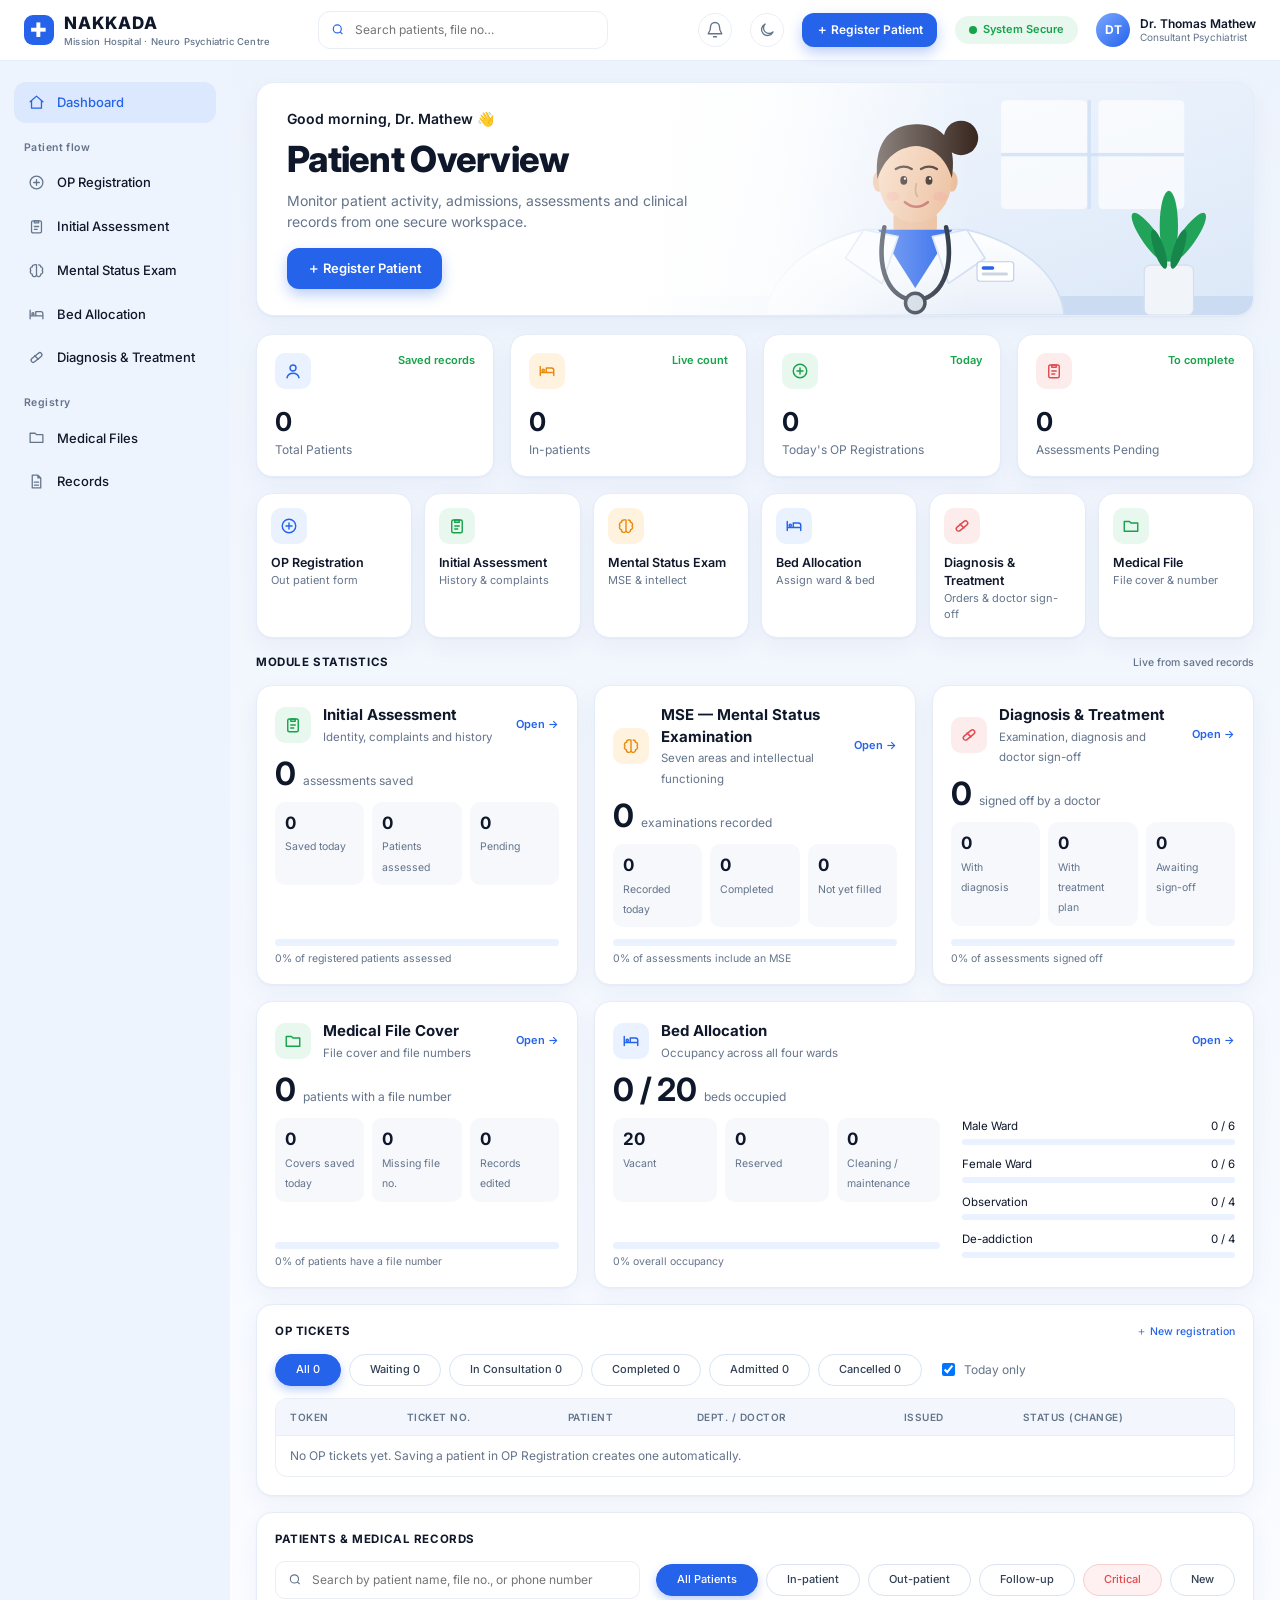
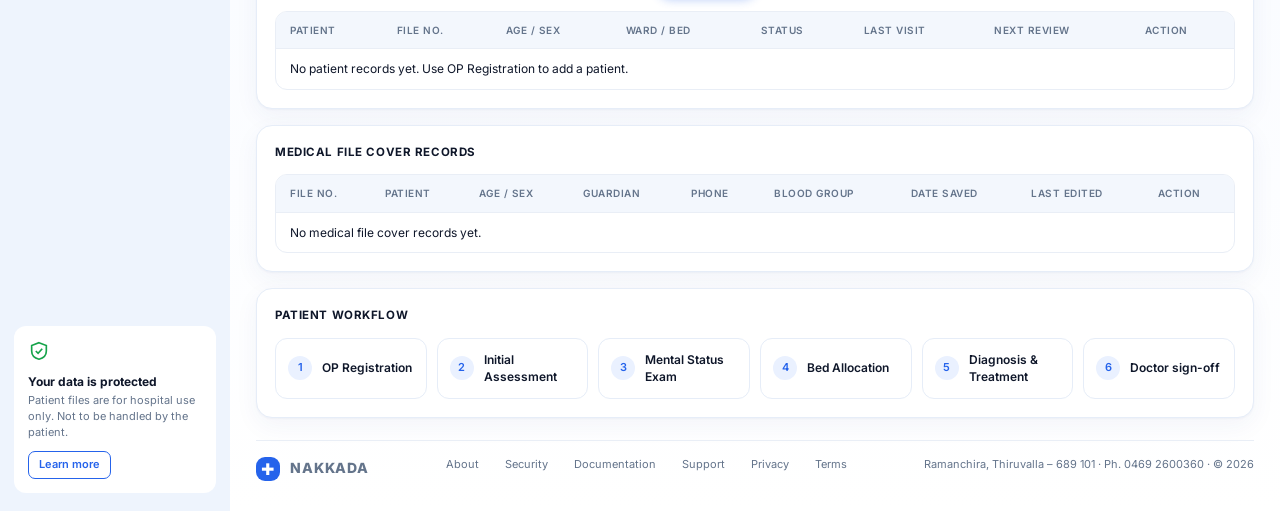
<file: nakkada-hospital-patient-forms/nakkada-hospital-portal/index.html>
<!DOCTYPE html>
<html lang="en"><head><meta charset="utf-8">
<meta name="viewport" content="width=device-width, initial-scale=1, viewport-fit=cover">
<title>Nakkada Mission Hospital – Patient Registry</title>
<link href="https://fonts.googleapis.com/css2?family=Inter:wght@400;500;600;700;800&display=swap" rel="stylesheet">
<style>
:root{--bg:#f6f8fc;--card:#fff;--line:#e9eef6;--tx:#0f172a;--mu:#64748b;--pr:#2563eb;--pr2:#eaf1ff;--gr:#16a34a;--gr2:#e8f8ee;--or:#ea8a0c;--or2:#fff3e0;--rd:#e5484d;--rd2:#fdecec;--sh:0 1px 2px rgba(30,58,138,.04),0 8px 24px rgba(30,58,138,.05);box-sizing:border-box;padding-top:env(safe-area-inset-top,0px);padding-bottom:env(safe-area-inset-bottom,0px)}
@media(prefers-color-scheme:dark){:root[data-theme="dark-off"]{--bg:#0b1220;--card:#111a2c;--line:#1f2b42;--tx:#e8eefc;--mu:#93a1bb;--pr:#5b8cff;--pr2:#15264d;--gr2:#10301f;--or2:#37270d;--rd2:#3a1618;--sh:none}}
:root[data-theme="dark"]{--bg:#0b1220;--card:#111a2c;--line:#1f2b42;--tx:#e8eefc;--mu:#93a1bb;--pr:#5b8cff;--pr2:#15264d;--gr2:#10301f;--or2:#37270d;--rd2:#3a1618;--sh:none}
*{box-sizing:border-box}html{scroll-padding-top:env(safe-area-inset-top,0px)}
body{margin:0;background:#fff;color-scheme:light;color:var(--tx);font:14px/1.45 Inter,system-ui,-apple-system,"Segoe UI",sans-serif}
button{font:inherit;cursor:pointer}
:focus-visible{outline:2px solid var(--pr);outline-offset:2px}
.top{position:sticky;top:env(safe-area-inset-top,0px);z-index:5;background:var(--card);border-bottom:1px solid var(--line);display:flex;align-items:center;gap:28px;padding:0 24px;height:60px}
.logo{display:flex;align-items:center;gap:10px;font-weight:800;letter-spacing:.06em;font-size:17px;white-space:nowrap}
.logo i{width:30px;height:30px;border-radius:9px;background:var(--pr);display:grid;place-items:center;color:#fff;font-style:normal;font-size:20px;line-height:1}
.logo small{display:block;font-size:9.5px;font-weight:500;letter-spacing:.02em;color:var(--mu)}
.tabs{display:flex;gap:26px;height:100%}
.tabs a{display:flex;align-items:center;color:var(--tx);text-decoration:none;font-size:12.5px;font-weight:500;border-bottom:2px solid transparent}
.tabs a.on{color:var(--pr);border-color:var(--pr)}
.sp{flex:1}
.search{display:flex;align-items:center;gap:8px;border:1px solid var(--line);border-radius:10px;padding:8px 12px;color:var(--mu);font-size:12px;width:230px;background:var(--card)}
.search input{border:0;outline:0;background:none;font:inherit;color:var(--tx);width:100%}
.ib{width:34px;height:34px;border-radius:50%;border:1px solid var(--line);background:var(--card);color:var(--mu);display:grid;place-items:center;position:relative}
.ib b{position:absolute;top:-2px;right:-2px;background:var(--rd);color:#fff;font-size:9px;border-radius:9px;padding:0 4px}
.me{display:flex;align-items:center;gap:10px;font-size:12px;font-weight:600;line-height:1.2}.me small{font-weight:400;color:var(--mu);display:block}
.av{width:34px;height:34px;border-radius:50%;background:linear-gradient(135deg,#7aa7ff,#2563eb);color:#fff;display:grid;place-items:center;font-weight:700;font-size:12px;flex:none}
.av.s{width:30px;height:30px;font-size:11px}
.shell{display:grid;grid-template-columns:230px 1fr;min-height:calc(100vh - 60px)}
.side{background:var(--card);border-right:1px solid var(--line);padding:18px 14px;display:flex;flex-direction:column;gap:3px}
.side h6{margin:14px 10px 4px;font-size:10.5px;font-weight:600;color:var(--mu);letter-spacing:.04em}
.side a{display:flex;align-items:center;gap:12px;padding:10px 12px;border-radius:10px;color:var(--tx);text-decoration:none;font-size:13px;font-weight:500}
.side a svg{width:17px;height:17px;stroke:var(--mu);fill:none;stroke-width:1.8;stroke-linecap:round;stroke-linejoin:round;flex:none}
.side a.on{background:var(--pr2);color:var(--pr)}.side a.on svg{stroke:var(--pr)}
.side a em{margin-left:auto;font-style:normal;font-size:10.5px;background:var(--pr2);color:var(--pr);border-radius:8px;padding:1px 7px;font-weight:600}
.prot{margin-top:auto;border:1px solid var(--line);border-radius:12px;padding:14px;font-size:11px;color:var(--mu)}
.prot b{display:block;color:var(--tx);font-size:12px;margin:6px 0 2px}
.prot button{margin-top:10px;border:1px solid var(--pr);background:none;color:var(--pr);border-radius:7px;padding:5px 10px;font-size:11px;font-weight:600}
main{padding:22px 26px 30px;min-width:0}
.hero{display:flex;justify-content:space-between;align-items:flex-start;gap:20px;margin-bottom:18px;position:relative}
.hero p{margin:0;color:var(--mu)}
.hero h1{margin:4px 0 6px;font-size:34px;letter-spacing:-.02em;font-weight:800}
.hero .g{font-size:14px;font-weight:600;color:var(--tx);margin-bottom:0}
.sec{display:inline-flex;align-items:center;gap:6px;font-size:11px;color:var(--gr);font-weight:500}.sec:before{content:"";width:8px;height:8px;border-radius:50%;background:var(--gr)}
.card{background:var(--card);border:1px solid var(--line);border-radius:14px;box-shadow:var(--sh);padding:18px}
.ct{font-size:11.5px;font-weight:700;letter-spacing:.05em;margin:0 0 14px;display:flex;justify-content:space-between;align-items:center}
.ct a{font-size:10.5px;font-weight:500;color:var(--pr);text-decoration:none;letter-spacing:0}
.stats{display:grid;grid-template-columns:repeat(4,1fr);gap:16px;margin-bottom:16px}
.stat{position:relative;overflow:hidden;min-height:128px}
.ico{width:36px;height:36px;border-radius:10px;display:grid;place-items:center;background:var(--pr2);color:var(--pr)}
.ico svg{width:18px;height:18px;stroke:currentColor;fill:none;stroke-width:1.9;stroke-linecap:round;stroke-linejoin:round}
.ico.g{background:var(--gr2);color:var(--gr)}.ico.o{background:var(--or2);color:var(--or)}.ico.r{background:var(--rd2);color:var(--rd)}
.stat .n{font-size:26px;font-weight:700;margin-top:14px;letter-spacing:-.01em}.stat .l{font-size:12px;color:var(--mu)}
.stat .d{position:absolute;top:18px;right:18px;font-size:11px;font-weight:600;color:var(--gr)}.stat .d.dn{color:var(--rd)}
.stat svg.sp2{position:absolute;right:14px;bottom:14px;width:46%;height:42px}
.qa{display:grid;grid-template-columns:repeat(6,1fr);gap:12px;margin-bottom:16px}
.qa button{background:var(--card);border:1px solid var(--line);border-radius:14px;padding:14px;text-align:left;color:var(--tx);box-shadow:var(--sh);display:flex;flex-direction:column;gap:10px;font-size:12.5px;font-weight:600}
.qa button small{display:block;font-weight:400;color:var(--mu);font-size:11px;margin-top:1px}
.qa button:hover{border-color:var(--pr)}
.pills{display:flex;gap:8px;flex-wrap:wrap}
.pill{border:0;border-radius:20px;padding:6px 16px;font-size:11px;font-weight:500;background:var(--pr2);color:var(--pr)}
.pill.on{background:var(--pr);color:#fff}
.dirbar{display:flex;gap:16px;align-items:center;margin-bottom:12px;flex-wrap:wrap}
.dirbar .search{flex:1;min-width:200px;width:auto}
.tw{overflow-x:auto;border:1px solid var(--line);border-radius:12px}
table{border-collapse:collapse;width:100%;min-width:760px}
th{font-size:10px;letter-spacing:.05em;color:var(--mu);font-weight:600;text-align:left;padding:11px 14px;background:var(--bg)}
td{padding:11px 14px;border-top:1px solid var(--line);font-size:12px}
tbody tr{cursor:pointer}tbody tr:hover,tbody tr.on{background:var(--pr2)}
.pt{display:flex;align-items:center;gap:10px;font-weight:600}
.st{display:inline-flex;align-items:center;gap:5px;border-radius:12px;padding:2px 9px;font-size:10.5px;font-weight:600}
.st:before{content:"";width:6px;height:6px;border-radius:50%;background:currentColor}
.st.a{background:var(--gr2);color:var(--gr)}.st.f{background:var(--or2);color:var(--or)}.st.c{background:var(--rd2);color:var(--rd)}.st.n{background:var(--pr2);color:var(--pr)}
.grid3{display:grid;grid-template-columns:1.35fr 1.1fr 1fr;gap:16px;margin-top:16px;align-items:start}
.phead{display:flex;gap:16px;align-items:center;margin-bottom:14px}
.phead .av{width:68px;height:68px;font-size:22px}
.phead h2{margin:0;font-size:20px;display:inline-block;margin-right:8px}
.meta{display:grid;grid-template-columns:repeat(3,1fr);gap:12px;font-size:11px;color:var(--mu);margin-bottom:14px}.meta b{display:block;color:var(--tx);font-size:13px;margin-top:1px}
.ptabs{display:flex;gap:22px;border-bottom:1px solid var(--line);margin-bottom:14px;overflow-x:auto}
.ptabs button{background:none;border:0;padding:8px 0;font-size:11.5px;color:var(--mu);border-bottom:2px solid transparent;white-space:nowrap}
.ptabs button.on{color:var(--pr);border-color:var(--pr);font-weight:600}
.vit{display:grid;grid-template-columns:repeat(2,1fr);gap:10px;margin-bottom:16px}
.vit div,.kv div{background:var(--bg);border-radius:10px;padding:10px 12px;font-size:11px;color:var(--mu)}
.vit b{display:block;font-size:19px;color:var(--tx);margin-top:2px}
.kv{display:grid;grid-template-columns:1fr 1fr;gap:8px;margin-bottom:14px}.kv b{display:block;color:var(--tx);font-size:12.5px;font-weight:600}
.tl{position:relative;padding-left:30px;margin:0;list-style:none}
.tl:before{content:"";position:absolute;left:11px;top:6px;bottom:6px;width:1px;background:var(--line)}
.tl li{position:relative;margin-bottom:14px;font-size:12px}
.tl li i{position:absolute;left:-30px;top:0;width:22px;height:22px;border-radius:50%;background:var(--pr2);border:1px solid var(--pr);display:block}
.tl small{color:var(--mu);display:block;font-size:10.5px}
.rec{display:flex;align-items:center;gap:12px;border:1px solid var(--line);border-radius:12px;padding:10px 12px;margin-bottom:10px}
.rec .ico{width:34px;height:34px}.rec div{flex:1;font-size:12px;font-weight:600}.rec small{display:block;color:var(--mu);font-weight:400;font-size:10.5px}
.rec button{border:1px solid var(--line);background:var(--bg);border-radius:7px;font-size:10.5px;padding:4px 12px;color:var(--pr);font-weight:600}
.prog{display:flex;flex-direction:column;gap:9px}
.prog div{display:flex;align-items:center;gap:10px;font-size:12px}
.prog i{width:18px;height:18px;border-radius:50%;border:1.5px solid var(--line);display:grid;place-items:center;font-size:10px;font-style:normal;flex:none}
.prog .d i{background:var(--gr);border-color:var(--gr);color:#fff}.prog .p i{border-color:var(--pr);background:var(--pr2)}
.prog span{margin-left:auto;font-size:10.5px;color:var(--mu)}
.beds{display:grid;grid-template-columns:repeat(6,1fr);gap:7px;margin:10px 0 12px}
.bed{aspect-ratio:1.25;border-radius:8px;font-size:10px;font-weight:600;display:grid;place-items:center;border:1px solid transparent;cursor:pointer}
.bed.o{background:var(--pr2);color:var(--pr)}.bed.v{background:var(--gr2);color:var(--gr)}.bed.r{background:var(--or2);color:var(--or)}.bed.x{background:var(--rd2);color:var(--rd)}
.bed:hover{border-color:currentColor}
.leg{display:flex;gap:12px;flex-wrap:wrap;font-size:10.5px;color:var(--mu)}.leg i{display:inline-block;width:9px;height:9px;border-radius:3px;margin-right:4px}
.wb{margin-bottom:11px;font-size:11.5px}.wb div{display:flex;justify-content:space-between;margin-bottom:4px}
.wb u{display:block;height:6px;border-radius:4px;background:var(--pr2);text-decoration:none;overflow:hidden}.wb u i{display:block;height:100%;background:var(--pr);border-radius:4px}
.act{display:flex;gap:12px;align-items:center;padding:9px 0;border-top:1px solid var(--line);font-size:12px}.act:first-of-type{border-top:0}
.act i{width:16px;height:16px;border-radius:50%;border:1.5px solid var(--line);flex:none}.act small{display:block;color:var(--mu);font-size:10.5px}.act div{flex:1}
.tag{font-size:10px;font-weight:600;border-radius:10px;padding:2px 10px}.tag.h{background:var(--rd2);color:var(--rd)}.tag.m{background:var(--or2);color:var(--or)}.tag.l{background:var(--gr2);color:var(--gr)}
.ap{display:flex;gap:14px;border:1px solid var(--line);border-radius:12px;padding:10px 12px;margin-bottom:10px;align-items:center;font-size:12px}
.ap .dt{width:48px;text-align:center;background:var(--pr2);color:var(--pr);border-radius:9px;padding:5px 0;font-size:10px;font-weight:600}.dt b{display:block;font-size:18px;line-height:1.1}.ap small{display:block;color:var(--mu);font-size:11px}
.btn{width:100%;border:1px solid var(--pr);background:none;color:var(--pr);border-radius:9px;padding:9px;font-size:11px;font-weight:600;letter-spacing:.04em}
.row2{display:grid;grid-template-columns:1fr 1.6fr;gap:16px;margin-top:16px}
.perf{display:grid;grid-template-columns:repeat(2,1fr);gap:12px}.perf div{border:1px solid var(--line);border-radius:12px;padding:14px;font-size:12px;color:var(--mu)}.perf b{display:block;font-size:22px;color:var(--tx);margin:8px 0 2px}.perf em{font-style:normal;font-size:11px;color:var(--gr);font-weight:600}.perf em.dn{color:var(--rd)}
.bars{display:flex;align-items:flex-end;gap:14px;height:150px;padding-top:10px;border-bottom:1px solid var(--line)}
.bars>div{flex:1;display:flex;align-items:flex-end;gap:3px;height:100%}.bars i{flex:1;border-radius:3px 3px 0 0;background:var(--pr)}.bars i:nth-child(2){background:#22c3b0}.bars i:nth-child(3){background:#a78bfa}
.bl{display:flex;gap:14px;font-size:10.5px;color:var(--mu);margin-top:6px}.bl span{flex:1;text-align:center}
.pb{margin-top:16px;background:var(--pr2);border-radius:14px;padding:18px;display:flex;gap:14px;align-items:center}
.pb .ico{background:var(--pr);color:#fff;width:46px;height:46px;border-radius:50%}.pb b{font-size:14px;letter-spacing:.02em}.pb small{display:block;color:var(--mu);font-size:10.5px}
footer{margin-top:22px;padding-top:16px;border-top:1px solid var(--line);display:flex;justify-content:space-between;gap:16px;flex-wrap:wrap;font-size:11px;color:var(--mu)}
footer nav{display:flex;gap:26px}
@media(max-width:1180px){.grid3{grid-template-columns:1fr 1fr}.grid3>:first-child{grid-column:1/-1}.qa{grid-template-columns:repeat(3,1fr)}.stats{grid-template-columns:1fr 1fr}}
@media(max-width:860px){.shell{grid-template-columns:1fr}.side{display:none}.tabs,.search.t{display:none}.me span{display:none}.grid3,.row2{grid-template-columns:1fr}.top{gap:12px;padding:0 14px}main{padding:16px 14px}.hero h1{font-size:26px}}
@media(max-width:520px){.stats{grid-template-columns:1fr}.qa{grid-template-columns:1fr 1fr}.meta{grid-template-columns:1fr 1fr}}

body{background:linear-gradient(180deg,#edf3fc,#f7faff 60%,#fff)}
.top{border-bottom:0;box-shadow:0 1px 0 #e6edf8;gap:18px}
.search.t{width:290px;margin-left:30px;border-radius:12px}
.pill2{background:#e8f8ee;border-radius:20px;padding:6px 14px;font-weight:600}
.side{background:#eef4fd;border-right:0;padding-top:22px}
.side a{padding:11px 14px;border-radius:12px}
.side a.on{background:#dce8fd}
.prot{background:#fff;border:0}
.hero{display:block;border-radius:18px;overflow:hidden;min-height:180px;padding:26px 30px;margin-bottom:18px;background:linear-gradient(90deg,#fff 38%,rgba(255,255,255,.85) 52%,rgba(255,255,255,0) 72%),url([data-uri]) right center/auto 100% no-repeat,#fff;border:1px solid #e6edf8;box-shadow:var(--sh)}
.hero h1{font-size:36px}
.card,.stat,.qa button{border-radius:16px;border-color:#e6edf8}
.pill{background:#fff;border:1px solid #d9e4f5;color:#334155;padding:7px 20px;font-weight:500}
.pill.on{background:#2563eb;border-color:#2563eb;color:#fff;box-shadow:0 4px 10px rgba(37,99,235,.3)}
.pill[data-f=c]{background:#fff1f1;border-color:#f8cfcf;color:#e5484d}
.st{border:1px solid rgba(0,0,0,.08)}
img.av{object-fit:cover;background:#dbe7fb;display:block}
thead th{background:#f3f7fd}
@media(max-width:860px){.hero{background-size:auto 100%;padding:20px}.hero p{max-width:70%}}

button{position:relative;overflow:hidden;transition:transform .12s,box-shadow .15s,background .15s}
button:active{transform:scale(.97)}
.rp{position:absolute;border-radius:50%;background:rgba(37,99,235,.28);transform:scale(0);animation:rp .55s ease-out forwards;pointer-events:none}
.rb .rp,.pill.on .rp,.b1 .rp{background:rgba(255,255,255,.4)}
@keyframes rp{to{transform:scale(4);opacity:0}}
@media(prefers-reduced-motion:reduce){.rp{display:none}}
.rb{margin-top:16px;border:0;background:#2563eb;color:#fff;border-radius:12px;padding:11px 20px;font-weight:600;font-size:13px;box-shadow:0 6px 14px rgba(37,99,235,.3)}
.rb:hover{background:#1d4fd8}.rb.sm{margin:0;padding:8px 14px;font-size:12px;white-space:nowrap}
.flow{display:grid;grid-template-columns:repeat(6,1fr);gap:10px}
.flow button{border:1px solid #e6edf8;background:#fff;border-radius:12px;padding:12px;text-align:left;font-size:12px;font-weight:600;color:var(--tx);display:flex;gap:10px;align-items:center}
.flow button i{width:24px;height:24px;border-radius:50%;background:var(--pr2);color:var(--pr);display:grid;place-items:center;font-style:normal;font-size:11px;flex:none}
.flow button:hover,.qa button:hover{border-color:var(--pr);box-shadow:0 6px 16px rgba(37,99,235,.12)}
.mods{display:grid;grid-template-columns:repeat(2,1fr);gap:16px;margin-top:16px;align-items:start}
.mods .wide{grid-column:1/-1}
.mh{display:flex;gap:12px;align-items:center;margin-bottom:16px}.mh h3{margin:0;font-size:15px}.mh small{color:var(--mu);font-size:11.5px}
.fg{display:grid;grid-template-columns:repeat(2,1fr);gap:12px 14px}.wide .fg{grid-template-columns:repeat(3,1fr)}
.f{display:flex;flex-direction:column;gap:5px;font-size:11.5px;font-weight:600;color:#334155}.f.full{grid-column:1/-1}
.f input,.f textarea{font:inherit;font-weight:400;border:1px solid #d9e4f5;border-radius:10px;padding:9px 11px;background:#fff;color:var(--tx);width:100%}
.f textarea{min-height:64px;resize:vertical}.f input:focus,.f textarea:focus{outline:2px solid var(--pr);border-color:transparent}
.ch{display:flex;gap:8px;flex-wrap:wrap}.ch button{border:1px solid #d9e4f5;background:#fff;border-radius:10px;padding:8px 16px;font-size:12px;color:#334155}
.ch button:hover{border-color:var(--pr);color:var(--pr)}
.mf{display:flex;gap:10px;margin-top:16px;justify-content:flex-end;align-items:center;flex-wrap:wrap}.mf p{margin:0 auto 0 0;font-size:10.5px;color:var(--mu);max-width:60%}
.mf button{border-radius:10px;padding:9px 18px;font-size:12px;font-weight:600;border:1px solid #d9e4f5;background:#fff;color:#334155}
.mf .b1{background:#2563eb;border-color:#2563eb;color:#fff}
@media(max-width:1180px){.flow{grid-template-columns:repeat(3,1fr)}.wide .fg{grid-template-columns:repeat(2,1fr)}}
@media(max-width:860px){.mods{grid-template-columns:1fr}.rb.sm{display:none}}
@media(max-width:520px){.flow,.fg,.wide .fg{grid-template-columns:1fr}}

/* Bilingual patient forms – uses the dashboard's existing palette and components */
.page-view{display:none;}
.page-view.active{display:block;}
body.form-reg main> :not(.page-view),body.form-assess main> :not(.page-view){display:none!important;}
body.form-reg main,body.form-assess main{padding-top:22px;}
.form-head{display:flex;align-items:flex-start;justify-content:space-between;gap:16px;margin-bottom:18px;}
.form-head h1{font-size:28px;margin:4px 0 5px;letter-spacing:-.02em;}
.form-head p{margin:0;color:var(--mu);font-size:12px;}
.form-actions{display:flex;gap:9px;flex-wrap:wrap;}
.form-actions button,.form-submit button{border:1px solid #d9e4f5;background:#fff;color:#334155;border-radius:10px;padding:9px 15px;font-size:12px;font-weight:600;}
.form-actions .primary,.form-submit .primary{background:#2563eb;border-color:#2563eb;color:#fff;}
.form-panel{background:var(--card);border:1px solid #e6edf8;border-radius:16px;box-shadow:var(--sh);padding:20px;margin-bottom:16px;}
.form-panel h2{font-size:14px;margin:0 0 4px;font-weight:700;}
.form-panel .sub{font-size:11px;color:var(--mu);margin:0 0 16px;}
.form-grid{display:grid;grid-template-columns:repeat(2,minmax(0,1fr));gap:13px 16px;}
.form-field{display:flex;flex-direction:column;gap:5px;min-width:0;font-size:12px;font-weight:600;color:#334155;}
.form-field.full{grid-column:1/-1;}
.form-field .ml{font-weight:400;color:var(--mu);font-size:11px;}
.form-field input,.form-field select,.form-field textarea{width:100%;border:1px solid #d9e4f5;border-radius:10px;padding:10px 11px;background:#fff;color:#0f172a;font:400 12px Inter,system-ui,sans-serif;min-height:39px;}
.form-field textarea{min-height:82px;resize:vertical;}
.form-field input:focus,.form-field select:focus,.form-field textarea:focus{outline:2px solid var(--pr);border-color:transparent;}
.choice-row{display:flex;gap:8px;flex-wrap:wrap;}
.choice{display:inline-flex;align-items:center;gap:7px;border:1px solid #d9e4f5;border-radius:9px;padding:8px 11px;background:#fff;font-weight:500;color:#334155;}
.choice input{width:auto;min-height:0;accent-color:#2563eb;}
.consent{display:flex;align-items:flex-start;gap:9px;font-size:11px;color:#334155;line-height:1.5;}
.consent input{margin-top:3px;accent-color:#2563eb;}
.form-submit{display:flex;justify-content:flex-end;gap:9px;flex-wrap:wrap;margin-top:16px;}
.form-note{font-size:10.5px;color:var(--mu);margin:12px 0 0;}
.form-status{display:none;margin:12px 0 0;padding:10px 12px;border-radius:10px;background:#e8f8ee;color:#166534;font-size:12px;}
.form-status.show{display:block;}
/* OP registration: crisp, aligned field rows on desktop and stacked cards on mobile. */
#registration-page .form-panel{padding:0;overflow:hidden;}
#registration-page .form-panel>h2,#registration-page .form-panel>.sub{margin-left:20px;margin-right:20px;}
#registration-page .form-panel>h2{margin-top:18px;}
#registration-page .form-panel>.sub{margin-bottom:14px;}
#registration-page .form-grid{display:grid;grid-template-columns:repeat(2,minmax(0,1fr));gap:0;border-top:1px solid var(--line);}
#registration-page .form-field{display:grid;grid-template-columns:minmax(150px,.85fr) minmax(0,1.15fr);align-items:center;gap:12px;padding:12px 16px;border-bottom:1px solid var(--line);min-height:66px;}
#registration-page .form-field:nth-child(odd){border-right:1px solid var(--line);}
#registration-page .form-field.full{grid-column:1/-1;grid-template-columns:minmax(150px,.425fr) minmax(0,1.575fr);border-right:0;}
#registration-page .form-field .ml{display:block;margin-top:2px;}
#registration-page .choice-row{gap:6px;}
#registration-page .choice{padding:7px 9px;font-size:11px;}
#registration-page .form-note{margin:12px 20px 18px;}
#registration-page .consent{margin:0 20px;padding-bottom:10px;}
#registration-page .form-grid[style]{margin:0 20px 18px;border-top:0;gap:12px;}
#registration-page .form-grid[style] .form-field{border:0;padding:8px 0;}
@media(max-width:900px){#registration-page .form-field{grid-template-columns:1fr;gap:6px;align-content:center;padding:11px 13px;}}
@media(max-width:700px){.form-grid{grid-template-columns:1fr;}#registration-page .form-grid{grid-template-columns:1fr;}#registration-page .form-field,#registration-page .form-field.full{grid-column:auto;grid-template-columns:minmax(115px,.8fr) minmax(0,1.2fr);border-right:0;padding:11px 14px;}#registration-page .form-field:nth-child(odd){border-right:0;}.form-field.full{grid-column:auto;}.form-head{display:block}.form-actions{margin-top:12px}}
@media(max-width:460px){#registration-page .form-field,#registration-page .form-field.full{grid-template-columns:1fr;gap:6px}.form-panel{padding:15px}}

</style>
<link rel="stylesheet" href="nakkada-extra.css">
<style>
.tk-tools{display:flex;gap:16px;align-items:center;margin-bottom:12px;flex-wrap:wrap}
.tk-tools label{font-size:12px;color:var(--mu);display:flex;gap:6px;align-items:center}
#tkBody tr{cursor:default}

/* Module statistics */
.ms-sub{font-size:10.5px;font-weight:500;color:var(--mu);letter-spacing:0}
.msg{display:grid;grid-template-columns:repeat(3,minmax(0,1fr));gap:16px;align-items:stretch}
.ms-card{display:flex;flex-direction:column}
.ms-wide{grid-column:span 2}
.ms-card .mh{margin-bottom:10px}.ms-card .mh>div:nth-child(2){flex:1;min-width:0}
.ms-open{font-size:11px;font-weight:600;color:var(--pr);text-decoration:none;white-space:nowrap}.ms-open:hover{text-decoration:underline}
.ms-big{display:flex;align-items:baseline;gap:8px;margin:2px 0 12px}.ms-big b{font-size:32px;letter-spacing:-.02em;line-height:1}.ms-big span{font-size:12px;color:var(--mu)}
.ms-mini{display:grid;grid-template-columns:repeat(3,1fr);gap:8px;margin-bottom:12px}
.ms-mini>div{background:var(--bg);border-radius:10px;padding:9px 10px}.ms-mini b{display:block;font-size:17px}.ms-mini span{font-size:10.5px;color:var(--mu)}
.ms-bar{margin-top:auto}.ms-bar u{display:block;height:7px;border-radius:5px;background:var(--pr2);overflow:hidden;text-decoration:none}.ms-bar u i{display:block;height:100%;background:var(--pr);border-radius:5px;transition:width .4s}
.ms-bar small{display:block;margin-top:5px;font-size:10.5px;color:var(--mu)}
.ms-split{display:grid;grid-template-columns:1.2fr 1fr;gap:22px;flex:1}
.ms-split>div:first-child{display:flex;flex-direction:column}
.ms-wards>div{margin-bottom:11px;font-size:11.5px}.ms-wards>div>div{display:flex;justify-content:space-between;margin-bottom:4px}
.ms-wards u{display:block;height:6px;border-radius:4px;background:var(--pr2);overflow:hidden;text-decoration:none}.ms-wards u i{display:block;height:100%;background:var(--pr);border-radius:4px}
td .nke-btn{display:inline-block;text-decoration:none;order:0}
@media(max-width:1180px){.msg{grid-template-columns:repeat(2,minmax(0,1fr))}}
@media(max-width:860px){.msg{grid-template-columns:1fr}.ms-wide{grid-column:auto}.ms-split{grid-template-columns:1fr}}
</style><link rel="stylesheet" href="nakkada-theme.css">
<script src="nakkada-theme.js"></script>
</head><body>
<svg width="0" height="0" style="position:absolute"><defs>
<symbol id="i-home" viewBox="0 0 24 24"><path d="M3 11l9-8 9 8M5 10v10h14V10"/></symbol>
<symbol id="i-user" viewBox="0 0 24 24"><circle cx="12" cy="8" r="4"/><path d="M4 21c1-4 4-6 8-6s7 2 8 6"/></symbol>
<symbol id="i-plus" viewBox="0 0 24 24"><circle cx="12" cy="12" r="9"/><path d="M12 8v8M8 12h8"/></symbol>
<symbol id="i-clip" viewBox="0 0 24 24"><rect x="5" y="4" width="14" height="17" rx="2"/><path d="M9 4h6v3H9zM9 12h6M9 16h4"/></symbol>
<symbol id="i-brain" viewBox="0 0 24 24"><path d="M9 4a3 3 0 00-3 3 3 3 0 00-2 5 3 3 0 002 5 3 3 0 006 1V4a3 3 0 00-3 0zM15 4a3 3 0 013 3 3 3 0 012 5 3 3 0 01-2 5 3 3 0 01-6 1"/></symbol>
<symbol id="i-bed" viewBox="0 0 24 24"><path d="M3 18V6M3 14h18v4M21 14v-3a3 3 0 00-3-3h-7v6"/><circle cx="7" cy="11" r="1.5"/></symbol>
<symbol id="i-pill" viewBox="0 0 24 24"><rect x="3" y="9" width="18" height="6" rx="3" transform="rotate(-40 12 12)"/><path d="M9.5 9.5l5 5"/></symbol>
<symbol id="i-file" viewBox="0 0 24 24"><path d="M6 3h8l4 4v14H6zM14 3v4h4M9 13h6M9 17h6"/></symbol>
<symbol id="i-chart" viewBox="0 0 24 24"><path d="M4 20V4M4 20h16M8 15l4-4 3 3 5-6"/></symbol>
<symbol id="i-msg" viewBox="0 0 24 24"><path d="M4 5h16v11H9l-5 4z"/></symbol>
<symbol id="i-cal" viewBox="0 0 24 24"><rect x="4" y="5" width="16" height="16" rx="2"/><path d="M8 3v4M16 3v4M4 10h16"/></symbol>
<symbol id="i-shield" viewBox="0 0 24 24"><path d="M12 3l8 3v6c0 5-4 8-8 9-4-1-8-4-8-9V6z"/><path d="M8.5 12l2.5 2.5 4.5-5"/></symbol>
<symbol id="i-lock" viewBox="0 0 24 24"><rect x="5" y="11" width="14" height="10" rx="2"/><path d="M8 11V8a4 4 0 018 0v3"/></symbol>
<symbol id="i-bell" viewBox="0 0 24 24"><path d="M6 17V11a6 6 0 0112 0v6l2 2H4zM10 21h4"/></symbol>
<symbol id="i-search" viewBox="0 0 24 24"><circle cx="11" cy="11" r="7"/><path d="M20 20l-4-4"/></symbol>
<symbol id="i-folder" viewBox="0 0 24 24"><path d="M3 6h7l2 2h9v11H3z"/></symbol>
</defs></svg>

<header class="top">
 <div class="logo"><i>✚</i><div>NAKKADA<small>Mission Hospital · Neuro Psychiatric Centre</small></div></div>
  <label class="search t"><svg width="15" height="15" class="ico" style="background:none;width:15px;height:15px"><use href="#i-search" stroke="currentColor" fill="none" stroke-width="2"/></svg><input id="q2" placeholder="Search patients, file no…" aria-label="Search"></label>
 <div class="sp"></div>
 <button class="ib" aria-label="Notifications"><svg width="18" height="18" viewBox="0 0 24 24" fill="none" stroke="currentColor" stroke-width="1.8" stroke-linecap="round" stroke-linejoin="round"><path d="M18 8a6 6 0 0 0-12 0c0 7-3 7-3 9h18c0-2-3-2-3-9"/><path d="M10 21h4"/></svg></button>
 <button class="rb sm" id="rb0" onclick="window.location.href='op-registration.html'">＋ Register Patient</button>
 <span class="sec pill2">System Secure</span>
 <div class="me"><div class="av">DT</div><span>Dr. Thomas Mathew<small>Consultant Psychiatrist</small></span></div>
</header>

<div class="shell">
<aside class="side" aria-label="Sections">
 <a class="on" href="#dashboard" data-page="home"><svg><use href="#i-home"/></svg>Dashboard</a>
 <h6>Patient flow</h6>
 <a href="op-registration.html"><svg><use href="#i-plus"/></svg>OP Registration</a>
 <a href="initial-assessment.html"><svg><use href="#i-clip"/></svg>Initial Assessment</a>
 <a href="mental-status-exam.html"><svg><use href="#i-brain"/></svg>Mental Status Exam</a>
 <a href="bed-allocation.html"><svg><use href="#i-bed"/></svg>Bed Allocation</a>
 <a href="diagnosis-treatment.html"><svg><use href="#i-pill"/></svg>Diagnosis &amp; Treatment</a>
 <h6>Registry</h6>
 <a href="medical-files.html"><svg><use href="#i-folder"/></svg>Medical Files</a>
 <a href="records.html"><svg><use href="#i-file"/></svg>Records</a>
 <div class="prot"><svg width="22" height="22" viewBox="0 0 24 24" fill="none" stroke="#16a34a" stroke-width="1.8"><use href="#i-shield"/></svg><b>Your data is protected</b>Patient files are for hospital use only. Not to be handled by the patient.<br><button>Learn more</button></div>
</aside>

<main id="dashboard">

 <div class="hero"><div>
  <p class="g">Good morning, Dr. Mathew 👋</p>
  <h1>Patient Overview</h1>
  <p>Monitor patient activity, admissions, assessments and clinical<br>records from one secure workspace.</p><button class="rb" id="rb1" onclick="window.location.href='op-registration.html'">＋ Register Patient</button></div></div>

 <section class="stats" aria-label="Key figures">
  <div class="card stat"><div class="ico"><svg><use href="#i-user"/></svg></div><span class="d">Saved records</span><div class="n" id="stat-total">0</div><div class="l">Total Patients</div></div>
  <div class="card stat"><div class="ico o"><svg><use href="#i-bed"/></svg></div><span class="d">Live count</span><div class="n" id="stat-inpatient">0</div><div class="l">In-patients</div></div>
  <div class="card stat"><div class="ico g"><svg><use href="#i-plus"/></svg></div><span class="d">Today</span><div class="n" id="stat-today">0</div><div class="l">Today's OP Registrations</div></div>
  <div class="card stat"><div class="ico r"><svg><use href="#i-clip"/></svg></div><span class="d">To complete</span><div class="n" id="stat-pending">0</div><div class="l">Assessments Pending</div></div>
 </section>

 <section class="qa" aria-label="Quick actions">
  <button id="reg" onclick="window.location.href='op-registration.html'"><span class="ico"><svg><use href="#i-plus"/></svg></span><span>OP Registration<small>Out patient form</small></span></button>
  <button id="assess"><span class="ico g"><svg><use href="#i-clip"/></svg></span><span>Initial Assessment<small>History &amp; complaints</small></span></button>
  <button id="mse"><span class="ico o"><svg><use href="#i-brain"/></svg></span><span>Mental Status Exam<small>MSE &amp; intellect</small></span></button>
  <button id="beds"><span class="ico"><svg><use href="#i-bed"/></svg></span><span>Bed Allocation<small>Assign ward &amp; bed</small></span></button>
  <button id="tx"><span class="ico r"><svg><use href="#i-pill"/></svg></span><span>Diagnosis &amp; Treatment<small>Orders &amp; doctor sign-off</small></span></button>
  <button id="files"><span class="ico g"><svg><use href="#i-folder"/></svg></span><span>Medical File<small>File cover &amp; number</small></span></button>
 </section>

 <section id="modstats" aria-label="Module statistics" style="margin-bottom:16px"><h3 class="ct">MODULE STATISTICS <span class="ms-sub">Live from saved records</span></h3><div class="msg" id="msg"></div></section>

 <section class="card" id="tickets">
  <h3 class="ct">OP TICKETS <a href="op-registration.html">＋ New registration</a></h3>
  <div class="tk-tools"><div class="pills" id="tkPills"></div><label><input type="checkbox" id="tkToday" checked> Today only</label></div>
  <div class="tw"><table><thead><tr><th>TOKEN</th><th>TICKET NO.</th><th>PATIENT</th><th>DEPT. / DOCTOR</th><th>ISSUED</th><th>STATUS (CHANGE)</th></tr></thead><tbody id="tkBody"></tbody></table></div>
 </section>

 <section class="card" id="patients" style="margin-top:16px">
  <h3 class="ct">PATIENTS &amp; MEDICAL RECORDS</h3>
  <div class="dirbar">
   <label class="search"><svg width="15" height="15" viewBox="0 0 24 24" fill="none" stroke="currentColor" stroke-width="2"><use href="#i-search"/></svg><input id="q" placeholder="Search by patient name, file no., or phone number" aria-label="Search directory"></label>
   <div class="pills" id="pills"><button class="pill on" data-f="all">All Patients</button><button class="pill" data-f="a">In-patient</button><button class="pill" data-f="o">Out-patient</button><button class="pill" data-f="f">Follow-up</button><button class="pill" data-f="c">Critical</button><button class="pill" data-f="n">New</button></div>
  </div>
  <div class="tw"><table><thead><tr><th>PATIENT</th><th>FILE NO.</th><th>AGE / SEX</th><th>WARD / BED</th><th>STATUS</th><th>LAST VISIT</th><th>NEXT REVIEW</th><th>ACTION</th></tr></thead><tbody id="tb"></tbody></table></div>
 </section>

 <section class="card" id="records" style="margin-top:16px">
  <h3 class="ct">MEDICAL FILE COVER RECORDS</h3>
  <div class="tw"><table><thead><tr><th>FILE NO.</th><th>PATIENT</th><th>AGE / SEX</th><th>GUARDIAN</th><th>PHONE</th><th>BLOOD GROUP</th><th>DATE SAVED</th><th>LAST EDITED</th><th>ACTION</th></tr></thead><tbody id="file-records"></tbody></table></div>
 </section>

 <section class="card" style="margin-top:16px"><h3 class="ct">PATIENT WORKFLOW</h3><div class="flow" id="flow"></div></section>
 
 
 <footer><div class="logo" style="font-size:14px"><i style="width:24px;height:24px;font-size:16px">✚</i>NAKKADA</div>
  <nav><a>About</a><a>Security</a><a>Documentation</a><a>Support</a><a>Privacy</a><a>Terms</a></nav>
  <span>Ramanchira, Thiruvalla – 689 101 · Ph. 0469 2600360 · © 2026</span></footer>
</main></div>

<script src="nakkada-data.js"></script>
<script>
const SL={a:["Active","a"],f:["Follow-up","f"],c:["Critical","c"],n:["New","n"]};
const readStore=(key)=>{try{return JSON.parse(localStorage.getItem(key)||'[]')}catch{return []}};
const rawPatients=readStore('nakkada_patients');
const rawAssessments=readStore('nakkada_assessments');
const todayKey=NK.dayKey();
const activeAdm=NK.activeAdmissions();
const P=rawPatients.map((r,i)=>{const ad=activeAdm.find(x=>x.patientId===r.patientId);const bw=ad&&NK.BEDS.find(b=>b.id===ad.bedId);return {
 n:r.patientName||r.coverPatientName||'Unnamed patient',id:r.patientId||r.fileNumber||`OP-${String(i+1).padStart(5,'0')}`,
 a:r.age||r.coverAge||'—',s:(r.sex||r.coverSex||'—').charAt(0),pid:r.patientId||'',w:ad?`${bw?bw.ward:'Ward'} · ${ad.bedId}`:'OPD',st:ad?'a':'n',l:(r.savedAt||'').slice(0,10)||'—',nx:'—',bg:r.bloodGroup||'—',g:r.guardianName||'',ph:r.mobile||r.coverPhone||'',type:ad?'i':'o',cc:'',ed:'',oc:'',rel:'',ms:'',sc:'',savedAt:r.savedAt||''
};});
let flt='all',qs='',sel=0;
function updateStats(){
 document.getElementById('stat-total').textContent=P.length;
 document.getElementById('stat-inpatient').textContent=P.filter(p=>p.type==='i').length;
 document.getElementById('stat-today').textContent=P.filter(p=>p.savedAt&&NK.dayKey(p.savedAt)===todayKey).length;
 const assessed=new Set(rawAssessments.map(a=>(a.patientName||'').trim().toLowerCase()));
 document.getElementById('stat-pending').textContent=P.filter(p=>!assessed.has(p.n.trim().toLowerCase())).length;
}
function detail(){const el=document.getElementById('detail');if(!el)return;const p=P[sel];if(!p){el.innerHTML='<p class="form-note">No patient records yet. Save an OP registration to get started.</p>';return;}el.textContent=`${p.n} · ${p.id} · ${p.a} / ${p.s} · ${p.ph}`;}
function table(){
 const tb=document.getElementById('tb');tb.replaceChildren();
 const matches=P.map((p,i)=>({p,i})).filter(({p})=>{
  const filterMatch=flt==='all'||(flt==='a'&&p.type==='i')||(flt==='o'&&p.type==='o')||flt===p.st;
  return filterMatch&&(p.n+' '+p.id+' '+p.ph).toLowerCase().includes(qs);
 });
 if(!matches.length){const tr=document.createElement('tr'),td=document.createElement('td');td.colSpan=8;td.textContent=P.length?'No patient records match this filter.':'No patient records yet. Use OP Registration to add a patient.';tr.appendChild(td);tb.appendChild(tr);return;}
 matches.forEach(({p,i})=>{const tr=document.createElement('tr');tr.tabIndex=0;if(i===sel)tr.className='on';
  const values=[p.n,p.id,`${p.a} / ${p.s}`,p.w,SL[p.st][0],p.l,p.nx];
  values.forEach((value,index)=>{const td=document.createElement('td');if(index===4){const badge=document.createElement('span');badge.className='st '+SL[p.st][1];badge.textContent=value;td.appendChild(badge);}else td.textContent=value;tr.appendChild(td);});
  const tda=document.createElement('td');if(p.pid){const ea=document.createElement('a');ea.className='nke-btn';ea.href='records.html?id='+encodeURIComponent(p.pid)+'&edit=patient';ea.textContent='✎ Edit';ea.setAttribute('aria-label','Edit '+p.n);ea.addEventListener('click',ev=>ev.stopPropagation());tda.appendChild(ea);}else tda.textContent='—';tr.appendChild(tda);
  const go=()=>{sel=i;table();detail();};tr.addEventListener('click',go);tr.addEventListener('keydown',e=>{if(e.key==='Enter')go();});tb.appendChild(tr);
 });
}
document.getElementById('pills').addEventListener('click',e=>{const b=e.target.closest('button');if(!b)return;flt=b.dataset.f;document.querySelectorAll('.pill').forEach(x=>x.classList.toggle('on',x===b));table();});
const qi=e=>{qs=e.target.value.toLowerCase();document.getElementById('q').value=document.getElementById('q2').value=e.target.value;table();};
document.getElementById('q').addEventListener('input',qi);document.getElementById('q2').addEventListener('input',qi);
function renderFileRecords(){
 const tbody=document.getElementById('file-records');if(!tbody)return;tbody.replaceChildren();
 const covers=readStore('nakkada_file_covers');
 if(!covers.length){const tr=document.createElement('tr'),td=document.createElement('td');td.colSpan=9;td.textContent='No medical file cover records yet.';tr.appendChild(td);tbody.appendChild(tr);return;}
 covers.forEach(r=>{const tr=document.createElement('tr');
  [r.fileNumber||'—',r.coverPatientName||r.patientName||'—',`${r.coverAge||r.age||'—'} / ${r.coverSex||r.sex||'—'}`,r.guardianName||'—',r.coverPhone||r.mobile||'—',r.bloodGroup||'—',(r.savedAt||'').slice(0,10)||'—',r.updatedAt?NK.fmtDT(r.updatedAt)+(r.updatedBy?' · '+r.updatedBy:''):'—'].forEach(value=>{const td=document.createElement('td');td.textContent=value;tr.appendChild(td);});
  const pt=rawPatients.find(x=>x.patientId&&(r.patientId?x.patientId===r.patientId:NK.nkey(x.patientName)===NK.nkey(r.patientName||r.coverPatientName)));
  const tda=document.createElement('td');if(pt){const ea=document.createElement('a');ea.className='nke-btn';ea.href='medical-files.html?id='+encodeURIComponent(pt.patientId)+'&edit=cover';ea.textContent='✎ Edit';ea.setAttribute('aria-label','Edit file cover of '+(r.coverPatientName||pt.patientName));tda.appendChild(ea);}else tda.textContent='—';tr.appendChild(tda);
  tbody.appendChild(tr);
 });
}
updateStats();table();detail();renderFileRecords();
/* ---- OP tickets ---- */
let tkF='all';
function renderTickets(){
 const only=document.getElementById('tkToday').checked,today=NK.dayKey();
 const all=NK.read(NK.K.tickets).slice().sort((a,b)=>(b.createdAt<a.createdAt?-1:1));
 const scope=all.filter(t=>!only||t.day===today);
 document.getElementById('tkPills').innerHTML=['all'].concat(NK.TICKET_STATUS).map(s=>`<button class="pill${tkF===s?' on':''}" data-s="${s}">${s==='all'?'All':s} ${s==='all'?scope.length:scope.filter(t=>t.status===s).length}</button>`).join('');
 const list=scope.filter(t=>tkF==='all'||t.status===tkF),tb=document.getElementById('tkBody');
 if(!list.length){tb.innerHTML=`<tr><td colspan="6" style="color:var(--mu)">${all.length?'No OP tickets match this view.':'No OP tickets yet. Saving a patient in OP Registration creates one automatically.'}</td></tr>`;return;}
 tb.innerHTML=list.map(t=>`<tr><td><span class="tk-token">${NK.esc(t.token)}</span></td><td>${NK.esc(t.id)}</td><td><a class="nk-link" href="records.html?id=${encodeURIComponent(t.patientId)}">${NK.esc(t.patientName||'—')}</a></td><td>${NK.esc(t.dept||'—')}</td><td>${NK.esc(t.day===today?NK.fmtT(t.createdAt):NK.fmtDT(t.createdAt))}</td><td><select class="tk-sel ${NK.TICKET_CLASS[t.status]||''}" data-id="${NK.esc(t.id)}" aria-label="Status of ${NK.esc(t.id)}">${NK.TICKET_STATUS.map(s=>`<option${s===t.status?' selected':''}>${s}</option>`).join('')}</select></td></tr>`).join('');
}
document.getElementById('tkBody').addEventListener('change',e=>{const sel=e.target.closest('select.tk-sel');if(!sel)return;NK.setTicketStatus(sel.dataset.id,sel.value);renderTickets();});
document.getElementById('tkPills').addEventListener('click',e=>{const b=e.target.closest('button');if(!b)return;tkF=b.dataset.s;renderTickets();});
document.getElementById('tkToday').addEventListener('change',renderTickets);
window.addEventListener('storage',renderTickets);
renderTickets();
const ST=["OP Registration","Initial Assessment","Mental Status Exam","Bed Allocation","Diagnosis & Treatment","Doctor sign-off"];
const STH=["op-registration.html","initial-assessment.html","mental-status-exam.html","bed-allocation.html","diagnosis-treatment.html","diagnosis-treatment.html"];
document.getElementById("flow").innerHTML=ST.map((s,i)=>`<button onclick="window.location.href='${STH[i]}'"><i>${i+1}</i>${s}</button>`).join("");
document.addEventListener("click",e=>{const b=e.target.closest("button");if(!b)return;
 const r=b.getBoundingClientRect(),d=Math.max(r.width,r.height),s=document.createElement("span");s.className="rp";
 s.style.cssText=`width:${d}px;height:${d}px;left:${e.clientX-r.left-d/2}px;top:${e.clientY-r.top-d/2}px`;b.appendChild(s);setTimeout(()=>s.remove(),600)});
document.querySelectorAll('a[href^="#"]').forEach(a=>a.addEventListener("click",e=>{if(!document.querySelector(a.getAttribute('href')))e.preventDefault();}));
document.addEventListener("submit",e=>e.preventDefault());


// Quick actions open the dedicated pages.
document.addEventListener('click',e=>{
 const b=e.target.closest('button');if(!b)return;
 const go={rb0:'op-registration.html',rb1:'op-registration.html',reg:'op-registration.html',assess:'initial-assessment.html',mse:'mental-status-exam.html',tx:'diagnosis-treatment.html',beds:'bed-allocation.html',files:'medical-files.html'}[b.id];
 if(go){e.preventDefault();window.location.href=go;}
});

/* ---- Module statistics (replaces the form cards) ---- */
function renderModuleStats(){
 const R=NK.read,K=NK.K,pats=R(K.patients),ass=R(K.assess),covers=R(K.covers),today=NK.dayKey();
 const isToday=iso=>!!iso&&NK.dayKey(iso)===today;
 const filled=(a,keys)=>keys.some(k=>String(a[k]==null?'':a[k]).trim());
 const MSE=['appearance','motorActivity','speechActivity','mood','alertness','thoughts','perceptions','orientation','memory','mathematicalAbility','abstractThinking','attitude'];
 const pct=(n,d)=>d?Math.round(n*100/d):0;
 const assessedNames=new Set(ass.map(a=>NK.nkey(a.patientName)));
 const assessedPatients=pats.filter(p=>assessedNames.has(NK.nkey(p.patientName))).length;
 const withMse=ass.filter(a=>filled(a,MSE)).length;
 const withDx=ass.filter(a=>filled(a,['diagnosis'])).length,withTx=ass.filter(a=>filled(a,['treatment'])).length,signed=ass.filter(a=>filled(a,['doctor'])).length;
 const withFile=pats.filter(p=>NK.fileOf(p).file.fileNumber).length;
 const edited=pats.concat(covers,ass).filter(r=>r.updatedAt).length;
 const bedState={occupied:0,vacant:0,reserved:0,cleaning:0,maintenance:0};
 NK.BEDS.forEach(b=>{const s=NK.bedInfo(b.id).state;bedState[s]=(bedState[s]||0)+1;});
 const wards=NK.WARDS.map(w=>({n:w.name,t:w.count,o:NK.BEDS.filter(b=>b.wardId===w.id&&NK.bedInfo(b.id).state==='occupied').length}));
 const mini=(a)=>`<div class="ms-mini">${a.map(([n,l])=>`<div><b>${n}</b><span>${l}</span></div>`).join('')}</div>`;
 const bar=(n,d,l,c)=>`<div class="ms-bar"><u><i style="width:${pct(n,d)}%;${c?'background:'+c:''}"></i></u><small>${pct(n,d)}% ${l}</small></div>`;
 const card=(o)=>`<section class="card ms-card${o.wide?' ms-wide':''}"><div class="mh"><span class="ico ${o.c||''}"><svg><use href="#${o.ic}"/></svg></span><div><h3>${o.t}</h3><small>${o.d}</small></div><a class="ms-open" href="${o.href}">Open →</a></div><div class="ms-big"><b>${o.n}</b><span>${o.nl}</span></div>${o.body}</section>`;
 const cards=[
  card({t:'Initial Assessment',d:'Identity, complaints and history',ic:'i-clip',c:'g',href:'initial-assessment.html',n:ass.length,nl:'assessments saved',
   body:mini([[ass.filter(a=>isToday(a.savedAt)).length,'Saved today'],[assessedPatients,'Patients assessed'],[Math.max(pats.length-assessedPatients,0),'Pending']])+bar(assessedPatients,pats.length,'of registered patients assessed')}),
  card({t:'MSE — Mental Status Examination',d:'Seven areas and intellectual functioning',ic:'i-brain',c:'o',href:'mental-status-exam.html',n:withMse,nl:'examinations recorded',
   body:mini([[ass.filter(a=>isToday(a.savedAt)&&filled(a,MSE)).length,'Recorded today'],[withMse,'Completed'],[ass.length-withMse,'Not yet filled']])+bar(withMse,ass.length,'of assessments include an MSE','var(--or)')}),
  card({t:'Diagnosis & Treatment',d:'Examination, diagnosis and doctor sign-off',ic:'i-pill',c:'r',href:'diagnosis-treatment.html',n:signed,nl:'signed off by a doctor',
   body:mini([[withDx,'With diagnosis'],[withTx,'With treatment plan'],[ass.length-signed,'Awaiting sign-off']])+bar(signed,ass.length,'of assessments signed off','var(--rd)')}),
  card({t:'Medical File Cover',d:'File cover and file numbers',ic:'i-folder',c:'g',href:'medical-files.html',n:withFile,nl:'patients with a file number',
   body:mini([[covers.filter(c=>isToday(c.savedAt)).length,'Covers saved today'],[Math.max(pats.length-withFile,0),'Missing file no.'],[edited,'Records edited']])+bar(withFile,pats.length,'of patients have a file number','var(--gr)')}),
  card({t:'Bed Allocation',d:'Occupancy across all four wards',ic:'i-bed',href:'bed-allocation.html',wide:true,n:bedState.occupied+' / '+NK.BEDS.length,nl:'beds occupied',
   body:`<div class="ms-split"><div>${mini([[bedState.vacant,'Vacant'],[bedState.reserved||0,'Reserved'],[(bedState.cleaning||0)+(bedState.maintenance||0),'Cleaning / maintenance']])}${bar(bedState.occupied,NK.BEDS.length,'overall occupancy')}</div><div class="ms-wards">${wards.map(w=>`<div><div><span>${w.n}</span><span>${w.o} / ${w.t}</span></div><u><i style="width:${pct(w.o,w.t)}%"></i></u></div>`).join('')}</div></div>`})
 ];
 document.getElementById('msg').innerHTML=cards.join('');
}
renderModuleStats();
window.addEventListener('storage',()=>{renderModuleStats();renderTickets();});

</script></body></html>
</file>
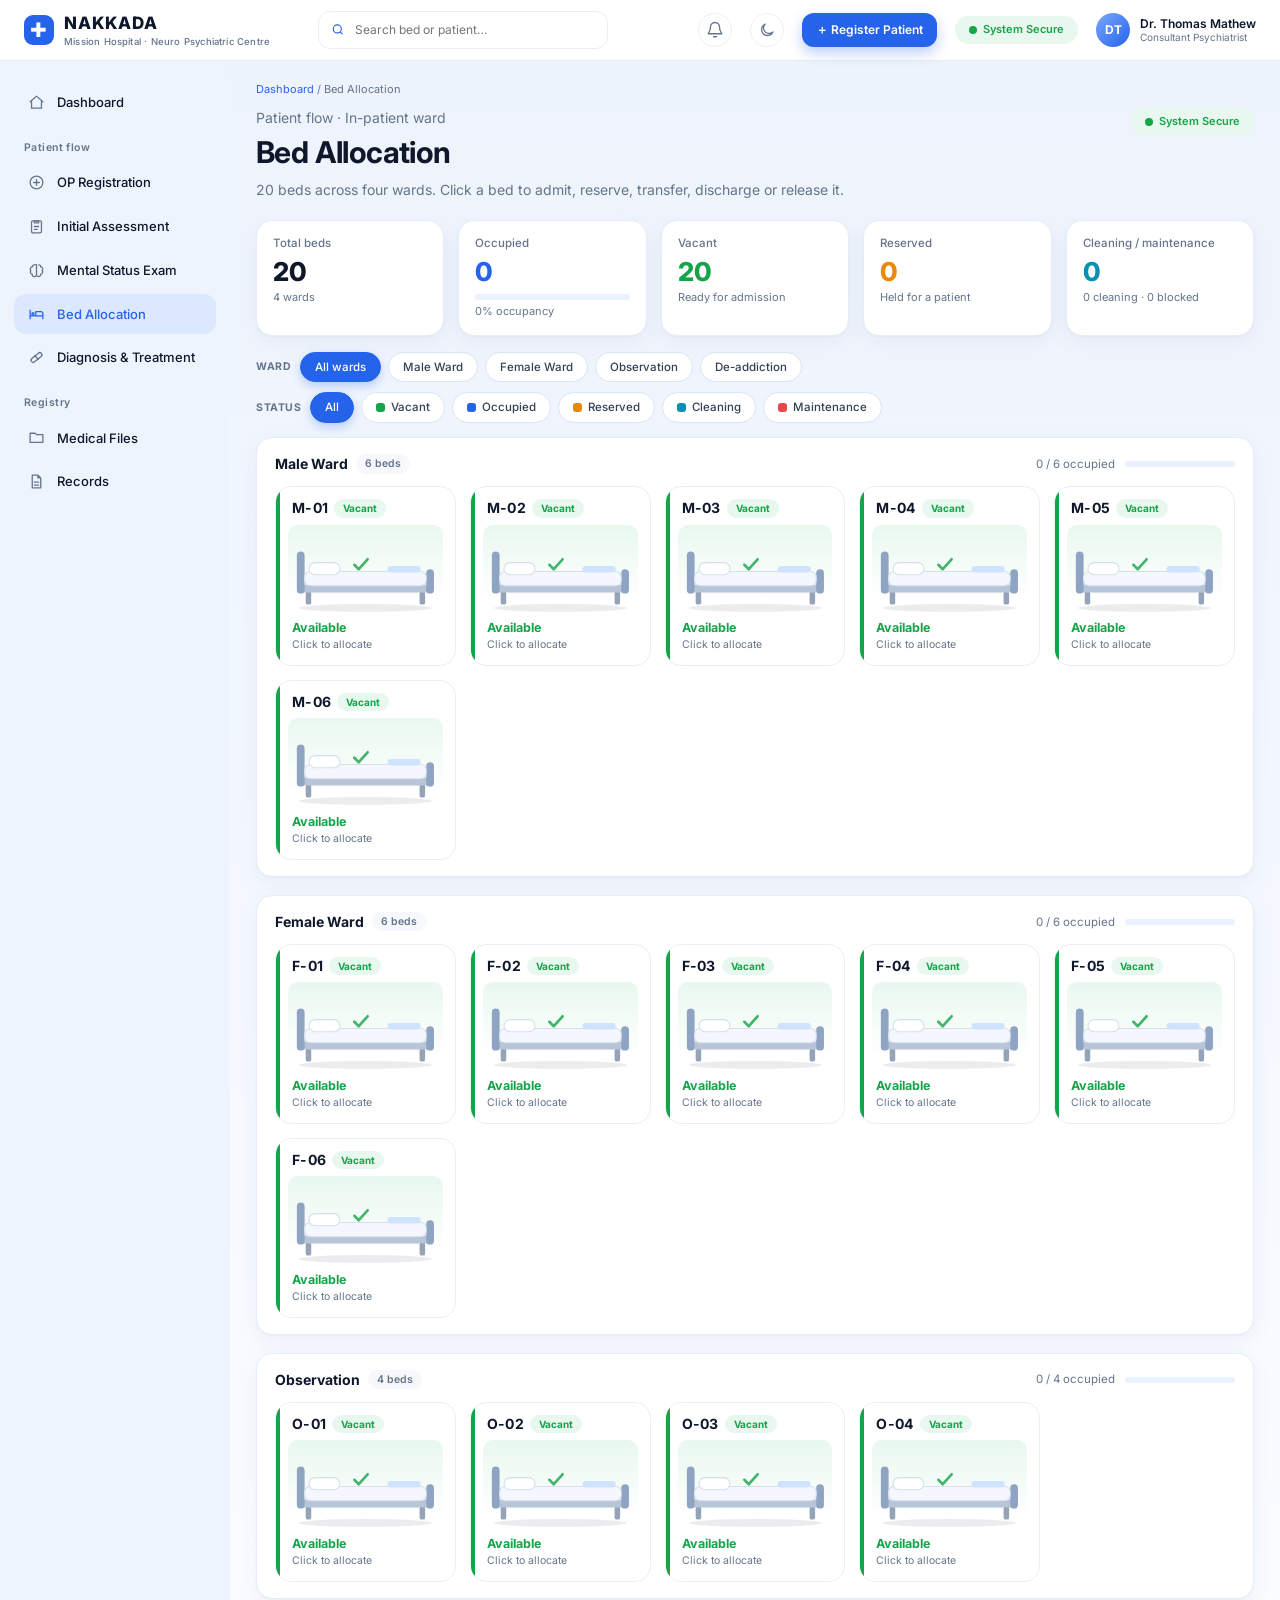
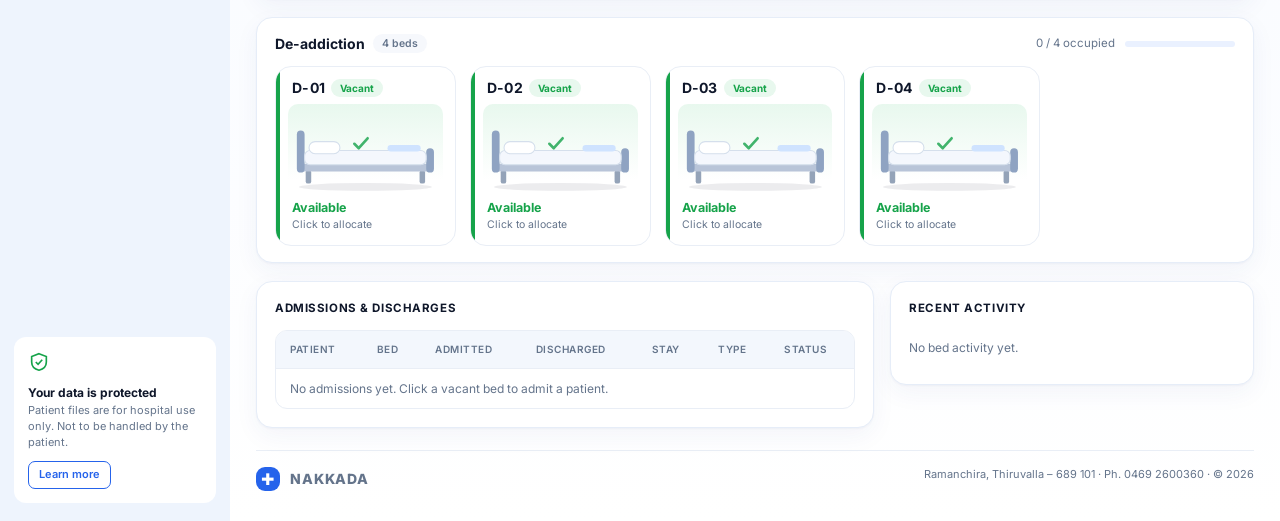
<file: nakkada-hospital-patient-forms/nakkada-hospital-portal/bed-allocation.html>
<!DOCTYPE html>
<html lang="en"><head><meta charset="utf-8"><meta name="viewport" content="width=device-width, initial-scale=1, viewport-fit=cover">
<title>Nakkada Mission Hospital – Bed Allocation</title>
<link href="https://fonts.googleapis.com/css2?family=Inter:wght@400;500;600;700;800&display=swap" rel="stylesheet">
<style>
:root{--bg:#f6f8fc;--card:#fff;--line:#e9eef6;--tx:#0f172a;--mu:#64748b;--pr:#2563eb;--pr2:#eaf1ff;--gr:#16a34a;--gr2:#e8f8ee;--or:#ea8a0c;--or2:#fff3e0;--rd:#e5484d;--rd2:#fdecec;--sh:0 1px 2px rgba(30,58,138,.04),0 8px 24px rgba(30,58,138,.05);box-sizing:border-box;padding-top:env(safe-area-inset-top,0px);padding-bottom:env(safe-area-inset-bottom,0px)}
@media(prefers-color-scheme:dark){:root[data-theme="dark-off"]{--bg:#0b1220;--card:#111a2c;--line:#1f2b42;--tx:#e8eefc;--mu:#93a1bb;--pr:#5b8cff;--pr2:#15264d;--gr2:#10301f;--or2:#37270d;--rd2:#3a1618;--sh:none}}
:root[data-theme="dark"]{--bg:#0b1220;--card:#111a2c;--line:#1f2b42;--tx:#e8eefc;--mu:#93a1bb;--pr:#5b8cff;--pr2:#15264d;--gr2:#10301f;--or2:#37270d;--rd2:#3a1618;--sh:none}
*{box-sizing:border-box}html{scroll-padding-top:env(safe-area-inset-top,0px)}
body{margin:0;background:#fff;color-scheme:light;color:var(--tx);font:14px/1.45 Inter,system-ui,-apple-system,"Segoe UI",sans-serif}
button{font:inherit;cursor:pointer}
:focus-visible{outline:2px solid var(--pr);outline-offset:2px}
.top{position:sticky;top:env(safe-area-inset-top,0px);z-index:5;background:var(--card);border-bottom:1px solid var(--line);display:flex;align-items:center;gap:28px;padding:0 24px;height:60px}
.logo{display:flex;align-items:center;gap:10px;font-weight:800;letter-spacing:.06em;font-size:17px;white-space:nowrap}
.logo i{width:30px;height:30px;border-radius:9px;background:var(--pr);display:grid;place-items:center;color:#fff;font-style:normal;font-size:20px;line-height:1}
.logo small{display:block;font-size:9.5px;font-weight:500;letter-spacing:.02em;color:var(--mu)}
.tabs{display:flex;gap:26px;height:100%}
.tabs a{display:flex;align-items:center;color:var(--tx);text-decoration:none;font-size:12.5px;font-weight:500;border-bottom:2px solid transparent}
.tabs a.on{color:var(--pr);border-color:var(--pr)}
.sp{flex:1}
.search{display:flex;align-items:center;gap:8px;border:1px solid var(--line);border-radius:10px;padding:8px 12px;color:var(--mu);font-size:12px;width:230px;background:var(--card)}
.search input{border:0;outline:0;background:none;font:inherit;color:var(--tx);width:100%}
.ib{width:34px;height:34px;border-radius:50%;border:1px solid var(--line);background:var(--card);color:var(--mu);display:grid;place-items:center;position:relative}
.ib b{position:absolute;top:-2px;right:-2px;background:var(--rd);color:#fff;font-size:9px;border-radius:9px;padding:0 4px}
.me{display:flex;align-items:center;gap:10px;font-size:12px;font-weight:600;line-height:1.2}.me small{font-weight:400;color:var(--mu);display:block}
.av{width:34px;height:34px;border-radius:50%;background:linear-gradient(135deg,#7aa7ff,#2563eb);color:#fff;display:grid;place-items:center;font-weight:700;font-size:12px;flex:none}
.av.s{width:30px;height:30px;font-size:11px}
.shell{display:grid;grid-template-columns:230px 1fr;min-height:calc(100vh - 60px)}
.side{background:var(--card);border-right:1px solid var(--line);padding:18px 14px;display:flex;flex-direction:column;gap:3px}
.side h6{margin:14px 10px 4px;font-size:10.5px;font-weight:600;color:var(--mu);letter-spacing:.04em}
.side a{display:flex;align-items:center;gap:12px;padding:10px 12px;border-radius:10px;color:var(--tx);text-decoration:none;font-size:13px;font-weight:500}
.side a svg{width:17px;height:17px;stroke:var(--mu);fill:none;stroke-width:1.8;stroke-linecap:round;stroke-linejoin:round;flex:none}
.side a.on{background:var(--pr2);color:var(--pr)}.side a.on svg{stroke:var(--pr)}
.side a em{margin-left:auto;font-style:normal;font-size:10.5px;background:var(--pr2);color:var(--pr);border-radius:8px;padding:1px 7px;font-weight:600}
.prot{margin-top:auto;border:1px solid var(--line);border-radius:12px;padding:14px;font-size:11px;color:var(--mu)}
.prot b{display:block;color:var(--tx);font-size:12px;margin:6px 0 2px}
.prot button{margin-top:10px;border:1px solid var(--pr);background:none;color:var(--pr);border-radius:7px;padding:5px 10px;font-size:11px;font-weight:600}
main{padding:22px 26px 30px;min-width:0}
.hero{display:flex;justify-content:space-between;align-items:flex-start;gap:20px;margin-bottom:18px;position:relative}
.hero p{margin:0;color:var(--mu)}
.hero h1{margin:4px 0 6px;font-size:34px;letter-spacing:-.02em;font-weight:800}
.hero .g{font-size:14px;font-weight:600;color:var(--tx);margin-bottom:0}
.sec{display:inline-flex;align-items:center;gap:6px;font-size:11px;color:var(--gr);font-weight:500}.sec:before{content:"";width:8px;height:8px;border-radius:50%;background:var(--gr)}
.card{background:var(--card);border:1px solid var(--line);border-radius:14px;box-shadow:var(--sh);padding:18px}
.ct{font-size:11.5px;font-weight:700;letter-spacing:.05em;margin:0 0 14px;display:flex;justify-content:space-between;align-items:center}
.ct a{font-size:10.5px;font-weight:500;color:var(--pr);text-decoration:none;letter-spacing:0}
.stats{display:grid;grid-template-columns:repeat(4,1fr);gap:16px;margin-bottom:16px}
.stat{position:relative;overflow:hidden;min-height:128px}
.ico{width:36px;height:36px;border-radius:10px;display:grid;place-items:center;background:var(--pr2);color:var(--pr)}
.ico svg{width:18px;height:18px;stroke:currentColor;fill:none;stroke-width:1.9;stroke-linecap:round;stroke-linejoin:round}
.ico.g{background:var(--gr2);color:var(--gr)}.ico.o{background:var(--or2);color:var(--or)}.ico.r{background:var(--rd2);color:var(--rd)}
.stat .n{font-size:26px;font-weight:700;margin-top:14px;letter-spacing:-.01em}.stat .l{font-size:12px;color:var(--mu)}
.stat .d{position:absolute;top:18px;right:18px;font-size:11px;font-weight:600;color:var(--gr)}.stat .d.dn{color:var(--rd)}
.stat svg.sp2{position:absolute;right:14px;bottom:14px;width:46%;height:42px}
.qa{display:grid;grid-template-columns:repeat(6,1fr);gap:12px;margin-bottom:16px}
.qa button{background:var(--card);border:1px solid var(--line);border-radius:14px;padding:14px;text-align:left;color:var(--tx);box-shadow:var(--sh);display:flex;flex-direction:column;gap:10px;font-size:12.5px;font-weight:600}
.qa button small{display:block;font-weight:400;color:var(--mu);font-size:11px;margin-top:1px}
.qa button:hover{border-color:var(--pr)}
.pills{display:flex;gap:8px;flex-wrap:wrap}
.pill{border:0;border-radius:20px;padding:6px 16px;font-size:11px;font-weight:500;background:var(--pr2);color:var(--pr)}
.pill.on{background:var(--pr);color:#fff}
.dirbar{display:flex;gap:16px;align-items:center;margin-bottom:12px;flex-wrap:wrap}
.dirbar .search{flex:1;min-width:200px;width:auto}
.tw{overflow-x:auto;border:1px solid var(--line);border-radius:12px}
table{border-collapse:collapse;width:100%;min-width:760px}
th{font-size:10px;letter-spacing:.05em;color:var(--mu);font-weight:600;text-align:left;padding:11px 14px;background:var(--bg)}
td{padding:11px 14px;border-top:1px solid var(--line);font-size:12px}
tbody tr{cursor:pointer}tbody tr:hover,tbody tr.on{background:var(--pr2)}
.pt{display:flex;align-items:center;gap:10px;font-weight:600}
.st{display:inline-flex;align-items:center;gap:5px;border-radius:12px;padding:2px 9px;font-size:10.5px;font-weight:600}
.st:before{content:"";width:6px;height:6px;border-radius:50%;background:currentColor}
.st.a{background:var(--gr2);color:var(--gr)}.st.f{background:var(--or2);color:var(--or)}.st.c{background:var(--rd2);color:var(--rd)}.st.n{background:var(--pr2);color:var(--pr)}
.grid3{display:grid;grid-template-columns:1.35fr 1.1fr 1fr;gap:16px;margin-top:16px;align-items:start}
.phead{display:flex;gap:16px;align-items:center;margin-bottom:14px}
.phead .av{width:68px;height:68px;font-size:22px}
.phead h2{margin:0;font-size:20px;display:inline-block;margin-right:8px}
.meta{display:grid;grid-template-columns:repeat(3,1fr);gap:12px;font-size:11px;color:var(--mu);margin-bottom:14px}.meta b{display:block;color:var(--tx);font-size:13px;margin-top:1px}
.ptabs{display:flex;gap:22px;border-bottom:1px solid var(--line);margin-bottom:14px;overflow-x:auto}
.ptabs button{background:none;border:0;padding:8px 0;font-size:11.5px;color:var(--mu);border-bottom:2px solid transparent;white-space:nowrap}
.ptabs button.on{color:var(--pr);border-color:var(--pr);font-weight:600}
.vit{display:grid;grid-template-columns:repeat(2,1fr);gap:10px;margin-bottom:16px}
.vit div,.kv div{background:var(--bg);border-radius:10px;padding:10px 12px;font-size:11px;color:var(--mu)}
.vit b{display:block;font-size:19px;color:var(--tx);margin-top:2px}
.kv{display:grid;grid-template-columns:1fr 1fr;gap:8px;margin-bottom:14px}.kv b{display:block;color:var(--tx);font-size:12.5px;font-weight:600}
.tl{position:relative;padding-left:30px;margin:0;list-style:none}
.tl:before{content:"";position:absolute;left:11px;top:6px;bottom:6px;width:1px;background:var(--line)}
.tl li{position:relative;margin-bottom:14px;font-size:12px}
.tl li i{position:absolute;left:-30px;top:0;width:22px;height:22px;border-radius:50%;background:var(--pr2);border:1px solid var(--pr);display:block}
.tl small{color:var(--mu);display:block;font-size:10.5px}
.rec{display:flex;align-items:center;gap:12px;border:1px solid var(--line);border-radius:12px;padding:10px 12px;margin-bottom:10px}
.rec .ico{width:34px;height:34px}.rec div{flex:1;font-size:12px;font-weight:600}.rec small{display:block;color:var(--mu);font-weight:400;font-size:10.5px}
.rec button{border:1px solid var(--line);background:var(--bg);border-radius:7px;font-size:10.5px;padding:4px 12px;color:var(--pr);font-weight:600}
.prog{display:flex;flex-direction:column;gap:9px}
.prog div{display:flex;align-items:center;gap:10px;font-size:12px}
.prog i{width:18px;height:18px;border-radius:50%;border:1.5px solid var(--line);display:grid;place-items:center;font-size:10px;font-style:normal;flex:none}
.prog .d i{background:var(--gr);border-color:var(--gr);color:#fff}.prog .p i{border-color:var(--pr);background:var(--pr2)}
.prog span{margin-left:auto;font-size:10.5px;color:var(--mu)}
.beds{display:grid;grid-template-columns:repeat(6,1fr);gap:7px;margin:10px 0 12px}
.bed{aspect-ratio:1.25;border-radius:8px;font-size:10px;font-weight:600;display:grid;place-items:center;border:1px solid transparent;cursor:pointer}
.bed.o{background:var(--pr2);color:var(--pr)}.bed.v{background:var(--gr2);color:var(--gr)}.bed.r{background:var(--or2);color:var(--or)}.bed.x{background:var(--rd2);color:var(--rd)}
.bed:hover{border-color:currentColor}
.leg{display:flex;gap:12px;flex-wrap:wrap;font-size:10.5px;color:var(--mu)}.leg i{display:inline-block;width:9px;height:9px;border-radius:3px;margin-right:4px}
.wb{margin-bottom:11px;font-size:11.5px}.wb div{display:flex;justify-content:space-between;margin-bottom:4px}
.wb u{display:block;height:6px;border-radius:4px;background:var(--pr2);text-decoration:none;overflow:hidden}.wb u i{display:block;height:100%;background:var(--pr);border-radius:4px}
.act{display:flex;gap:12px;align-items:center;padding:9px 0;border-top:1px solid var(--line);font-size:12px}.act:first-of-type{border-top:0}
.act i{width:16px;height:16px;border-radius:50%;border:1.5px solid var(--line);flex:none}.act small{display:block;color:var(--mu);font-size:10.5px}.act div{flex:1}
.tag{font-size:10px;font-weight:600;border-radius:10px;padding:2px 10px}.tag.h{background:var(--rd2);color:var(--rd)}.tag.m{background:var(--or2);color:var(--or)}.tag.l{background:var(--gr2);color:var(--gr)}
.ap{display:flex;gap:14px;border:1px solid var(--line);border-radius:12px;padding:10px 12px;margin-bottom:10px;align-items:center;font-size:12px}
.ap .dt{width:48px;text-align:center;background:var(--pr2);color:var(--pr);border-radius:9px;padding:5px 0;font-size:10px;font-weight:600}.dt b{display:block;font-size:18px;line-height:1.1}.ap small{display:block;color:var(--mu);font-size:11px}
.btn{width:100%;border:1px solid var(--pr);background:none;color:var(--pr);border-radius:9px;padding:9px;font-size:11px;font-weight:600;letter-spacing:.04em}
.row2{display:grid;grid-template-columns:1fr 1.6fr;gap:16px;margin-top:16px}
.perf{display:grid;grid-template-columns:repeat(2,1fr);gap:12px}.perf div{border:1px solid var(--line);border-radius:12px;padding:14px;font-size:12px;color:var(--mu)}.perf b{display:block;font-size:22px;color:var(--tx);margin:8px 0 2px}.perf em{font-style:normal;font-size:11px;color:var(--gr);font-weight:600}.perf em.dn{color:var(--rd)}
.bars{display:flex;align-items:flex-end;gap:14px;height:150px;padding-top:10px;border-bottom:1px solid var(--line)}
.bars>div{flex:1;display:flex;align-items:flex-end;gap:3px;height:100%}.bars i{flex:1;border-radius:3px 3px 0 0;background:var(--pr)}.bars i:nth-child(2){background:#22c3b0}.bars i:nth-child(3){background:#a78bfa}
.bl{display:flex;gap:14px;font-size:10.5px;color:var(--mu);margin-top:6px}.bl span{flex:1;text-align:center}
.pb{margin-top:16px;background:var(--pr2);border-radius:14px;padding:18px;display:flex;gap:14px;align-items:center}
.pb .ico{background:var(--pr);color:#fff;width:46px;height:46px;border-radius:50%}.pb b{font-size:14px;letter-spacing:.02em}.pb small{display:block;color:var(--mu);font-size:10.5px}
footer{margin-top:22px;padding-top:16px;border-top:1px solid var(--line);display:flex;justify-content:space-between;gap:16px;flex-wrap:wrap;font-size:11px;color:var(--mu)}
footer nav{display:flex;gap:26px}
@media(max-width:1180px){.grid3{grid-template-columns:1fr 1fr}.grid3>:first-child{grid-column:1/-1}.qa{grid-template-columns:repeat(3,1fr)}.stats{grid-template-columns:1fr 1fr}}
@media(max-width:860px){.shell{grid-template-columns:1fr}.side{display:none}.tabs,.search.t{display:none}.me span{display:none}.grid3,.row2{grid-template-columns:1fr}.top{gap:12px;padding:0 14px}main{padding:16px 14px}.hero h1{font-size:26px}}
@media(max-width:520px){.stats{grid-template-columns:1fr}.qa{grid-template-columns:1fr 1fr}.meta{grid-template-columns:1fr 1fr}}

body{background:linear-gradient(180deg,#edf3fc,#f7faff 60%,#fff)}
.top{border-bottom:0;box-shadow:0 1px 0 #e6edf8;gap:18px}
.search.t{width:290px;margin-left:30px;border-radius:12px}
.pill2{background:#e8f8ee;border-radius:20px;padding:6px 14px;font-weight:600}
.side{background:#eef4fd;border-right:0;padding-top:22px}
.side a{padding:11px 14px;border-radius:12px}
.side a.on{background:#dce8fd}
.prot{background:#fff;border:0}
.hero{display:block;border-radius:18px;overflow:hidden;min-height:180px;padding:26px 30px;margin-bottom:18px;background:linear-gradient(90deg,#fff 38%,rgba(255,255,255,.85) 52%,rgba(255,255,255,0) 72%),url([data-uri]) right center/auto 100% no-repeat,#fff;border:1px solid #e6edf8;box-shadow:var(--sh)}
.hero h1{font-size:36px}
.card,.stat,.qa button{border-radius:16px;border-color:#e6edf8}
.pill{background:#fff;border:1px solid #d9e4f5;color:#334155;padding:7px 20px;font-weight:500}
.pill.on{background:#2563eb;border-color:#2563eb;color:#fff;box-shadow:0 4px 10px rgba(37,99,235,.3)}
.pill[data-f=c]{background:#fff1f1;border-color:#f8cfcf;color:#e5484d}
.st{border:1px solid rgba(0,0,0,.08)}
img.av{object-fit:cover;background:#dbe7fb;display:block}
thead th{background:#f3f7fd}
@media(max-width:860px){.hero{background-size:auto 100%;padding:20px}.hero p{max-width:70%}}

button{position:relative;overflow:hidden;transition:transform .12s,box-shadow .15s,background .15s}
button:active{transform:scale(.97)}
.rp{position:absolute;border-radius:50%;background:rgba(37,99,235,.28);transform:scale(0);animation:rp .55s ease-out forwards;pointer-events:none}
.rb .rp,.pill.on .rp,.b1 .rp{background:rgba(255,255,255,.4)}
@keyframes rp{to{transform:scale(4);opacity:0}}
@media(prefers-reduced-motion:reduce){.rp{display:none}}
.rb{margin-top:16px;border:0;background:#2563eb;color:#fff;border-radius:12px;padding:11px 20px;font-weight:600;font-size:13px;box-shadow:0 6px 14px rgba(37,99,235,.3)}
.rb:hover{background:#1d4fd8}.rb.sm{margin:0;padding:8px 14px;font-size:12px;white-space:nowrap}
.flow{display:grid;grid-template-columns:repeat(6,1fr);gap:10px}
.flow button{border:1px solid #e6edf8;background:#fff;border-radius:12px;padding:12px;text-align:left;font-size:12px;font-weight:600;color:var(--tx);display:flex;gap:10px;align-items:center}
.flow button i{width:24px;height:24px;border-radius:50%;background:var(--pr2);color:var(--pr);display:grid;place-items:center;font-style:normal;font-size:11px;flex:none}
.flow button:hover,.qa button:hover{border-color:var(--pr);box-shadow:0 6px 16px rgba(37,99,235,.12)}
.mods{display:grid;grid-template-columns:repeat(2,1fr);gap:16px;margin-top:16px;align-items:start}
.mods .wide{grid-column:1/-1}
.mh{display:flex;gap:12px;align-items:center;margin-bottom:16px}.mh h3{margin:0;font-size:15px}.mh small{color:var(--mu);font-size:11.5px}
.fg{display:grid;grid-template-columns:repeat(2,1fr);gap:12px 14px}.wide .fg{grid-template-columns:repeat(3,1fr)}
.f{display:flex;flex-direction:column;gap:5px;font-size:11.5px;font-weight:600;color:#334155}.f.full{grid-column:1/-1}
.f input,.f textarea{font:inherit;font-weight:400;border:1px solid #d9e4f5;border-radius:10px;padding:9px 11px;background:#fff;color:var(--tx);width:100%}
.f textarea{min-height:64px;resize:vertical}.f input:focus,.f textarea:focus{outline:2px solid var(--pr);border-color:transparent}
.ch{display:flex;gap:8px;flex-wrap:wrap}.ch button{border:1px solid #d9e4f5;background:#fff;border-radius:10px;padding:8px 16px;font-size:12px;color:#334155}
.ch button:hover{border-color:var(--pr);color:var(--pr)}
.mf{display:flex;gap:10px;margin-top:16px;justify-content:flex-end;align-items:center;flex-wrap:wrap}.mf p{margin:0 auto 0 0;font-size:10.5px;color:var(--mu);max-width:60%}
.mf button{border-radius:10px;padding:9px 18px;font-size:12px;font-weight:600;border:1px solid #d9e4f5;background:#fff;color:#334155}
.mf .b1{background:#2563eb;border-color:#2563eb;color:#fff}
@media(max-width:1180px){.flow{grid-template-columns:repeat(3,1fr)}.wide .fg{grid-template-columns:repeat(2,1fr)}}
@media(max-width:860px){.mods{grid-template-columns:1fr}.rb.sm{display:none}}
@media(max-width:520px){.flow,.fg,.wide .fg{grid-template-columns:1fr}}
</style>
<link rel="stylesheet" href="nakkada-extra.css">
<style>
.breadcrumb{font-size:11px;color:var(--mu);margin-bottom:10px}.breadcrumb a{color:var(--pr);text-decoration:none}
.form-hero{display:flex;justify-content:space-between;align-items:flex-start;gap:18px;margin:8px 0 20px}
.form-hero h1{font-size:30px;margin:3px 0 5px;letter-spacing:-.02em}.form-hero p{margin:0;color:var(--mu)}
.bd-stats{display:grid;grid-template-columns:repeat(5,1fr);gap:14px;margin-bottom:16px}
.bd-stat{padding:14px 16px}
.bd-stat .n{font-size:26px;font-weight:800;letter-spacing:-.01em;line-height:1.1;margin-top:6px}
.bd-stat .l{font-size:11.5px;color:var(--mu);font-weight:500}
.bd-stat small{font-size:11px;color:var(--mu)}
.bd-meter{height:6px;border-radius:4px;background:var(--pr2);overflow:hidden;margin-top:8px}.bd-meter i{display:block;height:100%;background:var(--pr);border-radius:4px;transition:width .6s}
.bd-tools{display:flex;gap:10px 16px;align-items:center;flex-wrap:wrap;margin-bottom:14px}
.bd-tools .grp{display:flex;gap:7px;flex-wrap:wrap;align-items:center}
.bd-tools .lab{font-size:10.5px;font-weight:700;letter-spacing:.05em;color:var(--mu);margin-right:2px}
.bd-chip{border:1px solid #d9e4f5;background:#fff;color:#334155;border-radius:20px;padding:6px 14px;font-size:11.5px;font-weight:500;display:inline-flex;align-items:center;gap:6px}
.bd-chip i{width:9px;height:9px;border-radius:3px;display:inline-block}
.bd-chip.on{background:var(--pr);border-color:var(--pr);color:#fff;box-shadow:0 4px 10px rgba(37,99,235,.28)}
.bd-ward{margin-bottom:18px;padding:16px 18px}
.bd-wh{display:flex;align-items:center;justify-content:space-between;gap:12px;flex-wrap:wrap;margin-bottom:12px}
.bd-wh h3{margin:0;font-size:14px;display:flex;align-items:center;gap:8px}
.bd-wh h3 em{font-style:normal;font-size:10.5px;font-weight:600;color:var(--mu);background:var(--bg);border-radius:10px;padding:2px 9px}
.bd-wh .occ{display:flex;align-items:center;gap:10px;font-size:11.5px;color:var(--mu)}
.bd-wh .occ u{display:block;width:110px;height:6px;border-radius:4px;background:var(--pr2);overflow:hidden;text-decoration:none}
.bd-wh .occ u i{display:block;height:100%;background:var(--pr);border-radius:4px;transition:width .6s}
.bd-grid{display:grid;grid-template-columns:repeat(auto-fill,minmax(172px,1fr));gap:14px}
.bd{--c:var(--gr);--c2:var(--gr2);position:relative;text-align:left;border:1.5px solid var(--line);background:#fff;border-radius:16px;padding:11px 12px 12px;display:flex;flex-direction:column;gap:6px;color:var(--tx);overflow:hidden;transition:transform .18s,box-shadow .18s,border-color .18s}
.bd:before{content:"";position:absolute;left:0;top:0;bottom:0;width:4px;background:var(--c)}
.bd:hover{transform:translateY(-3px);box-shadow:0 10px 22px rgba(30,58,138,.12);border-color:var(--c)}
.bd.s-occupied{--c:var(--pr);--c2:var(--pr2)}.bd.s-vacant{--c:var(--gr);--c2:var(--gr2)}.bd.s-reserved{--c:var(--or);--c2:var(--or2)}.bd.s-cleaning{--c:#0891b2;--c2:#e0f5fa}.bd.s-maintenance{--c:var(--rd);--c2:var(--rd2)}
.bd-top{display:flex;justify-content:space-between;align-items:center;gap:6px;padding-left:4px}
.bd-top b{font-size:14px;letter-spacing:.02em}
.bd-badge{font-size:10px;font-weight:700;border-radius:10px;padding:2px 9px;background:var(--c2);color:var(--c)}
.bd-svg{width:100%;height:auto;display:block;background:linear-gradient(180deg,var(--c2),#fff 85%);border-radius:10px}
.bd-who{padding-left:4px;min-height:34px}
.bd-who b{display:block;font-size:12.5px;white-space:nowrap;overflow:hidden;text-overflow:ellipsis}
.bd-who small{display:block;font-size:10.5px;color:var(--mu);white-space:nowrap;overflow:hidden;text-overflow:ellipsis}
.bd.hide{display:none}
/* bed animations */
.pt-blanket{transform-box:fill-box;transform-origin:50% 100%;animation:breathe 3.8s ease-in-out infinite}
.zz{font:700 8px Inter,sans-serif;fill:#64748b;opacity:0;animation:zz 3.6s ease-in-out infinite}.zz.b{animation-delay:1.2s}.zz.c{animation-delay:2.4s}
.swing{transform-box:view-box;transform-origin:11px 26px;animation:swing 2.4s ease-in-out infinite}
.spark{transform-box:fill-box;transform-origin:center;animation:twinkle 1.8s ease-in-out infinite}.spark.b{animation-delay:.6s}.spark.c{animation-delay:1.2s}
.sweep{animation:sweep 2.4s linear infinite}
.gear{transform-box:fill-box;transform-origin:center;animation:spin 6s linear infinite}
.in .pt{animation:slideIn .9s cubic-bezier(.2,.8,.2,1) both}
.in{animation:pop .7s ease both}
.out{animation:pop .7s ease both}
.ghost{animation:walk 2.2s ease-in forwards}
@keyframes breathe{0%,100%{transform:scaleY(1)}50%{transform:scaleY(1.09)}}
@keyframes zz{0%{opacity:0;transform:translate(0,4px)}30%{opacity:.9}100%{opacity:0;transform:translate(9px,-12px)}}
@keyframes swing{0%,100%{transform:rotate(-9deg)}50%{transform:rotate(9deg)}}
@keyframes twinkle{0%,100%{transform:scale(.3);opacity:.2}50%{transform:scale(1.1);opacity:1}}
@keyframes sweep{from{transform:translateX(-70px)}to{transform:translateX(130px)}}
@keyframes spin{to{transform:rotate(360deg)}}
@keyframes slideIn{from{transform:translateX(-70px);opacity:0}to{transform:none;opacity:1}}
@keyframes pop{0%{transform:scale(.97)}45%{transform:scale(1.035)}100%{transform:scale(1)}}
@keyframes walk{0%{transform:translateX(0);opacity:1}100%{transform:translateX(105px);opacity:0}}
@media(prefers-reduced-motion:reduce){.pt-blanket,.zz,.swing,.spark,.sweep,.gear,.in,.in .pt,.out,.ghost{animation:none!important}.zz{opacity:.6}}
/* lower panels */
.bd-low{display:grid;grid-template-columns:1.7fr 1fr;gap:16px;align-items:start}
.bd-low .tw{border-radius:12px}
.bd-low table{min-width:560px}
.bd-low tbody tr{cursor:default}.bd-low tbody tr:hover{background:var(--pr2)}
.bd-act{list-style:none;margin:0;padding:0}
.bd-act li{display:flex;gap:10px;padding:9px 0;border-top:1px solid var(--line);font-size:12px}.bd-act li:first-child{border-top:0}
.bd-act i{width:9px;height:9px;border-radius:50%;background:var(--pr);margin-top:5px;flex:none}
.bd-act small{display:block;color:var(--mu);font-size:10.5px}
.bd-empty{color:var(--mu);font-size:12px;padding:14px 4px}
/* dialog */
dialog{border:0;border-radius:18px;padding:0;width:min(560px,94vw);max-height:92vh;box-shadow:0 24px 60px rgba(15,23,42,.28);color:var(--tx);font:14px/1.45 Inter,system-ui,sans-serif}
dialog::backdrop{background:rgba(15,23,42,.45);backdrop-filter:blur(2px)}
.dg-h{display:flex;align-items:center;justify-content:space-between;gap:12px;padding:16px 20px;border-bottom:1px solid var(--line);background:linear-gradient(110deg,#f8faff,#fff)}
.dg-h h2{margin:0;font-size:17px}.dg-h small{color:var(--mu);font-size:11.5px;display:block;margin-top:2px}
.dg-x{width:32px;height:32px;border-radius:50%;border:1px solid var(--line);background:#fff;font-size:16px;line-height:1;color:var(--mu)}
.dg-b{padding:16px 20px 20px;overflow:auto;max-height:calc(92vh - 70px)}
.dg-info{display:grid;grid-template-columns:1fr 1fr;gap:1px;background:var(--line);border:1px solid var(--line);border-radius:12px;overflow:hidden;margin-bottom:14px}
.dg-info>div{background:#fff;padding:9px 12px;min-width:0}.dg-info .w{grid-column:1/-1}
.dg-info span{display:block;font-size:10.5px;color:var(--mu);font-weight:600}.dg-info b{display:block;font-size:12.5px;font-weight:500;overflow-wrap:anywhere}
.dg-actions{display:flex;gap:8px;flex-wrap:wrap;margin-bottom:14px}
.dg-actions button,.dg-actions a{border:1px solid #d9e4f5;background:#fff;color:#334155;border-radius:10px;padding:9px 14px;font-size:12px;font-weight:600;text-decoration:none;display:inline-block}
.dg-actions .on{border-color:var(--pr);background:var(--pr2);color:var(--pr)}
.dg-actions .pri{background:var(--pr);border-color:var(--pr);color:#fff}
.dg-actions .dng{border-color:#f3c3c5;color:var(--rd);background:#fff7f7}
.dg-form{display:grid;grid-template-columns:1fr 1fr;gap:11px 12px;border-top:1px solid var(--line);padding-top:14px}
.dg-f{display:flex;flex-direction:column;gap:5px;font-size:11.5px;font-weight:600;color:#334155;min-width:0}.dg-f.full{grid-column:1/-1}
.dg-f input,.dg-f select,.dg-f textarea{font:400 13px Inter,system-ui,sans-serif;border:1px solid #d9e4f5;border-radius:10px;padding:9px 11px;background:#fff;color:var(--tx);width:100%;min-width:0}
.dg-f textarea{min-height:62px;resize:vertical}
.dg-f input:focus,.dg-f select:focus,.dg-f textarea:focus{outline:2px solid var(--pr);border-color:transparent}
.dg-warn{grid-column:1/-1;background:var(--or2);color:#9a5a05;border-radius:10px;padding:10px 12px;font-size:12px;display:none}
.dg-warn.show{display:block}.dg-warn label{display:flex;gap:8px;align-items:center;margin-top:6px;font-weight:600}
.dg-err{grid-column:1/-1;color:var(--rd);font-size:12px;font-weight:600;display:none}.dg-err.show{display:block}
.dg-sub{grid-column:1/-1;display:flex;justify-content:flex-end;gap:8px;margin-top:2px}
.dg-sub button{border-radius:10px;padding:10px 18px;font-size:12.5px;font-weight:600;border:1px solid #d9e4f5;background:#fff;color:#334155}
.dg-sub .pri{background:var(--pr);border-color:var(--pr);color:#fff}.dg-sub .dng{background:var(--rd);border-color:var(--rd);color:#fff}
.dg-note{font-size:12px;color:var(--mu);margin:0 0 12px}
.dg-note a{color:var(--pr);font-weight:600}
#toast{position:fixed;right:20px;bottom:20px;background:#0f172a;color:#fff;border-radius:12px;padding:11px 16px;font-size:12.5px;font-weight:500;box-shadow:0 12px 30px rgba(15,23,42,.3);transform:translateY(20px);opacity:0;transition:.25s;pointer-events:none;z-index:50;max-width:80vw}
#toast.show{transform:none;opacity:1}
@media(max-width:1180px){.bd-stats{grid-template-columns:repeat(3,1fr)}.bd-low{grid-template-columns:1fr}}
@media(max-width:600px){.bd-stats{grid-template-columns:1fr 1fr}.dg-form,.dg-info{grid-template-columns:1fr}.bd-grid{grid-template-columns:repeat(2,1fr);gap:10px}}
</style><link rel="stylesheet" href="nakkada-theme.css">
<script src="nakkada-theme.js"></script>
</head><body>
<svg width="0" height="0" style="position:absolute"><defs>
<symbol id="i-home" viewBox="0 0 24 24"><path d="M3 11l9-8 9 8M5 10v10h14V10"/></symbol>
<symbol id="i-user" viewBox="0 0 24 24"><circle cx="12" cy="8" r="4"/><path d="M4 21c1-4 4-6 8-6s7 2 8 6"/></symbol>
<symbol id="i-plus" viewBox="0 0 24 24"><circle cx="12" cy="12" r="9"/><path d="M12 8v8M8 12h8"/></symbol>
<symbol id="i-clip" viewBox="0 0 24 24"><rect x="5" y="4" width="14" height="17" rx="2"/><path d="M9 4h6v3H9zM9 12h6M9 16h4"/></symbol>
<symbol id="i-brain" viewBox="0 0 24 24"><path d="M9 4a3 3 0 00-3 3 3 3 0 00-2 5 3 3 0 002 5 3 3 0 006 1V4a3 3 0 00-3 0zM15 4a3 3 0 013 3 3 3 0 012 5 3 3 0 01-2 5 3 3 0 01-6 1"/></symbol>
<symbol id="i-bed" viewBox="0 0 24 24"><path d="M3 18V6M3 14h18v4M21 14v-3a3 3 0 00-3-3h-7v6"/><circle cx="7" cy="11" r="1.5"/></symbol>
<symbol id="i-pill" viewBox="0 0 24 24"><rect x="3" y="9" width="18" height="6" rx="3" transform="rotate(-40 12 12)"/><path d="M9.5 9.5l5 5"/></symbol>
<symbol id="i-file" viewBox="0 0 24 24"><path d="M6 3h8l4 4v14H6zM14 3v4h4M9 13h6M9 17h6"/></symbol>
<symbol id="i-chart" viewBox="0 0 24 24"><path d="M4 20V4M4 20h16M8 15l4-4 3 3 5-6"/></symbol>
<symbol id="i-msg" viewBox="0 0 24 24"><path d="M4 5h16v11H9l-5 4z"/></symbol>
<symbol id="i-cal" viewBox="0 0 24 24"><rect x="4" y="5" width="16" height="16" rx="2"/><path d="M8 3v4M16 3v4M4 10h16"/></symbol>
<symbol id="i-shield" viewBox="0 0 24 24"><path d="M12 3l8 3v6c0 5-4 8-8 9-4-1-8-4-8-9V6z"/><path d="M8.5 12l2.5 2.5 4.5-5"/></symbol>
<symbol id="i-lock" viewBox="0 0 24 24"><rect x="5" y="11" width="14" height="10" rx="2"/><path d="M8 11V8a4 4 0 018 0v3"/></symbol>
<symbol id="i-bell" viewBox="0 0 24 24"><path d="M6 17V11a6 6 0 0112 0v6l2 2H4zM10 21h4"/></symbol>
<symbol id="i-search" viewBox="0 0 24 24"><circle cx="11" cy="11" r="7"/><path d="M20 20l-4-4"/></symbol>
<symbol id="i-folder" viewBox="0 0 24 24"><path d="M3 6h7l2 2h9v11H3z"/></symbol>
</defs></svg>
<header class="top">
 <div class="logo"><i>✚</i><div>NAKKADA<small>Mission Hospital · Neuro Psychiatric Centre</small></div></div>
  <label class="search t"><svg width="15" height="15" class="ico" style="background:none;width:15px;height:15px"><use href="#i-search" stroke="currentColor" fill="none" stroke-width="2"/></svg><input id="q2" placeholder="Search patients, file no…" aria-label="Search"></label>
 <div class="sp"></div>
 <button class="ib" aria-label="Notifications"><svg width="18" height="18" viewBox="0 0 24 24" fill="none" stroke="currentColor" stroke-width="1.8" stroke-linecap="round" stroke-linejoin="round"><path d="M18 8a6 6 0 0 0-12 0c0 7-3 7-3 9h18c0-2-3-2-3-9"/><path d="M10 21h4"/></svg></button>
 <button class="rb sm" id="rb0" onclick="window.location.href='op-registration.html'">＋ Register Patient</button>
 <span class="sec pill2">System Secure</span>
 <div class="me"><div class="av">DT</div><span>Dr. Thomas Mathew<small>Consultant Psychiatrist</small></span></div>
</header>
<div class="shell">
<aside class="side" aria-label="Sections">
 <a href="index.html"><svg><use href="#i-home"/></svg>Dashboard</a>
 <h6>Patient flow</h6>
 <a href="op-registration.html"><svg><use href="#i-plus"/></svg>OP Registration</a>
 <a href="initial-assessment.html"><svg><use href="#i-clip"/></svg>Initial Assessment</a>
 <a href="mental-status-exam.html"><svg><use href="#i-brain"/></svg>Mental Status Exam</a>
 <a class="on" href="bed-allocation.html"><svg><use href="#i-bed"/></svg>Bed Allocation</a>
 <a href="diagnosis-treatment.html"><svg><use href="#i-pill"/></svg>Diagnosis &amp; Treatment</a>
 <h6>Registry</h6>
 <a href="medical-files.html"><svg><use href="#i-folder"/></svg>Medical Files</a>
 <a href="records.html"><svg><use href="#i-file"/></svg>Records</a>
 <div class="prot"><svg width="22" height="22" viewBox="0 0 24 24" fill="none" stroke="#16a34a" stroke-width="1.8"><use href="#i-shield"/></svg><b>Your data is protected</b>Patient files are for hospital use only. Not to be handled by the patient.<br><button>Learn more</button></div>
</aside>
<main>

 <svg width="0" height="0" style="position:absolute" aria-hidden="true"><defs><pattern id="cs" width="10" height="10" patternUnits="userSpaceOnUse" patternTransform="rotate(45)"><rect width="5" height="10" fill="#e5484d"/><rect x="5" width="5" height="10" fill="#fff"/></pattern><linearGradient id="sw" x1="0" x2="1"><stop offset="0" stop-color="#fff" stop-opacity="0"/><stop offset=".5" stop-color="#fff" stop-opacity=".95"/><stop offset="1" stop-color="#fff" stop-opacity="0"/></linearGradient></defs></svg>
 <div class="breadcrumb"><a href="index.html">Dashboard</a> / Bed Allocation</div>
 <div class="form-hero"><div><p class="g">Patient flow · In-patient ward</p><h1>Bed Allocation</h1><p>20 beds across four wards. Click a bed to admit, reserve, transfer, discharge or release it.</p></div><span class="sec pill2">System Secure</span></div>

 <section class="bd-stats" aria-label="Bed summary" id="bdStats"></section>

 <div class="bd-tools">
  <div class="grp" id="wardChips"><span class="lab">WARD</span></div>
  <div class="grp" id="statChips"><span class="lab">STATUS</span></div>
 </div>

 <div id="bdWards"></div>

 <div class="bd-low">
  <section class="card"><h3 class="ct">ADMISSIONS &amp; DISCHARGES</h3><div class="tw"><table><thead><tr><th>PATIENT</th><th>BED</th><th>ADMITTED</th><th>DISCHARGED</th><th>STAY</th><th>TYPE</th><th>STATUS</th></tr></thead><tbody id="admBody"></tbody></table></div></section>
  <section class="card"><h3 class="ct">RECENT ACTIVITY</h3><ul class="bd-act" id="actList"></ul></section>
 </div>

 <dialog id="dlg" aria-labelledby="dgTitle"><div class="dg-h"><div><h2 id="dgTitle"></h2><small id="dgSub"></small></div><button type="button" class="dg-x" id="dgX" aria-label="Close">✕</button></div><div class="dg-b" id="dgBody"></div></dialog>
 <div id="toast" role="status"></div>


 <footer><div class="logo" style="font-size:14px"><i style="width:24px;height:24px;font-size:16px">✚</i>NAKKADA</div><span>Ramanchira, Thiruvalla – 689 101 · Ph. 0469 2600360 · © 2026</span></footer>
</main></div>
<script src="nakkada-data.js"></script>
<script>
(function(){
 const {K,read,esc,fmtDT,fmtD,fmtT,BEDS,WARDS}=NK;
 const LABEL={occupied:'Occupied',vacant:'Vacant',reserved:'Reserved',cleaning:'Cleaning',maintenance:'Maintenance'};
 const COL={occupied:'var(--pr)',vacant:'var(--gr)',reserved:'var(--or)',cleaning:'#0891b2',maintenance:'var(--rd)'};
 const WCOL={M:'#5b8cff',F:'#e58fb6',O:'#f0a93b',D:'#34b49a'};
 const DISCH=['Routine discharge (improved)','Discharged against medical advice (LAMA)','Referred to another hospital','Absconded','Death'];
 let wardF='all',statF='all',q='',flash={},dlgBed=null,mode=null,err='';
 const $=(id)=>document.getElementById(id);
 const dlg=$('dlg');
 const sexOf=(p)=>p.sex||p.coverSex||'';
 const ageSex=(p)=>(p.age||p.coverAge||'—')+' / '+(sexOf(p)||'—').charAt(0);
 function los(a,end){const ms=(end?new Date(end):new Date())-new Date(a.admittedAt);if(isNaN(ms)||ms<0)return '—';const d=Math.floor(ms/864e5),h=Math.floor(ms%864e5/36e5);return d>0?d+' d '+h+' h':(h>0?h+' h':'< 1 h');}
 const dayN=(a)=>Math.max(1,Math.floor((Date.now()-new Date(a.admittedAt))/864e5)+1);
 function eligible(){const act=new Set(NK.activeAdmissions().map(a=>a.patientId));return read(K.patients).filter(p=>!act.has(p.patientId)).sort((a,b)=>((b.savedAt||'')<(a.savedAt||'')?-1:1));}
 function toast(m){const t=$('toast');t.textContent=m;t.classList.add('show');clearTimeout(toast.h);toast.h=setTimeout(()=>t.classList.remove('show'),3200);}

 /* ----- bed illustration ----- */
 function bedSvg(state,wid,fk){
  const wc=WCOL[wid]||'#5b8cff';
  let mat='#f4f7fd',extra='',pt='';
  if(state==='cleaning')mat='#e3f6fa';
  if(state==='maintenance')mat='#e9edf3';
  const base=`<ellipse cx="70" cy="75" rx="60" ry="3.5" fill="#0f172a" opacity=".08"/><rect x="16" y="60" width="5" height="12" rx="2" fill="#94a3b8"/><rect x="119" y="60" width="5" height="12" rx="2" fill="#94a3b8"/><rect x="10" y="54" width="120" height="7" rx="3.5" fill="#b8c4d8"/><rect x="8" y="24" width="7" height="38" rx="3.5" fill="#8fa3c2"/><rect x="125" y="40" width="7" height="22" rx="3.5" fill="#8fa3c2"/><rect x="15" y="42" width="110" height="13" rx="5" fill="${mat}" stroke="#d5dfec"/><rect x="19" y="34" width="28" height="11" rx="5.5" fill="#fff" stroke="#d5dfec"/>`;
  if(state==='occupied'){
   pt=`<g class="pt"><circle cx="33" cy="33" r="8" fill="#f1c9a5"/><path d="M25 32Q26 23 34 24Q41 25 41 31Q36 27 25 32Z" fill="#3b2a22"/><path d="M29.5 34q1.6 1.3 3.2 0M34.5 34q1.6 1.3 3.2 0" stroke="#3b2a22" stroke-width="1.2" fill="none" stroke-linecap="round"/><g class="pt-blanket"><rect x="42" y="33" width="80" height="17" rx="7" fill="${wc}"/><rect x="42" y="33" width="80" height="5.5" rx="2.75" fill="#fff" opacity=".35"/><path d="M70 38v12M98 38v12" stroke="#fff" opacity=".2" stroke-width="1.5"/></g><text class="zz" x="46" y="26">z</text><text class="zz b" x="52" y="22">z</text><text class="zz c" x="58" y="18">Z</text></g>`;
  }else if(state==='vacant'){
   extra=`<rect x="90" y="37" width="30" height="6" rx="3" fill="#cfe3ff"/><path d="M60 36l4 4 8-9" stroke="#16a34a" stroke-width="2.4" fill="none" stroke-linecap="round" stroke-linejoin="round" opacity=".8"/>`;
  }else if(state==='reserved'){
   extra=`<rect x="90" y="37" width="30" height="6" rx="3" fill="#ffe2b8"/><g class="swing"><line x1="11" y1="26" x2="11" y2="12" stroke="#a16207" stroke-width="1.2"/><rect x="0" y="6" width="24" height="12" rx="3" fill="#ea8a0c"/><text x="12" y="15" text-anchor="middle" font-family="Inter,sans-serif" font-size="7.5" font-weight="700" fill="#fff">RSVD</text></g>`;
  }else if(state==='cleaning'){
   extra=`<rect class="sweep" x="0" y="42" width="40" height="13" fill="url(#sw)"/><path class="spark" d="M62 26l2 4.5 4.5 2-4.5 2-2 4.5-2-4.5-4.5-2 4.5-2z" fill="#0891b2"/><path class="spark b" d="M96 22l1.6 3.6 3.6 1.6-3.6 1.6-1.6 3.6-1.6-3.6-3.6-1.6 3.6-1.6z" fill="#38bdf8"/><path class="spark c" d="M112 34l1.2 2.6 2.6 1.2-2.6 1.2-1.2 2.6-1.2-2.6-2.6-1.2 2.6-1.2z" fill="#0891b2"/>`;
  }else if(state==='maintenance'){
   extra=`<rect x="15" y="42" width="110" height="13" rx="5" fill="url(#cs)" opacity=".5"/><g class="gear"><circle cx="76" cy="28" r="7" fill="none" stroke="#e5484d" stroke-width="4.5" stroke-dasharray="3.1 3.1"/><circle cx="76" cy="28" r="3" fill="#e5484d"/></g>`;
  }
  const ghost=(fk==='out')?`<g class="ghost"><circle cx="33" cy="33" r="8" fill="#f1c9a5"/><rect x="42" y="33" width="80" height="17" rx="7" fill="${wc}" opacity=".9"/></g>`:'';
  return `<svg class="bd-svg" viewBox="0 0 140 80" aria-hidden="true">${base}${extra}${pt}${ghost}</svg>`;
 }

 /* ----- main render ----- */
 function allBeds(){return BEDS.map(b=>Object.assign({},b,NK.bedInfo(b.id)));}
 function matches(b){
  if(wardF!=='all'&&b.wardId!==wardF)return false;
  if(statF!=='all'&&b.state!==statF)return false;
  if(q){const hay=[b.id,b.state,b.adm&&b.adm.patientName,b.name].join(' ').toLowerCase();if(!hay.includes(q))return false;}
  return true;
 }
 function render(){
  const beds=allBeds(),cnt={occupied:0,vacant:0,reserved:0,cleaning:0,maintenance:0};
  beds.forEach(b=>cnt[b.state]++);
  const pct=Math.round(cnt.occupied/beds.length*100);
  $('bdStats').innerHTML=
   `<div class="card bd-stat"><div class="l">Total beds</div><div class="n">${beds.length}</div><small>4 wards</small></div>`+
   `<div class="card bd-stat"><div class="l">Occupied</div><div class="n" style="color:var(--pr)">${cnt.occupied}</div><div class="bd-meter"><i style="width:${pct}%"></i></div><small>${pct}% occupancy</small></div>`+
   `<div class="card bd-stat"><div class="l">Vacant</div><div class="n" style="color:var(--gr)">${cnt.vacant}</div><small>Ready for admission</small></div>`+
   `<div class="card bd-stat"><div class="l">Reserved</div><div class="n" style="color:var(--or)">${cnt.reserved}</div><small>Held for a patient</small></div>`+
   `<div class="card bd-stat"><div class="l">Cleaning / maintenance</div><div class="n" style="color:#0891b2">${cnt.cleaning+cnt.maintenance}</div><small>${cnt.cleaning} cleaning · ${cnt.maintenance} blocked</small></div>`;
  $('wardChips').innerHTML='<span class="lab">WARD</span>'+[{id:'all',name:'All wards'}].concat(WARDS).map(w=>`<button type="button" class="bd-chip${wardF===w.id?' on':''}" data-ward="${w.id}">${esc(w.name)}</button>`).join('');
  $('statChips').innerHTML='<span class="lab">STATUS</span>'+['all','vacant','occupied','reserved','cleaning','maintenance'].map(s=>`<button type="button" class="bd-chip${statF===s?' on':''}" data-stat="${s}">${s==='all'?'All':`<i style="background:${COL[s]}"></i>${LABEL[s]}`}</button>`).join('');
  let html='';
  WARDS.forEach(w=>{
   const wb=beds.filter(b=>b.wardId===w.id),shown=wb.filter(matches);
   if(!shown.length)return;
   const occ=wb.filter(b=>b.state==='occupied').length;
   html+=`<section class="card bd-ward"><div class="bd-wh"><h3>${esc(w.name)}<em>${wb.length} beds</em></h3><div class="occ"><span>${occ} / ${wb.length} occupied</span><u><i style="width:${Math.round(occ/wb.length*100)}%"></i></u></div></div><div class="bd-grid">${shown.map(card).join('')}</div></section>`;
  });
  $('bdWards').innerHTML=html||'<section class="card"><div class="bd-empty">No beds match this filter.</div></section>';
  renderLow();
 }
 function card(b){
  const fk=flash[b.id]||'';
  let who='';
  if(b.state==='occupied'){const p=NK.patientById(b.adm.patientId)||{};who=`<b>${esc(b.adm.patientName)}</b><small>${esc(ageSex(p))} · Day ${dayN(b.adm)}</small>`;}
  else if(b.state==='vacant')who='<b style="color:var(--gr)">Available</b><small>Click to allocate</small>';
  else if(b.state==='reserved')who=`<b>${esc(b.name||'Reserved')}</b><small>Reserved ${esc(fmtT(b.since))}</small>`;
  else if(b.state==='cleaning')who=`<b>Being cleaned</b><small>Since ${esc(fmtT(b.since))}</small>`;
  else who=`<b>Under maintenance</b><small>${esc(b.note||'Blocked')}</small>`;
  return `<button type="button" class="bd s-${b.state}${fk?' '+fk:''}" data-bed="${b.id}" aria-label="Bed ${b.id}, ${LABEL[b.state]}"><div class="bd-top"><b>${b.id}</b><span class="bd-badge">${LABEL[b.state]}</span></div>${bedSvg(b.state,b.wardId,fk)}<div class="bd-who">${who}</div></button>`;
 }
 function renderLow(){
  const adm=read(K.adm).slice().sort((a,b)=>(b.admittedAt<a.admittedAt?-1:1)).slice(0,40);
  $('admBody').innerHTML=adm.length?adm.map(a=>{const done=!!a.dischargedAt;return `<tr><td><a class="nk-link" href="records.html?id=${encodeURIComponent(a.patientId)}">${esc(a.patientName)}</a></td><td>${esc(a.bedId)}</td><td>${esc(fmtDT(a.admittedAt))}</td><td>${done?esc(fmtDT(a.dischargedAt)):'—'}</td><td>${esc(los(a,a.dischargedAt))}</td><td>${esc(a.type)}</td><td><span class="tkc ${done?'tk-d':'tk-a'}">${done?'Discharged':'Admitted'}</span></td></tr>`}).join(''):'<tr><td colspan="7" style="color:var(--mu)">No admissions yet. Click a vacant bed to admit a patient.</td></tr>';
  const log=read(K.log).slice(-12).reverse();
  $('actList').innerHTML=log.length?log.map(l=>`<li><i></i><div><b>${esc(l.type)}</b> · Bed ${esc(l.bedId)}${l.name?' · '+esc(l.name):''}${l.note?`<small>${esc(l.note)}</small>`:''}<small>${esc(fmtDT(l.at))}</small></div></li>`).join(''):'<li class="bd-empty">No bed activity yet.</li>';
 }

 /* ----- dialog ----- */
 function info(rows){return `<div class="dg-info">${rows.map(r=>`<div${r[2]?' class="w"':''}><span>${esc(r[0])}</span><b>${r[1]?esc(r[1]):'—'}</b></div>`).join('')}</div>`;}
 const fld=(l,inner,full)=>`<label class="dg-f${full?' full':''}">${l}${inner}</label>`;
 const errBox=()=>`<div class="dg-err${err?' show':''}" id="dgErr">${esc(err)}</div>`;
 const sub=(label,cls)=>`<div class="dg-sub"><button type="button" data-close="1">Cancel</button><button type="submit" class="${cls||'pri'}">${label}</button></div>`;
 function patOptions(sel){const list=eligible();return list.map(p=>`<option value="${esc(p.patientId)}"${p.patientId===sel?' selected':''}>${esc(p.patientName)} · ${esc(p.patientId)} · ${esc(ageSex(p))}</option>`).join('');}

 function openBed(id,m){
  dlgBed=id;mode=m||null;err='';drawDlg();
  if(!dlg.open)dlg.showModal();
 }
 function drawDlg(){
  const b=NK.BEDS.find(x=>x.id===dlgBed),s=NK.bedInfo(dlgBed);
  $('dgTitle').textContent='Bed '+b.id;
  $('dgSub').innerHTML=`${esc(b.ward)} · <span style="color:${COL[s.state]};font-weight:700">${LABEL[s.state]}</span>`;
  let h='';
  if((s.state==='vacant'||s.state==='reserved')&&!mode)mode='allocate';
  const A=(m,label,cls)=>`<button type="button" class="${cls||''}${mode===m?' on':''}" data-mode="${m}">${label}</button>`;
  if(s.state==='vacant'){
   h+=`<div class="dg-actions">${A('allocate','＋ Allocate patient')}${A('reserve','Reserve bed')}${A('maint','Block for maintenance')}</div>`;
  }
  if(s.state==='reserved'){
   h+=info([['Reserved for',s.name||'—'],['Since',fmtDT(s.since)],['Remarks',s.note,1]]);
   h+=`<div class="dg-actions">${A('allocate','Allocate to this bed','pri')}${A('cancelres','Cancel reservation','dng')}</div>`;
  }
  if(s.state==='occupied'){
   const a=s.adm,p=NK.patientById(a.patientId)||{};
   h+=info([['Patient',a.patientName],['Patient ID',a.patientId],['Age / sex',ageSex(p)],['Admission type',a.type],['Admitted',fmtDT(a.admittedAt)],['Length of stay',los(a)+' (Day '+dayN(a)+')'],['Attending doctor',a.doctor],['Guardian contact',a.guardianContact],['Reason / diagnosis',a.reason,1],['Remarks',a.notes,1]]);
   h+=`<div class="dg-actions"><a href="records.html?id=${encodeURIComponent(a.patientId)}">View full report</a>${A('transfer','Transfer bed')}${A('discharge','Discharge','dng')}</div>`;
  }
  if(s.state==='cleaning'){
   h+=info([['Cleaning started',fmtDT(s.since)]]);
   h+=`<p class="dg-note">After discharge or transfer, the bed is cleaned and disinfected before the next admission.</p><div class="dg-actions">${A('ready','✓ Mark clean &amp; ready','pri')}${A('maint','Block for maintenance')}</div>`;
  }
  if(s.state==='maintenance'){
   h+=info([['Blocked since',fmtDT(s.since)],['Reason',s.note,1]]);
   h+=`<div class="dg-actions">${A('ready','Return to service','pri')}</div>`;
  }
  h+=modeForm(s);
  $('dgBody').innerHTML=h;
  const w=$('dgWarn');if(w)checkWarn();
 }
 function modeForm(s){
  const e=errBox();
  if(mode==='allocate'){
   const list=eligible(),pre=s.state==='reserved'?s.patientId:'';
   if(!list.length)return `<div class="dg-form"><p class="dg-note" style="grid-column:1/-1">No registered patient is waiting for a bed. Every registered patient is already admitted, or none has been registered yet. <a href="op-registration.html">Register a patient</a> first.</p></div>`;
   const p0=NK.patientById(pre)||list[0];
   return `<form class="dg-form" data-act="allocate"><div class="dg-f full"><span>Patient</span><select name="patientId" id="dgPat" required>${patOptions(pre||list[0].patientId)}</select></div>
    <div class="dg-warn" id="dgWarn"></div>
    ${fld('Admission date &amp; time',`<input type="datetime-local" name="at" required value="${NK.nowLocalInput()}">`)}
    ${fld('Admission type',`<select name="type"><option>Voluntary</option><option>Supported</option><option>Emergency</option></select>`)}
    ${fld('Attending doctor',`<input name="doctor" value="Dr. Thomas Mathew">`)}
    ${fld('Guardian contact',`<input name="guardian" id="dgGuard" type="tel" value="${esc(p0.coverPhone||p0.mobile||'')}">`)}
    ${fld('Reason for admission / diagnosis',`<textarea name="reason"></textarea>`,1)}
    ${fld('Remarks',`<input name="notes">`,1)}
    ${e}${sub('Allocate bed')}</form>`;
  }
  if(mode==='reserve'){
   return `<form class="dg-form" data-act="reserve">
    ${fld('Registered patient (optional)',`<select name="patientId"><option value="">— Not registered yet —</option>${patOptions('')}</select>`,1)}
    ${fld('Or reserved for (name)',`<input name="name" placeholder="Name of expected patient">`,1)}
    ${fld('Remarks',`<input name="note" placeholder="e.g. Expected admission tomorrow morning">`,1)}
    ${e}${sub('Reserve bed')}</form>`;
  }
  if(mode==='maint'){
   return `<form class="dg-form" data-act="maint">${fld('Reason',`<input name="note" required placeholder="e.g. Broken bed rail, deep cleaning, repainting">`,1)}${e}${sub('Block bed','dng')}</form>`;
  }
  if(mode==='transfer'){
   const vac=allBeds().filter(b=>b.state==='vacant');
   if(!vac.length)return `<div class="dg-form"><p class="dg-note" style="grid-column:1/-1">No vacant bed is available to transfer to.</p></div>`;
   const opts=WARDS.map(w=>{const v=vac.filter(b=>b.wardId===w.id);return v.length?`<optgroup label="${esc(w.name)}">${v.map(b=>`<option value="${b.id}">${b.id}</option>`).join('')}</optgroup>`:''}).join('');
   return `<form class="dg-form" data-act="transfer">${fld('Transfer to bed',`<select name="to" id="dgTo" required>${opts}</select>`,1)}<div class="dg-warn" id="dgWarn"></div>${fld('Reason for transfer',`<input name="reason" placeholder="e.g. Step down from observation">`,1)}${e}${sub('Transfer patient')}</form>`;
  }
  if(mode==='discharge'){
   return `<form class="dg-form" data-act="discharge">
    ${fld('Discharge date &amp; time',`<input type="datetime-local" name="at" required value="${NK.nowLocalInput()}">`)}
    ${fld('Discharge type',`<select name="type">${DISCH.map(d=>`<option>${d}</option>`).join('')}</select>`)}
    ${fld('Follow-up / next review date',`<input type="date" name="followUp">`,1)}
    ${fld('Discharge summary',`<textarea name="summary" placeholder="Condition at discharge, medication advised, advice to guardian"></textarea>`,1)}
    ${e}${sub('Confirm discharge','dng')}</form>`;
  }
  return '';
 }
 function checkWarn(){
  const w=$('dgWarn');if(!w)return;
  const bed=NK.BEDS.find(x=>x.id===dlgBed);let p=null,target=bed;
  if(mode==='allocate'){const sel=$('dgPat');p=sel&&NK.patientById(sel.value);const g=$('dgGuard');if(p&&g&&!g.dataset.touched)g.value=p.coverPhone||p.mobile||'';}
  if(mode==='transfer'){const a=NK.bedInfo(dlgBed).adm;p=a&&NK.patientById(a.patientId);const to=$('dgTo');target=to&&NK.BEDS.find(x=>x.id===to.value);}
  const bad=p&&target&&target.sex&&sexOf(p)&&sexOf(p)!==target.sex;
  w.classList.toggle('show',!!bad);
  w.innerHTML=bad?`${esc(p.patientName)} is registered as ${esc(sexOf(p))}, but ${esc(target.id)} is in the ${esc(target.ward)}.<label><input type="checkbox" id="dgOv"> Allocate here anyway</label>`:'';
 }

 dlg.addEventListener('change',e=>{if(e.target.id==='dgPat'||e.target.id==='dgTo')checkWarn();});
 dlg.addEventListener('input',e=>{if(e.target.id==='dgGuard')e.target.dataset.touched='1';});
 dlg.addEventListener('click',e=>{
  if(e.target===dlg){dlg.close();return;}
  if(e.target.id==='dgX'||e.target.dataset.close){dlg.close();return;}
  const b=e.target.closest('button[data-mode]');
  if(b){const m=b.dataset.mode;if(m==='cancelres'){if(!confirm('Cancel the reservation for bed '+dlgBed+'?'))return;NK.setBedState(dlgBed,'vacant','Reservation cancelled');done('Reservation cancelled for bed '+dlgBed);return;}
   if(m==='ready'){const was=NK.bedInfo(dlgBed).state;NK.setBedState(dlgBed,'vacant',was==='maintenance'?'Returned to service':'Cleaned and ready');done('Bed '+dlgBed+' is ready for the next patient',{[dlgBed]:'in'});return;}
   mode=m||null;err='';drawDlg();}
 });
 function done(msg,fl){flash=fl||{};dlg.close();render();toast(msg);clearTimeout(done.h);done.h=setTimeout(()=>{flash={}},3500);}
 dlg.addEventListener('submit',e=>{
  e.preventDefault();const f=e.target,act=f.dataset.act,fd=Object.fromEntries(new FormData(f).entries());
  try{
   const warn=$('dgWarn'),ov=$('dgOv');
   if(warn&&warn.classList.contains('show')&&!(ov&&ov.checked))throw new Error('Tick “Allocate here anyway” to confirm the ward mismatch.');
   if(act==='allocate'){
    const a=NK.allocate({bedId:dlgBed,patientId:fd.patientId,at:NK.inputToIso(fd.at),doctor:fd.doctor,type:fd.type,reason:fd.reason,guardianContact:fd.guardian,notes:fd.notes});
    done(a.patientName+' admitted to bed '+dlgBed,{[dlgBed]:'in'});
   }else if(act==='reserve'){
    const p=fd.patientId&&NK.patientById(fd.patientId);const name=p?p.patientName:(fd.name||'').trim();
    if(!name)throw new Error('Select a registered patient or enter a name.');
    NK.reserve(dlgBed,{patientId:p?p.patientId:'',name:name,note:fd.note});done('Bed '+dlgBed+' reserved for '+name,{[dlgBed]:'in'});
   }else if(act==='maint'){
    NK.setBedState(dlgBed,'maintenance',fd.note);done('Bed '+dlgBed+' blocked for maintenance',{[dlgBed]:'in'});
   }else if(act==='transfer'){
    const adm=NK.bedInfo(dlgBed).adm,old=dlgBed;NK.transfer(adm.id,fd.to,fd.reason);done(adm.patientName+' moved from '+old+' to '+fd.to,{[old]:'out',[fd.to]:'in'});
   }else if(act==='discharge'){
    const adm=NK.bedInfo(dlgBed).adm,at=NK.inputToIso(fd.at);
    if(new Date(at)<new Date(adm.admittedAt))throw new Error('Discharge time cannot be before the admission time.');
    NK.discharge(adm.id,{at:at,type:fd.type,summary:fd.summary,followUp:fd.followUp});done(adm.patientName+' discharged. Bed '+dlgBed+' sent for cleaning',{[dlgBed]:'out'});
   }
  }catch(ex){err=ex.message||'Something went wrong.';const b=$('dgErr');if(b){b.textContent=err;b.classList.add('show');}}
 });

 /* ----- page events ----- */
 $('bdWards').addEventListener('click',e=>{const b=e.target.closest('.bd');if(b)openBed(b.dataset.bed,null);});
 $('wardChips').addEventListener('click',e=>{const b=e.target.closest('[data-ward]');if(b){wardF=b.dataset.ward;render();}});
 $('statChips').addEventListener('click',e=>{const b=e.target.closest('[data-stat]');if(b){statF=b.dataset.stat;render();}});
 $('q2').placeholder='Search bed or patient…';
 $('q2').addEventListener('input',e=>{q=e.target.value.trim().toLowerCase();render();});
 window.addEventListener('storage',()=>{if(!dlg.open)render();});
 setInterval(()=>{if(!dlg.open)render();},60000);
 render();
})();
</script></body></html>
</file>
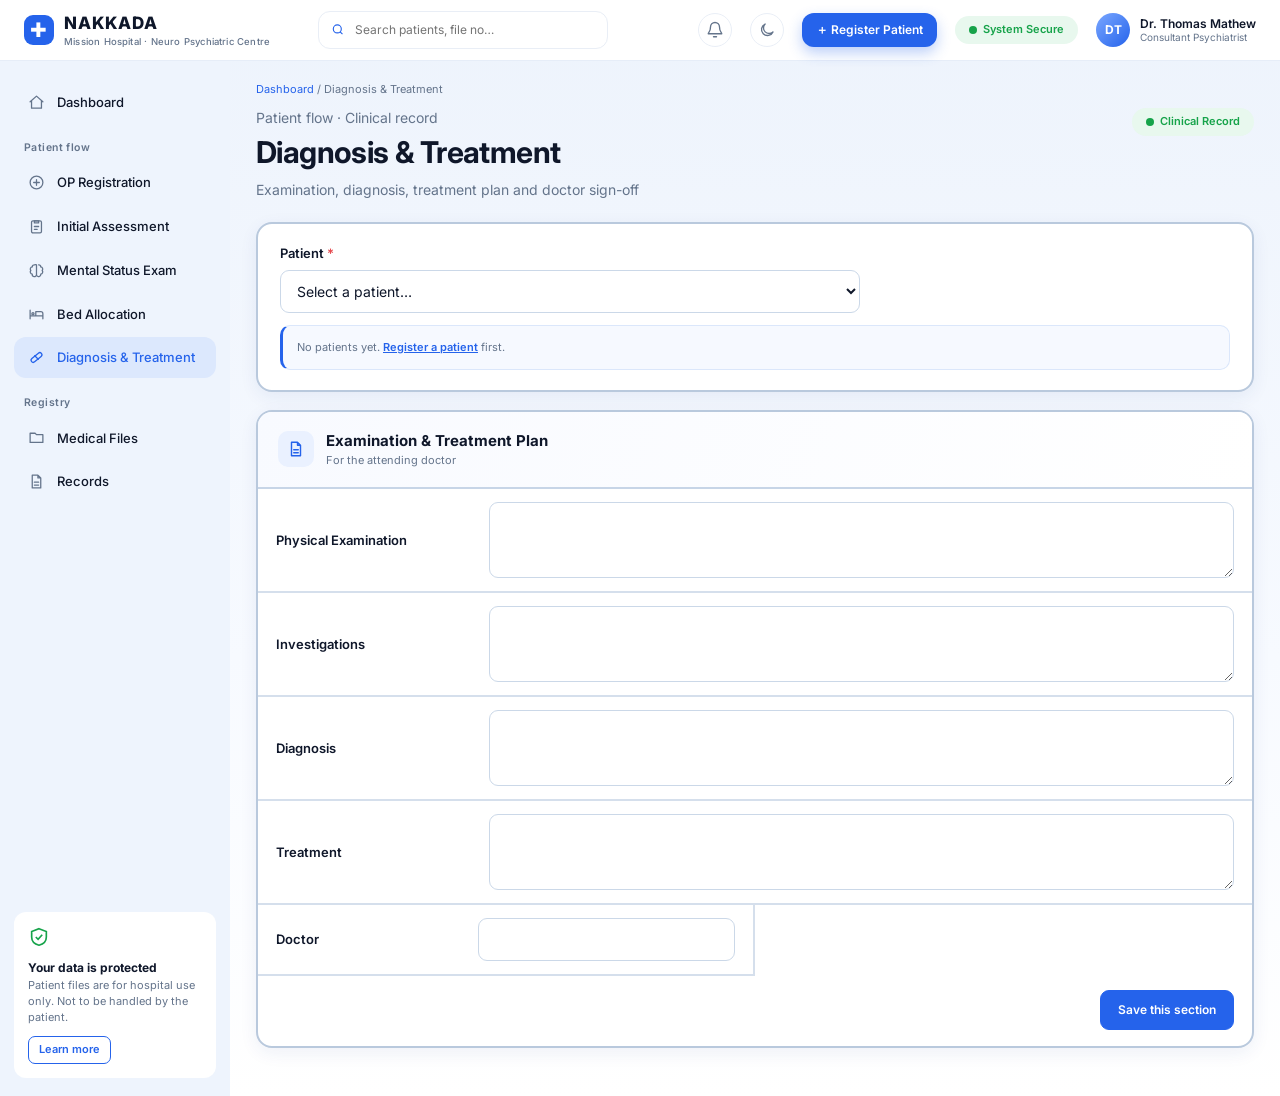
<file: nakkada-hospital-patient-forms/nakkada-hospital-portal/diagnosis-treatment.html>
<!DOCTYPE html>
<html lang="en"><head><meta charset="utf-8"><meta name="viewport" content="width=device-width, initial-scale=1, viewport-fit=cover">
<title>Nakkada Mission Hospital – Diagnosis & Treatment</title>
<link href="https://fonts.googleapis.com/css2?family=Inter:wght@400;500;600;700;800&display=swap" rel="stylesheet">
<style>
:root{--bg:#f6f8fc;--card:#fff;--line:#e9eef6;--tx:#0f172a;--mu:#64748b;--pr:#2563eb;--pr2:#eaf1ff;--gr:#16a34a;--gr2:#e8f8ee;--or:#ea8a0c;--or2:#fff3e0;--rd:#e5484d;--rd2:#fdecec;--sh:0 1px 2px rgba(30,58,138,.04),0 8px 24px rgba(30,58,138,.05);box-sizing:border-box;padding-top:env(safe-area-inset-top,0px);padding-bottom:env(safe-area-inset-bottom,0px)}
@media(prefers-color-scheme:dark){:root[data-theme="dark-off"]{--bg:#0b1220;--card:#111a2c;--line:#1f2b42;--tx:#e8eefc;--mu:#93a1bb;--pr:#5b8cff;--pr2:#15264d;--gr2:#10301f;--or2:#37270d;--rd2:#3a1618;--sh:none}}
:root[data-theme="dark"]{--bg:#0b1220;--card:#111a2c;--line:#1f2b42;--tx:#e8eefc;--mu:#93a1bb;--pr:#5b8cff;--pr2:#15264d;--gr2:#10301f;--or2:#37270d;--rd2:#3a1618;--sh:none}
*{box-sizing:border-box}html{scroll-padding-top:env(safe-area-inset-top,0px)}
body{margin:0;background:#fff;color-scheme:light;color:var(--tx);font:14px/1.45 Inter,system-ui,-apple-system,"Segoe UI",sans-serif}
button{font:inherit;cursor:pointer}
:focus-visible{outline:2px solid var(--pr);outline-offset:2px}
.top{position:sticky;top:env(safe-area-inset-top,0px);z-index:5;background:var(--card);border-bottom:1px solid var(--line);display:flex;align-items:center;gap:28px;padding:0 24px;height:60px}
.logo{display:flex;align-items:center;gap:10px;font-weight:800;letter-spacing:.06em;font-size:17px;white-space:nowrap}
.logo i{width:30px;height:30px;border-radius:9px;background:var(--pr);display:grid;place-items:center;color:#fff;font-style:normal;font-size:20px;line-height:1}
.logo small{display:block;font-size:9.5px;font-weight:500;letter-spacing:.02em;color:var(--mu)}
.tabs{display:flex;gap:26px;height:100%}
.tabs a{display:flex;align-items:center;color:var(--tx);text-decoration:none;font-size:12.5px;font-weight:500;border-bottom:2px solid transparent}
.tabs a.on{color:var(--pr);border-color:var(--pr)}
.sp{flex:1}
.search{display:flex;align-items:center;gap:8px;border:1px solid var(--line);border-radius:10px;padding:8px 12px;color:var(--mu);font-size:12px;width:230px;background:var(--card)}
.search input{border:0;outline:0;background:none;font:inherit;color:var(--tx);width:100%}
.ib{width:34px;height:34px;border-radius:50%;border:1px solid var(--line);background:var(--card);color:var(--mu);display:grid;place-items:center;position:relative}
.ib b{position:absolute;top:-2px;right:-2px;background:var(--rd);color:#fff;font-size:9px;border-radius:9px;padding:0 4px}
.me{display:flex;align-items:center;gap:10px;font-size:12px;font-weight:600;line-height:1.2}.me small{font-weight:400;color:var(--mu);display:block}
.av{width:34px;height:34px;border-radius:50%;background:linear-gradient(135deg,#7aa7ff,#2563eb);color:#fff;display:grid;place-items:center;font-weight:700;font-size:12px;flex:none}
.av.s{width:30px;height:30px;font-size:11px}
.shell{display:grid;grid-template-columns:230px 1fr;min-height:calc(100vh - 60px)}
.side{background:var(--card);border-right:1px solid var(--line);padding:18px 14px;display:flex;flex-direction:column;gap:3px}
.side h6{margin:14px 10px 4px;font-size:10.5px;font-weight:600;color:var(--mu);letter-spacing:.04em}
.side a{display:flex;align-items:center;gap:12px;padding:10px 12px;border-radius:10px;color:var(--tx);text-decoration:none;font-size:13px;font-weight:500}
.side a svg{width:17px;height:17px;stroke:var(--mu);fill:none;stroke-width:1.8;stroke-linecap:round;stroke-linejoin:round;flex:none}
.side a.on{background:var(--pr2);color:var(--pr)}.side a.on svg{stroke:var(--pr)}
.side a em{margin-left:auto;font-style:normal;font-size:10.5px;background:var(--pr2);color:var(--pr);border-radius:8px;padding:1px 7px;font-weight:600}
.prot{margin-top:auto;border:1px solid var(--line);border-radius:12px;padding:14px;font-size:11px;color:var(--mu)}
.prot b{display:block;color:var(--tx);font-size:12px;margin:6px 0 2px}
.prot button{margin-top:10px;border:1px solid var(--pr);background:none;color:var(--pr);border-radius:7px;padding:5px 10px;font-size:11px;font-weight:600}
main{padding:22px 26px 30px;min-width:0}
.hero{display:flex;justify-content:space-between;align-items:flex-start;gap:20px;margin-bottom:18px;position:relative}
.hero p{margin:0;color:var(--mu)}
.hero h1{margin:4px 0 6px;font-size:34px;letter-spacing:-.02em;font-weight:800}
.hero .g{font-size:14px;font-weight:600;color:var(--tx);margin-bottom:0}
.sec{display:inline-flex;align-items:center;gap:6px;font-size:11px;color:var(--gr);font-weight:500}.sec:before{content:"";width:8px;height:8px;border-radius:50%;background:var(--gr)}
.card{background:var(--card);border:1px solid var(--line);border-radius:14px;box-shadow:var(--sh);padding:18px}
.ct{font-size:11.5px;font-weight:700;letter-spacing:.05em;margin:0 0 14px;display:flex;justify-content:space-between;align-items:center}
.ct a{font-size:10.5px;font-weight:500;color:var(--pr);text-decoration:none;letter-spacing:0}
.stats{display:grid;grid-template-columns:repeat(4,1fr);gap:16px;margin-bottom:16px}
.stat{position:relative;overflow:hidden;min-height:128px}
.ico{width:36px;height:36px;border-radius:10px;display:grid;place-items:center;background:var(--pr2);color:var(--pr)}
.ico svg{width:18px;height:18px;stroke:currentColor;fill:none;stroke-width:1.9;stroke-linecap:round;stroke-linejoin:round}
.ico.g{background:var(--gr2);color:var(--gr)}.ico.o{background:var(--or2);color:var(--or)}.ico.r{background:var(--rd2);color:var(--rd)}
.stat .n{font-size:26px;font-weight:700;margin-top:14px;letter-spacing:-.01em}.stat .l{font-size:12px;color:var(--mu)}
.stat .d{position:absolute;top:18px;right:18px;font-size:11px;font-weight:600;color:var(--gr)}.stat .d.dn{color:var(--rd)}
.stat svg.sp2{position:absolute;right:14px;bottom:14px;width:46%;height:42px}
.qa{display:grid;grid-template-columns:repeat(6,1fr);gap:12px;margin-bottom:16px}
.qa button{background:var(--card);border:1px solid var(--line);border-radius:14px;padding:14px;text-align:left;color:var(--tx);box-shadow:var(--sh);display:flex;flex-direction:column;gap:10px;font-size:12.5px;font-weight:600}
.qa button small{display:block;font-weight:400;color:var(--mu);font-size:11px;margin-top:1px}
.qa button:hover{border-color:var(--pr)}
.pills{display:flex;gap:8px;flex-wrap:wrap}
.pill{border:0;border-radius:20px;padding:6px 16px;font-size:11px;font-weight:500;background:var(--pr2);color:var(--pr)}
.pill.on{background:var(--pr);color:#fff}
.dirbar{display:flex;gap:16px;align-items:center;margin-bottom:12px;flex-wrap:wrap}
.dirbar .search{flex:1;min-width:200px;width:auto}
.tw{overflow-x:auto;border:1px solid var(--line);border-radius:12px}
table{border-collapse:collapse;width:100%;min-width:760px}
th{font-size:10px;letter-spacing:.05em;color:var(--mu);font-weight:600;text-align:left;padding:11px 14px;background:var(--bg)}
td{padding:11px 14px;border-top:1px solid var(--line);font-size:12px}
tbody tr{cursor:pointer}tbody tr:hover,tbody tr.on{background:var(--pr2)}
.pt{display:flex;align-items:center;gap:10px;font-weight:600}
.st{display:inline-flex;align-items:center;gap:5px;border-radius:12px;padding:2px 9px;font-size:10.5px;font-weight:600}
.st:before{content:"";width:6px;height:6px;border-radius:50%;background:currentColor}
.st.a{background:var(--gr2);color:var(--gr)}.st.f{background:var(--or2);color:var(--or)}.st.c{background:var(--rd2);color:var(--rd)}.st.n{background:var(--pr2);color:var(--pr)}
.grid3{display:grid;grid-template-columns:1.35fr 1.1fr 1fr;gap:16px;margin-top:16px;align-items:start}
.phead{display:flex;gap:16px;align-items:center;margin-bottom:14px}
.phead .av{width:68px;height:68px;font-size:22px}
.phead h2{margin:0;font-size:20px;display:inline-block;margin-right:8px}
.meta{display:grid;grid-template-columns:repeat(3,1fr);gap:12px;font-size:11px;color:var(--mu);margin-bottom:14px}.meta b{display:block;color:var(--tx);font-size:13px;margin-top:1px}
.ptabs{display:flex;gap:22px;border-bottom:1px solid var(--line);margin-bottom:14px;overflow-x:auto}
.ptabs button{background:none;border:0;padding:8px 0;font-size:11.5px;color:var(--mu);border-bottom:2px solid transparent;white-space:nowrap}
.ptabs button.on{color:var(--pr);border-color:var(--pr);font-weight:600}
.vit{display:grid;grid-template-columns:repeat(2,1fr);gap:10px;margin-bottom:16px}
.vit div,.kv div{background:var(--bg);border-radius:10px;padding:10px 12px;font-size:11px;color:var(--mu)}
.vit b{display:block;font-size:19px;color:var(--tx);margin-top:2px}
.kv{display:grid;grid-template-columns:1fr 1fr;gap:8px;margin-bottom:14px}.kv b{display:block;color:var(--tx);font-size:12.5px;font-weight:600}
.tl{position:relative;padding-left:30px;margin:0;list-style:none}
.tl:before{content:"";position:absolute;left:11px;top:6px;bottom:6px;width:1px;background:var(--line)}
.tl li{position:relative;margin-bottom:14px;font-size:12px}
.tl li i{position:absolute;left:-30px;top:0;width:22px;height:22px;border-radius:50%;background:var(--pr2);border:1px solid var(--pr);display:block}
.tl small{color:var(--mu);display:block;font-size:10.5px}
.rec{display:flex;align-items:center;gap:12px;border:1px solid var(--line);border-radius:12px;padding:10px 12px;margin-bottom:10px}
.rec .ico{width:34px;height:34px}.rec div{flex:1;font-size:12px;font-weight:600}.rec small{display:block;color:var(--mu);font-weight:400;font-size:10.5px}
.rec button{border:1px solid var(--line);background:var(--bg);border-radius:7px;font-size:10.5px;padding:4px 12px;color:var(--pr);font-weight:600}
.prog{display:flex;flex-direction:column;gap:9px}
.prog div{display:flex;align-items:center;gap:10px;font-size:12px}
.prog i{width:18px;height:18px;border-radius:50%;border:1.5px solid var(--line);display:grid;place-items:center;font-size:10px;font-style:normal;flex:none}
.prog .d i{background:var(--gr);border-color:var(--gr);color:#fff}.prog .p i{border-color:var(--pr);background:var(--pr2)}
.prog span{margin-left:auto;font-size:10.5px;color:var(--mu)}
.beds{display:grid;grid-template-columns:repeat(6,1fr);gap:7px;margin:10px 0 12px}
.bed{aspect-ratio:1.25;border-radius:8px;font-size:10px;font-weight:600;display:grid;place-items:center;border:1px solid transparent;cursor:pointer}
.bed.o{background:var(--pr2);color:var(--pr)}.bed.v{background:var(--gr2);color:var(--gr)}.bed.r{background:var(--or2);color:var(--or)}.bed.x{background:var(--rd2);color:var(--rd)}
.bed:hover{border-color:currentColor}
.leg{display:flex;gap:12px;flex-wrap:wrap;font-size:10.5px;color:var(--mu)}.leg i{display:inline-block;width:9px;height:9px;border-radius:3px;margin-right:4px}
.wb{margin-bottom:11px;font-size:11.5px}.wb div{display:flex;justify-content:space-between;margin-bottom:4px}
.wb u{display:block;height:6px;border-radius:4px;background:var(--pr2);text-decoration:none;overflow:hidden}.wb u i{display:block;height:100%;background:var(--pr);border-radius:4px}
.act{display:flex;gap:12px;align-items:center;padding:9px 0;border-top:1px solid var(--line);font-size:12px}.act:first-of-type{border-top:0}
.act i{width:16px;height:16px;border-radius:50%;border:1.5px solid var(--line);flex:none}.act small{display:block;color:var(--mu);font-size:10.5px}.act div{flex:1}
.tag{font-size:10px;font-weight:600;border-radius:10px;padding:2px 10px}.tag.h{background:var(--rd2);color:var(--rd)}.tag.m{background:var(--or2);color:var(--or)}.tag.l{background:var(--gr2);color:var(--gr)}
.ap{display:flex;gap:14px;border:1px solid var(--line);border-radius:12px;padding:10px 12px;margin-bottom:10px;align-items:center;font-size:12px}
.ap .dt{width:48px;text-align:center;background:var(--pr2);color:var(--pr);border-radius:9px;padding:5px 0;font-size:10px;font-weight:600}.dt b{display:block;font-size:18px;line-height:1.1}.ap small{display:block;color:var(--mu);font-size:11px}
.btn{width:100%;border:1px solid var(--pr);background:none;color:var(--pr);border-radius:9px;padding:9px;font-size:11px;font-weight:600;letter-spacing:.04em}
.row2{display:grid;grid-template-columns:1fr 1.6fr;gap:16px;margin-top:16px}
.perf{display:grid;grid-template-columns:repeat(2,1fr);gap:12px}.perf div{border:1px solid var(--line);border-radius:12px;padding:14px;font-size:12px;color:var(--mu)}.perf b{display:block;font-size:22px;color:var(--tx);margin:8px 0 2px}.perf em{font-style:normal;font-size:11px;color:var(--gr);font-weight:600}.perf em.dn{color:var(--rd)}
.bars{display:flex;align-items:flex-end;gap:14px;height:150px;padding-top:10px;border-bottom:1px solid var(--line)}
.bars>div{flex:1;display:flex;align-items:flex-end;gap:3px;height:100%}.bars i{flex:1;border-radius:3px 3px 0 0;background:var(--pr)}.bars i:nth-child(2){background:#22c3b0}.bars i:nth-child(3){background:#a78bfa}
.bl{display:flex;gap:14px;font-size:10.5px;color:var(--mu);margin-top:6px}.bl span{flex:1;text-align:center}
.pb{margin-top:16px;background:var(--pr2);border-radius:14px;padding:18px;display:flex;gap:14px;align-items:center}
.pb .ico{background:var(--pr);color:#fff;width:46px;height:46px;border-radius:50%}.pb b{font-size:14px;letter-spacing:.02em}.pb small{display:block;color:var(--mu);font-size:10.5px}
footer{margin-top:22px;padding-top:16px;border-top:1px solid var(--line);display:flex;justify-content:space-between;gap:16px;flex-wrap:wrap;font-size:11px;color:var(--mu)}
footer nav{display:flex;gap:26px}
@media(max-width:1180px){.grid3{grid-template-columns:1fr 1fr}.grid3>:first-child{grid-column:1/-1}.qa{grid-template-columns:repeat(3,1fr)}.stats{grid-template-columns:1fr 1fr}}
@media(max-width:860px){.shell{grid-template-columns:1fr}.side{display:none}.tabs,.search.t{display:none}.me span{display:none}.grid3,.row2{grid-template-columns:1fr}.top{gap:12px;padding:0 14px}main{padding:16px 14px}.hero h1{font-size:26px}}
@media(max-width:520px){.stats{grid-template-columns:1fr}.qa{grid-template-columns:1fr 1fr}.meta{grid-template-columns:1fr 1fr}}

body{background:linear-gradient(180deg,#edf3fc,#f7faff 60%,#fff)}
.top{border-bottom:0;box-shadow:0 1px 0 #e6edf8;gap:18px}
.search.t{width:290px;margin-left:30px;border-radius:12px}
.pill2{background:#e8f8ee;border-radius:20px;padding:6px 14px;font-weight:600}
.side{background:#eef4fd;border-right:0;padding-top:22px}
.side a{padding:11px 14px;border-radius:12px}
.side a.on{background:#dce8fd}
.prot{background:#fff;border:0}
.hero{display:block;border-radius:18px;overflow:hidden;min-height:180px;padding:26px 30px;margin-bottom:18px;background:linear-gradient(90deg,#fff 38%,rgba(255,255,255,.85) 52%,rgba(255,255,255,0) 72%),url([data-uri]) right center/auto 100% no-repeat,#fff;border:1px solid #e6edf8;box-shadow:var(--sh)}
.hero h1{font-size:36px}
.card,.stat,.qa button{border-radius:16px;border-color:#e6edf8}
.pill{background:#fff;border:1px solid #d9e4f5;color:#334155;padding:7px 20px;font-weight:500}
.pill.on{background:#2563eb;border-color:#2563eb;color:#fff;box-shadow:0 4px 10px rgba(37,99,235,.3)}
.pill[data-f=c]{background:#fff1f1;border-color:#f8cfcf;color:#e5484d}
.st{border:1px solid rgba(0,0,0,.08)}
img.av{object-fit:cover;background:#dbe7fb;display:block}
thead th{background:#f3f7fd}
@media(max-width:860px){.hero{background-size:auto 100%;padding:20px}.hero p{max-width:70%}}

button{position:relative;overflow:hidden;transition:transform .12s,box-shadow .15s,background .15s}
button:active{transform:scale(.97)}
.rp{position:absolute;border-radius:50%;background:rgba(37,99,235,.28);transform:scale(0);animation:rp .55s ease-out forwards;pointer-events:none}
.rb .rp,.pill.on .rp,.b1 .rp{background:rgba(255,255,255,.4)}
@keyframes rp{to{transform:scale(4);opacity:0}}
@media(prefers-reduced-motion:reduce){.rp{display:none}}
.rb{margin-top:16px;border:0;background:#2563eb;color:#fff;border-radius:12px;padding:11px 20px;font-weight:600;font-size:13px;box-shadow:0 6px 14px rgba(37,99,235,.3)}
.rb:hover{background:#1d4fd8}.rb.sm{margin:0;padding:8px 14px;font-size:12px;white-space:nowrap}
.flow{display:grid;grid-template-columns:repeat(6,1fr);gap:10px}
.flow button{border:1px solid #e6edf8;background:#fff;border-radius:12px;padding:12px;text-align:left;font-size:12px;font-weight:600;color:var(--tx);display:flex;gap:10px;align-items:center}
.flow button i{width:24px;height:24px;border-radius:50%;background:var(--pr2);color:var(--pr);display:grid;place-items:center;font-style:normal;font-size:11px;flex:none}
.flow button:hover,.qa button:hover{border-color:var(--pr);box-shadow:0 6px 16px rgba(37,99,235,.12)}
.mods{display:grid;grid-template-columns:repeat(2,1fr);gap:16px;margin-top:16px;align-items:start}
.mods .wide{grid-column:1/-1}
.mh{display:flex;gap:12px;align-items:center;margin-bottom:16px}.mh h3{margin:0;font-size:15px}.mh small{color:var(--mu);font-size:11.5px}
.fg{display:grid;grid-template-columns:repeat(2,1fr);gap:12px 14px}.wide .fg{grid-template-columns:repeat(3,1fr)}
.f{display:flex;flex-direction:column;gap:5px;font-size:11.5px;font-weight:600;color:#334155}.f.full{grid-column:1/-1}
.f input,.f textarea{font:inherit;font-weight:400;border:1px solid #d9e4f5;border-radius:10px;padding:9px 11px;background:#fff;color:var(--tx);width:100%}
.f textarea{min-height:64px;resize:vertical}.f input:focus,.f textarea:focus{outline:2px solid var(--pr);border-color:transparent}
.ch{display:flex;gap:8px;flex-wrap:wrap}.ch button{border:1px solid #d9e4f5;background:#fff;border-radius:10px;padding:8px 16px;font-size:12px;color:#334155}
.ch button:hover{border-color:var(--pr);color:var(--pr)}
.mf{display:flex;gap:10px;margin-top:16px;justify-content:flex-end;align-items:center;flex-wrap:wrap}.mf p{margin:0 auto 0 0;font-size:10.5px;color:var(--mu);max-width:60%}
.mf button{border-radius:10px;padding:9px 18px;font-size:12px;font-weight:600;border:1px solid #d9e4f5;background:#fff;color:#334155}
.mf .b1{background:#2563eb;border-color:#2563eb;color:#fff}
@media(max-width:1180px){.flow{grid-template-columns:repeat(3,1fr)}.wide .fg{grid-template-columns:repeat(2,1fr)}}
@media(max-width:860px){.mods{grid-template-columns:1fr}.rb.sm{display:none}}
@media(max-width:520px){.flow,.fg,.wide .fg{grid-template-columns:1fr}}
</style>
<style>
/* Registration form layout */
.form-hero{display:flex;justify-content:space-between;align-items:flex-start;gap:18px;margin:8px 0 22px}
.form-hero h1{font-size:30px;margin:3px 0 5px;letter-spacing:-.02em}
.form-hero p{margin:0;color:var(--mu)}
.form-card{margin-bottom:18px;padding:0;overflow:hidden;border:2px solid #b9c9dd;border-radius:16px;background:#fff;box-shadow:0 5px 18px rgba(30,58,138,.07)}
.form-head{display:flex;align-items:center;gap:12px;margin:0;padding:18px 20px;background:linear-gradient(110deg,#f8faff,#fff);border-bottom:2px solid #c7d5e7}
.form-head h2{font-size:15px;margin:0;font-weight:700}
.form-head p{font-size:11px;color:var(--mu);margin:2px 0 0}
.form-grid{display:grid;grid-template-columns:repeat(2,minmax(0,1fr));gap:0}
.field{display:grid;grid-template-columns:minmax(155px,.85fr) minmax(0,1.15fr);align-items:center;gap:12px;min-width:0;padding:13px 18px;border-bottom:2px solid #d5dfec}
.field:nth-child(odd){border-right:2px solid #d5dfec}
.field.full{grid-column:1/-1;grid-template-columns:minmax(155px,.425fr) minmax(0,1.575fr);border-right:0}
.field label,.field .field-label{font-size:13px;font-weight:600;color:var(--tx)}
.field label small,.field .ml{display:block;font-size:12px;font-weight:400;color:var(--mu);margin-top:2px}
.field input,.field select,.field textarea{width:100%;min-width:0;border:1px solid #cbd8e8;border-radius:9px;background:#fff;color:var(--tx);padding:11px 12px;font:14px Inter,system-ui,sans-serif;outline:none;min-height:43px;transition:border-color .15s,box-shadow .15s}
.field textarea{min-height:76px;resize:vertical}
.field input:focus,.field select:focus,.field textarea:focus{border-color:var(--pr);box-shadow:0 0 0 3px var(--pr2)}
.radio-row{display:flex;gap:7px;flex-wrap:wrap}
.radio-option{display:inline-flex;align-items:center;gap:7px;border:1px solid #d5dfec;border-radius:9px;padding:9px 11px;font-size:12px;background:#fff;cursor:pointer}
.radio-option:has(input:checked){border-color:var(--pr);background:var(--pr2);color:var(--pr)}
.radio-option input{accent-color:var(--pr);width:15px;height:15px;min-height:0;margin:0}
.form-note{margin:16px 18px 0;padding:12px 14px;border:1px solid #dbe7fb;border-left:3px solid var(--pr);border-radius:10px;background:#f6f9ff;font-size:11px;color:var(--mu);line-height:1.7}
.form-grid[style]{margin:0 18px 16px;gap:12px}
.form-grid[style] .field{border:0;padding:12px 0;grid-template-columns:minmax(120px,.65fr) minmax(0,1.35fr)}
.form-actions{display:flex;justify-content:flex-end;gap:10px;margin:18px 0 28px;flex-wrap:wrap}
.form-actions button{border-radius:9px;padding:10px 17px;font-size:12px;font-weight:600;transition:transform .15s,box-shadow .15s}
.form-actions button:hover{transform:translateY(-1px);box-shadow:0 5px 14px rgba(15,23,42,.1)}
.btn-secondary{border:1px solid var(--line);background:#fff;color:var(--tx)}
.btn-primary{border:1px solid var(--pr);background:var(--pr);color:#fff}
.req{color:var(--rd)}
.breadcrumb{font-size:11px;color:var(--mu);margin-bottom:10px}
.breadcrumb a{color:var(--pr);text-decoration:none}
@media(max-width:900px){.field{grid-template-columns:1fr;align-content:center;gap:6px}}
@media(max-width:650px){main{padding:18px 14px 24px}.form-grid{grid-template-columns:1fr}.field,.field.full{grid-column:auto;grid-template-columns:minmax(120px,.7fr) minmax(0,1.3fr);border-right:0}.form-hero{display:block}.form-hero .sec{margin-top:12px}}
@media(max-width:460px){.field,.field.full{grid-template-columns:1fr;gap:6px}.form-head{padding:15px}.form-grid[style]{margin:0 14px 14px}.form-note{margin-left:14px;margin-right:14px}.form-actions button{flex:1}}

/* Clinical step pages (MSE, Diagnosis & Treatment) */
.pick{padding:20px 22px}
.pick>label{display:block;font-size:13px;font-weight:600;margin-bottom:7px}
.pick select{width:100%;max-width:580px;min-height:43px;border:1px solid #cbd8e8;border-radius:9px;background:#fff;color:var(--tx);padding:10px 12px;font:14px Inter,system-ui,sans-serif;outline:none}
.pick select:focus{border-color:var(--pr);box-shadow:0 0 0 3px var(--pr2)}
.sum{display:none;margin-top:16px;padding-top:16px;border-top:1px solid #d5dfec;flex-wrap:wrap;gap:10px 26px;font-size:12.5px;color:var(--mu);align-items:center}
.sum.on{display:flex}
.sum b{display:block;color:var(--tx);font-size:13.5px;font-weight:600;margin-top:1px}
.sum .cc{flex:1 1 100%;max-width:100%}
.sum .cc b{font-weight:400;font-size:13px;display:-webkit-box;-webkit-line-clamp:2;-webkit-box-orient:vertical;overflow:hidden}
.chip{display:inline-flex;align-items:center;gap:6px;border-radius:14px;padding:3px 11px;font-size:11.5px;font-weight:600;background:var(--pr2);color:var(--pr)}
.chip:before{content:"";width:6px;height:6px;border-radius:50%;background:currentColor}
.chip.ok{background:var(--gr2);color:var(--gr)}
.chip.no{background:var(--or2);color:var(--or)}
.cells{display:grid;grid-template-columns:repeat(2,minmax(0,1fr));gap:20px 24px;padding:22px}
.cell{min-width:0}
.cell.full{grid-column:1/-1}
.cell label{display:block;font-size:13px;font-weight:600;margin-bottom:7px}
.cell label .n{display:inline-grid;place-items:center;width:20px;height:20px;border-radius:50%;background:var(--pr2);color:var(--pr);font-size:11px;font-weight:700;margin-right:8px}
.cell textarea,.cell input{width:100%;border:1px solid #cbd8e8;border-radius:9px;background:#fff;color:var(--tx);padding:11px 12px;font:14px/1.45 Inter,system-ui,sans-serif;outline:none;transition:border-color .15s,box-shadow .15s}
.cell textarea{min-height:92px;resize:vertical}
.cell input{min-height:43px}
.cell textarea:focus,.cell input:focus{border-color:var(--pr);box-shadow:0 0 0 3px var(--pr2)}
.cell small{display:block;margin-top:6px;font-size:11.5px;color:var(--mu)}
.empty{text-align:center;padding:46px 22px;color:var(--mu);font-size:13.5px;border:2px dashed #cbd8e8;background:transparent;box-shadow:none}
.empty b{display:block;color:var(--tx);font-size:15px;margin-bottom:6px}
.empty a{display:inline-block;margin-top:14px;text-decoration:none}
.step-nav{display:flex;justify-content:space-between;gap:10px;flex-wrap:wrap;align-items:center;margin:18px 0 28px}
.step-nav a{color:var(--pr);font-size:12.5px;font-weight:600;text-decoration:none}
.step-nav .form-actions{margin:0}
@media(max-width:700px){.cells{grid-template-columns:1fr;padding:18px}.pick{padding:16px}.step-nav .form-actions button{flex:1}}
</style><link rel="stylesheet" href="nakkada-theme.css">
<script src="nakkada-theme.js"></script>
</head><body>
<svg width="0" height="0" style="position:absolute"><defs>
<symbol id="i-home" viewBox="0 0 24 24"><path d="M3 11l9-8 9 8M5 10v10h14V10"/></symbol>
<symbol id="i-user" viewBox="0 0 24 24"><circle cx="12" cy="8" r="4"/><path d="M4 21c1-4 4-6 8-6s7 2 8 6"/></symbol>
<symbol id="i-plus" viewBox="0 0 24 24"><circle cx="12" cy="12" r="9"/><path d="M12 8v8M8 12h8"/></symbol>
<symbol id="i-clip" viewBox="0 0 24 24"><rect x="5" y="4" width="14" height="17" rx="2"/><path d="M9 4h6v3H9zM9 12h6M9 16h4"/></symbol>
<symbol id="i-brain" viewBox="0 0 24 24"><path d="M9 4a3 3 0 00-3 3 3 3 0 00-2 5 3 3 0 002 5 3 3 0 006 1V4a3 3 0 00-3 0zM15 4a3 3 0 013 3 3 3 0 012 5 3 3 0 01-2 5 3 3 0 01-6 1"/></symbol>
<symbol id="i-bed" viewBox="0 0 24 24"><path d="M3 18V6M3 14h18v4M21 14v-3a3 3 0 00-3-3h-7v6"/><circle cx="7" cy="11" r="1.5"/></symbol>
<symbol id="i-pill" viewBox="0 0 24 24"><rect x="3" y="9" width="18" height="6" rx="3" transform="rotate(-40 12 12)"/><path d="M9.5 9.5l5 5"/></symbol>
<symbol id="i-file" viewBox="0 0 24 24"><path d="M6 3h8l4 4v14H6zM14 3v4h4M9 13h6M9 17h6"/></symbol>
<symbol id="i-chart" viewBox="0 0 24 24"><path d="M4 20V4M4 20h16M8 15l4-4 3 3 5-6"/></symbol>
<symbol id="i-msg" viewBox="0 0 24 24"><path d="M4 5h16v11H9l-5 4z"/></symbol>
<symbol id="i-cal" viewBox="0 0 24 24"><rect x="4" y="5" width="16" height="16" rx="2"/><path d="M8 3v4M16 3v4M4 10h16"/></symbol>
<symbol id="i-shield" viewBox="0 0 24 24"><path d="M12 3l8 3v6c0 5-4 8-8 9-4-1-8-4-8-9V6z"/><path d="M8.5 12l2.5 2.5 4.5-5"/></symbol>
<symbol id="i-lock" viewBox="0 0 24 24"><rect x="5" y="11" width="14" height="10" rx="2"/><path d="M8 11V8a4 4 0 018 0v3"/></symbol>
<symbol id="i-bell" viewBox="0 0 24 24"><path d="M6 17V11a6 6 0 0112 0v6l2 2H4zM10 21h4"/></symbol>
<symbol id="i-search" viewBox="0 0 24 24"><circle cx="11" cy="11" r="7"/><path d="M20 20l-4-4"/></symbol>
<symbol id="i-folder" viewBox="0 0 24 24"><path d="M3 6h7l2 2h9v11H3z"/></symbol>
</defs></svg>
<header class="top">
 <div class="logo"><i>✚</i><div>NAKKADA<small>Mission Hospital · Neuro Psychiatric Centre</small></div></div>
  <label class="search t"><svg width="15" height="15" class="ico" style="background:none;width:15px;height:15px"><use href="#i-search" stroke="currentColor" fill="none" stroke-width="2"/></svg><input id="q2" placeholder="Search patients, file no…" aria-label="Search"></label>
 <div class="sp"></div>
 <button class="ib" aria-label="Notifications"><svg width="18" height="18" viewBox="0 0 24 24" fill="none" stroke="currentColor" stroke-width="1.8" stroke-linecap="round" stroke-linejoin="round"><path d="M18 8a6 6 0 0 0-12 0c0 7-3 7-3 9h18c0-2-3-2-3-9"/><path d="M10 21h4"/></svg></button>
 <button class="rb sm" id="rb0" onclick="window.location.href='op-registration.html'">＋ Register Patient</button>
 <span class="sec pill2">System Secure</span>
 <div class="me"><div class="av">DT</div><span>Dr. Thomas Mathew<small>Consultant Psychiatrist</small></span></div>
</header>
<div class="shell">
<aside class="side" aria-label="Sections">
 <a href="index.html"><svg><use href="#i-home"/></svg>Dashboard</a>
 <h6>Patient flow</h6>
 <a href="op-registration.html"><svg><use href="#i-plus"/></svg>OP Registration</a>
 <a href="initial-assessment.html"><svg><use href="#i-clip"/></svg>Initial Assessment</a>
 <a href="mental-status-exam.html"><svg><use href="#i-brain"/></svg>Mental Status Exam</a>
 <a href="bed-allocation.html"><svg><use href="#i-bed"/></svg>Bed Allocation</a>
 <a class="on" href="diagnosis-treatment.html"><svg><use href="#i-pill"/></svg>Diagnosis &amp; Treatment</a>
 <h6>Registry</h6>
 <a href="medical-files.html"><svg><use href="#i-folder"/></svg>Medical Files</a>
 <a href="records.html"><svg><use href="#i-file"/></svg>Records</a>
 <div class="prot"><svg width="22" height="22" viewBox="0 0 24 24" fill="none" stroke="#16a34a" stroke-width="1.8"><use href="#i-shield"/></svg><b>Your data is protected</b>Patient files are for hospital use only. Not to be handled by the patient.<br><button>Learn more</button></div>
</aside>
<main>
 <div class="breadcrumb"><a href="index.html">Dashboard</a> / Diagnosis & Treatment</div>
 <div class="form-hero"><div><p class="g">Patient flow · Clinical record</p><h1>Diagnosis & Treatment</h1><p>Examination, diagnosis, treatment plan and doctor sign-off</p></div><span class="sec pill2">Clinical Record</span></div>
 <form id="stepForm">
  <section class="card form-card pick" id="pickCard">
   <label for="assessPick">Patient <span class="req">*</span></label>
   <select id="assessPick" required><option value="">Select a patient…</option></select>
   <p class="form-note" id="noPatients" hidden style="margin:12px 0 0">No patients yet. <a href="op-registration.html" style="color:var(--pr);font-weight:600">Register a patient</a> first.</p>
  </section>
  <section class="card form-card"><div class="form-head"><span class="ico"><svg><use href="#i-file"/></svg></span><div><h2>Examination &amp; Treatment Plan</h2><p>For the attending doctor</p></div></div>
   <div class="form-grid">
    <div class="field full"><label for="physicalExamination">Physical Examination</label><textarea id="physicalExamination" name="physicalExamination"></textarea></div>
    <div class="field full"><label for="investigations">Investigations</label><textarea id="investigations" name="investigations"></textarea></div>
    <div class="field full"><label for="diagnosis">Diagnosis</label><textarea id="diagnosis" name="diagnosis"></textarea></div>
    <div class="field full"><label for="treatment">Treatment</label><textarea id="treatment" name="treatment"></textarea></div>
    <div class="field"><label for="doctor">Doctor</label><input id="doctor" name="doctor"></div>
   </div>
   <div class="form-actions" style="margin:14px 18px 16px"><button class="btn-primary" type="submit">Save this section</button></div>
  </section>
  <p id="saveStatus" class="form-note" role="status" hidden></p>
 </form>
</main></div>
<script src="nakkada-data.js"></script>
<script>
const FIELDS=[{"k": "physicalExamination", "l": "Physical examination"}, {"k": "investigations", "l": "Investigations"}, {"k": "diagnosis", "l": "Diagnosis"}, {"k": "treatment", "l": "Treatment"}, {"k": "doctor", "l": "Doctor"}];

function afterPersist(rec,now){if(String(rec.doctor||'').trim()){if(!rec.signedAt)rec.signedAt=now;}else delete rec.signedAt;}

const $=id=>document.getElementById(id), K=NK.K, esc=NK.esc;
const pick=$('assessPick'), form=$('stepForm'), status=$('saveStatus');
const byNew=(a,b)=>((b.savedAt||'')<(a.savedAt||'')?-1:1);
const latest=name=>NK.read(K.assess).filter(a=>NK.nkey(a.patientName)===NK.nkey(name)).sort(byNew)[0]||null;
function fillPicker(want){
 const m=new Map();
 NK.read(K.patients).forEach(p=>{if(p.patientName)m.set(NK.nkey(p.patientName),p.patientName);});
 NK.read(K.assess).forEach(a=>{if(a.patientName&&!m.has(NK.nkey(a.patientName)))m.set(NK.nkey(a.patientName),a.patientName);});
 pick.innerHTML='<option value="">Select a patient…</option>'+[...m].map(([k,n])=>`<option value="${esc(k)}">${esc(n)}</option>`).join('');
 $('noPatients').hidden=m.size>0;
 if(want&&m.has(want)){pick.value=want;}
 choose();
}
function choose(){
 status.hidden=true;
 const r=pick.value?latest(pick.value):null;
 FIELDS.forEach(f=>{const el=form.elements[f.k];if(el)el.value=r&&r[f.k]!=null?r[f.k]:'';});
}
function persist(){
 const all=NK.read(K.assess),now=new Date().toISOString();
 const nm=pick.options[pick.selectedIndex].textContent;
 const mine=all.filter(a=>NK.nkey(a.patientName)===pick.value).sort(byNew);
 let rec=mine[0],created=false;
 if(!rec){
  const p=NK.read(K.patients).find(x=>NK.nkey(x.patientName)===pick.value)||{};
  rec={assessmentId:'IA-'+Date.now().toString().slice(-9),patientName:nm,age:p.age||'',sex:p.sex||'',savedAt:now};
  all.push(rec);created=true;
 }
 const changes=[];let any=created;
 FIELDS.forEach(f=>{const nv=form.elements[f.k].value.trim(),ov=String(rec[f.k]==null?'':rec[f.k]).trim();if(nv!==ov){any=true;if(ov)changes.push({k:f.k,label:f.l,from:ov,to:nv});}rec[f.k]=nv;});
 if(!any)return {rec,any:false};
 if(!created){rec.updatedAt=now;rec.updatedBy=NK.getEditor();if(changes.length)(rec.editLog=rec.editLog||[]).push({at:now,by:rec.updatedBy,why:'',changes});}
 afterPersist(rec,now);
 NK.write(K.assess,all);return {rec,any:true};
}
form.addEventListener('submit',e=>{
 e.preventDefault();
 if(!pick.value){status.textContent='Please select a patient first.';status.style.color='#b42318';status.hidden=false;pick.focus();return;}
 status.style.color='';
 try{
  const {rec,any}=persist();
  const p=NK.read(K.patients).find(x=>NK.nkey(x.patientName)===NK.nkey(rec.patientName));
  const link=p?' <a href="records.html?id='+encodeURIComponent(p.patientId)+'" style="color:var(--pr);font-weight:600">Open patient record →</a>':'';
  status.innerHTML=(any?'Section saved at '+new Date().toLocaleTimeString('en-IN',{hour:'2-digit',minute:'2-digit'})+'.':'No changes to save.')+link;
 }catch(err){status.textContent='Could not save in this browser. Check browser storage settings.';}
 status.hidden=false;
});
pick.addEventListener('change',choose);
let want=null;
try{const q=new URLSearchParams(location.search),id=q.get('id'),pt=q.get('patient');
 if(id){const a=NK.read(K.assess).find(r=>r.assessmentId===id);if(a)want=NK.nkey(a.patientName);}
 else if(pt)want=NK.nkey(pt);}catch(e){}
fillPicker(want);
if(window.NK&&NK.attachSearch)NK.attachSearch(document.getElementById('q2'),p=>{const k=NK.nkey(p.patientName);if([...pick.options].some(o=>o.value===k)){pick.value=k;pick.dispatchEvent(new Event('change'));}});

</script></body></html>
</file>
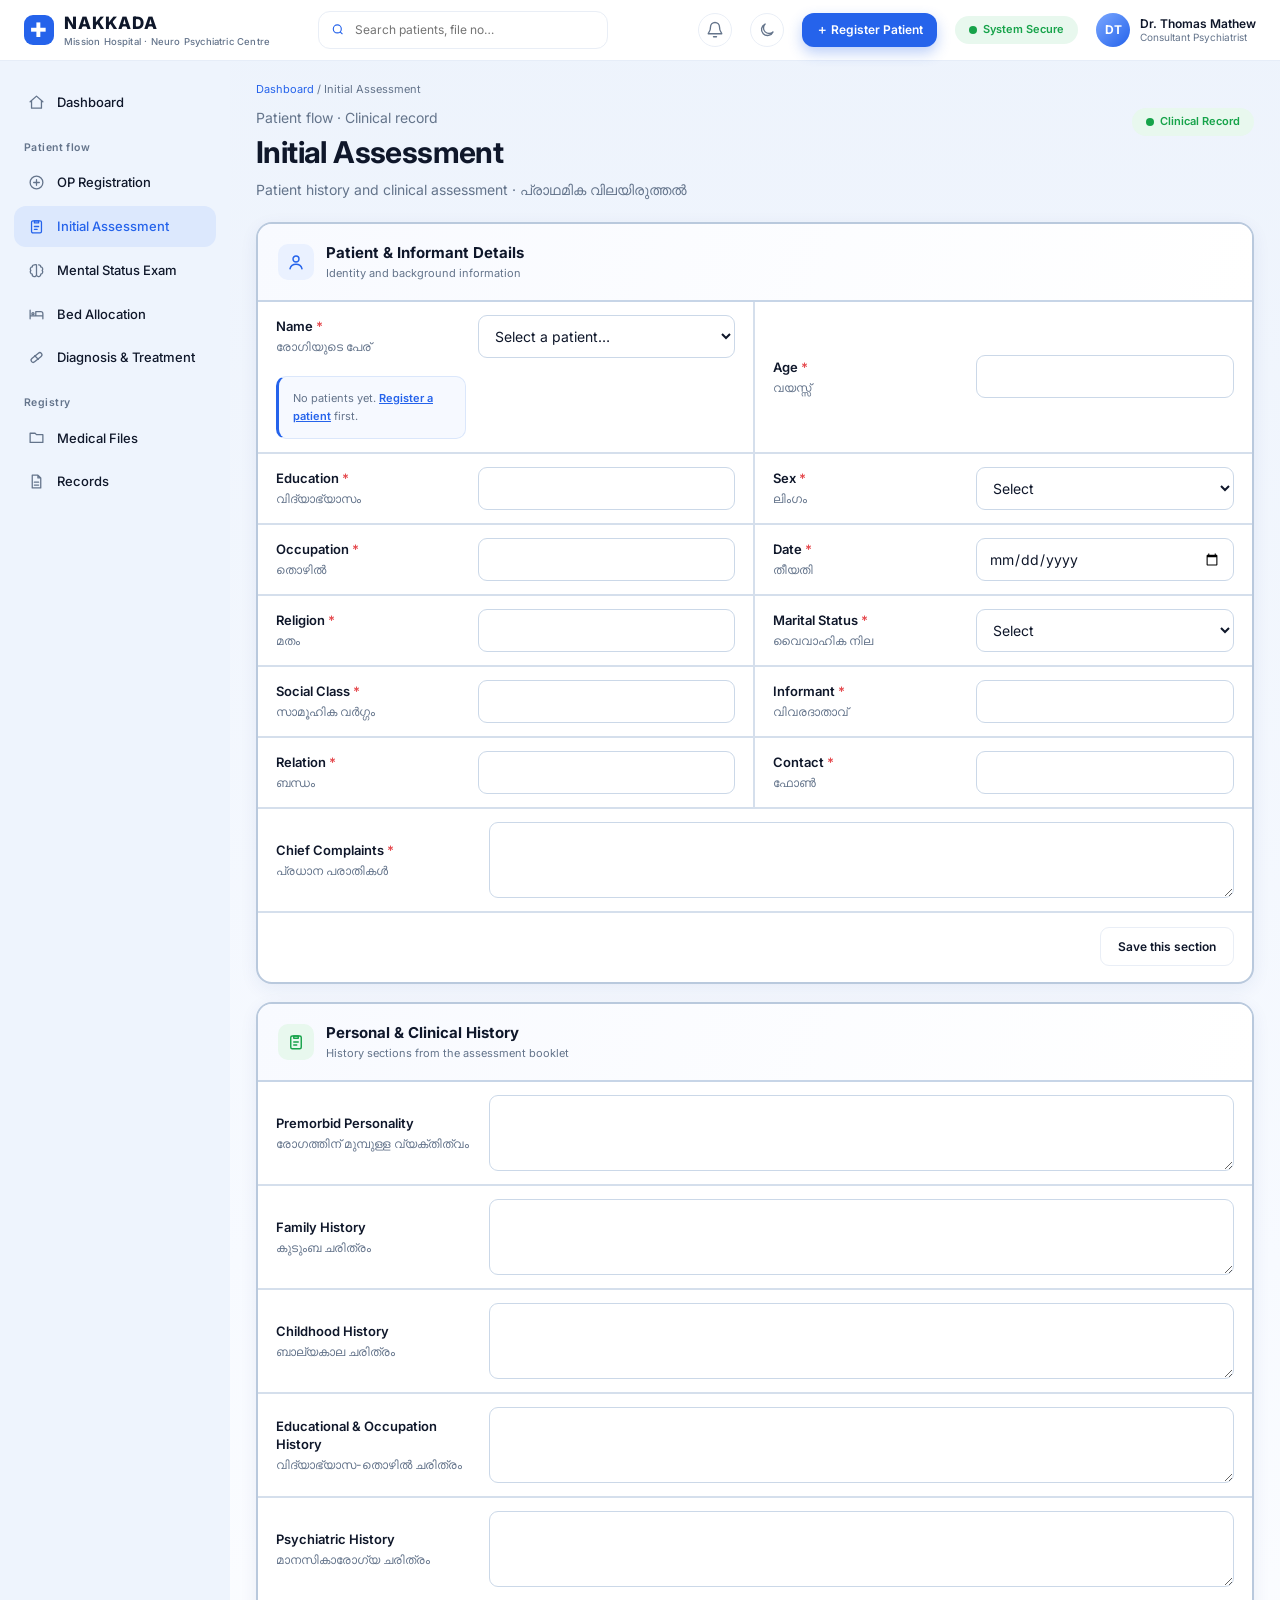
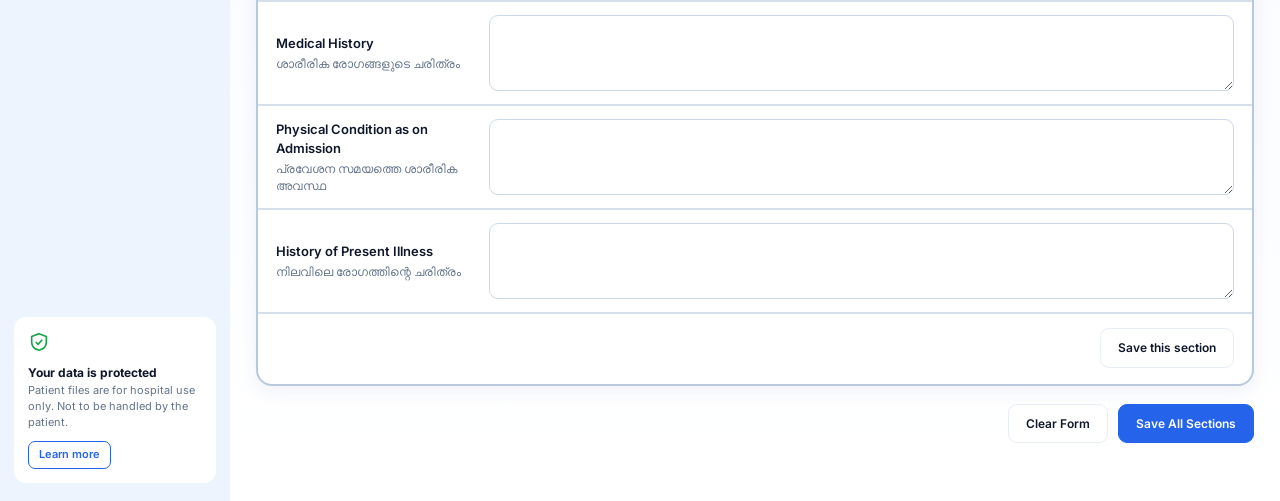
<file: nakkada-hospital-patient-forms/nakkada-hospital-portal/initial-assessment.html>
<!DOCTYPE html>
<html lang="en"><head><meta charset="utf-8"><meta name="viewport" content="width=device-width, initial-scale=1, viewport-fit=cover">
<title>Nakkada Mission Hospital – Initial Assessment</title>
<link href="https://fonts.googleapis.com/css2?family=Inter:wght@400;500;600;700;800&display=swap" rel="stylesheet">
<style>
:root{--bg:#f6f8fc;--card:#fff;--line:#e9eef6;--tx:#0f172a;--mu:#64748b;--pr:#2563eb;--pr2:#eaf1ff;--gr:#16a34a;--gr2:#e8f8ee;--or:#ea8a0c;--or2:#fff3e0;--rd:#e5484d;--rd2:#fdecec;--sh:0 1px 2px rgba(30,58,138,.04),0 8px 24px rgba(30,58,138,.05);box-sizing:border-box;padding-top:env(safe-area-inset-top,0px);padding-bottom:env(safe-area-inset-bottom,0px)}
@media(prefers-color-scheme:dark){:root[data-theme="dark-off"]{--bg:#0b1220;--card:#111a2c;--line:#1f2b42;--tx:#e8eefc;--mu:#93a1bb;--pr:#5b8cff;--pr2:#15264d;--gr2:#10301f;--or2:#37270d;--rd2:#3a1618;--sh:none}}
:root[data-theme="dark"]{--bg:#0b1220;--card:#111a2c;--line:#1f2b42;--tx:#e8eefc;--mu:#93a1bb;--pr:#5b8cff;--pr2:#15264d;--gr2:#10301f;--or2:#37270d;--rd2:#3a1618;--sh:none}
*{box-sizing:border-box}html{scroll-padding-top:env(safe-area-inset-top,0px)}
body{margin:0;background:#fff;color-scheme:light;color:var(--tx);font:14px/1.45 Inter,system-ui,-apple-system,"Segoe UI",sans-serif}
button{font:inherit;cursor:pointer}
:focus-visible{outline:2px solid var(--pr);outline-offset:2px}
.top{position:sticky;top:env(safe-area-inset-top,0px);z-index:5;background:var(--card);border-bottom:1px solid var(--line);display:flex;align-items:center;gap:28px;padding:0 24px;height:60px}
.logo{display:flex;align-items:center;gap:10px;font-weight:800;letter-spacing:.06em;font-size:17px;white-space:nowrap}
.logo i{width:30px;height:30px;border-radius:9px;background:var(--pr);display:grid;place-items:center;color:#fff;font-style:normal;font-size:20px;line-height:1}
.logo small{display:block;font-size:9.5px;font-weight:500;letter-spacing:.02em;color:var(--mu)}
.tabs{display:flex;gap:26px;height:100%}
.tabs a{display:flex;align-items:center;color:var(--tx);text-decoration:none;font-size:12.5px;font-weight:500;border-bottom:2px solid transparent}
.tabs a.on{color:var(--pr);border-color:var(--pr)}
.sp{flex:1}
.search{display:flex;align-items:center;gap:8px;border:1px solid var(--line);border-radius:10px;padding:8px 12px;color:var(--mu);font-size:12px;width:230px;background:var(--card)}
.search input{border:0;outline:0;background:none;font:inherit;color:var(--tx);width:100%}
.ib{width:34px;height:34px;border-radius:50%;border:1px solid var(--line);background:var(--card);color:var(--mu);display:grid;place-items:center;position:relative}
.ib b{position:absolute;top:-2px;right:-2px;background:var(--rd);color:#fff;font-size:9px;border-radius:9px;padding:0 4px}
.me{display:flex;align-items:center;gap:10px;font-size:12px;font-weight:600;line-height:1.2}.me small{font-weight:400;color:var(--mu);display:block}
.av{width:34px;height:34px;border-radius:50%;background:linear-gradient(135deg,#7aa7ff,#2563eb);color:#fff;display:grid;place-items:center;font-weight:700;font-size:12px;flex:none}
.av.s{width:30px;height:30px;font-size:11px}
.shell{display:grid;grid-template-columns:230px 1fr;min-height:calc(100vh - 60px)}
.side{background:var(--card);border-right:1px solid var(--line);padding:18px 14px;display:flex;flex-direction:column;gap:3px}
.side h6{margin:14px 10px 4px;font-size:10.5px;font-weight:600;color:var(--mu);letter-spacing:.04em}
.side a{display:flex;align-items:center;gap:12px;padding:10px 12px;border-radius:10px;color:var(--tx);text-decoration:none;font-size:13px;font-weight:500}
.side a svg{width:17px;height:17px;stroke:var(--mu);fill:none;stroke-width:1.8;stroke-linecap:round;stroke-linejoin:round;flex:none}
.side a.on{background:var(--pr2);color:var(--pr)}.side a.on svg{stroke:var(--pr)}
.side a em{margin-left:auto;font-style:normal;font-size:10.5px;background:var(--pr2);color:var(--pr);border-radius:8px;padding:1px 7px;font-weight:600}
.prot{margin-top:auto;border:1px solid var(--line);border-radius:12px;padding:14px;font-size:11px;color:var(--mu)}
.prot b{display:block;color:var(--tx);font-size:12px;margin:6px 0 2px}
.prot button{margin-top:10px;border:1px solid var(--pr);background:none;color:var(--pr);border-radius:7px;padding:5px 10px;font-size:11px;font-weight:600}
main{padding:22px 26px 30px;min-width:0}
.hero{display:flex;justify-content:space-between;align-items:flex-start;gap:20px;margin-bottom:18px;position:relative}
.hero p{margin:0;color:var(--mu)}
.hero h1{margin:4px 0 6px;font-size:34px;letter-spacing:-.02em;font-weight:800}
.hero .g{font-size:14px;font-weight:600;color:var(--tx);margin-bottom:0}
.sec{display:inline-flex;align-items:center;gap:6px;font-size:11px;color:var(--gr);font-weight:500}.sec:before{content:"";width:8px;height:8px;border-radius:50%;background:var(--gr)}
.card{background:var(--card);border:1px solid var(--line);border-radius:14px;box-shadow:var(--sh);padding:18px}
.ct{font-size:11.5px;font-weight:700;letter-spacing:.05em;margin:0 0 14px;display:flex;justify-content:space-between;align-items:center}
.ct a{font-size:10.5px;font-weight:500;color:var(--pr);text-decoration:none;letter-spacing:0}
.stats{display:grid;grid-template-columns:repeat(4,1fr);gap:16px;margin-bottom:16px}
.stat{position:relative;overflow:hidden;min-height:128px}
.ico{width:36px;height:36px;border-radius:10px;display:grid;place-items:center;background:var(--pr2);color:var(--pr)}
.ico svg{width:18px;height:18px;stroke:currentColor;fill:none;stroke-width:1.9;stroke-linecap:round;stroke-linejoin:round}
.ico.g{background:var(--gr2);color:var(--gr)}.ico.o{background:var(--or2);color:var(--or)}.ico.r{background:var(--rd2);color:var(--rd)}
.stat .n{font-size:26px;font-weight:700;margin-top:14px;letter-spacing:-.01em}.stat .l{font-size:12px;color:var(--mu)}
.stat .d{position:absolute;top:18px;right:18px;font-size:11px;font-weight:600;color:var(--gr)}.stat .d.dn{color:var(--rd)}
.stat svg.sp2{position:absolute;right:14px;bottom:14px;width:46%;height:42px}
.qa{display:grid;grid-template-columns:repeat(6,1fr);gap:12px;margin-bottom:16px}
.qa button{background:var(--card);border:1px solid var(--line);border-radius:14px;padding:14px;text-align:left;color:var(--tx);box-shadow:var(--sh);display:flex;flex-direction:column;gap:10px;font-size:12.5px;font-weight:600}
.qa button small{display:block;font-weight:400;color:var(--mu);font-size:11px;margin-top:1px}
.qa button:hover{border-color:var(--pr)}
.pills{display:flex;gap:8px;flex-wrap:wrap}
.pill{border:0;border-radius:20px;padding:6px 16px;font-size:11px;font-weight:500;background:var(--pr2);color:var(--pr)}
.pill.on{background:var(--pr);color:#fff}
.dirbar{display:flex;gap:16px;align-items:center;margin-bottom:12px;flex-wrap:wrap}
.dirbar .search{flex:1;min-width:200px;width:auto}
.tw{overflow-x:auto;border:1px solid var(--line);border-radius:12px}
table{border-collapse:collapse;width:100%;min-width:760px}
th{font-size:10px;letter-spacing:.05em;color:var(--mu);font-weight:600;text-align:left;padding:11px 14px;background:var(--bg)}
td{padding:11px 14px;border-top:1px solid var(--line);font-size:12px}
tbody tr{cursor:pointer}tbody tr:hover,tbody tr.on{background:var(--pr2)}
.pt{display:flex;align-items:center;gap:10px;font-weight:600}
.st{display:inline-flex;align-items:center;gap:5px;border-radius:12px;padding:2px 9px;font-size:10.5px;font-weight:600}
.st:before{content:"";width:6px;height:6px;border-radius:50%;background:currentColor}
.st.a{background:var(--gr2);color:var(--gr)}.st.f{background:var(--or2);color:var(--or)}.st.c{background:var(--rd2);color:var(--rd)}.st.n{background:var(--pr2);color:var(--pr)}
.grid3{display:grid;grid-template-columns:1.35fr 1.1fr 1fr;gap:16px;margin-top:16px;align-items:start}
.phead{display:flex;gap:16px;align-items:center;margin-bottom:14px}
.phead .av{width:68px;height:68px;font-size:22px}
.phead h2{margin:0;font-size:20px;display:inline-block;margin-right:8px}
.meta{display:grid;grid-template-columns:repeat(3,1fr);gap:12px;font-size:11px;color:var(--mu);margin-bottom:14px}.meta b{display:block;color:var(--tx);font-size:13px;margin-top:1px}
.ptabs{display:flex;gap:22px;border-bottom:1px solid var(--line);margin-bottom:14px;overflow-x:auto}
.ptabs button{background:none;border:0;padding:8px 0;font-size:11.5px;color:var(--mu);border-bottom:2px solid transparent;white-space:nowrap}
.ptabs button.on{color:var(--pr);border-color:var(--pr);font-weight:600}
.vit{display:grid;grid-template-columns:repeat(2,1fr);gap:10px;margin-bottom:16px}
.vit div,.kv div{background:var(--bg);border-radius:10px;padding:10px 12px;font-size:11px;color:var(--mu)}
.vit b{display:block;font-size:19px;color:var(--tx);margin-top:2px}
.kv{display:grid;grid-template-columns:1fr 1fr;gap:8px;margin-bottom:14px}.kv b{display:block;color:var(--tx);font-size:12.5px;font-weight:600}
.tl{position:relative;padding-left:30px;margin:0;list-style:none}
.tl:before{content:"";position:absolute;left:11px;top:6px;bottom:6px;width:1px;background:var(--line)}
.tl li{position:relative;margin-bottom:14px;font-size:12px}
.tl li i{position:absolute;left:-30px;top:0;width:22px;height:22px;border-radius:50%;background:var(--pr2);border:1px solid var(--pr);display:block}
.tl small{color:var(--mu);display:block;font-size:10.5px}
.rec{display:flex;align-items:center;gap:12px;border:1px solid var(--line);border-radius:12px;padding:10px 12px;margin-bottom:10px}
.rec .ico{width:34px;height:34px}.rec div{flex:1;font-size:12px;font-weight:600}.rec small{display:block;color:var(--mu);font-weight:400;font-size:10.5px}
.rec button{border:1px solid var(--line);background:var(--bg);border-radius:7px;font-size:10.5px;padding:4px 12px;color:var(--pr);font-weight:600}
.prog{display:flex;flex-direction:column;gap:9px}
.prog div{display:flex;align-items:center;gap:10px;font-size:12px}
.prog i{width:18px;height:18px;border-radius:50%;border:1.5px solid var(--line);display:grid;place-items:center;font-size:10px;font-style:normal;flex:none}
.prog .d i{background:var(--gr);border-color:var(--gr);color:#fff}.prog .p i{border-color:var(--pr);background:var(--pr2)}
.prog span{margin-left:auto;font-size:10.5px;color:var(--mu)}
.beds{display:grid;grid-template-columns:repeat(6,1fr);gap:7px;margin:10px 0 12px}
.bed{aspect-ratio:1.25;border-radius:8px;font-size:10px;font-weight:600;display:grid;place-items:center;border:1px solid transparent;cursor:pointer}
.bed.o{background:var(--pr2);color:var(--pr)}.bed.v{background:var(--gr2);color:var(--gr)}.bed.r{background:var(--or2);color:var(--or)}.bed.x{background:var(--rd2);color:var(--rd)}
.bed:hover{border-color:currentColor}
.leg{display:flex;gap:12px;flex-wrap:wrap;font-size:10.5px;color:var(--mu)}.leg i{display:inline-block;width:9px;height:9px;border-radius:3px;margin-right:4px}
.wb{margin-bottom:11px;font-size:11.5px}.wb div{display:flex;justify-content:space-between;margin-bottom:4px}
.wb u{display:block;height:6px;border-radius:4px;background:var(--pr2);text-decoration:none;overflow:hidden}.wb u i{display:block;height:100%;background:var(--pr);border-radius:4px}
.act{display:flex;gap:12px;align-items:center;padding:9px 0;border-top:1px solid var(--line);font-size:12px}.act:first-of-type{border-top:0}
.act i{width:16px;height:16px;border-radius:50%;border:1.5px solid var(--line);flex:none}.act small{display:block;color:var(--mu);font-size:10.5px}.act div{flex:1}
.tag{font-size:10px;font-weight:600;border-radius:10px;padding:2px 10px}.tag.h{background:var(--rd2);color:var(--rd)}.tag.m{background:var(--or2);color:var(--or)}.tag.l{background:var(--gr2);color:var(--gr)}
.ap{display:flex;gap:14px;border:1px solid var(--line);border-radius:12px;padding:10px 12px;margin-bottom:10px;align-items:center;font-size:12px}
.ap .dt{width:48px;text-align:center;background:var(--pr2);color:var(--pr);border-radius:9px;padding:5px 0;font-size:10px;font-weight:600}.dt b{display:block;font-size:18px;line-height:1.1}.ap small{display:block;color:var(--mu);font-size:11px}
.btn{width:100%;border:1px solid var(--pr);background:none;color:var(--pr);border-radius:9px;padding:9px;font-size:11px;font-weight:600;letter-spacing:.04em}
.row2{display:grid;grid-template-columns:1fr 1.6fr;gap:16px;margin-top:16px}
.perf{display:grid;grid-template-columns:repeat(2,1fr);gap:12px}.perf div{border:1px solid var(--line);border-radius:12px;padding:14px;font-size:12px;color:var(--mu)}.perf b{display:block;font-size:22px;color:var(--tx);margin:8px 0 2px}.perf em{font-style:normal;font-size:11px;color:var(--gr);font-weight:600}.perf em.dn{color:var(--rd)}
.bars{display:flex;align-items:flex-end;gap:14px;height:150px;padding-top:10px;border-bottom:1px solid var(--line)}
.bars>div{flex:1;display:flex;align-items:flex-end;gap:3px;height:100%}.bars i{flex:1;border-radius:3px 3px 0 0;background:var(--pr)}.bars i:nth-child(2){background:#22c3b0}.bars i:nth-child(3){background:#a78bfa}
.bl{display:flex;gap:14px;font-size:10.5px;color:var(--mu);margin-top:6px}.bl span{flex:1;text-align:center}
.pb{margin-top:16px;background:var(--pr2);border-radius:14px;padding:18px;display:flex;gap:14px;align-items:center}
.pb .ico{background:var(--pr);color:#fff;width:46px;height:46px;border-radius:50%}.pb b{font-size:14px;letter-spacing:.02em}.pb small{display:block;color:var(--mu);font-size:10.5px}
footer{margin-top:22px;padding-top:16px;border-top:1px solid var(--line);display:flex;justify-content:space-between;gap:16px;flex-wrap:wrap;font-size:11px;color:var(--mu)}
footer nav{display:flex;gap:26px}
@media(max-width:1180px){.grid3{grid-template-columns:1fr 1fr}.grid3>:first-child{grid-column:1/-1}.qa{grid-template-columns:repeat(3,1fr)}.stats{grid-template-columns:1fr 1fr}}
@media(max-width:860px){.shell{grid-template-columns:1fr}.side{display:none}.tabs,.search.t{display:none}.me span{display:none}.grid3,.row2{grid-template-columns:1fr}.top{gap:12px;padding:0 14px}main{padding:16px 14px}.hero h1{font-size:26px}}
@media(max-width:520px){.stats{grid-template-columns:1fr}.qa{grid-template-columns:1fr 1fr}.meta{grid-template-columns:1fr 1fr}}

body{background:linear-gradient(180deg,#edf3fc,#f7faff 60%,#fff)}
.top{border-bottom:0;box-shadow:0 1px 0 #e6edf8;gap:18px}
.search.t{width:290px;margin-left:30px;border-radius:12px}
.pill2{background:#e8f8ee;border-radius:20px;padding:6px 14px;font-weight:600}
.side{background:#eef4fd;border-right:0;padding-top:22px}
.side a{padding:11px 14px;border-radius:12px}
.side a.on{background:#dce8fd}
.prot{background:#fff;border:0}
.hero{display:block;border-radius:18px;overflow:hidden;min-height:180px;padding:26px 30px;margin-bottom:18px;background:linear-gradient(90deg,#fff 38%,rgba(255,255,255,.85) 52%,rgba(255,255,255,0) 72%),url([data-uri]) right center/auto 100% no-repeat,#fff;border:1px solid #e6edf8;box-shadow:var(--sh)}
.hero h1{font-size:36px}
.card,.stat,.qa button{border-radius:16px;border-color:#e6edf8}
.pill{background:#fff;border:1px solid #d9e4f5;color:#334155;padding:7px 20px;font-weight:500}
.pill.on{background:#2563eb;border-color:#2563eb;color:#fff;box-shadow:0 4px 10px rgba(37,99,235,.3)}
.pill[data-f=c]{background:#fff1f1;border-color:#f8cfcf;color:#e5484d}
.st{border:1px solid rgba(0,0,0,.08)}
img.av{object-fit:cover;background:#dbe7fb;display:block}
thead th{background:#f3f7fd}
@media(max-width:860px){.hero{background-size:auto 100%;padding:20px}.hero p{max-width:70%}}

button{position:relative;overflow:hidden;transition:transform .12s,box-shadow .15s,background .15s}
button:active{transform:scale(.97)}
.rp{position:absolute;border-radius:50%;background:rgba(37,99,235,.28);transform:scale(0);animation:rp .55s ease-out forwards;pointer-events:none}
.rb .rp,.pill.on .rp,.b1 .rp{background:rgba(255,255,255,.4)}
@keyframes rp{to{transform:scale(4);opacity:0}}
@media(prefers-reduced-motion:reduce){.rp{display:none}}
.rb{margin-top:16px;border:0;background:#2563eb;color:#fff;border-radius:12px;padding:11px 20px;font-weight:600;font-size:13px;box-shadow:0 6px 14px rgba(37,99,235,.3)}
.rb:hover{background:#1d4fd8}.rb.sm{margin:0;padding:8px 14px;font-size:12px;white-space:nowrap}
.flow{display:grid;grid-template-columns:repeat(6,1fr);gap:10px}
.flow button{border:1px solid #e6edf8;background:#fff;border-radius:12px;padding:12px;text-align:left;font-size:12px;font-weight:600;color:var(--tx);display:flex;gap:10px;align-items:center}
.flow button i{width:24px;height:24px;border-radius:50%;background:var(--pr2);color:var(--pr);display:grid;place-items:center;font-style:normal;font-size:11px;flex:none}
.flow button:hover,.qa button:hover{border-color:var(--pr);box-shadow:0 6px 16px rgba(37,99,235,.12)}
.mods{display:grid;grid-template-columns:repeat(2,1fr);gap:16px;margin-top:16px;align-items:start}
.mods .wide{grid-column:1/-1}
.mh{display:flex;gap:12px;align-items:center;margin-bottom:16px}.mh h3{margin:0;font-size:15px}.mh small{color:var(--mu);font-size:11.5px}
.fg{display:grid;grid-template-columns:repeat(2,1fr);gap:12px 14px}.wide .fg{grid-template-columns:repeat(3,1fr)}
.f{display:flex;flex-direction:column;gap:5px;font-size:11.5px;font-weight:600;color:#334155}.f.full{grid-column:1/-1}
.f input,.f textarea{font:inherit;font-weight:400;border:1px solid #d9e4f5;border-radius:10px;padding:9px 11px;background:#fff;color:var(--tx);width:100%}
.f textarea{min-height:64px;resize:vertical}.f input:focus,.f textarea:focus{outline:2px solid var(--pr);border-color:transparent}
.ch{display:flex;gap:8px;flex-wrap:wrap}.ch button{border:1px solid #d9e4f5;background:#fff;border-radius:10px;padding:8px 16px;font-size:12px;color:#334155}
.ch button:hover{border-color:var(--pr);color:var(--pr)}
.mf{display:flex;gap:10px;margin-top:16px;justify-content:flex-end;align-items:center;flex-wrap:wrap}.mf p{margin:0 auto 0 0;font-size:10.5px;color:var(--mu);max-width:60%}
.mf button{border-radius:10px;padding:9px 18px;font-size:12px;font-weight:600;border:1px solid #d9e4f5;background:#fff;color:#334155}
.mf .b1{background:#2563eb;border-color:#2563eb;color:#fff}
@media(max-width:1180px){.flow{grid-template-columns:repeat(3,1fr)}.wide .fg{grid-template-columns:repeat(2,1fr)}}
@media(max-width:860px){.mods{grid-template-columns:1fr}.rb.sm{display:none}}
@media(max-width:520px){.flow,.fg,.wide .fg{grid-template-columns:1fr}}
</style>
<style>
/* Registration form layout */
.form-hero{display:flex;justify-content:space-between;align-items:flex-start;gap:18px;margin:8px 0 22px}
.form-hero h1{font-size:30px;margin:3px 0 5px;letter-spacing:-.02em}
.form-hero p{margin:0;color:var(--mu)}
.form-card{margin-bottom:18px;padding:0;overflow:hidden;border:2px solid #b9c9dd;border-radius:16px;background:#fff;box-shadow:0 5px 18px rgba(30,58,138,.07)}
.form-head{display:flex;align-items:center;gap:12px;margin:0;padding:18px 20px;background:linear-gradient(110deg,#f8faff,#fff);border-bottom:2px solid #c7d5e7}
.form-head h2{font-size:15px;margin:0;font-weight:700}
.form-head p{font-size:11px;color:var(--mu);margin:2px 0 0}
.form-grid{display:grid;grid-template-columns:repeat(2,minmax(0,1fr));gap:0}
.field{display:grid;grid-template-columns:minmax(155px,.85fr) minmax(0,1.15fr);align-items:center;gap:12px;min-width:0;padding:13px 18px;border-bottom:2px solid #d5dfec}
.field:nth-child(odd){border-right:2px solid #d5dfec}
.field.full{grid-column:1/-1;grid-template-columns:minmax(155px,.425fr) minmax(0,1.575fr);border-right:0}
.field label,.field .field-label{font-size:13px;font-weight:600;color:var(--tx)}
.field label small,.field .ml{display:block;font-size:12px;font-weight:400;color:var(--mu);margin-top:2px}
.field input,.field select,.field textarea{width:100%;min-width:0;border:1px solid #cbd8e8;border-radius:9px;background:#fff;color:var(--tx);padding:11px 12px;font:14px Inter,system-ui,sans-serif;outline:none;min-height:43px;transition:border-color .15s,box-shadow .15s}
.field textarea{min-height:76px;resize:vertical}
.field input:focus,.field select:focus,.field textarea:focus{border-color:var(--pr);box-shadow:0 0 0 3px var(--pr2)}
.radio-row{display:flex;gap:7px;flex-wrap:wrap}
.radio-option{display:inline-flex;align-items:center;gap:7px;border:1px solid #d5dfec;border-radius:9px;padding:9px 11px;font-size:12px;background:#fff;cursor:pointer}
.radio-option:has(input:checked){border-color:var(--pr);background:var(--pr2);color:var(--pr)}
.radio-option input{accent-color:var(--pr);width:15px;height:15px;min-height:0;margin:0}
.form-note{margin:16px 18px 0;padding:12px 14px;border:1px solid #dbe7fb;border-left:3px solid var(--pr);border-radius:10px;background:#f6f9ff;font-size:11px;color:var(--mu);line-height:1.7}
.form-grid[style]{margin:0 18px 16px;gap:12px}
.form-grid[style] .field{border:0;padding:12px 0;grid-template-columns:minmax(120px,.65fr) minmax(0,1.35fr)}
.form-actions{display:flex;justify-content:flex-end;gap:10px;margin:18px 0 28px;flex-wrap:wrap}
.form-actions button{border-radius:9px;padding:10px 17px;font-size:12px;font-weight:600;transition:transform .15s,box-shadow .15s}
.form-actions button:hover{transform:translateY(-1px);box-shadow:0 5px 14px rgba(15,23,42,.1)}
.btn-secondary{border:1px solid var(--line);background:#fff;color:var(--tx)}
.btn-primary{border:1px solid var(--pr);background:var(--pr);color:#fff}
.req{color:var(--rd)}
.breadcrumb{font-size:11px;color:var(--mu);margin-bottom:10px}
.breadcrumb a{color:var(--pr);text-decoration:none}
@media(max-width:900px){.field{grid-template-columns:1fr;align-content:center;gap:6px}}
@media(max-width:650px){main{padding:18px 14px 24px}.form-grid{grid-template-columns:1fr}.field,.field.full{grid-column:auto;grid-template-columns:minmax(120px,.7fr) minmax(0,1.3fr);border-right:0}.form-hero{display:block}.form-hero .sec{margin-top:12px}}
@media(max-width:460px){.field,.field.full{grid-template-columns:1fr;gap:6px}.form-head{padding:15px}.form-grid[style]{margin:0 14px 14px}.form-note{margin-left:14px;margin-right:14px}.form-actions button{flex:1}}
</style><link rel="stylesheet" href="nakkada-theme.css">
<script src="nakkada-theme.js"></script>
</head><body>
<svg width="0" height="0" style="position:absolute"><defs>
<symbol id="i-home" viewBox="0 0 24 24"><path d="M3 11l9-8 9 8M5 10v10h14V10"/></symbol>
<symbol id="i-user" viewBox="0 0 24 24"><circle cx="12" cy="8" r="4"/><path d="M4 21c1-4 4-6 8-6s7 2 8 6"/></symbol>
<symbol id="i-plus" viewBox="0 0 24 24"><circle cx="12" cy="12" r="9"/><path d="M12 8v8M8 12h8"/></symbol>
<symbol id="i-clip" viewBox="0 0 24 24"><rect x="5" y="4" width="14" height="17" rx="2"/><path d="M9 4h6v3H9zM9 12h6M9 16h4"/></symbol>
<symbol id="i-brain" viewBox="0 0 24 24"><path d="M9 4a3 3 0 00-3 3 3 3 0 00-2 5 3 3 0 002 5 3 3 0 006 1V4a3 3 0 00-3 0zM15 4a3 3 0 013 3 3 3 0 012 5 3 3 0 01-2 5 3 3 0 01-6 1"/></symbol>
<symbol id="i-bed" viewBox="0 0 24 24"><path d="M3 18V6M3 14h18v4M21 14v-3a3 3 0 00-3-3h-7v6"/><circle cx="7" cy="11" r="1.5"/></symbol>
<symbol id="i-pill" viewBox="0 0 24 24"><rect x="3" y="9" width="18" height="6" rx="3" transform="rotate(-40 12 12)"/><path d="M9.5 9.5l5 5"/></symbol>
<symbol id="i-file" viewBox="0 0 24 24"><path d="M6 3h8l4 4v14H6zM14 3v4h4M9 13h6M9 17h6"/></symbol>
<symbol id="i-chart" viewBox="0 0 24 24"><path d="M4 20V4M4 20h16M8 15l4-4 3 3 5-6"/></symbol>
<symbol id="i-msg" viewBox="0 0 24 24"><path d="M4 5h16v11H9l-5 4z"/></symbol>
<symbol id="i-cal" viewBox="0 0 24 24"><rect x="4" y="5" width="16" height="16" rx="2"/><path d="M8 3v4M16 3v4M4 10h16"/></symbol>
<symbol id="i-shield" viewBox="0 0 24 24"><path d="M12 3l8 3v6c0 5-4 8-8 9-4-1-8-4-8-9V6z"/><path d="M8.5 12l2.5 2.5 4.5-5"/></symbol>
<symbol id="i-lock" viewBox="0 0 24 24"><rect x="5" y="11" width="14" height="10" rx="2"/><path d="M8 11V8a4 4 0 018 0v3"/></symbol>
<symbol id="i-bell" viewBox="0 0 24 24"><path d="M6 17V11a6 6 0 0112 0v6l2 2H4zM10 21h4"/></symbol>
<symbol id="i-search" viewBox="0 0 24 24"><circle cx="11" cy="11" r="7"/><path d="M20 20l-4-4"/></symbol>
<symbol id="i-folder" viewBox="0 0 24 24"><path d="M3 6h7l2 2h9v11H3z"/></symbol>
</defs></svg>
<header class="top">
 <div class="logo"><i>✚</i><div>NAKKADA<small>Mission Hospital · Neuro Psychiatric Centre</small></div></div>
  <label class="search t"><svg width="15" height="15" class="ico" style="background:none;width:15px;height:15px"><use href="#i-search" stroke="currentColor" fill="none" stroke-width="2"/></svg><input id="q2" placeholder="Search patients, file no…" aria-label="Search"></label>
 <div class="sp"></div>
 <button class="ib" aria-label="Notifications"><svg width="18" height="18" viewBox="0 0 24 24" fill="none" stroke="currentColor" stroke-width="1.8" stroke-linecap="round" stroke-linejoin="round"><path d="M18 8a6 6 0 0 0-12 0c0 7-3 7-3 9h18c0-2-3-2-3-9"/><path d="M10 21h4"/></svg></button>
 <button class="rb sm" id="rb0">＋ Register Patient</button>
 <span class="sec pill2">System Secure</span>
 <div class="me"><div class="av">DT</div><span>Dr. Thomas Mathew<small>Consultant Psychiatrist</small></span></div>
</header>
<div class="shell">
<aside class="side" aria-label="Sections">
 <a href="index.html"><svg><use href="#i-home"/></svg>Dashboard</a>
 <h6>Patient flow</h6>
 <a href="op-registration.html"><svg><use href="#i-plus"/></svg>OP Registration</a>
 <a class="on" href="initial-assessment.html"><svg><use href="#i-clip"/></svg>Initial Assessment</a>
 <a href="mental-status-exam.html"><svg><use href="#i-brain"/></svg>Mental Status Exam</a>
 <a href="bed-allocation.html"><svg><use href="#i-bed"/></svg>Bed Allocation</a>
 <a href="diagnosis-treatment.html"><svg><use href="#i-pill"/></svg>Diagnosis &amp; Treatment</a>
 <h6>Registry</h6>
 <a href="medical-files.html"><svg><use href="#i-folder"/></svg>Medical Files</a>
 <a href="records.html"><svg><use href="#i-file"/></svg>Records</a>
 <div class="prot"><svg width="22" height="22" viewBox="0 0 24 24" fill="none" stroke="#16a34a" stroke-width="1.8"><use href="#i-shield"/></svg><b>Your data is protected</b>Patient files are for hospital use only. Not to be handled by the patient.<br><button>Learn more</button></div>
</aside>
<main>
 <div class="breadcrumb"><a href="index.html">Dashboard</a> / Initial Assessment</div>
 <div class="form-hero"><div><p class="g">Patient flow · Clinical record</p><h1>Initial Assessment</h1><p>Patient history and clinical assessment · പ്രാഥമിക വിലയിരുത്തൽ</p></div><span class="sec pill2">Clinical Record</span></div>
 <form id="assessmentForm">
  <section class="card form-card"><div class="form-head"><span class="ico"><svg><use href="#i-user"/></svg></span><div><h2>Patient &amp; Informant Details</h2><p>Identity and background information</p></div></div>
   <div class="form-grid">
    <div class="field"><label for="patientName">Name <span class="req">*</span><small>രോഗിയുടെ പേര്</small></label><select id="patientName" name="patientName" required><option value="">Select a patient…</option></select><p class="form-note" id="noPatients" hidden style="margin:6px 0 0">No patients yet. <a href="op-registration.html" style="color:var(--pr);font-weight:600">Register a patient</a> first.</p></div>
    <div class="field"><label for="age">Age <span class="req">*</span><small>വയസ്സ്</small></label><input id="age" name="age" type="number" min="0" max="130" required></div>
    <div class="field"><label for="education">Education <span class="req">*</span><small>വിദ്യാഭ്യാസം</small></label><input id="education" name="education" required></div>
    <div class="field"><label for="sex">Sex <span class="req">*</span><small>ലിംഗം</small></label><select id="sex" name="sex" required><option value="">Select</option><option>Male</option><option>Female</option><option>Others</option></select></div>
    <div class="field"><label for="occupation">Occupation <span class="req">*</span><small>തൊഴിൽ</small></label><input id="occupation" name="occupation" required></div>
    <div class="field"><label for="assessmentDate">Date <span class="req">*</span><small>തീയതി</small></label><input id="assessmentDate" name="assessmentDate" type="date" required></div>
    <div class="field"><label for="religion">Religion <span class="req">*</span><small>മതം</small></label><input id="religion" name="religion" required></div>
    <div class="field"><label for="maritalStatus">Marital Status <span class="req">*</span><small>വൈവാഹിക നില</small></label><select id="maritalStatus" name="maritalStatus" required><option value="">Select</option><option>Single</option><option>Married</option><option>Widowed</option><option>Divorced</option><option>Separated</option></select></div>
    <div class="field"><label for="socialClass">Social Class <span class="req">*</span><small>സാമൂഹിക വർഗ്ഗം</small></label><input id="socialClass" name="socialClass" required></div>
    <div class="field"><label for="informant">Informant <span class="req">*</span><small>വിവരദാതാവ്</small></label><input id="informant" name="informant" required></div>
    <div class="field"><label for="relation">Relation <span class="req">*</span><small>ബന്ധം</small></label><input id="relation" name="relation" required></div>
    <div class="field"><label for="contact">Contact <span class="req">*</span><small>ഫോൺ</small></label><input id="contact" name="contact" type="tel" required></div>
    <div class="field full"><label for="chiefComplaints">Chief Complaints <span class="req">*</span><small>പ്രധാന പരാതികൾ</small></label><textarea id="chiefComplaints" name="chiefComplaints" required></textarea></div>
   </div>
   <div class="form-actions" style="margin:14px 18px 16px"><button class="btn-secondary sec-save" type="button" data-sec="0">Save this section</button></div>
   <p class="form-note sec-status" hidden></p>
  </section>
  <section class="card form-card"><div class="form-head"><span class="ico g"><svg><use href="#i-clip"/></svg></span><div><h2>Personal &amp; Clinical History</h2><p>History sections from the assessment booklet</p></div></div>
   <div class="form-grid">
    <div class="field full"><label for="premorbid">Premorbid Personality<small>രോഗത്തിന് മുമ്പുള്ള വ്യക്തിത്വം</small></label><textarea id="premorbid" name="premorbid"></textarea></div>
    <div class="field full"><label for="familyHistory">Family History<small>കുടുംബ ചരിത്രം</small></label><textarea id="familyHistory" name="familyHistory"></textarea></div>
    <div class="field full"><label for="childhoodHistory">Childhood History<small>ബാല്യകാല ചരിത്രം</small></label><textarea id="childhoodHistory" name="childhoodHistory"></textarea></div>
    <div class="field full"><label for="educationOccupationHistory">Educational &amp; Occupation History<small>വിദ്യാഭ്യാസ-തൊഴിൽ ചരിത്രം</small></label><textarea id="educationOccupationHistory" name="educationOccupationHistory"></textarea></div>
    <div class="field full"><label for="psychiatricHistory">Psychiatric History<small>മാനസികാരോഗ്യ ചരിത്രം</small></label><textarea id="psychiatricHistory" name="psychiatricHistory"></textarea></div>
    <div class="field full"><label for="medicalHistory">Medical History<small>ശാരീരിക രോഗങ്ങളുടെ ചരിത്രം</small></label><textarea id="medicalHistory" name="medicalHistory"></textarea></div>
    <div class="field full"><label for="physicalCondition">Physical Condition as on Admission<small>പ്രവേശന സമയത്തെ ശാരീരിക അവസ്ഥ</small></label><textarea id="physicalCondition" name="physicalCondition"></textarea></div>
    <div class="field full"><label for="presentIllness">History of Present Illness<small>നിലവിലെ രോഗത്തിന്റെ ചരിത്രം</small></label><textarea id="presentIllness" name="presentIllness"></textarea></div>
   </div>
   <div class="form-actions" style="margin:14px 18px 16px"><button class="btn-secondary sec-save" type="button" data-sec="1">Save this section</button></div>
   <p class="form-note sec-status" hidden></p>
  </section>
  <div class="form-actions"><button class="btn-secondary" type="reset">Clear Form</button><button class="btn-primary" type="submit">Save All Sections</button></div>
  <p id="saveStatus" class="form-note" role="status" hidden></p>
 </form>
</main></div>
<script src="nakkada-data.js"></script>
<script>
const assessmentForm=document.getElementById('assessmentForm');
const assessmentStatus=document.getElementById('saveStatus');
document.getElementById('rb0').addEventListener('click',()=>{window.location.href='op-registration.html';});
const sections=[...assessmentForm.querySelectorAll('section.form-card')];
let currentAssessmentId=null; // one record per form; each section save updates the same record
function firstInvalid(scope){return [...scope.querySelectorAll('input,select,textarea')].find(el=>!el.checkValidity());}
function say(el,msg,ok){el.textContent=msg;el.hidden=false;el.style.color=ok===false?'#b42318':'';}
function persist(fields,label){
 const records=JSON.parse(localStorage.getItem('nakkada_assessments')||'[]');
 let rec=currentAssessmentId&&records.find(r=>r.assessmentId===currentAssessmentId);
 const now=new Date().toISOString();
 if(rec){Object.assign(rec,fields,{updatedAt:now,updatedBy:(window.NK?NK.getEditor():'')});}
 else{rec=Object.assign({},fields,{assessmentId:'IA-'+Date.now().toString().slice(-9),savedAt:now});records.push(rec);currentAssessmentId=rec.assessmentId;}
 localStorage.setItem('nakkada_assessments',JSON.stringify(records));
}
function fieldsOf(scope){const o={};scope.querySelectorAll('input,select,textarea').forEach(el=>{if(el.name)o[el.name]=el.value;});return o;}
document.querySelectorAll('.sec-save').forEach(btn=>btn.addEventListener('click',()=>{
 const i=+btn.dataset.sec,sec=sections[i],st=sec.querySelector('.sec-status');
 // patient & informant details identify the record, so they must be complete first
 const bad0=firstInvalid(sections[0]);
 if(bad0){if(i!==0)say(st,'Complete every field in "Patient & Informant Details" first, then save this section.',false);bad0.reportValidity();return;}
 try{persist(fieldsOf(sec),sec.querySelector('h2').textContent);say(st,'Section saved ('+new Date().toLocaleTimeString('en-IN',{hour:'2-digit',minute:'2-digit'})+').');}
 catch(error){say(st,'Could not save in this browser. Check browser storage settings.',false);}
}));
assessmentForm.addEventListener('submit',event=>{
 event.preventDefault();
 if(!assessmentForm.reportValidity())return;
 try{persist(fieldsOf(assessmentForm));assessmentStatus.innerHTML='All sections saved. Next: <a href="mental-status-exam.html" style="color:var(--pr);font-weight:600">record the Mental Status Exam</a> or <a href="diagnosis-treatment.html" style="color:var(--pr);font-weight:600">add diagnosis &amp; treatment</a>. The full assessment is also under Medical Files and Records.';sections.forEach(sec=>{const st=sec.querySelector('.sec-status');st.hidden=true;});}
 catch(error){assessmentStatus.textContent='Could not save in this browser. Check browser storage settings.';}
 assessmentStatus.hidden=false;
});
assessmentForm.addEventListener('reset',()=>{currentAssessmentId=null;document.querySelectorAll('.sec-status').forEach(x=>{x.hidden=true;});assessmentStatus.hidden=true;assessmentStatus.textContent='';});

/* Name = dropdown of registered patients (OP registration / records) */
const pnSel=document.getElementById('patientName');
const nkey=s=>(window.NK?NK.nkey(s):String(s||'').trim().toLowerCase());
function latestAssessment(name){return JSON.parse(localStorage.getItem('nakkada_assessments')||'[]').filter(a=>nkey(a.patientName)===nkey(name)).sort((a,b)=>((b.savedAt||'')<(a.savedAt||'')?-1:1))[0]||null;}
function fillPatients(){
 const m=new Map();
 NK.read(NK.K.patients).forEach(p=>{if(p.patientName)m.set(nkey(p.patientName),p.patientName);});
 NK.read(NK.K.assess).forEach(a=>{if(a.patientName&&!m.has(nkey(a.patientName)))m.set(nkey(a.patientName),a.patientName);});
 pnSel.innerHTML='<option value="">Select a patient…</option>'+[...m.values()].map(n=>`<option value="${NK.esc(n)}">${NK.esc(n)}</option>`).join('');
 document.getElementById('noPatients').hidden=m.size>0;
}
function loadPatient(){
 const name=pnSel.value,rec=name?latestAssessment(name):null;
 const p=name?NK.read(NK.K.patients).find(x=>nkey(x.patientName)===nkey(name)):null;
 assessmentForm.querySelectorAll('input,select,textarea').forEach(el=>{
  if(!el.name||el===pnSel)return;
  el.value=rec&&rec[el.name]!=null?rec[el.name]:'';
 });
 if(!rec&&p){if(p.age)assessmentForm.elements.age.value=p.age;if(p.sex)assessmentForm.elements.sex.value=p.sex;}
 currentAssessmentId=rec?rec.assessmentId:null;
 assessmentStatus.hidden=true;document.querySelectorAll('.sec-status').forEach(x=>{x.hidden=true;});
}
pnSel.addEventListener('change',loadPatient);
fillPatients();
try{const q=new URLSearchParams(location.search),pt=q.get('patient');if(pt){const o=[...pnSel.options].find(o=>nkey(o.value)===nkey(pt));if(o){pnSel.value=o.value;loadPatient();}}}catch(e){}
if(NK.attachSearch)NK.attachSearch(document.getElementById('q2'),p=>{const o=[...pnSel.options].find(o=>nkey(o.value)===nkey(p.patientName));if(o){pnSel.value=o.value;loadPatient();pnSel.scrollIntoView({block:'center'});}});
</script></body></html>
</file>
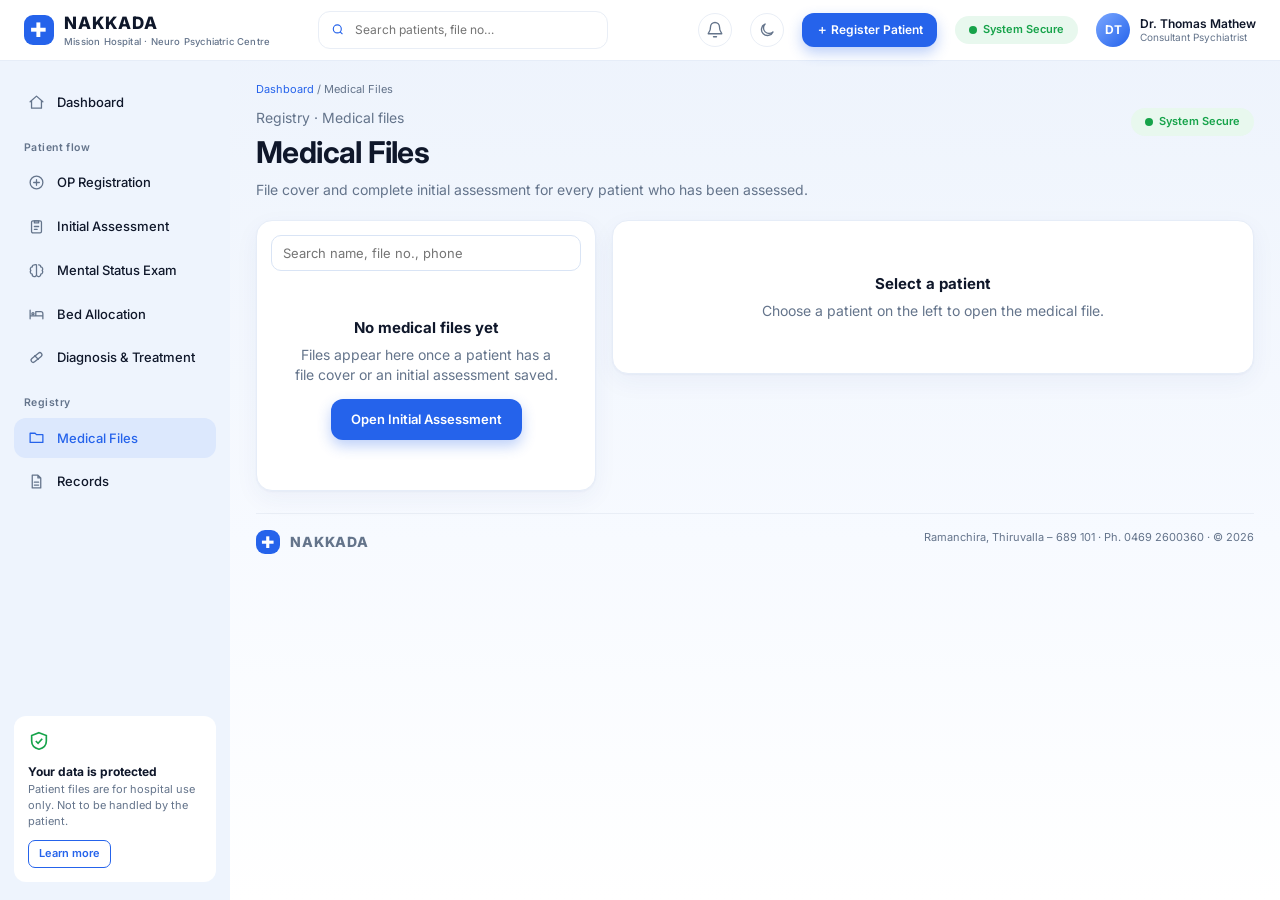
<file: nakkada-hospital-patient-forms/nakkada-hospital-portal/medical-files.html>
<!DOCTYPE html>
<html lang="en"><head><meta charset="utf-8"><meta name="viewport" content="width=device-width, initial-scale=1, viewport-fit=cover">
<title>Nakkada Mission Hospital – Medical Files</title>
<link href="https://fonts.googleapis.com/css2?family=Inter:wght@400;500;600;700;800&display=swap" rel="stylesheet">
<style>
:root{--bg:#f6f8fc;--card:#fff;--line:#e9eef6;--tx:#0f172a;--mu:#64748b;--pr:#2563eb;--pr2:#eaf1ff;--gr:#16a34a;--gr2:#e8f8ee;--or:#ea8a0c;--or2:#fff3e0;--rd:#e5484d;--rd2:#fdecec;--sh:0 1px 2px rgba(30,58,138,.04),0 8px 24px rgba(30,58,138,.05);box-sizing:border-box;padding-top:env(safe-area-inset-top,0px);padding-bottom:env(safe-area-inset-bottom,0px)}
@media(prefers-color-scheme:dark){:root[data-theme="dark-off"]{--bg:#0b1220;--card:#111a2c;--line:#1f2b42;--tx:#e8eefc;--mu:#93a1bb;--pr:#5b8cff;--pr2:#15264d;--gr2:#10301f;--or2:#37270d;--rd2:#3a1618;--sh:none}}
:root[data-theme="dark"]{--bg:#0b1220;--card:#111a2c;--line:#1f2b42;--tx:#e8eefc;--mu:#93a1bb;--pr:#5b8cff;--pr2:#15264d;--gr2:#10301f;--or2:#37270d;--rd2:#3a1618;--sh:none}
*{box-sizing:border-box}html{scroll-padding-top:env(safe-area-inset-top,0px)}
body{margin:0;background:#fff;color-scheme:light;color:var(--tx);font:14px/1.45 Inter,system-ui,-apple-system,"Segoe UI",sans-serif}
button{font:inherit;cursor:pointer}
:focus-visible{outline:2px solid var(--pr);outline-offset:2px}
.top{position:sticky;top:env(safe-area-inset-top,0px);z-index:5;background:var(--card);border-bottom:1px solid var(--line);display:flex;align-items:center;gap:28px;padding:0 24px;height:60px}
.logo{display:flex;align-items:center;gap:10px;font-weight:800;letter-spacing:.06em;font-size:17px;white-space:nowrap}
.logo i{width:30px;height:30px;border-radius:9px;background:var(--pr);display:grid;place-items:center;color:#fff;font-style:normal;font-size:20px;line-height:1}
.logo small{display:block;font-size:9.5px;font-weight:500;letter-spacing:.02em;color:var(--mu)}
.tabs{display:flex;gap:26px;height:100%}
.tabs a{display:flex;align-items:center;color:var(--tx);text-decoration:none;font-size:12.5px;font-weight:500;border-bottom:2px solid transparent}
.tabs a.on{color:var(--pr);border-color:var(--pr)}
.sp{flex:1}
.search{display:flex;align-items:center;gap:8px;border:1px solid var(--line);border-radius:10px;padding:8px 12px;color:var(--mu);font-size:12px;width:230px;background:var(--card)}
.search input{border:0;outline:0;background:none;font:inherit;color:var(--tx);width:100%}
.ib{width:34px;height:34px;border-radius:50%;border:1px solid var(--line);background:var(--card);color:var(--mu);display:grid;place-items:center;position:relative}
.ib b{position:absolute;top:-2px;right:-2px;background:var(--rd);color:#fff;font-size:9px;border-radius:9px;padding:0 4px}
.me{display:flex;align-items:center;gap:10px;font-size:12px;font-weight:600;line-height:1.2}.me small{font-weight:400;color:var(--mu);display:block}
.av{width:34px;height:34px;border-radius:50%;background:linear-gradient(135deg,#7aa7ff,#2563eb);color:#fff;display:grid;place-items:center;font-weight:700;font-size:12px;flex:none}
.av.s{width:30px;height:30px;font-size:11px}
.shell{display:grid;grid-template-columns:230px 1fr;min-height:calc(100vh - 60px)}
.side{background:var(--card);border-right:1px solid var(--line);padding:18px 14px;display:flex;flex-direction:column;gap:3px}
.side h6{margin:14px 10px 4px;font-size:10.5px;font-weight:600;color:var(--mu);letter-spacing:.04em}
.side a{display:flex;align-items:center;gap:12px;padding:10px 12px;border-radius:10px;color:var(--tx);text-decoration:none;font-size:13px;font-weight:500}
.side a svg{width:17px;height:17px;stroke:var(--mu);fill:none;stroke-width:1.8;stroke-linecap:round;stroke-linejoin:round;flex:none}
.side a.on{background:var(--pr2);color:var(--pr)}.side a.on svg{stroke:var(--pr)}
.side a em{margin-left:auto;font-style:normal;font-size:10.5px;background:var(--pr2);color:var(--pr);border-radius:8px;padding:1px 7px;font-weight:600}
.prot{margin-top:auto;border:1px solid var(--line);border-radius:12px;padding:14px;font-size:11px;color:var(--mu)}
.prot b{display:block;color:var(--tx);font-size:12px;margin:6px 0 2px}
.prot button{margin-top:10px;border:1px solid var(--pr);background:none;color:var(--pr);border-radius:7px;padding:5px 10px;font-size:11px;font-weight:600}
main{padding:22px 26px 30px;min-width:0}
.hero{display:flex;justify-content:space-between;align-items:flex-start;gap:20px;margin-bottom:18px;position:relative}
.hero p{margin:0;color:var(--mu)}
.hero h1{margin:4px 0 6px;font-size:34px;letter-spacing:-.02em;font-weight:800}
.hero .g{font-size:14px;font-weight:600;color:var(--tx);margin-bottom:0}
.sec{display:inline-flex;align-items:center;gap:6px;font-size:11px;color:var(--gr);font-weight:500}.sec:before{content:"";width:8px;height:8px;border-radius:50%;background:var(--gr)}
.card{background:var(--card);border:1px solid var(--line);border-radius:14px;box-shadow:var(--sh);padding:18px}
.ct{font-size:11.5px;font-weight:700;letter-spacing:.05em;margin:0 0 14px;display:flex;justify-content:space-between;align-items:center}
.ct a{font-size:10.5px;font-weight:500;color:var(--pr);text-decoration:none;letter-spacing:0}
.stats{display:grid;grid-template-columns:repeat(4,1fr);gap:16px;margin-bottom:16px}
.stat{position:relative;overflow:hidden;min-height:128px}
.ico{width:36px;height:36px;border-radius:10px;display:grid;place-items:center;background:var(--pr2);color:var(--pr)}
.ico svg{width:18px;height:18px;stroke:currentColor;fill:none;stroke-width:1.9;stroke-linecap:round;stroke-linejoin:round}
.ico.g{background:var(--gr2);color:var(--gr)}.ico.o{background:var(--or2);color:var(--or)}.ico.r{background:var(--rd2);color:var(--rd)}
.stat .n{font-size:26px;font-weight:700;margin-top:14px;letter-spacing:-.01em}.stat .l{font-size:12px;color:var(--mu)}
.stat .d{position:absolute;top:18px;right:18px;font-size:11px;font-weight:600;color:var(--gr)}.stat .d.dn{color:var(--rd)}
.stat svg.sp2{position:absolute;right:14px;bottom:14px;width:46%;height:42px}
.qa{display:grid;grid-template-columns:repeat(6,1fr);gap:12px;margin-bottom:16px}
.qa button{background:var(--card);border:1px solid var(--line);border-radius:14px;padding:14px;text-align:left;color:var(--tx);box-shadow:var(--sh);display:flex;flex-direction:column;gap:10px;font-size:12.5px;font-weight:600}
.qa button small{display:block;font-weight:400;color:var(--mu);font-size:11px;margin-top:1px}
.qa button:hover{border-color:var(--pr)}
.pills{display:flex;gap:8px;flex-wrap:wrap}
.pill{border:0;border-radius:20px;padding:6px 16px;font-size:11px;font-weight:500;background:var(--pr2);color:var(--pr)}
.pill.on{background:var(--pr);color:#fff}
.dirbar{display:flex;gap:16px;align-items:center;margin-bottom:12px;flex-wrap:wrap}
.dirbar .search{flex:1;min-width:200px;width:auto}
.tw{overflow-x:auto;border:1px solid var(--line);border-radius:12px}
table{border-collapse:collapse;width:100%;min-width:760px}
th{font-size:10px;letter-spacing:.05em;color:var(--mu);font-weight:600;text-align:left;padding:11px 14px;background:var(--bg)}
td{padding:11px 14px;border-top:1px solid var(--line);font-size:12px}
tbody tr{cursor:pointer}tbody tr:hover,tbody tr.on{background:var(--pr2)}
.pt{display:flex;align-items:center;gap:10px;font-weight:600}
.st{display:inline-flex;align-items:center;gap:5px;border-radius:12px;padding:2px 9px;font-size:10.5px;font-weight:600}
.st:before{content:"";width:6px;height:6px;border-radius:50%;background:currentColor}
.st.a{background:var(--gr2);color:var(--gr)}.st.f{background:var(--or2);color:var(--or)}.st.c{background:var(--rd2);color:var(--rd)}.st.n{background:var(--pr2);color:var(--pr)}
.grid3{display:grid;grid-template-columns:1.35fr 1.1fr 1fr;gap:16px;margin-top:16px;align-items:start}
.phead{display:flex;gap:16px;align-items:center;margin-bottom:14px}
.phead .av{width:68px;height:68px;font-size:22px}
.phead h2{margin:0;font-size:20px;display:inline-block;margin-right:8px}
.meta{display:grid;grid-template-columns:repeat(3,1fr);gap:12px;font-size:11px;color:var(--mu);margin-bottom:14px}.meta b{display:block;color:var(--tx);font-size:13px;margin-top:1px}
.ptabs{display:flex;gap:22px;border-bottom:1px solid var(--line);margin-bottom:14px;overflow-x:auto}
.ptabs button{background:none;border:0;padding:8px 0;font-size:11.5px;color:var(--mu);border-bottom:2px solid transparent;white-space:nowrap}
.ptabs button.on{color:var(--pr);border-color:var(--pr);font-weight:600}
.vit{display:grid;grid-template-columns:repeat(2,1fr);gap:10px;margin-bottom:16px}
.vit div,.kv div{background:var(--bg);border-radius:10px;padding:10px 12px;font-size:11px;color:var(--mu)}
.vit b{display:block;font-size:19px;color:var(--tx);margin-top:2px}
.kv{display:grid;grid-template-columns:1fr 1fr;gap:8px;margin-bottom:14px}.kv b{display:block;color:var(--tx);font-size:12.5px;font-weight:600}
.tl{position:relative;padding-left:30px;margin:0;list-style:none}
.tl:before{content:"";position:absolute;left:11px;top:6px;bottom:6px;width:1px;background:var(--line)}
.tl li{position:relative;margin-bottom:14px;font-size:12px}
.tl li i{position:absolute;left:-30px;top:0;width:22px;height:22px;border-radius:50%;background:var(--pr2);border:1px solid var(--pr);display:block}
.tl small{color:var(--mu);display:block;font-size:10.5px}
.rec{display:flex;align-items:center;gap:12px;border:1px solid var(--line);border-radius:12px;padding:10px 12px;margin-bottom:10px}
.rec .ico{width:34px;height:34px}.rec div{flex:1;font-size:12px;font-weight:600}.rec small{display:block;color:var(--mu);font-weight:400;font-size:10.5px}
.rec button{border:1px solid var(--line);background:var(--bg);border-radius:7px;font-size:10.5px;padding:4px 12px;color:var(--pr);font-weight:600}
.prog{display:flex;flex-direction:column;gap:9px}
.prog div{display:flex;align-items:center;gap:10px;font-size:12px}
.prog i{width:18px;height:18px;border-radius:50%;border:1.5px solid var(--line);display:grid;place-items:center;font-size:10px;font-style:normal;flex:none}
.prog .d i{background:var(--gr);border-color:var(--gr);color:#fff}.prog .p i{border-color:var(--pr);background:var(--pr2)}
.prog span{margin-left:auto;font-size:10.5px;color:var(--mu)}
.beds{display:grid;grid-template-columns:repeat(6,1fr);gap:7px;margin:10px 0 12px}
.bed{aspect-ratio:1.25;border-radius:8px;font-size:10px;font-weight:600;display:grid;place-items:center;border:1px solid transparent;cursor:pointer}
.bed.o{background:var(--pr2);color:var(--pr)}.bed.v{background:var(--gr2);color:var(--gr)}.bed.r{background:var(--or2);color:var(--or)}.bed.x{background:var(--rd2);color:var(--rd)}
.bed:hover{border-color:currentColor}
.leg{display:flex;gap:12px;flex-wrap:wrap;font-size:10.5px;color:var(--mu)}.leg i{display:inline-block;width:9px;height:9px;border-radius:3px;margin-right:4px}
.wb{margin-bottom:11px;font-size:11.5px}.wb div{display:flex;justify-content:space-between;margin-bottom:4px}
.wb u{display:block;height:6px;border-radius:4px;background:var(--pr2);text-decoration:none;overflow:hidden}.wb u i{display:block;height:100%;background:var(--pr);border-radius:4px}
.act{display:flex;gap:12px;align-items:center;padding:9px 0;border-top:1px solid var(--line);font-size:12px}.act:first-of-type{border-top:0}
.act i{width:16px;height:16px;border-radius:50%;border:1.5px solid var(--line);flex:none}.act small{display:block;color:var(--mu);font-size:10.5px}.act div{flex:1}
.tag{font-size:10px;font-weight:600;border-radius:10px;padding:2px 10px}.tag.h{background:var(--rd2);color:var(--rd)}.tag.m{background:var(--or2);color:var(--or)}.tag.l{background:var(--gr2);color:var(--gr)}
.ap{display:flex;gap:14px;border:1px solid var(--line);border-radius:12px;padding:10px 12px;margin-bottom:10px;align-items:center;font-size:12px}
.ap .dt{width:48px;text-align:center;background:var(--pr2);color:var(--pr);border-radius:9px;padding:5px 0;font-size:10px;font-weight:600}.dt b{display:block;font-size:18px;line-height:1.1}.ap small{display:block;color:var(--mu);font-size:11px}
.btn{width:100%;border:1px solid var(--pr);background:none;color:var(--pr);border-radius:9px;padding:9px;font-size:11px;font-weight:600;letter-spacing:.04em}
.row2{display:grid;grid-template-columns:1fr 1.6fr;gap:16px;margin-top:16px}
.perf{display:grid;grid-template-columns:repeat(2,1fr);gap:12px}.perf div{border:1px solid var(--line);border-radius:12px;padding:14px;font-size:12px;color:var(--mu)}.perf b{display:block;font-size:22px;color:var(--tx);margin:8px 0 2px}.perf em{font-style:normal;font-size:11px;color:var(--gr);font-weight:600}.perf em.dn{color:var(--rd)}
.bars{display:flex;align-items:flex-end;gap:14px;height:150px;padding-top:10px;border-bottom:1px solid var(--line)}
.bars>div{flex:1;display:flex;align-items:flex-end;gap:3px;height:100%}.bars i{flex:1;border-radius:3px 3px 0 0;background:var(--pr)}.bars i:nth-child(2){background:#22c3b0}.bars i:nth-child(3){background:#a78bfa}
.bl{display:flex;gap:14px;font-size:10.5px;color:var(--mu);margin-top:6px}.bl span{flex:1;text-align:center}
.pb{margin-top:16px;background:var(--pr2);border-radius:14px;padding:18px;display:flex;gap:14px;align-items:center}
.pb .ico{background:var(--pr);color:#fff;width:46px;height:46px;border-radius:50%}.pb b{font-size:14px;letter-spacing:.02em}.pb small{display:block;color:var(--mu);font-size:10.5px}
footer{margin-top:22px;padding-top:16px;border-top:1px solid var(--line);display:flex;justify-content:space-between;gap:16px;flex-wrap:wrap;font-size:11px;color:var(--mu)}
footer nav{display:flex;gap:26px}
@media(max-width:1180px){.grid3{grid-template-columns:1fr 1fr}.grid3>:first-child{grid-column:1/-1}.qa{grid-template-columns:repeat(3,1fr)}.stats{grid-template-columns:1fr 1fr}}
@media(max-width:860px){.shell{grid-template-columns:1fr}.side{display:none}.tabs,.search.t{display:none}.me span{display:none}.grid3,.row2{grid-template-columns:1fr}.top{gap:12px;padding:0 14px}main{padding:16px 14px}.hero h1{font-size:26px}}
@media(max-width:520px){.stats{grid-template-columns:1fr}.qa{grid-template-columns:1fr 1fr}.meta{grid-template-columns:1fr 1fr}}

body{background:linear-gradient(180deg,#edf3fc,#f7faff 60%,#fff)}
.top{border-bottom:0;box-shadow:0 1px 0 #e6edf8;gap:18px}
.search.t{width:290px;margin-left:30px;border-radius:12px}
.pill2{background:#e8f8ee;border-radius:20px;padding:6px 14px;font-weight:600}
.side{background:#eef4fd;border-right:0;padding-top:22px}
.side a{padding:11px 14px;border-radius:12px}
.side a.on{background:#dce8fd}
.prot{background:#fff;border:0}
.hero{display:block;border-radius:18px;overflow:hidden;min-height:180px;padding:26px 30px;margin-bottom:18px;background:linear-gradient(90deg,#fff 38%,rgba(255,255,255,.85) 52%,rgba(255,255,255,0) 72%),url([data-uri]) right center/auto 100% no-repeat,#fff;border:1px solid #e6edf8;box-shadow:var(--sh)}
.hero h1{font-size:36px}
.card,.stat,.qa button{border-radius:16px;border-color:#e6edf8}
.pill{background:#fff;border:1px solid #d9e4f5;color:#334155;padding:7px 20px;font-weight:500}
.pill.on{background:#2563eb;border-color:#2563eb;color:#fff;box-shadow:0 4px 10px rgba(37,99,235,.3)}
.pill[data-f=c]{background:#fff1f1;border-color:#f8cfcf;color:#e5484d}
.st{border:1px solid rgba(0,0,0,.08)}
img.av{object-fit:cover;background:#dbe7fb;display:block}
thead th{background:#f3f7fd}
@media(max-width:860px){.hero{background-size:auto 100%;padding:20px}.hero p{max-width:70%}}

button{position:relative;overflow:hidden;transition:transform .12s,box-shadow .15s,background .15s}
button:active{transform:scale(.97)}
.rp{position:absolute;border-radius:50%;background:rgba(37,99,235,.28);transform:scale(0);animation:rp .55s ease-out forwards;pointer-events:none}
.rb .rp,.pill.on .rp,.b1 .rp{background:rgba(255,255,255,.4)}
@keyframes rp{to{transform:scale(4);opacity:0}}
@media(prefers-reduced-motion:reduce){.rp{display:none}}
.rb{margin-top:16px;border:0;background:#2563eb;color:#fff;border-radius:12px;padding:11px 20px;font-weight:600;font-size:13px;box-shadow:0 6px 14px rgba(37,99,235,.3)}
.rb:hover{background:#1d4fd8}.rb.sm{margin:0;padding:8px 14px;font-size:12px;white-space:nowrap}
.flow{display:grid;grid-template-columns:repeat(6,1fr);gap:10px}
.flow button{border:1px solid #e6edf8;background:#fff;border-radius:12px;padding:12px;text-align:left;font-size:12px;font-weight:600;color:var(--tx);display:flex;gap:10px;align-items:center}
.flow button i{width:24px;height:24px;border-radius:50%;background:var(--pr2);color:var(--pr);display:grid;place-items:center;font-style:normal;font-size:11px;flex:none}
.flow button:hover,.qa button:hover{border-color:var(--pr);box-shadow:0 6px 16px rgba(37,99,235,.12)}
.mods{display:grid;grid-template-columns:repeat(2,1fr);gap:16px;margin-top:16px;align-items:start}
.mods .wide{grid-column:1/-1}
.mh{display:flex;gap:12px;align-items:center;margin-bottom:16px}.mh h3{margin:0;font-size:15px}.mh small{color:var(--mu);font-size:11.5px}
.fg{display:grid;grid-template-columns:repeat(2,1fr);gap:12px 14px}.wide .fg{grid-template-columns:repeat(3,1fr)}
.f{display:flex;flex-direction:column;gap:5px;font-size:11.5px;font-weight:600;color:#334155}.f.full{grid-column:1/-1}
.f input,.f textarea{font:inherit;font-weight:400;border:1px solid #d9e4f5;border-radius:10px;padding:9px 11px;background:#fff;color:var(--tx);width:100%}
.f textarea{min-height:64px;resize:vertical}.f input:focus,.f textarea:focus{outline:2px solid var(--pr);border-color:transparent}
.ch{display:flex;gap:8px;flex-wrap:wrap}.ch button{border:1px solid #d9e4f5;background:#fff;border-radius:10px;padding:8px 16px;font-size:12px;color:#334155}
.ch button:hover{border-color:var(--pr);color:var(--pr)}
.mf{display:flex;gap:10px;margin-top:16px;justify-content:flex-end;align-items:center;flex-wrap:wrap}.mf p{margin:0 auto 0 0;font-size:10.5px;color:var(--mu);max-width:60%}
.mf button{border-radius:10px;padding:9px 18px;font-size:12px;font-weight:600;border:1px solid #d9e4f5;background:#fff;color:#334155}
.mf .b1{background:#2563eb;border-color:#2563eb;color:#fff}
@media(max-width:1180px){.flow{grid-template-columns:repeat(3,1fr)}.wide .fg{grid-template-columns:repeat(2,1fr)}}
@media(max-width:860px){.mods{grid-template-columns:1fr}.rb.sm{display:none}}
@media(max-width:520px){.flow,.fg,.wide .fg{grid-template-columns:1fr}}
</style>
<link rel="stylesheet" href="nakkada-extra.css">
<style>
.breadcrumb{font-size:11px;color:var(--mu);margin-bottom:10px}.breadcrumb a{color:var(--pr);text-decoration:none}
.form-hero{display:flex;justify-content:space-between;align-items:flex-start;gap:18px;margin:8px 0 20px}
.form-hero h1{font-size:30px;margin:3px 0 5px;letter-spacing:-.02em}.form-hero p{margin:0;color:var(--mu)}
.rc-layout{display:grid;grid-template-columns:340px minmax(0,1fr);gap:16px;align-items:start}
.rc-list{padding:14px;position:sticky;top:76px;max-height:calc(100vh - 96px);display:flex;flex-direction:column}
.rc-tools{display:flex;flex-direction:column;gap:8px;margin-bottom:10px}
.rc-tools input,.rc-tools select{width:100%;border:1px solid #d9e4f5;border-radius:10px;padding:9px 11px;font:13px Inter,system-ui,sans-serif;background:#fff;color:var(--tx)}
.rc-items{overflow:auto;display:flex;flex-direction:column;gap:8px;padding:2px}
.rc-item{border:1px solid var(--line);border-radius:12px;padding:11px 12px;cursor:pointer;background:#fff;text-align:left;width:100%;display:block}
.rc-item:hover{border-color:var(--pr)}
.rc-item.on{border-color:var(--pr);background:var(--pr2);box-shadow:0 0 0 2px rgba(37,99,235,.15)}
.rc-item b{display:block;font-size:13px}.rc-item small{display:block;color:var(--mu);font-size:11px;margin-top:2px}
.rc-item .chips{display:flex;gap:6px;flex-wrap:wrap;margin-top:7px}
.bedchip{display:inline-flex;align-items:center;gap:5px;border-radius:12px;padding:2px 10px;font-size:10.5px;font-weight:600;background:#f1ebfe;color:#7c3aed;border:1px solid rgba(0,0,0,.08)}
.rc-empty{padding:34px 20px;text-align:center;color:var(--mu)}
.rc-empty b{display:block;color:var(--tx);font-size:15px;margin-bottom:6px}
.rc-empty .rb{display:inline-block;margin-top:14px;text-decoration:none}
.rp-head{display:flex;gap:16px;align-items:center;justify-content:space-between;flex-wrap:wrap;padding-bottom:16px;border-bottom:1px solid var(--line);margin-bottom:6px}
.rp-head .who{display:flex;gap:14px;align-items:center}
.rp-head .av{width:60px;height:60px;font-size:20px}
.rp-head h2{margin:0 0 3px;font-size:22px;letter-spacing:-.01em}
.rp-head small{color:var(--mu);font-size:12px}
.rp-head .chips{display:flex;gap:6px;flex-wrap:wrap;margin-top:8px}
.rp-btns{display:flex;gap:8px;flex-wrap:wrap}
.rp-btns a,.rp-btns button{border:1px solid #d9e4f5;background:#fff;color:#334155;border-radius:10px;padding:8px 14px;font-size:12px;font-weight:600;text-decoration:none}
.rp-btns .primary{background:var(--pr);border-color:var(--pr);color:#fff}
.rp-sec{margin-top:20px}
.rp-sec h3{margin:0 0 10px;font-size:12px;letter-spacing:.06em;color:var(--pr);display:flex;align-items:center;gap:8px;text-transform:uppercase}
.rp-sec h3:after{content:"";flex:1;height:1px;background:var(--line)}
.nk-kv{display:grid;grid-template-columns:repeat(auto-fill,minmax(210px,1fr));gap:1px;background:var(--line);border:1px solid var(--line);border-radius:12px;overflow:hidden}
.nk-kv>div{background:#fff;padding:10px 12px;min-width:0}
.nk-kv>div.w{grid-column:1/-1}
.nk-kv span{display:block;font-size:10.5px;color:var(--mu);font-weight:600;letter-spacing:.02em;margin-bottom:2px}
.nk-kv b{display:block;font-size:13px;font-weight:500;overflow-wrap:anywhere;white-space:pre-wrap}
.nk-kv b.nil{color:#b6c0d0}
.rp-sub{font-size:11.5px;font-weight:700;margin:14px 0 8px;color:var(--tx)}
.rp-tl{list-style:none;margin:10px 0 0;padding:0 0 0 18px;border-left:2px solid var(--line)}
.rp-tl li{position:relative;margin:0 0 9px;font-size:12px}
.rp-tl li:before{content:"";position:absolute;left:-24px;top:3px;width:10px;height:10px;border-radius:50%;background:#fff;border:2px solid var(--pr)}
.rp-tl small{color:var(--mu);margin-left:6px}
.rp-card{border:1px solid var(--line);border-radius:12px;padding:12px 14px;margin-bottom:10px;background:#fff}
.rp-card .top2{display:flex;gap:10px;align-items:center;justify-content:space-between;flex-wrap:wrap;margin-bottom:6px;font-size:12.5px}
.rp-none{color:var(--mu);font-size:12px;padding:12px 14px;border:1px dashed #cfdaeb;border-radius:12px;background:#fafcff}
.rp-none a{color:var(--pr);font-weight:600;text-decoration:none}
@media(max-width:1000px){.rc-layout{grid-template-columns:1fr}.rc-list{position:static;max-height:360px}}
@media print{
 body{background:#fff!important}
 .top,.side,.breadcrumb,.form-hero,.rc-list,.rp-btns,footer,.rp-none a{display:none!important}
 .shell{display:block}main{padding:0!important}.rc-layout{display:block}
 .card{box-shadow:none!important;border:0!important;padding:0!important}
 .rp-sec{break-inside:avoid}.nk-kv>div{break-inside:avoid}
}
</style><link rel="stylesheet" href="nakkada-theme.css">
<script src="nakkada-theme.js"></script>
</head><body>
<svg width="0" height="0" style="position:absolute"><defs>
<symbol id="i-home" viewBox="0 0 24 24"><path d="M3 11l9-8 9 8M5 10v10h14V10"/></symbol>
<symbol id="i-user" viewBox="0 0 24 24"><circle cx="12" cy="8" r="4"/><path d="M4 21c1-4 4-6 8-6s7 2 8 6"/></symbol>
<symbol id="i-plus" viewBox="0 0 24 24"><circle cx="12" cy="12" r="9"/><path d="M12 8v8M8 12h8"/></symbol>
<symbol id="i-clip" viewBox="0 0 24 24"><rect x="5" y="4" width="14" height="17" rx="2"/><path d="M9 4h6v3H9zM9 12h6M9 16h4"/></symbol>
<symbol id="i-brain" viewBox="0 0 24 24"><path d="M9 4a3 3 0 00-3 3 3 3 0 00-2 5 3 3 0 002 5 3 3 0 006 1V4a3 3 0 00-3 0zM15 4a3 3 0 013 3 3 3 0 012 5 3 3 0 01-2 5 3 3 0 01-6 1"/></symbol>
<symbol id="i-bed" viewBox="0 0 24 24"><path d="M3 18V6M3 14h18v4M21 14v-3a3 3 0 00-3-3h-7v6"/><circle cx="7" cy="11" r="1.5"/></symbol>
<symbol id="i-pill" viewBox="0 0 24 24"><rect x="3" y="9" width="18" height="6" rx="3" transform="rotate(-40 12 12)"/><path d="M9.5 9.5l5 5"/></symbol>
<symbol id="i-file" viewBox="0 0 24 24"><path d="M6 3h8l4 4v14H6zM14 3v4h4M9 13h6M9 17h6"/></symbol>
<symbol id="i-chart" viewBox="0 0 24 24"><path d="M4 20V4M4 20h16M8 15l4-4 3 3 5-6"/></symbol>
<symbol id="i-msg" viewBox="0 0 24 24"><path d="M4 5h16v11H9l-5 4z"/></symbol>
<symbol id="i-cal" viewBox="0 0 24 24"><rect x="4" y="5" width="16" height="16" rx="2"/><path d="M8 3v4M16 3v4M4 10h16"/></symbol>
<symbol id="i-shield" viewBox="0 0 24 24"><path d="M12 3l8 3v6c0 5-4 8-8 9-4-1-8-4-8-9V6z"/><path d="M8.5 12l2.5 2.5 4.5-5"/></symbol>
<symbol id="i-lock" viewBox="0 0 24 24"><rect x="5" y="11" width="14" height="10" rx="2"/><path d="M8 11V8a4 4 0 018 0v3"/></symbol>
<symbol id="i-bell" viewBox="0 0 24 24"><path d="M6 17V11a6 6 0 0112 0v6l2 2H4zM10 21h4"/></symbol>
<symbol id="i-search" viewBox="0 0 24 24"><circle cx="11" cy="11" r="7"/><path d="M20 20l-4-4"/></symbol>
<symbol id="i-folder" viewBox="0 0 24 24"><path d="M3 6h7l2 2h9v11H3z"/></symbol>
</defs></svg>
<header class="top">
 <div class="logo"><i>✚</i><div>NAKKADA<small>Mission Hospital · Neuro Psychiatric Centre</small></div></div>
  <label class="search t"><svg width="15" height="15" class="ico" style="background:none;width:15px;height:15px"><use href="#i-search" stroke="currentColor" fill="none" stroke-width="2"/></svg><input id="q2" placeholder="Search patients, file no…" aria-label="Search"></label>
 <div class="sp"></div>
 <button class="ib" aria-label="Notifications"><svg width="18" height="18" viewBox="0 0 24 24" fill="none" stroke="currentColor" stroke-width="1.8" stroke-linecap="round" stroke-linejoin="round"><path d="M18 8a6 6 0 0 0-12 0c0 7-3 7-3 9h18c0-2-3-2-3-9"/><path d="M10 21h4"/></svg></button>
 <button class="rb sm" id="rb0" onclick="window.location.href='op-registration.html'">＋ Register Patient</button>
 <span class="sec pill2">System Secure</span>
 <div class="me"><div class="av">DT</div><span>Dr. Thomas Mathew<small>Consultant Psychiatrist</small></span></div>
</header>
<div class="shell">
<aside class="side" aria-label="Sections">
 <a href="index.html"><svg><use href="#i-home"/></svg>Dashboard</a>
 <h6>Patient flow</h6>
 <a href="op-registration.html"><svg><use href="#i-plus"/></svg>OP Registration</a>
 <a href="initial-assessment.html"><svg><use href="#i-clip"/></svg>Initial Assessment</a>
 <a href="mental-status-exam.html"><svg><use href="#i-brain"/></svg>Mental Status Exam</a>
 <a href="bed-allocation.html"><svg><use href="#i-bed"/></svg>Bed Allocation</a>
 <a href="diagnosis-treatment.html"><svg><use href="#i-pill"/></svg>Diagnosis &amp; Treatment</a>
 <h6>Registry</h6>
 <a class="on" href="medical-files.html"><svg><use href="#i-folder"/></svg>Medical Files</a>
 <a href="records.html"><svg><use href="#i-file"/></svg>Records</a>
 <div class="prot"><svg width="22" height="22" viewBox="0 0 24 24" fill="none" stroke="#16a34a" stroke-width="1.8"><use href="#i-shield"/></svg><b>Your data is protected</b>Patient files are for hospital use only. Not to be handled by the patient.<br><button>Learn more</button></div>
</aside>
<main>

 <div class="breadcrumb"><a href="index.html">Dashboard</a> / Medical Files</div>
 <div class="form-hero"><div><p class="g">Registry · Medical files</p><h1>Medical Files</h1><p>File cover and complete initial assessment for every patient who has been assessed.</p></div><span class="sec pill2">System Secure</span></div>
 <div class="rc-layout">
  <section class="card rc-list" aria-label="Patient files">
   <div class="rc-tools"><input id="rcSearch" type="search" placeholder="Search name, file no., phone" aria-label="Search files"></div>
   <div class="rc-items" id="rcItems"></div>
  </section>
  <section class="card" id="rcReport" aria-live="polite"></section>
 </div>

 <footer><div class="logo" style="font-size:14px"><i style="width:24px;height:24px;font-size:16px">✚</i>NAKKADA</div><span>Ramanchira, Thiruvalla – 689 101 · Ph. 0469 2600360 · © 2026</span></footer>
</main></div>
<script src="nakkada-data.js"></script>
<script>
(function(){
 const {K,read,esc,fmtDT,fmtD}=NK;
 const nk=(s)=>(s||'').trim().toLowerCase().replace(/\s+/g,' ');
 const FC=['fileNumber','fileDate','coverPatientName','coverAge','coverSex','guardianName','guardianRelation','dob','homeAddress','religion','bloodGroup','coverPhone','coverDepartment'];
 const AL={patientName:'Patient name',age:'Age',sex:'Sex',assessmentDate:'Assessment date',education:'Education',occupation:'Occupation',religion:'Religion',maritalStatus:'Marital status',socialClass:'Social class',informant:'Informant',relation:'Relation',contact:'Contact',chiefComplaints:'Chief complaints',presentIllness:'History of present illness',premorbid:'Premorbid personality',familyHistory:'Family history',childhoodHistory:'Childhood history',educationOccupationHistory:'Educational & occupation history',psychiatricHistory:'Psychiatric history',medicalHistory:'Medical history',physicalCondition:'Physical condition as on admission',appearance:'1. Appearance',motorActivity:'2. Motor activity',speechActivity:'3. Speech activity',mood:'4. Mood',alertness:'5. Alertness',thoughts:'6. Thoughts',perceptions:'7. Perceptions',orientation:'Orientation',memory:'Memory',mathematicalAbility:'Simple mathematical operation',abstractThinking:'Abstract thinking',attitude:'Attitude',physicalExamination:'Physical examination',investigations:'Investigations',diagnosis:'Diagnosis',treatment:'Treatment',doctor:'Doctor'};
 const G=[['Patient & informant details',['patientName','age','sex','assessmentDate','education','occupation','religion','maritalStatus','socialClass','informant','relation','contact'],0],['Chief complaints',['chiefComplaints'],1],['Personal & clinical history',['premorbid','familyHistory','childhoodHistory','educationOccupationHistory','psychiatricHistory','medicalHistory','physicalCondition','presentIllness'],1],['Mental status examination',['appearance','motorActivity','speechActivity','mood','alertness','thoughts','perceptions','orientation','memory','mathematicalAbility','abstractThinking','attitude'],1],['Examination & treatment plan',['physicalExamination','investigations','diagnosis','treatment','doctor'],1]];
 let entries=[],sel=null,q='';
 const initials=(n)=>(n||'?').split(/\s+/).filter(Boolean).slice(0,2).map(x=>x[0].toUpperCase()).join('');
 const kv=(l,v,w)=>`<div${w?' class="w"':''}><span>${esc(l)}</span><b${v?'':' class="nil"'}>${v?esc(v):'—'}</b></div>`;
 function build(){
  const pats=read(K.patients),covers=read(K.covers),ass=read(K.assess),used=new Set(),out=[];
  pats.forEach(p=>{
   const fo=NK.fileOf(p),c=fo.cover||{};
   const a=ass.filter(x=>nk(x.patientName)===nk(p.patientName));a.forEach(x=>used.add(x));
   const file=fo.file;
   const hasCover=!!(c.fileNumber||p.fileNumber);
   if(a.length||hasCover)out.push({key:p.patientId,name:p.patientName,pid:p.patientId,file:file,cover:fo.cover,a:a,p:p,last:(a.length?a[a.length-1].savedAt:p.savedAt)||''});
  });
  ass.filter(x=>!used.has(x)).forEach(x=>out.push({key:x.assessmentId||x.savedAt,name:x.patientName,pid:'',file:null,cover:null,a:[x],p:null,last:x.savedAt||''}));
  entries=out.sort((x,y)=>(y.last<x.last?-1:1));
 }
 function renderList(){
  const box=document.getElementById('rcItems');
  const list=entries.filter(e=>!q||[e.name,e.file&&e.file.fileNumber,e.file&&e.file.coverPhone,e.pid].join(' ').toLowerCase().includes(q));
  if(!entries.length){box.innerHTML='<div class="rc-empty"><b>No medical files yet</b>Files appear here once a patient has a file cover or an initial assessment saved.<br><a class="rb" href="initial-assessment.html">Open Initial Assessment</a></div>';return;}
  if(!list.length){box.innerHTML='<div class="rc-empty">No files match your search.</div>';return;}
  box.innerHTML=list.map(e=>`<button type="button" class="rc-item${e.key===sel?' on':''}" data-id="${esc(e.key)}"><b>${esc(e.name||'Unnamed patient')}</b><small>${esc(e.file&&e.file.fileNumber?'File '+e.file.fileNumber:'No file no.')}${e.pid?' · '+esc(e.pid):''}</small><span class="chips">${e.a.length?'<span class="tkc tk-d">Assessment saved</span>':'<span class="tkc tk-w">Assessment pending</span>'}</span></button>`).join('');
 }
 function renderReport(){
  const box=document.getElementById('rcReport'),e=entries.find(x=>x.key===sel);
  if(!e){box.innerHTML='<div class="rc-empty"><b>Select a patient</b>Choose a patient on the left to open the medical file.</div>';return;}
  const f=e.file,lastEd=NK.latestEdit([e.cover].concat(e.a));
  let h=`<div class="rp-head"><div class="who"><div class="av">${esc(initials(e.name))}</div><div><h2>${esc(e.name)}</h2><small>${e.pid?'Patient ID '+esc(e.pid)+' · ':''}${f&&f.fileNumber?'File No. '+esc(f.fileNumber):'Not linked to an OP registration'}</small>${lastEd?`<span class="nke-when">✎ ${esc(NK.editedLine(lastEd))}</span>`:''}</div></div><div class="rp-btns">${e.pid?`<a href="records.html?id=${encodeURIComponent(e.pid)}">Full patient record</a>`:''}<button type="button" class="primary" onclick="window.print()">Print file</button></div></div>`;
  if(f)h+=`<div class="rp-sec"><h3>Medical file cover${e.p?NK.editBtn('cover'):''}</h3>${NK.editedHTML(e.cover)}<div class="nk-kv">${kv('File number',f.fileNumber)}${kv('File date',f.fileDate?fmtD(f.fileDate):'')}${kv('Name of patient',f.coverPatientName||e.name)}${kv('Age',f.coverAge)}${kv('Sex',f.coverSex)}${kv('Date of birth',f.dob?fmtD(f.dob):'')}${kv('Name of guardian',f.guardianName)}${kv('Relationship with patient',f.guardianRelation)}${kv('Religion',f.religion)}${kv('Blood group',f.bloodGroup)}${kv('Phone',f.coverPhone)}${kv('Department',f.coverDepartment)}${kv('Home address',f.homeAddress,1)}</div></div>`;
  h+='<div class="rp-sec"><h3>Initial assessment</h3>';
  if(!e.a.length)h+='<div class="rp-none">No initial assessment saved for this patient yet. <a href="initial-assessment.html">Open Initial Assessment</a></div>';
  e.a.slice().reverse().forEach((a,i)=>{
   h+=`<div class="rp-card"><div class="top2"><b>Assessment ${e.a.length-i}</b><span style="color:var(--mu)">Saved ${esc(fmtDT(a.savedAt))} ${NK.editBtn('assess',' data-idx="'+(e.a.length-1-i)+'"')}</span></div>${NK.editedHTML(a)}`+G.map(g=>`<div class="rp-sub">${g[0]}</div><div class="nk-kv">${g[1].map(k=>kv(AL[k],k==='assessmentDate'&&a[k]?fmtD(a[k]):a[k],g[2])).join('')}</div>`).join('')+'</div>';
  });
  box.innerHTML=h+'</div>';
 }
 function load(){build();if(sel&&!entries.some(e=>e.key===sel))sel=null;renderList();renderReport();}
 function doEdit(kind,idx,opener){
  const e=entries.find(x=>x.key===sel);if(!e)return;
  const sub=(e.name||'Unnamed patient')+(e.pid?' · '+e.pid:'');
  if(kind==='cover'&&e.p){
   const p=e.p;
   NK.openEdit({title:'Edit medical file cover',sub,fields:NK.FIELDS.cover,values:e.file,opener,
    onSave:(vals,meta)=>{const create=Object.assign({patientId:p.patientId,patientName:p.patientName,savedAt:new Date().toISOString()},e.file);
     NK.applyEdit(K.covers,all=>{const m=NK.coversFor(p,all);return m[m.length-1]||null;},vals,meta,create);},onDone:load});
  }else if(kind==='assess'){
   const a=e.a[idx];if(!a)return;
   NK.openEdit({title:'Edit initial assessment',sub:sub+' · saved '+fmtDT(a.savedAt),fields:NK.FIELDS.assess,values:a,lockKeys:e.p?['patientName']:[],opener,
    onSave:(vals,meta)=>{NK.applyEdit(K.assess,all=>all.find(x=>NK.sameAssessment(x,a)),vals,meta);},onDone:load});
  }
 }
 document.getElementById('rcReport').addEventListener('click',ev=>{const b=ev.target.closest('[data-edit]');if(b)doEdit(b.dataset.edit,+b.dataset.idx,b);});
 document.getElementById('rcItems').addEventListener('click',e=>{const b=e.target.closest('.rc-item');if(!b)return;sel=b.dataset.id;try{history.replaceState(null,'','?id='+encodeURIComponent(sel))}catch(x){}renderList();renderReport();if(innerWidth<=1000)document.getElementById('rcReport').scrollIntoView({behavior:'smooth'});});
 const search=v=>{q=v.trim().toLowerCase();renderList();};
 document.getElementById('rcSearch').addEventListener('input',e=>{document.getElementById('q2').value=e.target.value;search(e.target.value);});
 document.getElementById('q2').addEventListener('input',e=>{document.getElementById('rcSearch').value=e.target.value;search(e.target.value);});
 window.addEventListener('storage',load);
 build();const want=new URLSearchParams(location.search).get('id');
 sel=(want&&entries.some(e=>e.key===want))?want:(entries[0]&&entries[0].key)||null;
 load();
 const ed=new URLSearchParams(location.search).get('edit');
 if(ed&&sel){try{history.replaceState(null,'','?id='+encodeURIComponent(sel))}catch(x){}setTimeout(()=>doEdit(ed,0,null),0);}
})();
</script></body></html>
</file>
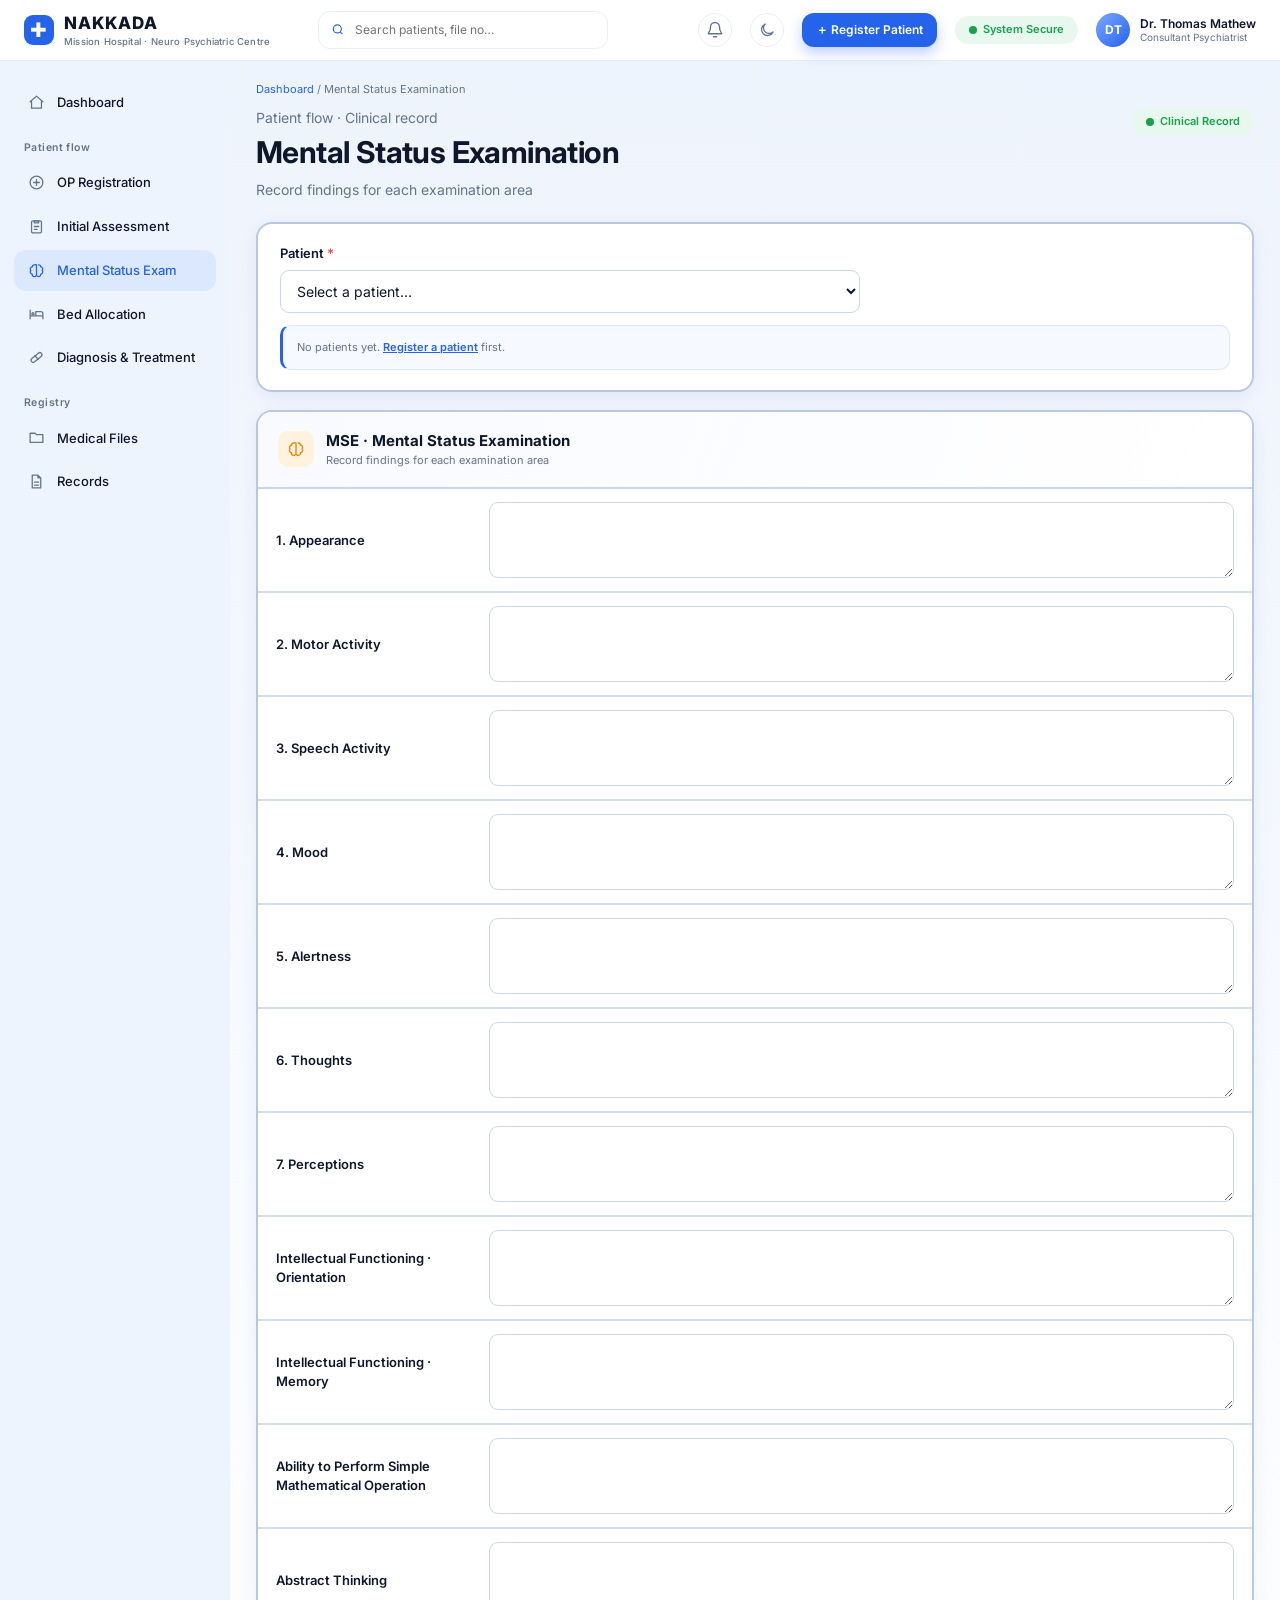
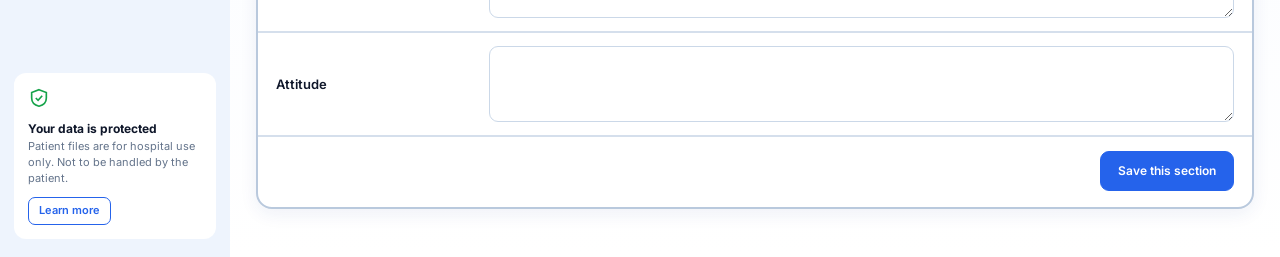
<file: nakkada-hospital-patient-forms/nakkada-hospital-portal/mental-status-exam.html>
<!DOCTYPE html>
<html lang="en"><head><meta charset="utf-8"><meta name="viewport" content="width=device-width, initial-scale=1, viewport-fit=cover">
<title>Nakkada Mission Hospital – Mental Status Examination</title>
<link href="https://fonts.googleapis.com/css2?family=Inter:wght@400;500;600;700;800&display=swap" rel="stylesheet">
<style>
:root{--bg:#f6f8fc;--card:#fff;--line:#e9eef6;--tx:#0f172a;--mu:#64748b;--pr:#2563eb;--pr2:#eaf1ff;--gr:#16a34a;--gr2:#e8f8ee;--or:#ea8a0c;--or2:#fff3e0;--rd:#e5484d;--rd2:#fdecec;--sh:0 1px 2px rgba(30,58,138,.04),0 8px 24px rgba(30,58,138,.05);box-sizing:border-box;padding-top:env(safe-area-inset-top,0px);padding-bottom:env(safe-area-inset-bottom,0px)}
@media(prefers-color-scheme:dark){:root[data-theme="dark-off"]{--bg:#0b1220;--card:#111a2c;--line:#1f2b42;--tx:#e8eefc;--mu:#93a1bb;--pr:#5b8cff;--pr2:#15264d;--gr2:#10301f;--or2:#37270d;--rd2:#3a1618;--sh:none}}
:root[data-theme="dark"]{--bg:#0b1220;--card:#111a2c;--line:#1f2b42;--tx:#e8eefc;--mu:#93a1bb;--pr:#5b8cff;--pr2:#15264d;--gr2:#10301f;--or2:#37270d;--rd2:#3a1618;--sh:none}
*{box-sizing:border-box}html{scroll-padding-top:env(safe-area-inset-top,0px)}
body{margin:0;background:#fff;color-scheme:light;color:var(--tx);font:14px/1.45 Inter,system-ui,-apple-system,"Segoe UI",sans-serif}
button{font:inherit;cursor:pointer}
:focus-visible{outline:2px solid var(--pr);outline-offset:2px}
.top{position:sticky;top:env(safe-area-inset-top,0px);z-index:5;background:var(--card);border-bottom:1px solid var(--line);display:flex;align-items:center;gap:28px;padding:0 24px;height:60px}
.logo{display:flex;align-items:center;gap:10px;font-weight:800;letter-spacing:.06em;font-size:17px;white-space:nowrap}
.logo i{width:30px;height:30px;border-radius:9px;background:var(--pr);display:grid;place-items:center;color:#fff;font-style:normal;font-size:20px;line-height:1}
.logo small{display:block;font-size:9.5px;font-weight:500;letter-spacing:.02em;color:var(--mu)}
.tabs{display:flex;gap:26px;height:100%}
.tabs a{display:flex;align-items:center;color:var(--tx);text-decoration:none;font-size:12.5px;font-weight:500;border-bottom:2px solid transparent}
.tabs a.on{color:var(--pr);border-color:var(--pr)}
.sp{flex:1}
.search{display:flex;align-items:center;gap:8px;border:1px solid var(--line);border-radius:10px;padding:8px 12px;color:var(--mu);font-size:12px;width:230px;background:var(--card)}
.search input{border:0;outline:0;background:none;font:inherit;color:var(--tx);width:100%}
.ib{width:34px;height:34px;border-radius:50%;border:1px solid var(--line);background:var(--card);color:var(--mu);display:grid;place-items:center;position:relative}
.ib b{position:absolute;top:-2px;right:-2px;background:var(--rd);color:#fff;font-size:9px;border-radius:9px;padding:0 4px}
.me{display:flex;align-items:center;gap:10px;font-size:12px;font-weight:600;line-height:1.2}.me small{font-weight:400;color:var(--mu);display:block}
.av{width:34px;height:34px;border-radius:50%;background:linear-gradient(135deg,#7aa7ff,#2563eb);color:#fff;display:grid;place-items:center;font-weight:700;font-size:12px;flex:none}
.av.s{width:30px;height:30px;font-size:11px}
.shell{display:grid;grid-template-columns:230px 1fr;min-height:calc(100vh - 60px)}
.side{background:var(--card);border-right:1px solid var(--line);padding:18px 14px;display:flex;flex-direction:column;gap:3px}
.side h6{margin:14px 10px 4px;font-size:10.5px;font-weight:600;color:var(--mu);letter-spacing:.04em}
.side a{display:flex;align-items:center;gap:12px;padding:10px 12px;border-radius:10px;color:var(--tx);text-decoration:none;font-size:13px;font-weight:500}
.side a svg{width:17px;height:17px;stroke:var(--mu);fill:none;stroke-width:1.8;stroke-linecap:round;stroke-linejoin:round;flex:none}
.side a.on{background:var(--pr2);color:var(--pr)}.side a.on svg{stroke:var(--pr)}
.side a em{margin-left:auto;font-style:normal;font-size:10.5px;background:var(--pr2);color:var(--pr);border-radius:8px;padding:1px 7px;font-weight:600}
.prot{margin-top:auto;border:1px solid var(--line);border-radius:12px;padding:14px;font-size:11px;color:var(--mu)}
.prot b{display:block;color:var(--tx);font-size:12px;margin:6px 0 2px}
.prot button{margin-top:10px;border:1px solid var(--pr);background:none;color:var(--pr);border-radius:7px;padding:5px 10px;font-size:11px;font-weight:600}
main{padding:22px 26px 30px;min-width:0}
.hero{display:flex;justify-content:space-between;align-items:flex-start;gap:20px;margin-bottom:18px;position:relative}
.hero p{margin:0;color:var(--mu)}
.hero h1{margin:4px 0 6px;font-size:34px;letter-spacing:-.02em;font-weight:800}
.hero .g{font-size:14px;font-weight:600;color:var(--tx);margin-bottom:0}
.sec{display:inline-flex;align-items:center;gap:6px;font-size:11px;color:var(--gr);font-weight:500}.sec:before{content:"";width:8px;height:8px;border-radius:50%;background:var(--gr)}
.card{background:var(--card);border:1px solid var(--line);border-radius:14px;box-shadow:var(--sh);padding:18px}
.ct{font-size:11.5px;font-weight:700;letter-spacing:.05em;margin:0 0 14px;display:flex;justify-content:space-between;align-items:center}
.ct a{font-size:10.5px;font-weight:500;color:var(--pr);text-decoration:none;letter-spacing:0}
.stats{display:grid;grid-template-columns:repeat(4,1fr);gap:16px;margin-bottom:16px}
.stat{position:relative;overflow:hidden;min-height:128px}
.ico{width:36px;height:36px;border-radius:10px;display:grid;place-items:center;background:var(--pr2);color:var(--pr)}
.ico svg{width:18px;height:18px;stroke:currentColor;fill:none;stroke-width:1.9;stroke-linecap:round;stroke-linejoin:round}
.ico.g{background:var(--gr2);color:var(--gr)}.ico.o{background:var(--or2);color:var(--or)}.ico.r{background:var(--rd2);color:var(--rd)}
.stat .n{font-size:26px;font-weight:700;margin-top:14px;letter-spacing:-.01em}.stat .l{font-size:12px;color:var(--mu)}
.stat .d{position:absolute;top:18px;right:18px;font-size:11px;font-weight:600;color:var(--gr)}.stat .d.dn{color:var(--rd)}
.stat svg.sp2{position:absolute;right:14px;bottom:14px;width:46%;height:42px}
.qa{display:grid;grid-template-columns:repeat(6,1fr);gap:12px;margin-bottom:16px}
.qa button{background:var(--card);border:1px solid var(--line);border-radius:14px;padding:14px;text-align:left;color:var(--tx);box-shadow:var(--sh);display:flex;flex-direction:column;gap:10px;font-size:12.5px;font-weight:600}
.qa button small{display:block;font-weight:400;color:var(--mu);font-size:11px;margin-top:1px}
.qa button:hover{border-color:var(--pr)}
.pills{display:flex;gap:8px;flex-wrap:wrap}
.pill{border:0;border-radius:20px;padding:6px 16px;font-size:11px;font-weight:500;background:var(--pr2);color:var(--pr)}
.pill.on{background:var(--pr);color:#fff}
.dirbar{display:flex;gap:16px;align-items:center;margin-bottom:12px;flex-wrap:wrap}
.dirbar .search{flex:1;min-width:200px;width:auto}
.tw{overflow-x:auto;border:1px solid var(--line);border-radius:12px}
table{border-collapse:collapse;width:100%;min-width:760px}
th{font-size:10px;letter-spacing:.05em;color:var(--mu);font-weight:600;text-align:left;padding:11px 14px;background:var(--bg)}
td{padding:11px 14px;border-top:1px solid var(--line);font-size:12px}
tbody tr{cursor:pointer}tbody tr:hover,tbody tr.on{background:var(--pr2)}
.pt{display:flex;align-items:center;gap:10px;font-weight:600}
.st{display:inline-flex;align-items:center;gap:5px;border-radius:12px;padding:2px 9px;font-size:10.5px;font-weight:600}
.st:before{content:"";width:6px;height:6px;border-radius:50%;background:currentColor}
.st.a{background:var(--gr2);color:var(--gr)}.st.f{background:var(--or2);color:var(--or)}.st.c{background:var(--rd2);color:var(--rd)}.st.n{background:var(--pr2);color:var(--pr)}
.grid3{display:grid;grid-template-columns:1.35fr 1.1fr 1fr;gap:16px;margin-top:16px;align-items:start}
.phead{display:flex;gap:16px;align-items:center;margin-bottom:14px}
.phead .av{width:68px;height:68px;font-size:22px}
.phead h2{margin:0;font-size:20px;display:inline-block;margin-right:8px}
.meta{display:grid;grid-template-columns:repeat(3,1fr);gap:12px;font-size:11px;color:var(--mu);margin-bottom:14px}.meta b{display:block;color:var(--tx);font-size:13px;margin-top:1px}
.ptabs{display:flex;gap:22px;border-bottom:1px solid var(--line);margin-bottom:14px;overflow-x:auto}
.ptabs button{background:none;border:0;padding:8px 0;font-size:11.5px;color:var(--mu);border-bottom:2px solid transparent;white-space:nowrap}
.ptabs button.on{color:var(--pr);border-color:var(--pr);font-weight:600}
.vit{display:grid;grid-template-columns:repeat(2,1fr);gap:10px;margin-bottom:16px}
.vit div,.kv div{background:var(--bg);border-radius:10px;padding:10px 12px;font-size:11px;color:var(--mu)}
.vit b{display:block;font-size:19px;color:var(--tx);margin-top:2px}
.kv{display:grid;grid-template-columns:1fr 1fr;gap:8px;margin-bottom:14px}.kv b{display:block;color:var(--tx);font-size:12.5px;font-weight:600}
.tl{position:relative;padding-left:30px;margin:0;list-style:none}
.tl:before{content:"";position:absolute;left:11px;top:6px;bottom:6px;width:1px;background:var(--line)}
.tl li{position:relative;margin-bottom:14px;font-size:12px}
.tl li i{position:absolute;left:-30px;top:0;width:22px;height:22px;border-radius:50%;background:var(--pr2);border:1px solid var(--pr);display:block}
.tl small{color:var(--mu);display:block;font-size:10.5px}
.rec{display:flex;align-items:center;gap:12px;border:1px solid var(--line);border-radius:12px;padding:10px 12px;margin-bottom:10px}
.rec .ico{width:34px;height:34px}.rec div{flex:1;font-size:12px;font-weight:600}.rec small{display:block;color:var(--mu);font-weight:400;font-size:10.5px}
.rec button{border:1px solid var(--line);background:var(--bg);border-radius:7px;font-size:10.5px;padding:4px 12px;color:var(--pr);font-weight:600}
.prog{display:flex;flex-direction:column;gap:9px}
.prog div{display:flex;align-items:center;gap:10px;font-size:12px}
.prog i{width:18px;height:18px;border-radius:50%;border:1.5px solid var(--line);display:grid;place-items:center;font-size:10px;font-style:normal;flex:none}
.prog .d i{background:var(--gr);border-color:var(--gr);color:#fff}.prog .p i{border-color:var(--pr);background:var(--pr2)}
.prog span{margin-left:auto;font-size:10.5px;color:var(--mu)}
.beds{display:grid;grid-template-columns:repeat(6,1fr);gap:7px;margin:10px 0 12px}
.bed{aspect-ratio:1.25;border-radius:8px;font-size:10px;font-weight:600;display:grid;place-items:center;border:1px solid transparent;cursor:pointer}
.bed.o{background:var(--pr2);color:var(--pr)}.bed.v{background:var(--gr2);color:var(--gr)}.bed.r{background:var(--or2);color:var(--or)}.bed.x{background:var(--rd2);color:var(--rd)}
.bed:hover{border-color:currentColor}
.leg{display:flex;gap:12px;flex-wrap:wrap;font-size:10.5px;color:var(--mu)}.leg i{display:inline-block;width:9px;height:9px;border-radius:3px;margin-right:4px}
.wb{margin-bottom:11px;font-size:11.5px}.wb div{display:flex;justify-content:space-between;margin-bottom:4px}
.wb u{display:block;height:6px;border-radius:4px;background:var(--pr2);text-decoration:none;overflow:hidden}.wb u i{display:block;height:100%;background:var(--pr);border-radius:4px}
.act{display:flex;gap:12px;align-items:center;padding:9px 0;border-top:1px solid var(--line);font-size:12px}.act:first-of-type{border-top:0}
.act i{width:16px;height:16px;border-radius:50%;border:1.5px solid var(--line);flex:none}.act small{display:block;color:var(--mu);font-size:10.5px}.act div{flex:1}
.tag{font-size:10px;font-weight:600;border-radius:10px;padding:2px 10px}.tag.h{background:var(--rd2);color:var(--rd)}.tag.m{background:var(--or2);color:var(--or)}.tag.l{background:var(--gr2);color:var(--gr)}
.ap{display:flex;gap:14px;border:1px solid var(--line);border-radius:12px;padding:10px 12px;margin-bottom:10px;align-items:center;font-size:12px}
.ap .dt{width:48px;text-align:center;background:var(--pr2);color:var(--pr);border-radius:9px;padding:5px 0;font-size:10px;font-weight:600}.dt b{display:block;font-size:18px;line-height:1.1}.ap small{display:block;color:var(--mu);font-size:11px}
.btn{width:100%;border:1px solid var(--pr);background:none;color:var(--pr);border-radius:9px;padding:9px;font-size:11px;font-weight:600;letter-spacing:.04em}
.row2{display:grid;grid-template-columns:1fr 1.6fr;gap:16px;margin-top:16px}
.perf{display:grid;grid-template-columns:repeat(2,1fr);gap:12px}.perf div{border:1px solid var(--line);border-radius:12px;padding:14px;font-size:12px;color:var(--mu)}.perf b{display:block;font-size:22px;color:var(--tx);margin:8px 0 2px}.perf em{font-style:normal;font-size:11px;color:var(--gr);font-weight:600}.perf em.dn{color:var(--rd)}
.bars{display:flex;align-items:flex-end;gap:14px;height:150px;padding-top:10px;border-bottom:1px solid var(--line)}
.bars>div{flex:1;display:flex;align-items:flex-end;gap:3px;height:100%}.bars i{flex:1;border-radius:3px 3px 0 0;background:var(--pr)}.bars i:nth-child(2){background:#22c3b0}.bars i:nth-child(3){background:#a78bfa}
.bl{display:flex;gap:14px;font-size:10.5px;color:var(--mu);margin-top:6px}.bl span{flex:1;text-align:center}
.pb{margin-top:16px;background:var(--pr2);border-radius:14px;padding:18px;display:flex;gap:14px;align-items:center}
.pb .ico{background:var(--pr);color:#fff;width:46px;height:46px;border-radius:50%}.pb b{font-size:14px;letter-spacing:.02em}.pb small{display:block;color:var(--mu);font-size:10.5px}
footer{margin-top:22px;padding-top:16px;border-top:1px solid var(--line);display:flex;justify-content:space-between;gap:16px;flex-wrap:wrap;font-size:11px;color:var(--mu)}
footer nav{display:flex;gap:26px}
@media(max-width:1180px){.grid3{grid-template-columns:1fr 1fr}.grid3>:first-child{grid-column:1/-1}.qa{grid-template-columns:repeat(3,1fr)}.stats{grid-template-columns:1fr 1fr}}
@media(max-width:860px){.shell{grid-template-columns:1fr}.side{display:none}.tabs,.search.t{display:none}.me span{display:none}.grid3,.row2{grid-template-columns:1fr}.top{gap:12px;padding:0 14px}main{padding:16px 14px}.hero h1{font-size:26px}}
@media(max-width:520px){.stats{grid-template-columns:1fr}.qa{grid-template-columns:1fr 1fr}.meta{grid-template-columns:1fr 1fr}}

body{background:linear-gradient(180deg,#edf3fc,#f7faff 60%,#fff)}
.top{border-bottom:0;box-shadow:0 1px 0 #e6edf8;gap:18px}
.search.t{width:290px;margin-left:30px;border-radius:12px}
.pill2{background:#e8f8ee;border-radius:20px;padding:6px 14px;font-weight:600}
.side{background:#eef4fd;border-right:0;padding-top:22px}
.side a{padding:11px 14px;border-radius:12px}
.side a.on{background:#dce8fd}
.prot{background:#fff;border:0}
.hero{display:block;border-radius:18px;overflow:hidden;min-height:180px;padding:26px 30px;margin-bottom:18px;background:linear-gradient(90deg,#fff 38%,rgba(255,255,255,.85) 52%,rgba(255,255,255,0) 72%),url([data-uri]) right center/auto 100% no-repeat,#fff;border:1px solid #e6edf8;box-shadow:var(--sh)}
.hero h1{font-size:36px}
.card,.stat,.qa button{border-radius:16px;border-color:#e6edf8}
.pill{background:#fff;border:1px solid #d9e4f5;color:#334155;padding:7px 20px;font-weight:500}
.pill.on{background:#2563eb;border-color:#2563eb;color:#fff;box-shadow:0 4px 10px rgba(37,99,235,.3)}
.pill[data-f=c]{background:#fff1f1;border-color:#f8cfcf;color:#e5484d}
.st{border:1px solid rgba(0,0,0,.08)}
img.av{object-fit:cover;background:#dbe7fb;display:block}
thead th{background:#f3f7fd}
@media(max-width:860px){.hero{background-size:auto 100%;padding:20px}.hero p{max-width:70%}}

button{position:relative;overflow:hidden;transition:transform .12s,box-shadow .15s,background .15s}
button:active{transform:scale(.97)}
.rp{position:absolute;border-radius:50%;background:rgba(37,99,235,.28);transform:scale(0);animation:rp .55s ease-out forwards;pointer-events:none}
.rb .rp,.pill.on .rp,.b1 .rp{background:rgba(255,255,255,.4)}
@keyframes rp{to{transform:scale(4);opacity:0}}
@media(prefers-reduced-motion:reduce){.rp{display:none}}
.rb{margin-top:16px;border:0;background:#2563eb;color:#fff;border-radius:12px;padding:11px 20px;font-weight:600;font-size:13px;box-shadow:0 6px 14px rgba(37,99,235,.3)}
.rb:hover{background:#1d4fd8}.rb.sm{margin:0;padding:8px 14px;font-size:12px;white-space:nowrap}
.flow{display:grid;grid-template-columns:repeat(6,1fr);gap:10px}
.flow button{border:1px solid #e6edf8;background:#fff;border-radius:12px;padding:12px;text-align:left;font-size:12px;font-weight:600;color:var(--tx);display:flex;gap:10px;align-items:center}
.flow button i{width:24px;height:24px;border-radius:50%;background:var(--pr2);color:var(--pr);display:grid;place-items:center;font-style:normal;font-size:11px;flex:none}
.flow button:hover,.qa button:hover{border-color:var(--pr);box-shadow:0 6px 16px rgba(37,99,235,.12)}
.mods{display:grid;grid-template-columns:repeat(2,1fr);gap:16px;margin-top:16px;align-items:start}
.mods .wide{grid-column:1/-1}
.mh{display:flex;gap:12px;align-items:center;margin-bottom:16px}.mh h3{margin:0;font-size:15px}.mh small{color:var(--mu);font-size:11.5px}
.fg{display:grid;grid-template-columns:repeat(2,1fr);gap:12px 14px}.wide .fg{grid-template-columns:repeat(3,1fr)}
.f{display:flex;flex-direction:column;gap:5px;font-size:11.5px;font-weight:600;color:#334155}.f.full{grid-column:1/-1}
.f input,.f textarea{font:inherit;font-weight:400;border:1px solid #d9e4f5;border-radius:10px;padding:9px 11px;background:#fff;color:var(--tx);width:100%}
.f textarea{min-height:64px;resize:vertical}.f input:focus,.f textarea:focus{outline:2px solid var(--pr);border-color:transparent}
.ch{display:flex;gap:8px;flex-wrap:wrap}.ch button{border:1px solid #d9e4f5;background:#fff;border-radius:10px;padding:8px 16px;font-size:12px;color:#334155}
.ch button:hover{border-color:var(--pr);color:var(--pr)}
.mf{display:flex;gap:10px;margin-top:16px;justify-content:flex-end;align-items:center;flex-wrap:wrap}.mf p{margin:0 auto 0 0;font-size:10.5px;color:var(--mu);max-width:60%}
.mf button{border-radius:10px;padding:9px 18px;font-size:12px;font-weight:600;border:1px solid #d9e4f5;background:#fff;color:#334155}
.mf .b1{background:#2563eb;border-color:#2563eb;color:#fff}
@media(max-width:1180px){.flow{grid-template-columns:repeat(3,1fr)}.wide .fg{grid-template-columns:repeat(2,1fr)}}
@media(max-width:860px){.mods{grid-template-columns:1fr}.rb.sm{display:none}}
@media(max-width:520px){.flow,.fg,.wide .fg{grid-template-columns:1fr}}
</style>
<style>
/* Registration form layout */
.form-hero{display:flex;justify-content:space-between;align-items:flex-start;gap:18px;margin:8px 0 22px}
.form-hero h1{font-size:30px;margin:3px 0 5px;letter-spacing:-.02em}
.form-hero p{margin:0;color:var(--mu)}
.form-card{margin-bottom:18px;padding:0;overflow:hidden;border:2px solid #b9c9dd;border-radius:16px;background:#fff;box-shadow:0 5px 18px rgba(30,58,138,.07)}
.form-head{display:flex;align-items:center;gap:12px;margin:0;padding:18px 20px;background:linear-gradient(110deg,#f8faff,#fff);border-bottom:2px solid #c7d5e7}
.form-head h2{font-size:15px;margin:0;font-weight:700}
.form-head p{font-size:11px;color:var(--mu);margin:2px 0 0}
.form-grid{display:grid;grid-template-columns:repeat(2,minmax(0,1fr));gap:0}
.field{display:grid;grid-template-columns:minmax(155px,.85fr) minmax(0,1.15fr);align-items:center;gap:12px;min-width:0;padding:13px 18px;border-bottom:2px solid #d5dfec}
.field:nth-child(odd){border-right:2px solid #d5dfec}
.field.full{grid-column:1/-1;grid-template-columns:minmax(155px,.425fr) minmax(0,1.575fr);border-right:0}
.field label,.field .field-label{font-size:13px;font-weight:600;color:var(--tx)}
.field label small,.field .ml{display:block;font-size:12px;font-weight:400;color:var(--mu);margin-top:2px}
.field input,.field select,.field textarea{width:100%;min-width:0;border:1px solid #cbd8e8;border-radius:9px;background:#fff;color:var(--tx);padding:11px 12px;font:14px Inter,system-ui,sans-serif;outline:none;min-height:43px;transition:border-color .15s,box-shadow .15s}
.field textarea{min-height:76px;resize:vertical}
.field input:focus,.field select:focus,.field textarea:focus{border-color:var(--pr);box-shadow:0 0 0 3px var(--pr2)}
.radio-row{display:flex;gap:7px;flex-wrap:wrap}
.radio-option{display:inline-flex;align-items:center;gap:7px;border:1px solid #d5dfec;border-radius:9px;padding:9px 11px;font-size:12px;background:#fff;cursor:pointer}
.radio-option:has(input:checked){border-color:var(--pr);background:var(--pr2);color:var(--pr)}
.radio-option input{accent-color:var(--pr);width:15px;height:15px;min-height:0;margin:0}
.form-note{margin:16px 18px 0;padding:12px 14px;border:1px solid #dbe7fb;border-left:3px solid var(--pr);border-radius:10px;background:#f6f9ff;font-size:11px;color:var(--mu);line-height:1.7}
.form-grid[style]{margin:0 18px 16px;gap:12px}
.form-grid[style] .field{border:0;padding:12px 0;grid-template-columns:minmax(120px,.65fr) minmax(0,1.35fr)}
.form-actions{display:flex;justify-content:flex-end;gap:10px;margin:18px 0 28px;flex-wrap:wrap}
.form-actions button{border-radius:9px;padding:10px 17px;font-size:12px;font-weight:600;transition:transform .15s,box-shadow .15s}
.form-actions button:hover{transform:translateY(-1px);box-shadow:0 5px 14px rgba(15,23,42,.1)}
.btn-secondary{border:1px solid var(--line);background:#fff;color:var(--tx)}
.btn-primary{border:1px solid var(--pr);background:var(--pr);color:#fff}
.req{color:var(--rd)}
.breadcrumb{font-size:11px;color:var(--mu);margin-bottom:10px}
.breadcrumb a{color:var(--pr);text-decoration:none}
@media(max-width:900px){.field{grid-template-columns:1fr;align-content:center;gap:6px}}
@media(max-width:650px){main{padding:18px 14px 24px}.form-grid{grid-template-columns:1fr}.field,.field.full{grid-column:auto;grid-template-columns:minmax(120px,.7fr) minmax(0,1.3fr);border-right:0}.form-hero{display:block}.form-hero .sec{margin-top:12px}}
@media(max-width:460px){.field,.field.full{grid-template-columns:1fr;gap:6px}.form-head{padding:15px}.form-grid[style]{margin:0 14px 14px}.form-note{margin-left:14px;margin-right:14px}.form-actions button{flex:1}}

/* Clinical step pages (MSE, Diagnosis & Treatment) */
.pick{padding:20px 22px}
.pick>label{display:block;font-size:13px;font-weight:600;margin-bottom:7px}
.pick select{width:100%;max-width:580px;min-height:43px;border:1px solid #cbd8e8;border-radius:9px;background:#fff;color:var(--tx);padding:10px 12px;font:14px Inter,system-ui,sans-serif;outline:none}
.pick select:focus{border-color:var(--pr);box-shadow:0 0 0 3px var(--pr2)}
.sum{display:none;margin-top:16px;padding-top:16px;border-top:1px solid #d5dfec;flex-wrap:wrap;gap:10px 26px;font-size:12.5px;color:var(--mu);align-items:center}
.sum.on{display:flex}
.sum b{display:block;color:var(--tx);font-size:13.5px;font-weight:600;margin-top:1px}
.sum .cc{flex:1 1 100%;max-width:100%}
.sum .cc b{font-weight:400;font-size:13px;display:-webkit-box;-webkit-line-clamp:2;-webkit-box-orient:vertical;overflow:hidden}
.chip{display:inline-flex;align-items:center;gap:6px;border-radius:14px;padding:3px 11px;font-size:11.5px;font-weight:600;background:var(--pr2);color:var(--pr)}
.chip:before{content:"";width:6px;height:6px;border-radius:50%;background:currentColor}
.chip.ok{background:var(--gr2);color:var(--gr)}
.chip.no{background:var(--or2);color:var(--or)}
.cells{display:grid;grid-template-columns:repeat(2,minmax(0,1fr));gap:20px 24px;padding:22px}
.cell{min-width:0}
.cell.full{grid-column:1/-1}
.cell label{display:block;font-size:13px;font-weight:600;margin-bottom:7px}
.cell label .n{display:inline-grid;place-items:center;width:20px;height:20px;border-radius:50%;background:var(--pr2);color:var(--pr);font-size:11px;font-weight:700;margin-right:8px}
.cell textarea,.cell input{width:100%;border:1px solid #cbd8e8;border-radius:9px;background:#fff;color:var(--tx);padding:11px 12px;font:14px/1.45 Inter,system-ui,sans-serif;outline:none;transition:border-color .15s,box-shadow .15s}
.cell textarea{min-height:92px;resize:vertical}
.cell input{min-height:43px}
.cell textarea:focus,.cell input:focus{border-color:var(--pr);box-shadow:0 0 0 3px var(--pr2)}
.cell small{display:block;margin-top:6px;font-size:11.5px;color:var(--mu)}
.empty{text-align:center;padding:46px 22px;color:var(--mu);font-size:13.5px;border:2px dashed #cbd8e8;background:transparent;box-shadow:none}
.empty b{display:block;color:var(--tx);font-size:15px;margin-bottom:6px}
.empty a{display:inline-block;margin-top:14px;text-decoration:none}
.step-nav{display:flex;justify-content:space-between;gap:10px;flex-wrap:wrap;align-items:center;margin:18px 0 28px}
.step-nav a{color:var(--pr);font-size:12.5px;font-weight:600;text-decoration:none}
.step-nav .form-actions{margin:0}
@media(max-width:700px){.cells{grid-template-columns:1fr;padding:18px}.pick{padding:16px}.step-nav .form-actions button{flex:1}}
</style><link rel="stylesheet" href="nakkada-theme.css">
<script src="nakkada-theme.js"></script>
</head><body>
<svg width="0" height="0" style="position:absolute"><defs>
<symbol id="i-home" viewBox="0 0 24 24"><path d="M3 11l9-8 9 8M5 10v10h14V10"/></symbol>
<symbol id="i-user" viewBox="0 0 24 24"><circle cx="12" cy="8" r="4"/><path d="M4 21c1-4 4-6 8-6s7 2 8 6"/></symbol>
<symbol id="i-plus" viewBox="0 0 24 24"><circle cx="12" cy="12" r="9"/><path d="M12 8v8M8 12h8"/></symbol>
<symbol id="i-clip" viewBox="0 0 24 24"><rect x="5" y="4" width="14" height="17" rx="2"/><path d="M9 4h6v3H9zM9 12h6M9 16h4"/></symbol>
<symbol id="i-brain" viewBox="0 0 24 24"><path d="M9 4a3 3 0 00-3 3 3 3 0 00-2 5 3 3 0 002 5 3 3 0 006 1V4a3 3 0 00-3 0zM15 4a3 3 0 013 3 3 3 0 012 5 3 3 0 01-2 5 3 3 0 01-6 1"/></symbol>
<symbol id="i-bed" viewBox="0 0 24 24"><path d="M3 18V6M3 14h18v4M21 14v-3a3 3 0 00-3-3h-7v6"/><circle cx="7" cy="11" r="1.5"/></symbol>
<symbol id="i-pill" viewBox="0 0 24 24"><rect x="3" y="9" width="18" height="6" rx="3" transform="rotate(-40 12 12)"/><path d="M9.5 9.5l5 5"/></symbol>
<symbol id="i-file" viewBox="0 0 24 24"><path d="M6 3h8l4 4v14H6zM14 3v4h4M9 13h6M9 17h6"/></symbol>
<symbol id="i-chart" viewBox="0 0 24 24"><path d="M4 20V4M4 20h16M8 15l4-4 3 3 5-6"/></symbol>
<symbol id="i-msg" viewBox="0 0 24 24"><path d="M4 5h16v11H9l-5 4z"/></symbol>
<symbol id="i-cal" viewBox="0 0 24 24"><rect x="4" y="5" width="16" height="16" rx="2"/><path d="M8 3v4M16 3v4M4 10h16"/></symbol>
<symbol id="i-shield" viewBox="0 0 24 24"><path d="M12 3l8 3v6c0 5-4 8-8 9-4-1-8-4-8-9V6z"/><path d="M8.5 12l2.5 2.5 4.5-5"/></symbol>
<symbol id="i-lock" viewBox="0 0 24 24"><rect x="5" y="11" width="14" height="10" rx="2"/><path d="M8 11V8a4 4 0 018 0v3"/></symbol>
<symbol id="i-bell" viewBox="0 0 24 24"><path d="M6 17V11a6 6 0 0112 0v6l2 2H4zM10 21h4"/></symbol>
<symbol id="i-search" viewBox="0 0 24 24"><circle cx="11" cy="11" r="7"/><path d="M20 20l-4-4"/></symbol>
<symbol id="i-folder" viewBox="0 0 24 24"><path d="M3 6h7l2 2h9v11H3z"/></symbol>
</defs></svg>
<header class="top">
 <div class="logo"><i>✚</i><div>NAKKADA<small>Mission Hospital · Neuro Psychiatric Centre</small></div></div>
  <label class="search t"><svg width="15" height="15" class="ico" style="background:none;width:15px;height:15px"><use href="#i-search" stroke="currentColor" fill="none" stroke-width="2"/></svg><input id="q2" placeholder="Search patients, file no…" aria-label="Search"></label>
 <div class="sp"></div>
 <button class="ib" aria-label="Notifications"><svg width="18" height="18" viewBox="0 0 24 24" fill="none" stroke="currentColor" stroke-width="1.8" stroke-linecap="round" stroke-linejoin="round"><path d="M18 8a6 6 0 0 0-12 0c0 7-3 7-3 9h18c0-2-3-2-3-9"/><path d="M10 21h4"/></svg></button>
 <button class="rb sm" id="rb0" onclick="window.location.href='op-registration.html'">＋ Register Patient</button>
 <span class="sec pill2">System Secure</span>
 <div class="me"><div class="av">DT</div><span>Dr. Thomas Mathew<small>Consultant Psychiatrist</small></span></div>
</header>
<div class="shell">
<aside class="side" aria-label="Sections">
 <a href="index.html"><svg><use href="#i-home"/></svg>Dashboard</a>
 <h6>Patient flow</h6>
 <a href="op-registration.html"><svg><use href="#i-plus"/></svg>OP Registration</a>
 <a href="initial-assessment.html"><svg><use href="#i-clip"/></svg>Initial Assessment</a>
 <a class="on" href="mental-status-exam.html"><svg><use href="#i-brain"/></svg>Mental Status Exam</a>
 <a href="bed-allocation.html"><svg><use href="#i-bed"/></svg>Bed Allocation</a>
 <a href="diagnosis-treatment.html"><svg><use href="#i-pill"/></svg>Diagnosis &amp; Treatment</a>
 <h6>Registry</h6>
 <a href="medical-files.html"><svg><use href="#i-folder"/></svg>Medical Files</a>
 <a href="records.html"><svg><use href="#i-file"/></svg>Records</a>
 <div class="prot"><svg width="22" height="22" viewBox="0 0 24 24" fill="none" stroke="#16a34a" stroke-width="1.8"><use href="#i-shield"/></svg><b>Your data is protected</b>Patient files are for hospital use only. Not to be handled by the patient.<br><button>Learn more</button></div>
</aside>
<main>
 <div class="breadcrumb"><a href="index.html">Dashboard</a> / Mental Status Examination</div>
 <div class="form-hero"><div><p class="g">Patient flow · Clinical record</p><h1>Mental Status Examination</h1><p>Record findings for each examination area</p></div><span class="sec pill2">Clinical Record</span></div>
 <form id="stepForm">
  <section class="card form-card pick" id="pickCard">
   <label for="assessPick">Patient <span class="req">*</span></label>
   <select id="assessPick" required><option value="">Select a patient…</option></select>
   <p class="form-note" id="noPatients" hidden style="margin:12px 0 0">No patients yet. <a href="op-registration.html" style="color:var(--pr);font-weight:600">Register a patient</a> first.</p>
  </section>
  <section class="card form-card"><div class="form-head"><span class="ico o"><svg><use href="#i-brain"/></svg></span><div><h2>MSE · Mental Status Examination</h2><p>Record findings for each examination area</p></div></div>
   <div class="form-grid">
    <div class="field full"><label for="appearance">1. Appearance</label><textarea id="appearance" name="appearance"></textarea></div>
    <div class="field full"><label for="motorActivity">2. Motor Activity</label><textarea id="motorActivity" name="motorActivity"></textarea></div>
    <div class="field full"><label for="speechActivity">3. Speech Activity</label><textarea id="speechActivity" name="speechActivity"></textarea></div>
    <div class="field full"><label for="mood">4. Mood</label><textarea id="mood" name="mood"></textarea></div>
    <div class="field full"><label for="alertness">5. Alertness</label><textarea id="alertness" name="alertness"></textarea></div>
    <div class="field full"><label for="thoughts">6. Thoughts</label><textarea id="thoughts" name="thoughts"></textarea></div>
    <div class="field full"><label for="perceptions">7. Perceptions</label><textarea id="perceptions" name="perceptions"></textarea></div>
    <div class="field full"><label for="orientation">Intellectual Functioning · Orientation</label><textarea id="orientation" name="orientation"></textarea></div>
    <div class="field full"><label for="memory">Intellectual Functioning · Memory</label><textarea id="memory" name="memory"></textarea></div>
    <div class="field full"><label for="mathematicalAbility">Ability to Perform Simple Mathematical Operation</label><textarea id="mathematicalAbility" name="mathematicalAbility"></textarea></div>
    <div class="field full"><label for="abstractThinking">Abstract Thinking</label><textarea id="abstractThinking" name="abstractThinking"></textarea></div>
    <div class="field full"><label for="attitude">Attitude</label><textarea id="attitude" name="attitude"></textarea></div>
   </div>
   <div class="form-actions" style="margin:14px 18px 16px"><button class="btn-primary" type="submit">Save this section</button></div>
  </section>
  <p id="saveStatus" class="form-note" role="status" hidden></p>
 </form>
</main></div>
<script src="nakkada-data.js"></script>
<script>
const FIELDS=[{"k": "appearance", "l": "Appearance"}, {"k": "motorActivity", "l": "Motor Activity"}, {"k": "speechActivity", "l": "Speech Activity"}, {"k": "mood", "l": "Mood"}, {"k": "alertness", "l": "Alertness"}, {"k": "thoughts", "l": "Thoughts"}, {"k": "perceptions", "l": "Perceptions"}, {"k": "orientation", "l": "Orientation"}, {"k": "memory", "l": "Memory"}, {"k": "mathematicalAbility", "l": "Ability to Perform Simple Mathematical Operation"}, {"k": "abstractThinking", "l": "Abstract Thinking"}, {"k": "attitude", "l": "Attitude"}];

function afterPersist(){}

const $=id=>document.getElementById(id), K=NK.K, esc=NK.esc;
const pick=$('assessPick'), form=$('stepForm'), status=$('saveStatus');
const byNew=(a,b)=>((b.savedAt||'')<(a.savedAt||'')?-1:1);
const latest=name=>NK.read(K.assess).filter(a=>NK.nkey(a.patientName)===NK.nkey(name)).sort(byNew)[0]||null;
function fillPicker(want){
 const m=new Map();
 NK.read(K.patients).forEach(p=>{if(p.patientName)m.set(NK.nkey(p.patientName),p.patientName);});
 NK.read(K.assess).forEach(a=>{if(a.patientName&&!m.has(NK.nkey(a.patientName)))m.set(NK.nkey(a.patientName),a.patientName);});
 pick.innerHTML='<option value="">Select a patient…</option>'+[...m].map(([k,n])=>`<option value="${esc(k)}">${esc(n)}</option>`).join('');
 $('noPatients').hidden=m.size>0;
 if(want&&m.has(want)){pick.value=want;}
 choose();
}
function choose(){
 status.hidden=true;
 const r=pick.value?latest(pick.value):null;
 FIELDS.forEach(f=>{const el=form.elements[f.k];if(el)el.value=r&&r[f.k]!=null?r[f.k]:'';});
}
function persist(){
 const all=NK.read(K.assess),now=new Date().toISOString();
 const nm=pick.options[pick.selectedIndex].textContent;
 const mine=all.filter(a=>NK.nkey(a.patientName)===pick.value).sort(byNew);
 let rec=mine[0],created=false;
 if(!rec){
  const p=NK.read(K.patients).find(x=>NK.nkey(x.patientName)===pick.value)||{};
  rec={assessmentId:'IA-'+Date.now().toString().slice(-9),patientName:nm,age:p.age||'',sex:p.sex||'',savedAt:now};
  all.push(rec);created=true;
 }
 const changes=[];let any=created;
 FIELDS.forEach(f=>{const nv=form.elements[f.k].value.trim(),ov=String(rec[f.k]==null?'':rec[f.k]).trim();if(nv!==ov){any=true;if(ov)changes.push({k:f.k,label:f.l,from:ov,to:nv});}rec[f.k]=nv;});
 if(!any)return {rec,any:false};
 if(!created){rec.updatedAt=now;rec.updatedBy=NK.getEditor();if(changes.length)(rec.editLog=rec.editLog||[]).push({at:now,by:rec.updatedBy,why:'',changes});}
 afterPersist(rec,now);
 NK.write(K.assess,all);return {rec,any:true};
}
form.addEventListener('submit',e=>{
 e.preventDefault();
 if(!pick.value){status.textContent='Please select a patient first.';status.style.color='#b42318';status.hidden=false;pick.focus();return;}
 status.style.color='';
 try{
  const {rec,any}=persist();
  const p=NK.read(K.patients).find(x=>NK.nkey(x.patientName)===NK.nkey(rec.patientName));
  const link=p?' <a href="records.html?id='+encodeURIComponent(p.patientId)+'" style="color:var(--pr);font-weight:600">Open patient record →</a>':'';
  status.innerHTML=(any?'Section saved at '+new Date().toLocaleTimeString('en-IN',{hour:'2-digit',minute:'2-digit'})+'.':'No changes to save.')+link;
 }catch(err){status.textContent='Could not save in this browser. Check browser storage settings.';}
 status.hidden=false;
});
pick.addEventListener('change',choose);
let want=null;
try{const q=new URLSearchParams(location.search),id=q.get('id'),pt=q.get('patient');
 if(id){const a=NK.read(K.assess).find(r=>r.assessmentId===id);if(a)want=NK.nkey(a.patientName);}
 else if(pt)want=NK.nkey(pt);}catch(e){}
fillPicker(want);
if(window.NK&&NK.attachSearch)NK.attachSearch(document.getElementById('q2'),p=>{const k=NK.nkey(p.patientName);if([...pick.options].some(o=>o.value===k)){pick.value=k;pick.dispatchEvent(new Event('change'));}});

</script></body></html>
</file>
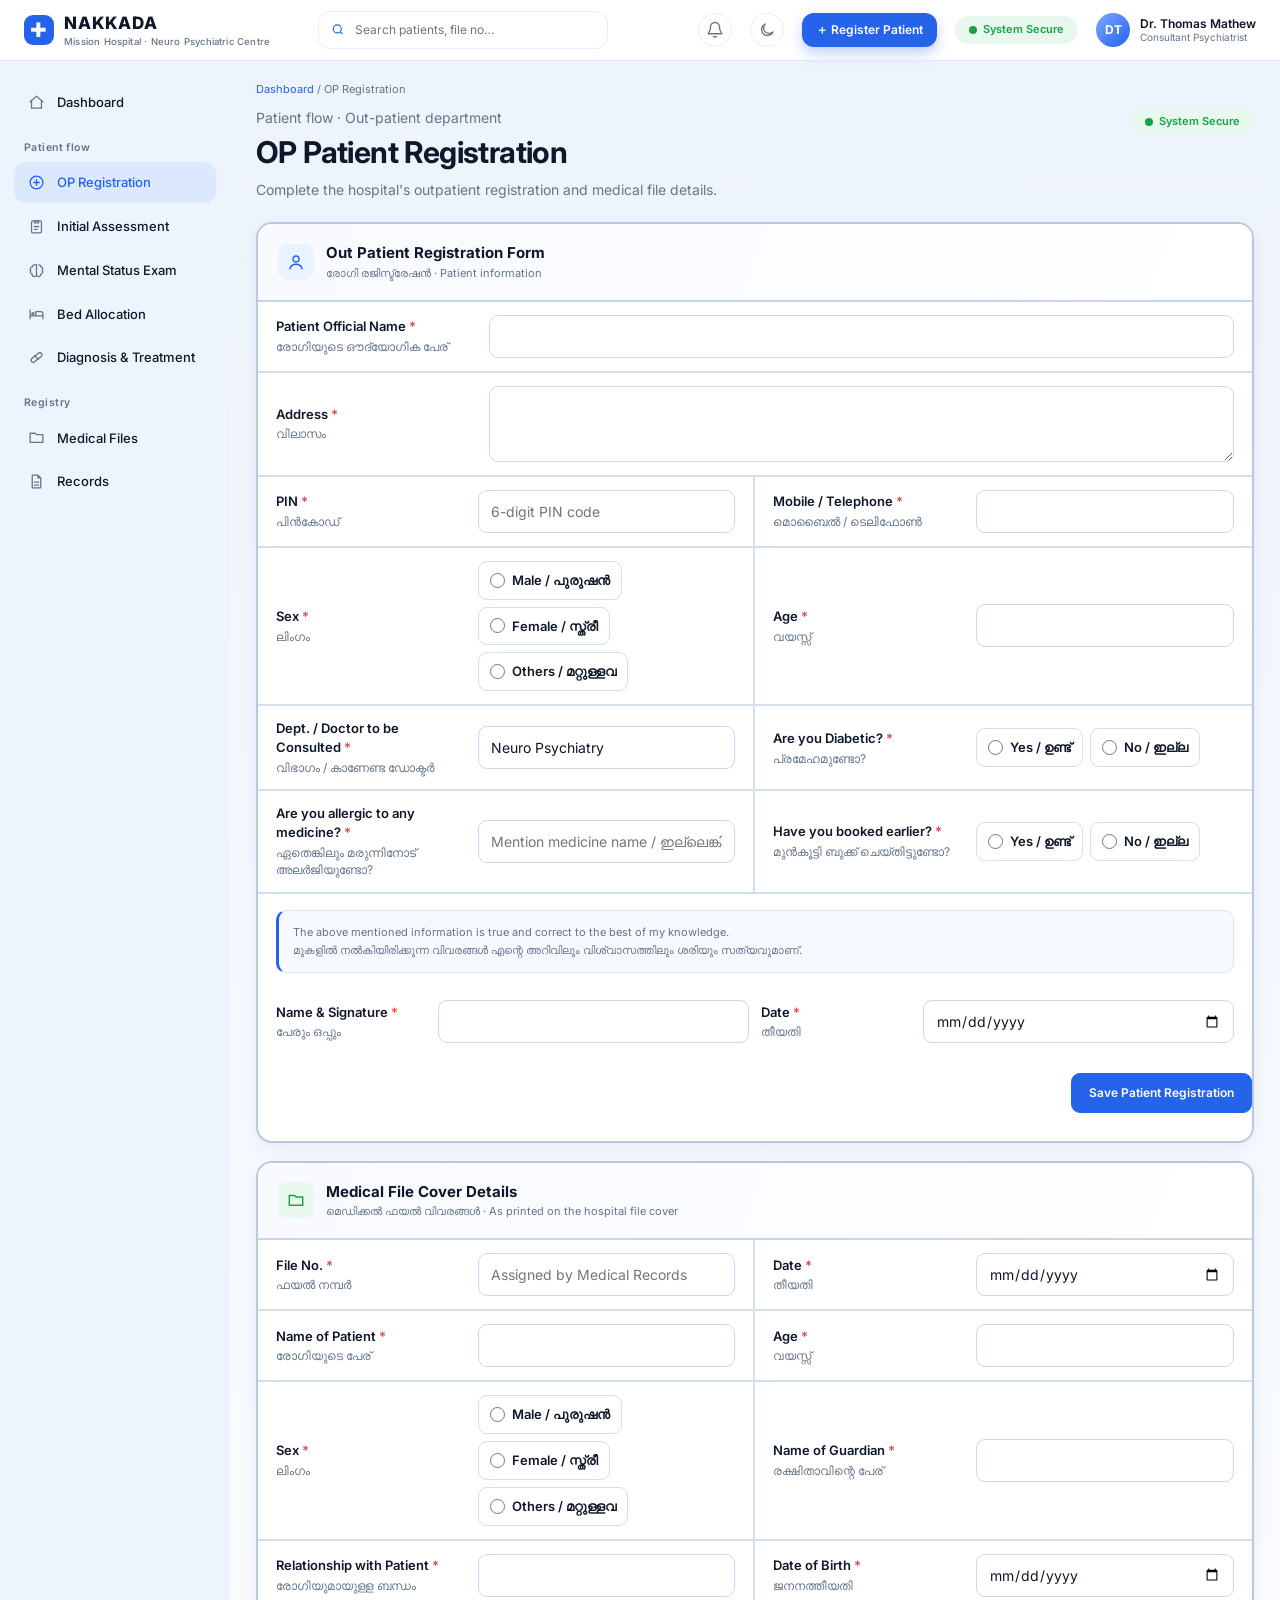
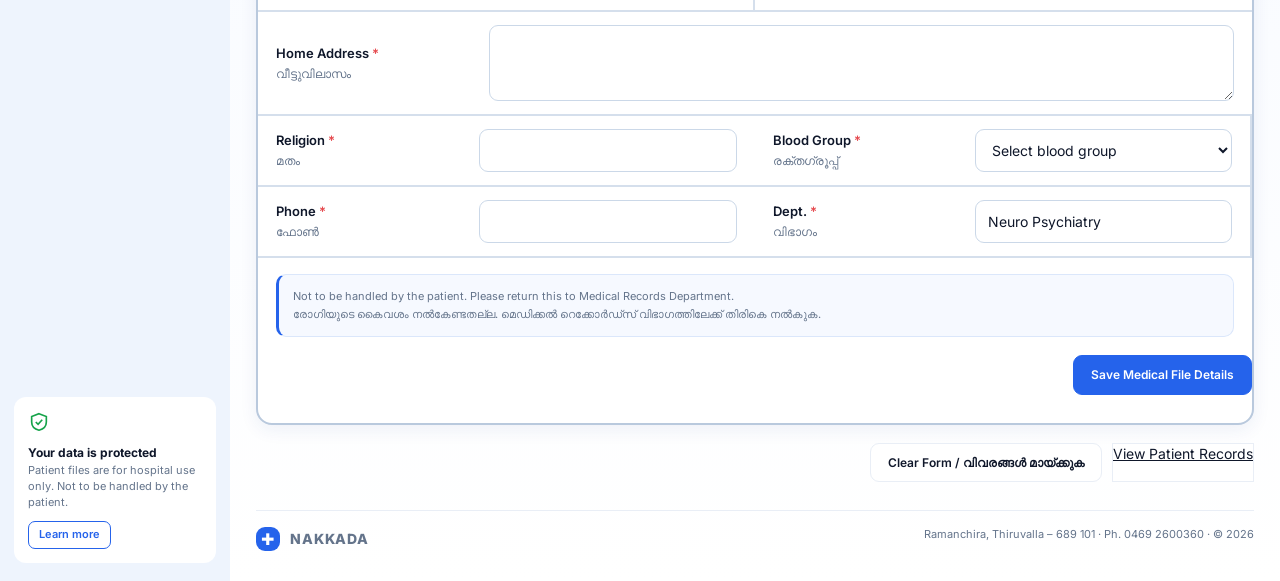
<file: nakkada-hospital-patient-forms/nakkada-hospital-portal/op-registration.html>
<!DOCTYPE html>
<html lang="en"><head><meta charset="utf-8"><meta name="viewport" content="width=device-width, initial-scale=1, viewport-fit=cover">
<title>Nakkada Mission Hospital – OP Patient Registration</title>
<link href="https://fonts.googleapis.com/css2?family=Inter:wght@400;500;600;700;800&display=swap" rel="stylesheet">
<style>
:root{--bg:#f6f8fc;--card:#fff;--line:#e9eef6;--tx:#0f172a;--mu:#64748b;--pr:#2563eb;--pr2:#eaf1ff;--gr:#16a34a;--gr2:#e8f8ee;--or:#ea8a0c;--or2:#fff3e0;--rd:#e5484d;--rd2:#fdecec;--sh:0 1px 2px rgba(30,58,138,.04),0 8px 24px rgba(30,58,138,.05);box-sizing:border-box;padding-top:env(safe-area-inset-top,0px);padding-bottom:env(safe-area-inset-bottom,0px)}
@media(prefers-color-scheme:dark){:root[data-theme="dark-off"]{--bg:#0b1220;--card:#111a2c;--line:#1f2b42;--tx:#e8eefc;--mu:#93a1bb;--pr:#5b8cff;--pr2:#15264d;--gr2:#10301f;--or2:#37270d;--rd2:#3a1618;--sh:none}}
:root[data-theme="dark"]{--bg:#0b1220;--card:#111a2c;--line:#1f2b42;--tx:#e8eefc;--mu:#93a1bb;--pr:#5b8cff;--pr2:#15264d;--gr2:#10301f;--or2:#37270d;--rd2:#3a1618;--sh:none}
*{box-sizing:border-box}html{scroll-padding-top:env(safe-area-inset-top,0px)}
body{margin:0;background:#fff;color-scheme:light;color:var(--tx);font:14px/1.45 Inter,system-ui,-apple-system,"Segoe UI",sans-serif}
button{font:inherit;cursor:pointer}
:focus-visible{outline:2px solid var(--pr);outline-offset:2px}
.top{position:sticky;top:env(safe-area-inset-top,0px);z-index:5;background:var(--card);border-bottom:1px solid var(--line);display:flex;align-items:center;gap:28px;padding:0 24px;height:60px}
.logo{display:flex;align-items:center;gap:10px;font-weight:800;letter-spacing:.06em;font-size:17px;white-space:nowrap}
.logo i{width:30px;height:30px;border-radius:9px;background:var(--pr);display:grid;place-items:center;color:#fff;font-style:normal;font-size:20px;line-height:1}
.logo small{display:block;font-size:9.5px;font-weight:500;letter-spacing:.02em;color:var(--mu)}
.tabs{display:flex;gap:26px;height:100%}
.tabs a{display:flex;align-items:center;color:var(--tx);text-decoration:none;font-size:12.5px;font-weight:500;border-bottom:2px solid transparent}
.tabs a.on{color:var(--pr);border-color:var(--pr)}
.sp{flex:1}
.search{display:flex;align-items:center;gap:8px;border:1px solid var(--line);border-radius:10px;padding:8px 12px;color:var(--mu);font-size:12px;width:230px;background:var(--card)}
.search input{border:0;outline:0;background:none;font:inherit;color:var(--tx);width:100%}
.ib{width:34px;height:34px;border-radius:50%;border:1px solid var(--line);background:var(--card);color:var(--mu);display:grid;place-items:center;position:relative}
.ib b{position:absolute;top:-2px;right:-2px;background:var(--rd);color:#fff;font-size:9px;border-radius:9px;padding:0 4px}
.me{display:flex;align-items:center;gap:10px;font-size:12px;font-weight:600;line-height:1.2}.me small{font-weight:400;color:var(--mu);display:block}
.av{width:34px;height:34px;border-radius:50%;background:linear-gradient(135deg,#7aa7ff,#2563eb);color:#fff;display:grid;place-items:center;font-weight:700;font-size:12px;flex:none}
.av.s{width:30px;height:30px;font-size:11px}
.shell{display:grid;grid-template-columns:230px 1fr;min-height:calc(100vh - 60px)}
.side{background:var(--card);border-right:1px solid var(--line);padding:18px 14px;display:flex;flex-direction:column;gap:3px}
.side h6{margin:14px 10px 4px;font-size:10.5px;font-weight:600;color:var(--mu);letter-spacing:.04em}
.side a{display:flex;align-items:center;gap:12px;padding:10px 12px;border-radius:10px;color:var(--tx);text-decoration:none;font-size:13px;font-weight:500}
.side a svg{width:17px;height:17px;stroke:var(--mu);fill:none;stroke-width:1.8;stroke-linecap:round;stroke-linejoin:round;flex:none}
.side a.on{background:var(--pr2);color:var(--pr)}.side a.on svg{stroke:var(--pr)}
.side a em{margin-left:auto;font-style:normal;font-size:10.5px;background:var(--pr2);color:var(--pr);border-radius:8px;padding:1px 7px;font-weight:600}
.prot{margin-top:auto;border:1px solid var(--line);border-radius:12px;padding:14px;font-size:11px;color:var(--mu)}
.prot b{display:block;color:var(--tx);font-size:12px;margin:6px 0 2px}
.prot button{margin-top:10px;border:1px solid var(--pr);background:none;color:var(--pr);border-radius:7px;padding:5px 10px;font-size:11px;font-weight:600}
main{padding:22px 26px 30px;min-width:0}
.hero{display:flex;justify-content:space-between;align-items:flex-start;gap:20px;margin-bottom:18px;position:relative}
.hero p{margin:0;color:var(--mu)}
.hero h1{margin:4px 0 6px;font-size:34px;letter-spacing:-.02em;font-weight:800}
.hero .g{font-size:14px;font-weight:600;color:var(--tx);margin-bottom:0}
.sec{display:inline-flex;align-items:center;gap:6px;font-size:11px;color:var(--gr);font-weight:500}.sec:before{content:"";width:8px;height:8px;border-radius:50%;background:var(--gr)}
.card{background:var(--card);border:1px solid var(--line);border-radius:14px;box-shadow:var(--sh);padding:18px}
.ct{font-size:11.5px;font-weight:700;letter-spacing:.05em;margin:0 0 14px;display:flex;justify-content:space-between;align-items:center}
.ct a{font-size:10.5px;font-weight:500;color:var(--pr);text-decoration:none;letter-spacing:0}
.stats{display:grid;grid-template-columns:repeat(4,1fr);gap:16px;margin-bottom:16px}
.stat{position:relative;overflow:hidden;min-height:128px}
.ico{width:36px;height:36px;border-radius:10px;display:grid;place-items:center;background:var(--pr2);color:var(--pr)}
.ico svg{width:18px;height:18px;stroke:currentColor;fill:none;stroke-width:1.9;stroke-linecap:round;stroke-linejoin:round}
.ico.g{background:var(--gr2);color:var(--gr)}.ico.o{background:var(--or2);color:var(--or)}.ico.r{background:var(--rd2);color:var(--rd)}
.stat .n{font-size:26px;font-weight:700;margin-top:14px;letter-spacing:-.01em}.stat .l{font-size:12px;color:var(--mu)}
.stat .d{position:absolute;top:18px;right:18px;font-size:11px;font-weight:600;color:var(--gr)}.stat .d.dn{color:var(--rd)}
.stat svg.sp2{position:absolute;right:14px;bottom:14px;width:46%;height:42px}
.qa{display:grid;grid-template-columns:repeat(6,1fr);gap:12px;margin-bottom:16px}
.qa button{background:var(--card);border:1px solid var(--line);border-radius:14px;padding:14px;text-align:left;color:var(--tx);box-shadow:var(--sh);display:flex;flex-direction:column;gap:10px;font-size:12.5px;font-weight:600}
.qa button small{display:block;font-weight:400;color:var(--mu);font-size:11px;margin-top:1px}
.qa button:hover{border-color:var(--pr)}
.pills{display:flex;gap:8px;flex-wrap:wrap}
.pill{border:0;border-radius:20px;padding:6px 16px;font-size:11px;font-weight:500;background:var(--pr2);color:var(--pr)}
.pill.on{background:var(--pr);color:#fff}
.dirbar{display:flex;gap:16px;align-items:center;margin-bottom:12px;flex-wrap:wrap}
.dirbar .search{flex:1;min-width:200px;width:auto}
.tw{overflow-x:auto;border:1px solid var(--line);border-radius:12px}
table{border-collapse:collapse;width:100%;min-width:760px}
th{font-size:10px;letter-spacing:.05em;color:var(--mu);font-weight:600;text-align:left;padding:11px 14px;background:var(--bg)}
td{padding:11px 14px;border-top:1px solid var(--line);font-size:12px}
tbody tr{cursor:pointer}tbody tr:hover,tbody tr.on{background:var(--pr2)}
.pt{display:flex;align-items:center;gap:10px;font-weight:600}
.st{display:inline-flex;align-items:center;gap:5px;border-radius:12px;padding:2px 9px;font-size:10.5px;font-weight:600}
.st:before{content:"";width:6px;height:6px;border-radius:50%;background:currentColor}
.st.a{background:var(--gr2);color:var(--gr)}.st.f{background:var(--or2);color:var(--or)}.st.c{background:var(--rd2);color:var(--rd)}.st.n{background:var(--pr2);color:var(--pr)}
.grid3{display:grid;grid-template-columns:1.35fr 1.1fr 1fr;gap:16px;margin-top:16px;align-items:start}
.phead{display:flex;gap:16px;align-items:center;margin-bottom:14px}
.phead .av{width:68px;height:68px;font-size:22px}
.phead h2{margin:0;font-size:20px;display:inline-block;margin-right:8px}
.meta{display:grid;grid-template-columns:repeat(3,1fr);gap:12px;font-size:11px;color:var(--mu);margin-bottom:14px}.meta b{display:block;color:var(--tx);font-size:13px;margin-top:1px}
.ptabs{display:flex;gap:22px;border-bottom:1px solid var(--line);margin-bottom:14px;overflow-x:auto}
.ptabs button{background:none;border:0;padding:8px 0;font-size:11.5px;color:var(--mu);border-bottom:2px solid transparent;white-space:nowrap}
.ptabs button.on{color:var(--pr);border-color:var(--pr);font-weight:600}
.vit{display:grid;grid-template-columns:repeat(2,1fr);gap:10px;margin-bottom:16px}
.vit div,.kv div{background:var(--bg);border-radius:10px;padding:10px 12px;font-size:11px;color:var(--mu)}
.vit b{display:block;font-size:19px;color:var(--tx);margin-top:2px}
.kv{display:grid;grid-template-columns:1fr 1fr;gap:8px;margin-bottom:14px}.kv b{display:block;color:var(--tx);font-size:12.5px;font-weight:600}
.tl{position:relative;padding-left:30px;margin:0;list-style:none}
.tl:before{content:"";position:absolute;left:11px;top:6px;bottom:6px;width:1px;background:var(--line)}
.tl li{position:relative;margin-bottom:14px;font-size:12px}
.tl li i{position:absolute;left:-30px;top:0;width:22px;height:22px;border-radius:50%;background:var(--pr2);border:1px solid var(--pr);display:block}
.tl small{color:var(--mu);display:block;font-size:10.5px}
.rec{display:flex;align-items:center;gap:12px;border:1px solid var(--line);border-radius:12px;padding:10px 12px;margin-bottom:10px}
.rec .ico{width:34px;height:34px}.rec div{flex:1;font-size:12px;font-weight:600}.rec small{display:block;color:var(--mu);font-weight:400;font-size:10.5px}
.rec button{border:1px solid var(--line);background:var(--bg);border-radius:7px;font-size:10.5px;padding:4px 12px;color:var(--pr);font-weight:600}
.prog{display:flex;flex-direction:column;gap:9px}
.prog div{display:flex;align-items:center;gap:10px;font-size:12px}
.prog i{width:18px;height:18px;border-radius:50%;border:1.5px solid var(--line);display:grid;place-items:center;font-size:10px;font-style:normal;flex:none}
.prog .d i{background:var(--gr);border-color:var(--gr);color:#fff}.prog .p i{border-color:var(--pr);background:var(--pr2)}
.prog span{margin-left:auto;font-size:10.5px;color:var(--mu)}
.beds{display:grid;grid-template-columns:repeat(6,1fr);gap:7px;margin:10px 0 12px}
.bed{aspect-ratio:1.25;border-radius:8px;font-size:10px;font-weight:600;display:grid;place-items:center;border:1px solid transparent;cursor:pointer}
.bed.o{background:var(--pr2);color:var(--pr)}.bed.v{background:var(--gr2);color:var(--gr)}.bed.r{background:var(--or2);color:var(--or)}.bed.x{background:var(--rd2);color:var(--rd)}
.bed:hover{border-color:currentColor}
.leg{display:flex;gap:12px;flex-wrap:wrap;font-size:10.5px;color:var(--mu)}.leg i{display:inline-block;width:9px;height:9px;border-radius:3px;margin-right:4px}
.wb{margin-bottom:11px;font-size:11.5px}.wb div{display:flex;justify-content:space-between;margin-bottom:4px}
.wb u{display:block;height:6px;border-radius:4px;background:var(--pr2);text-decoration:none;overflow:hidden}.wb u i{display:block;height:100%;background:var(--pr);border-radius:4px}
.act{display:flex;gap:12px;align-items:center;padding:9px 0;border-top:1px solid var(--line);font-size:12px}.act:first-of-type{border-top:0}
.act i{width:16px;height:16px;border-radius:50%;border:1.5px solid var(--line);flex:none}.act small{display:block;color:var(--mu);font-size:10.5px}.act div{flex:1}
.tag{font-size:10px;font-weight:600;border-radius:10px;padding:2px 10px}.tag.h{background:var(--rd2);color:var(--rd)}.tag.m{background:var(--or2);color:var(--or)}.tag.l{background:var(--gr2);color:var(--gr)}
.ap{display:flex;gap:14px;border:1px solid var(--line);border-radius:12px;padding:10px 12px;margin-bottom:10px;align-items:center;font-size:12px}
.ap .dt{width:48px;text-align:center;background:var(--pr2);color:var(--pr);border-radius:9px;padding:5px 0;font-size:10px;font-weight:600}.dt b{display:block;font-size:18px;line-height:1.1}.ap small{display:block;color:var(--mu);font-size:11px}
.btn{width:100%;border:1px solid var(--pr);background:none;color:var(--pr);border-radius:9px;padding:9px;font-size:11px;font-weight:600;letter-spacing:.04em}
.row2{display:grid;grid-template-columns:1fr 1.6fr;gap:16px;margin-top:16px}
.perf{display:grid;grid-template-columns:repeat(2,1fr);gap:12px}.perf div{border:1px solid var(--line);border-radius:12px;padding:14px;font-size:12px;color:var(--mu)}.perf b{display:block;font-size:22px;color:var(--tx);margin:8px 0 2px}.perf em{font-style:normal;font-size:11px;color:var(--gr);font-weight:600}.perf em.dn{color:var(--rd)}
.bars{display:flex;align-items:flex-end;gap:14px;height:150px;padding-top:10px;border-bottom:1px solid var(--line)}
.bars>div{flex:1;display:flex;align-items:flex-end;gap:3px;height:100%}.bars i{flex:1;border-radius:3px 3px 0 0;background:var(--pr)}.bars i:nth-child(2){background:#22c3b0}.bars i:nth-child(3){background:#a78bfa}
.bl{display:flex;gap:14px;font-size:10.5px;color:var(--mu);margin-top:6px}.bl span{flex:1;text-align:center}
.pb{margin-top:16px;background:var(--pr2);border-radius:14px;padding:18px;display:flex;gap:14px;align-items:center}
.pb .ico{background:var(--pr);color:#fff;width:46px;height:46px;border-radius:50%}.pb b{font-size:14px;letter-spacing:.02em}.pb small{display:block;color:var(--mu);font-size:10.5px}
footer{margin-top:22px;padding-top:16px;border-top:1px solid var(--line);display:flex;justify-content:space-between;gap:16px;flex-wrap:wrap;font-size:11px;color:var(--mu)}
footer nav{display:flex;gap:26px}
@media(max-width:1180px){.grid3{grid-template-columns:1fr 1fr}.grid3>:first-child{grid-column:1/-1}.qa{grid-template-columns:repeat(3,1fr)}.stats{grid-template-columns:1fr 1fr}}
@media(max-width:860px){.shell{grid-template-columns:1fr}.side{display:none}.tabs,.search.t{display:none}.me span{display:none}.grid3,.row2{grid-template-columns:1fr}.top{gap:12px;padding:0 14px}main{padding:16px 14px}.hero h1{font-size:26px}}
@media(max-width:520px){.stats{grid-template-columns:1fr}.qa{grid-template-columns:1fr 1fr}.meta{grid-template-columns:1fr 1fr}}

body{background:linear-gradient(180deg,#edf3fc,#f7faff 60%,#fff)}
.top{border-bottom:0;box-shadow:0 1px 0 #e6edf8;gap:18px}
.search.t{width:290px;margin-left:30px;border-radius:12px}
.pill2{background:#e8f8ee;border-radius:20px;padding:6px 14px;font-weight:600}
.side{background:#eef4fd;border-right:0;padding-top:22px}
.side a{padding:11px 14px;border-radius:12px}
.side a.on{background:#dce8fd}
.prot{background:#fff;border:0}
.hero{display:block;border-radius:18px;overflow:hidden;min-height:180px;padding:26px 30px;margin-bottom:18px;background:linear-gradient(90deg,#fff 38%,rgba(255,255,255,.85) 52%,rgba(255,255,255,0) 72%),url([data-uri]) right center/auto 100% no-repeat,#fff;border:1px solid #e6edf8;box-shadow:var(--sh)}
.hero h1{font-size:36px}
.card,.stat,.qa button{border-radius:16px;border-color:#e6edf8}
.pill{background:#fff;border:1px solid #d9e4f5;color:#334155;padding:7px 20px;font-weight:500}
.pill.on{background:#2563eb;border-color:#2563eb;color:#fff;box-shadow:0 4px 10px rgba(37,99,235,.3)}
.pill[data-f=c]{background:#fff1f1;border-color:#f8cfcf;color:#e5484d}
.st{border:1px solid rgba(0,0,0,.08)}
img.av{object-fit:cover;background:#dbe7fb;display:block}
thead th{background:#f3f7fd}
@media(max-width:860px){.hero{background-size:auto 100%;padding:20px}.hero p{max-width:70%}}

button{position:relative;overflow:hidden;transition:transform .12s,box-shadow .15s,background .15s}
button:active{transform:scale(.97)}
.rp{position:absolute;border-radius:50%;background:rgba(37,99,235,.28);transform:scale(0);animation:rp .55s ease-out forwards;pointer-events:none}
.rb .rp,.pill.on .rp,.b1 .rp{background:rgba(255,255,255,.4)}
@keyframes rp{to{transform:scale(4);opacity:0}}
@media(prefers-reduced-motion:reduce){.rp{display:none}}
.rb{margin-top:16px;border:0;background:#2563eb;color:#fff;border-radius:12px;padding:11px 20px;font-weight:600;font-size:13px;box-shadow:0 6px 14px rgba(37,99,235,.3)}
.rb:hover{background:#1d4fd8}.rb.sm{margin:0;padding:8px 14px;font-size:12px;white-space:nowrap}
.flow{display:grid;grid-template-columns:repeat(6,1fr);gap:10px}
.flow button{border:1px solid #e6edf8;background:#fff;border-radius:12px;padding:12px;text-align:left;font-size:12px;font-weight:600;color:var(--tx);display:flex;gap:10px;align-items:center}
.flow button i{width:24px;height:24px;border-radius:50%;background:var(--pr2);color:var(--pr);display:grid;place-items:center;font-style:normal;font-size:11px;flex:none}
.flow button:hover,.qa button:hover{border-color:var(--pr);box-shadow:0 6px 16px rgba(37,99,235,.12)}
.mods{display:grid;grid-template-columns:repeat(2,1fr);gap:16px;margin-top:16px;align-items:start}
.mods .wide{grid-column:1/-1}
.mh{display:flex;gap:12px;align-items:center;margin-bottom:16px}.mh h3{margin:0;font-size:15px}.mh small{color:var(--mu);font-size:11.5px}
.fg{display:grid;grid-template-columns:repeat(2,1fr);gap:12px 14px}.wide .fg{grid-template-columns:repeat(3,1fr)}
.f{display:flex;flex-direction:column;gap:5px;font-size:11.5px;font-weight:600;color:#334155}.f.full{grid-column:1/-1}
.f input,.f textarea{font:inherit;font-weight:400;border:1px solid #d9e4f5;border-radius:10px;padding:9px 11px;background:#fff;color:var(--tx);width:100%}
.f textarea{min-height:64px;resize:vertical}.f input:focus,.f textarea:focus{outline:2px solid var(--pr);border-color:transparent}
.ch{display:flex;gap:8px;flex-wrap:wrap}.ch button{border:1px solid #d9e4f5;background:#fff;border-radius:10px;padding:8px 16px;font-size:12px;color:#334155}
.ch button:hover{border-color:var(--pr);color:var(--pr)}
.mf{display:flex;gap:10px;margin-top:16px;justify-content:flex-end;align-items:center;flex-wrap:wrap}.mf p{margin:0 auto 0 0;font-size:10.5px;color:var(--mu);max-width:60%}
.mf button{border-radius:10px;padding:9px 18px;font-size:12px;font-weight:600;border:1px solid #d9e4f5;background:#fff;color:#334155}
.mf .b1{background:#2563eb;border-color:#2563eb;color:#fff}
@media(max-width:1180px){.flow{grid-template-columns:repeat(3,1fr)}.wide .fg{grid-template-columns:repeat(2,1fr)}}
@media(max-width:860px){.mods{grid-template-columns:1fr}.rb.sm{display:none}}
@media(max-width:520px){.flow,.fg,.wide .fg{grid-template-columns:1fr}}
</style>
<style>
/* Registration form layout */
.form-hero{display:flex;justify-content:space-between;align-items:flex-start;gap:18px;margin:8px 0 22px}
.form-hero h1{font-size:30px;margin:3px 0 5px;letter-spacing:-.02em}
.form-hero p{margin:0;color:var(--mu)}
.form-card{margin-bottom:18px;padding:0;overflow:hidden;border:2px solid #b9c9dd;border-radius:16px;background:#fff;box-shadow:0 5px 18px rgba(30,58,138,.07)}
.form-head{display:flex;align-items:center;gap:12px;margin:0;padding:18px 20px;background:linear-gradient(110deg,#f8faff,#fff);border-bottom:2px solid #c7d5e7}
.form-head h2{font-size:15px;margin:0;font-weight:700}
.form-head p{font-size:11px;color:var(--mu);margin:2px 0 0}
.form-grid{display:grid;grid-template-columns:repeat(2,minmax(0,1fr));gap:0}
.field{display:grid;grid-template-columns:minmax(155px,.85fr) minmax(0,1.15fr);align-items:center;gap:12px;min-width:0;padding:13px 18px;border-bottom:2px solid #d5dfec}
.field:nth-child(odd){border-right:2px solid #d5dfec}
.field.full{grid-column:1/-1;grid-template-columns:minmax(155px,.425fr) minmax(0,1.575fr);border-right:0}
.field label,.field .field-label{font-size:13px;font-weight:600;color:var(--tx)}
.field label small,.field .ml{display:block;font-size:12px;font-weight:400;color:var(--mu);margin-top:2px}
.field input,.field select,.field textarea{width:100%;min-width:0;border:1px solid #cbd8e8;border-radius:9px;background:#fff;color:var(--tx);padding:11px 12px;font:14px Inter,system-ui,sans-serif;outline:none;min-height:43px;transition:border-color .15s,box-shadow .15s}
.field textarea{min-height:76px;resize:vertical}
.field input:focus,.field select:focus,.field textarea:focus{border-color:var(--pr);box-shadow:0 0 0 3px var(--pr2)}
.radio-row{display:flex;gap:7px;flex-wrap:wrap}
.radio-option{display:inline-flex;align-items:center;gap:7px;border:1px solid #d5dfec;border-radius:9px;padding:9px 11px;font-size:12px;background:#fff;cursor:pointer}
.radio-option:has(input:checked){border-color:var(--pr);background:var(--pr2);color:var(--pr)}
.radio-option input{accent-color:var(--pr);width:15px;height:15px;min-height:0;margin:0}
.form-note{margin:16px 18px 0;padding:12px 14px;border:1px solid #dbe7fb;border-left:3px solid var(--pr);border-radius:10px;background:#f6f9ff;font-size:11px;color:var(--mu);line-height:1.7}
.form-grid[style]{margin:0 18px 16px;gap:12px}
.form-grid[style] .field{border:0;padding:12px 0;grid-template-columns:minmax(120px,.65fr) minmax(0,1.35fr)}
.form-actions{display:flex;justify-content:flex-end;gap:10px;margin:18px 0 28px;flex-wrap:wrap}
.form-actions button{border-radius:9px;padding:10px 17px;font-size:12px;font-weight:600;transition:transform .15s,box-shadow .15s}
.form-actions button:hover{transform:translateY(-1px);box-shadow:0 5px 14px rgba(15,23,42,.1)}
.btn-secondary{border:1px solid var(--line);background:#fff;color:var(--tx)}
.btn-primary{border:1px solid var(--pr);background:var(--pr);color:#fff}
.req{color:var(--rd)}
.breadcrumb{font-size:11px;color:var(--mu);margin-bottom:10px}
.breadcrumb a{color:var(--pr);text-decoration:none}
@media(max-width:900px){.field{grid-template-columns:1fr;align-content:center;gap:6px}}
@media(max-width:650px){main{padding:18px 14px 24px}.form-grid{grid-template-columns:1fr}.field,.field.full{grid-column:auto;grid-template-columns:minmax(120px,.7fr) minmax(0,1.3fr);border-right:0}.form-hero{display:block}.form-hero .sec{margin-top:12px}}
@media(max-width:460px){.field,.field.full{grid-template-columns:1fr;gap:6px}.form-head{padding:15px}.form-grid[style]{margin:0 14px 14px}.form-note{margin-left:14px;margin-right:14px}.form-actions button{flex:1}}
</style>
<link rel="stylesheet" href="nakkada-extra.css">
<style>
.ticket-wrap{margin:0 0 20px}
.ticket{display:grid;grid-template-columns:auto 1fr auto;gap:0;border:2px dashed #9db6dd;border-radius:16px;background:#fff;overflow:hidden;box-shadow:0 5px 18px rgba(30,58,138,.07)}
.ticket .tk-no{background:var(--pr);color:#fff;padding:18px 26px;text-align:center;display:flex;flex-direction:column;justify-content:center}
.ticket .tk-no small{font-size:10px;letter-spacing:.12em;opacity:.85}.ticket .tk-no b{font-size:40px;line-height:1.05;font-weight:800}
.ticket .tk-body{padding:14px 20px;display:grid;grid-template-columns:repeat(2,minmax(0,1fr));gap:8px 18px;font-size:12px;align-content:center}
.ticket .tk-body span{display:block;font-size:10.5px;color:var(--mu);font-weight:600}.ticket .tk-body b{font-size:13px}
.ticket .tk-side{padding:14px 18px;display:flex;flex-direction:column;gap:8px;justify-content:center;align-items:flex-end;border-left:2px dashed #cfdaeb}
.ticket .tk-side button,.ticket .tk-side a{border:1px solid #d9e4f5;background:#fff;color:#334155;border-radius:9px;padding:7px 12px;font-size:11.5px;font-weight:600;text-decoration:none;white-space:nowrap}
.ticket-msg{margin:0 0 10px;font-size:12.5px;color:#166534;background:#e8f8ee;border-radius:10px;padding:10px 12px}
@media(max-width:700px){.ticket{grid-template-columns:1fr}.ticket .tk-side{border-left:0;border-top:2px dashed #cfdaeb;align-items:stretch;flex-direction:row;flex-wrap:wrap}.ticket .tk-body{grid-template-columns:1fr}}
@media print{body.print-ticket .top,body.print-ticket .side,body.print-ticket .breadcrumb,body.print-ticket .form-hero,body.print-ticket form,body.print-ticket footer,body.print-ticket .tk-side,body.print-ticket .ticket-msg{display:none!important}
 body.print-ticket .shell{display:block}body.print-ticket main{padding:0}body.print-ticket .ticket{max-width:560px;box-shadow:none}}
.field[hidden]{display:none}
</style><link rel="stylesheet" href="nakkada-theme.css">
<script src="nakkada-theme.js"></script>
</head><body>
<svg width="0" height="0" style="position:absolute"><defs>
<symbol id="i-home" viewBox="0 0 24 24"><path d="M3 11l9-8 9 8M5 10v10h14V10"/></symbol>
<symbol id="i-user" viewBox="0 0 24 24"><circle cx="12" cy="8" r="4"/><path d="M4 21c1-4 4-6 8-6s7 2 8 6"/></symbol>
<symbol id="i-plus" viewBox="0 0 24 24"><circle cx="12" cy="12" r="9"/><path d="M12 8v8M8 12h8"/></symbol>
<symbol id="i-clip" viewBox="0 0 24 24"><rect x="5" y="4" width="14" height="17" rx="2"/><path d="M9 4h6v3H9zM9 12h6M9 16h4"/></symbol>
<symbol id="i-brain" viewBox="0 0 24 24"><path d="M9 4a3 3 0 00-3 3 3 3 0 00-2 5 3 3 0 002 5 3 3 0 006 1V4a3 3 0 00-3 0zM15 4a3 3 0 013 3 3 3 0 012 5 3 3 0 01-2 5 3 3 0 01-6 1"/></symbol>
<symbol id="i-bed" viewBox="0 0 24 24"><path d="M3 18V6M3 14h18v4M21 14v-3a3 3 0 00-3-3h-7v6"/><circle cx="7" cy="11" r="1.5"/></symbol>
<symbol id="i-pill" viewBox="0 0 24 24"><rect x="3" y="9" width="18" height="6" rx="3" transform="rotate(-40 12 12)"/><path d="M9.5 9.5l5 5"/></symbol>
<symbol id="i-file" viewBox="0 0 24 24"><path d="M6 3h8l4 4v14H6zM14 3v4h4M9 13h6M9 17h6"/></symbol>
<symbol id="i-chart" viewBox="0 0 24 24"><path d="M4 20V4M4 20h16M8 15l4-4 3 3 5-6"/></symbol>
<symbol id="i-msg" viewBox="0 0 24 24"><path d="M4 5h16v11H9l-5 4z"/></symbol>
<symbol id="i-cal" viewBox="0 0 24 24"><rect x="4" y="5" width="16" height="16" rx="2"/><path d="M8 3v4M16 3v4M4 10h16"/></symbol>
<symbol id="i-shield" viewBox="0 0 24 24"><path d="M12 3l8 3v6c0 5-4 8-8 9-4-1-8-4-8-9V6z"/><path d="M8.5 12l2.5 2.5 4.5-5"/></symbol>
<symbol id="i-lock" viewBox="0 0 24 24"><rect x="5" y="11" width="14" height="10" rx="2"/><path d="M8 11V8a4 4 0 018 0v3"/></symbol>
<symbol id="i-bell" viewBox="0 0 24 24"><path d="M6 17V11a6 6 0 0112 0v6l2 2H4zM10 21h4"/></symbol>
<symbol id="i-search" viewBox="0 0 24 24"><circle cx="11" cy="11" r="7"/><path d="M20 20l-4-4"/></symbol>
<symbol id="i-folder" viewBox="0 0 24 24"><path d="M3 6h7l2 2h9v11H3z"/></symbol>
</defs></svg>
<header class="top">
 <div class="logo"><i>✚</i><div>NAKKADA<small>Mission Hospital · Neuro Psychiatric Centre</small></div></div>
  <label class="search t"><svg width="15" height="15" class="ico" style="background:none;width:15px;height:15px"><use href="#i-search" stroke="currentColor" fill="none" stroke-width="2"/></svg><input id="q2" placeholder="Search patients, file no…" aria-label="Search"></label>
 <div class="sp"></div>
 <button class="ib" aria-label="Notifications"><svg width="18" height="18" viewBox="0 0 24 24" fill="none" stroke="currentColor" stroke-width="1.8" stroke-linecap="round" stroke-linejoin="round"><path d="M18 8a6 6 0 0 0-12 0c0 7-3 7-3 9h18c0-2-3-2-3-9"/><path d="M10 21h4"/></svg></button>
 <button class="rb sm" id="rb0">＋ Register Patient</button>
 <span class="sec pill2">System Secure</span>
 <div class="me"><div class="av">DT</div><span>Dr. Thomas Mathew<small>Consultant Psychiatrist</small></span></div>
</header>
<div class="shell">
<aside class="side" aria-label="Sections">
 <a href="index.html"><svg><use href="#i-home"/></svg>Dashboard</a>
 <h6>Patient flow</h6>
 <a class="on" href="op-registration.html"><svg><use href="#i-plus"/></svg>OP Registration</a>
 <a href="initial-assessment.html"><svg><use href="#i-clip"/></svg>Initial Assessment</a>
 <a href="mental-status-exam.html"><svg><use href="#i-brain"/></svg>Mental Status Exam</a>
 <a href="bed-allocation.html"><svg><use href="#i-bed"/></svg>Bed Allocation</a>
 <a href="diagnosis-treatment.html"><svg><use href="#i-pill"/></svg>Diagnosis &amp; Treatment</a>
 <h6>Registry</h6>
 <a href="medical-files.html"><svg><use href="#i-folder"/></svg>Medical Files</a>
 <a href="records.html"><svg><use href="#i-file"/></svg>Records</a>
 <div class="prot"><svg width="22" height="22" viewBox="0 0 24 24" fill="none" stroke="#16a34a" stroke-width="1.8"><use href="#i-shield"/></svg><b>Your data is protected</b>Patient files are for hospital use only. Not to be handled by the patient.<br><button>Learn more</button></div>
</aside>
<main>
 <div class="breadcrumb"><a href="index.html">Dashboard</a> / OP Registration</div>
 <div class="form-hero"><div><p class="g">Patient flow · Out-patient department</p><h1>OP Patient Registration</h1><p>Complete the hospital's outpatient registration and medical file details.</p></div><span class="sec pill2">System Secure</span></div>
 <form id="opRegistrationForm">
  <section class="card form-card">
   <div class="form-head"><span class="ico"><svg><use href="#i-user"/></svg></span><div><h2>Out Patient Registration Form</h2><p>രോഗി രജിസ്ട്രേഷൻ · Patient information</p></div></div>
   <div class="form-grid">
    <div class="field full"><label for="patientName">Patient Official Name <span class="req">*</span><small>രോഗിയുടെ ഔദ്യോഗിക പേര്</small></label><input id="patientName" name="patientName" type="text" autocomplete="name" required></div>
    <div class="field full"><label for="address">Address <span class="req">*</span><small>വിലാസം</small></label><textarea id="address" name="address" autocomplete="street-address" required></textarea></div>
    <div class="field"><label for="pin">PIN <small>പിൻകോഡ്</small></label><input id="pin" name="pin" type="text" inputmode="numeric" maxlength="6" pattern="[0-9]{6}" placeholder="6-digit PIN code" required></div>
    <div class="field"><label for="mobile">Mobile / Telephone <span class="req">*</span><small>മൊബൈൽ / ടെലിഫോൺ</small></label><input id="mobile" name="mobile" type="tel" autocomplete="tel" required></div>
    <div class="field"><span class="field-label">Sex <span class="req">*</span><span class="ml">ലിംഗം</span></span><div class="radio-row">
     <label class="radio-option"><input type="radio" name="sex" value="Male" required> Male / പുരുഷൻ</label>
     <label class="radio-option"><input type="radio" name="sex" value="Female" required> Female / സ്ത്രീ</label>
     <label class="radio-option"><input type="radio" name="sex" value="Others" required> Others / മറ്റുള്ളവ</label>
    </div></div>
    <div class="field"><label for="age">Age <small>വയസ്സ്</small></label><input id="age" name="age" type="number" min="0" max="120" required></div>
    <div class="field"><label for="departmentDoctor">Dept. / Doctor to be Consulted <small>വിഭാഗം / കാണേണ്ട ഡോക്ടർ</small></label><input id="departmentDoctor" name="departmentDoctor" type="text" value="Neuro Psychiatry" required></div>
    <div class="field"><span class="field-label">Are you Diabetic? <span class="ml">പ്രമേഹമുണ്ടോ?</span></span><div class="radio-row">
     <label class="radio-option"><input type="radio" name="diabetic" value="Yes" required> Yes / ഉണ്ട്</label>
     <label class="radio-option"><input type="radio" name="diabetic" value="No" required> No / ഇല്ല</label>
    </div></div>
    <div class="field"><label for="medicineAllergy">Are you allergic to any medicine? <small>ഏതെങ്കിലും മരുന്നിനോട് അലർജിയുണ്ടോ?</small></label><input id="medicineAllergy" name="medicineAllergy" type="text" placeholder="Mention medicine name / ഇല്ലെങ്കിൽ None എന്ന് രേഖപ്പെടുത്തുക" required></div>
    <div class="field"><span class="field-label">Have you booked earlier? <span class="ml">മുൻകൂട്ടി ബുക്ക് ചെയ്തിട്ടുണ്ടോ?</span></span><div class="radio-row">
     <label class="radio-option"><input type="radio" name="bookedEarlier" value="Yes" required> Yes / ഉണ്ട്</label>
     <label class="radio-option"><input type="radio" name="bookedEarlier" value="No" required> No / ഇല്ല</label>
    </div></div>
    <div class="field" id="bookingField" hidden><label for="bookingNumber">Booking Number <span class="req">*</span><small>ബുക്കിംഗ് നമ്പർ</small></label><input id="bookingNumber" name="bookingNumber" type="text"></div>
   </div>
   <div class="form-note">The above mentioned information is true and correct to the best of my knowledge.<br>മുകളിൽ നൽകിയിരിക്കുന്ന വിവരങ്ങൾ എന്റെ അറിവിലും വിശ്വാസത്തിലും ശരിയും സത്യവുമാണ്.</div>
   <div class="form-grid" style="margin-top:15px">
    <div class="field"><label for="patientSignature">Name &amp; Signature <small>പേരും ഒപ്പും</small></label><input id="patientSignature" name="patientSignature" type="text" required></div>
    <div class="field"><label for="registrationDate">Date <small>തീയതി</small></label><input id="registrationDate" name="registrationDate" type="date" required></div>
   </div>
   <div class="form-actions"><button class="btn-primary" id="savePatientRegistration" type="button">Save Patient Registration</button></div>
   <p class="form-note" id="patientSaveStatus" role="status" hidden></p>
  </section>
  <section class="card form-card">
   <div class="form-head"><span class="ico g"><svg><use href="#i-folder"/></svg></span><div><h2>Medical File Cover Details</h2><p>മെഡിക്കൽ ഫയൽ വിവരങ്ങൾ · As printed on the hospital file cover</p></div></div>
   <div class="form-grid">
    <div class="field"><label for="fileNumber">File No. <small>ഫയൽ നമ്പർ</small></label><input id="fileNumber" name="fileNumber" type="text" placeholder="Assigned by Medical Records" required></div>
    <div class="field"><label for="fileDate">Date <small>തീയതി</small></label><input id="fileDate" name="fileDate" type="date" required></div>
    <div class="field"><label for="coverPatientName">Name of Patient <small>രോഗിയുടെ പേര്</small></label><input id="coverPatientName" name="coverPatientName" type="text" required></div>
    <div class="field"><label for="coverAge">Age <small>വയസ്സ്</small></label><input id="coverAge" name="coverAge" type="number" min="0" max="120" required></div>
    <div class="field"><span class="field-label">Sex <span class="ml">ലിംഗം</span></span><div class="radio-row">
     <label class="radio-option"><input type="radio" name="coverSex" value="Male" required> Male / പുരുഷൻ</label>
     <label class="radio-option"><input type="radio" name="coverSex" value="Female" required> Female / സ്ത്രീ</label>
     <label class="radio-option"><input type="radio" name="coverSex" value="Others" required> Others / മറ്റുള്ളവ</label>
    </div></div>
    <div class="field"><label for="guardianName">Name of Guardian <small>രക്ഷിതാവിന്റെ പേര്</small></label><input id="guardianName" name="guardianName" type="text" required></div>
    <div class="field"><label for="guardianRelation">Relationship with Patient <small>രോഗിയുമായുള്ള ബന്ധം</small></label><input id="guardianRelation" name="guardianRelation" type="text" required></div>
    <div class="field"><label for="dob">Date of Birth <small>ജനനത്തീയതി</small></label><input id="dob" name="dob" type="date" required></div>
    <div class="field full"><label for="homeAddress">Home Address <small>വീട്ടുവിലാസം</small></label><textarea id="homeAddress" name="homeAddress" required></textarea></div>
    <div class="field"><label for="religion">Religion <small>മതം</small></label><input id="religion" name="religion" type="text" required></div>
    <div class="field"><label for="bloodGroup">Blood Group <small>രക്തഗ്രൂപ്പ്</small></label><select id="bloodGroup" name="bloodGroup" required><option value="">Select blood group</option><option>A+</option><option>A-</option><option>B+</option><option>B-</option><option>AB+</option><option>AB-</option><option>O+</option><option>O-</option><option>Unknown</option></select></div>
    <div class="field"><label for="coverPhone">Phone <small>ഫോൺ</small></label><input id="coverPhone" name="coverPhone" type="tel" required></div>
    <div class="field"><label for="coverDepartment">Dept. <small>വിഭാഗം</small></label><input id="coverDepartment" name="coverDepartment" type="text" value="Neuro Psychiatry" required></div>
   </div>
   <div class="form-note">Not to be handled by the patient. Please return this to Medical Records Department.<br>രോഗിയുടെ കൈവശം നൽകേണ്ടതല്ല. മെഡിക്കൽ റെക്കോർഡ്സ് വിഭാഗത്തിലേക്ക് തിരികെ നൽകുക.</div>
   <div class="form-actions"><button class="btn-primary" id="saveFileCover" type="button">Save Medical File Details</button></div>
   <p class="form-note" id="fileSaveStatus" role="status" hidden></p>
  </section>
  <div class="form-actions"><button class="btn-secondary" type="reset">Clear Form / വിവരങ്ങൾ മായ്ക്കുക</button><a class="btn-secondary" href="records.html">View Patient Records</a></div>
 </form>
 <div class="ticket-wrap" id="ticketBox" hidden></div>
 <footer><div class="logo" style="font-size:14px"><i style="width:24px;height:24px;font-size:16px">✚</i>NAKKADA</div><span>Ramanchira, Thiruvalla – 689 101 · Ph. 0469 2600360 · © 2026</span></footer>
</main></div>
<script src="nakkada-data.js"></script>
<script>
// Keep the two patient-name and phone/address copies in sync for the printed file-cover details.
const form=document.getElementById('opRegistrationForm');
const pairs=[['patientName','coverPatientName'],['age','coverAge'],['mobile','coverPhone'],['address','homeAddress']];
pairs.forEach(([a,b])=>{const first=document.getElementById(a),second=document.getElementById(b);first.addEventListener('input',()=>{if(!second.dataset.edited)second.value=first.value});second.addEventListener('input',()=>{second.dataset.edited='1'})});
document.getElementById('patientName').addEventListener('input',e=>{const x=document.getElementById('coverPatientName');if(!x.dataset.edited)x.value=e.target.value});
document.getElementById('age').addEventListener('input',e=>{const x=document.getElementById('coverAge');if(!x.dataset.edited)x.value=e.target.value});
document.getElementById('mobile').addEventListener('input',e=>{const x=document.getElementById('coverPhone');if(!x.dataset.edited)x.value=e.target.value});
document.getElementById('address').addEventListener('input',e=>{const x=document.getElementById('homeAddress');if(!x.dataset.edited)x.value=e.target.value});
form.addEventListener('reset',()=>setTimeout(()=>document.querySelectorAll('[data-edited]').forEach(x=>delete x.dataset.edited),0));
function readRecords(key){try{return JSON.parse(localStorage.getItem(key)||'[]')}catch{return []}}
function writeRecords(key,records){localStorage.setItem(key,JSON.stringify(records));}
/* ---- required-field markers, booking-number toggle, per-section validation ---- */
const patientSection=document.querySelectorAll('section.form-card')[0],coverSection=document.querySelectorAll('section.form-card')[1];
document.querySelectorAll('.field').forEach(f=>{if(f.querySelector('[required]')){const l=f.querySelector('label,.field-label');if(l&&!l.querySelector('.req')){const r=document.createElement('span');r.className='req';r.textContent=' *';(l.querySelector('small,.ml')||null)?l.insertBefore(r,l.querySelector('small,.ml')):l.appendChild(r);}}});
const bookingField=document.getElementById('bookingField'),bookingInput=document.getElementById('bookingNumber');
function syncBooking(){
 const yes=form.querySelector('input[name=bookedEarlier]:checked');const show=!!yes&&yes.value==='Yes';
 bookingField.hidden=!show;bookingField.classList.toggle('full',show);bookingInput.required=show;if(!show)bookingInput.value='';
}
form.querySelectorAll('input[name=bookedEarlier]').forEach(r=>r.addEventListener('change',syncBooking));
form.addEventListener('reset',()=>setTimeout(syncBooking,0));
syncBooking();
function sectionValid(sec){const bad=[...sec.querySelectorAll('input,select,textarea')].find(el=>!el.hidden&&!el.closest('[hidden]')&&!el.checkValidity());if(bad){bad.reportValidity();return false;}return true;}
let currentPatientId=null; // set once this form has been saved, so a second click updates instead of duplicating
function renderTicket(t,rec,updated){
 const box=document.getElementById('ticketBox');
 const esc=NK.esc;
 box.innerHTML=`<p class="ticket-msg">${updated?'Patient registration updated':'Patient registration saved'} (${esc(rec.patientId)}). OP ticket ${updated?'unchanged':'generated'} — it now appears on the Dashboard and the full record is available under Records.</p>
 <p class="ticket-msg">📱 OP ticket ${esc(t.id)} (token ${esc(t.token)}) has been sent by SMS to the registered mobile number ${esc(rec.mobile||'—')}.</p>
 <div class="ticket"><div class="tk-no"><small>TOKEN</small><b>${esc(t.token)}</b></div>
 <div class="tk-body"><div><span>OP Ticket No.</span><b>${esc(t.id)}</b></div><div><span>Status</span><b><span class="tkc ${NK.TICKET_CLASS[t.status]||''}" style="display:inline-flex">${esc(t.status)}</span></b></div>
 <div><span>Patient</span><b>${esc(t.patientName)}</b></div><div><span>Department / Doctor</span><b>${esc(t.dept||'—')}</b></div>
 <div><span>Patient ID</span><b>${esc(rec.patientId)}</b></div><div><span>Issued</span><b>${esc(NK.fmtDT(t.createdAt))}</b></div></div>
 <div class="tk-side"><button type="button" id="printTicket">Print OP Ticket</button><a href="records.html?id=${encodeURIComponent(rec.patientId)}">View full record</a><a href="index.html#tickets">Open on Dashboard</a></div></div>`;
 box.hidden=false;
 document.getElementById('printTicket').addEventListener('click',()=>NK.printTicket(t,rec));
 box.scrollIntoView({behavior:'smooth',block:'center'});
}
document.getElementById('savePatientRegistration').addEventListener('click',()=>{
 if(!sectionValid(patientSection))return;
 const status=document.getElementById('patientSaveStatus');
 const data=Object.fromEntries(new FormData(form).entries());
 try{
  const all=readRecords('nakkada_patients');
  const existing=currentPatientId&&all.find(r=>r.patientId===currentPatientId);
  let record,ticket;
  if(existing){
   Object.assign(existing,data,{updatedAt:new Date().toISOString(),updatedBy:NK.getEditor()});record=existing;writeRecords('nakkada_patients',all);
   ticket=readRecords('nakkada_tickets').filter(t=>t.patientId===record.patientId).pop()||NK.createTicket(record);
  }else{
   record=Object.assign({},data,{patientId:`OP-${Date.now().toString().slice(-8)}`,savedAt:new Date().toISOString()});
   all.push(record);writeRecords('nakkada_patients',all);currentPatientId=record.patientId;
   ticket=NK.createTicket(record);
  }
  status.hidden=true;renderTicket(ticket,record,!!existing);
 }catch(error){status.textContent='Could not save this patient in browser storage.';status.hidden=false;}
});
document.getElementById('saveFileCover').addEventListener('click',()=>{
 if(!sectionValid(coverSection))return;
 const data=Object.fromEntries(new FormData(form).entries());data.savedAt=new Date().toISOString();
 if(currentPatientId)data.patientId=currentPatientId;
 try{writeRecords('nakkada_file_covers',readRecords('nakkada_file_covers').concat([data]));const status=document.getElementById('fileSaveStatus');status.textContent='Medical file cover details saved separately.'+(currentPatientId?' They are linked to the patient record under Records.':'');status.hidden=false;}
 catch(error){const status=document.getElementById('fileSaveStatus');status.textContent='Could not save file details in browser storage.';status.hidden=false;}
});
form.addEventListener('reset',()=>{currentPatientId=null;document.getElementById('ticketBox').hidden=true;['patientSaveStatus','fileSaveStatus'].forEach(i=>{document.getElementById(i).hidden=true;});});
document.getElementById('rb0').addEventListener('click',()=>{window.location.href='op-registration.html';});
if(window.NK&&NK.attachSearch)NK.attachSearch(document.getElementById('q2'));
</script></body></html>
</file>
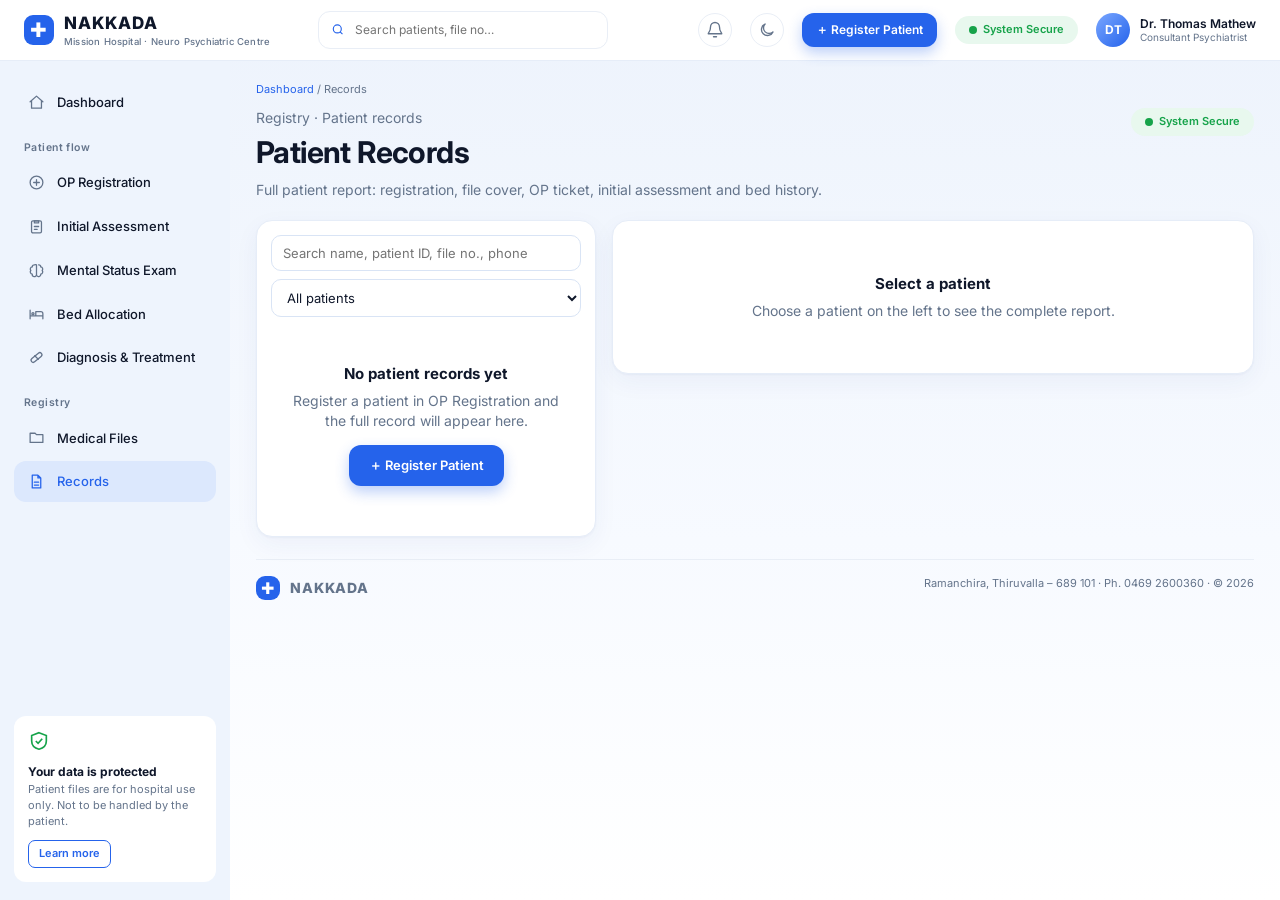
<file: nakkada-hospital-patient-forms/nakkada-hospital-portal/records.html>
<!DOCTYPE html>
<html lang="en"><head><meta charset="utf-8"><meta name="viewport" content="width=device-width, initial-scale=1, viewport-fit=cover">
<title>Nakkada Mission Hospital – Patient Records</title>
<link href="https://fonts.googleapis.com/css2?family=Inter:wght@400;500;600;700;800&display=swap" rel="stylesheet">
<style>
:root{--bg:#f6f8fc;--card:#fff;--line:#e9eef6;--tx:#0f172a;--mu:#64748b;--pr:#2563eb;--pr2:#eaf1ff;--gr:#16a34a;--gr2:#e8f8ee;--or:#ea8a0c;--or2:#fff3e0;--rd:#e5484d;--rd2:#fdecec;--sh:0 1px 2px rgba(30,58,138,.04),0 8px 24px rgba(30,58,138,.05);box-sizing:border-box;padding-top:env(safe-area-inset-top,0px);padding-bottom:env(safe-area-inset-bottom,0px)}
@media(prefers-color-scheme:dark){:root[data-theme="dark-off"]{--bg:#0b1220;--card:#111a2c;--line:#1f2b42;--tx:#e8eefc;--mu:#93a1bb;--pr:#5b8cff;--pr2:#15264d;--gr2:#10301f;--or2:#37270d;--rd2:#3a1618;--sh:none}}
:root[data-theme="dark"]{--bg:#0b1220;--card:#111a2c;--line:#1f2b42;--tx:#e8eefc;--mu:#93a1bb;--pr:#5b8cff;--pr2:#15264d;--gr2:#10301f;--or2:#37270d;--rd2:#3a1618;--sh:none}
*{box-sizing:border-box}html{scroll-padding-top:env(safe-area-inset-top,0px)}
body{margin:0;background:#fff;color-scheme:light;color:var(--tx);font:14px/1.45 Inter,system-ui,-apple-system,"Segoe UI",sans-serif}
button{font:inherit;cursor:pointer}
:focus-visible{outline:2px solid var(--pr);outline-offset:2px}
.top{position:sticky;top:env(safe-area-inset-top,0px);z-index:5;background:var(--card);border-bottom:1px solid var(--line);display:flex;align-items:center;gap:28px;padding:0 24px;height:60px}
.logo{display:flex;align-items:center;gap:10px;font-weight:800;letter-spacing:.06em;font-size:17px;white-space:nowrap}
.logo i{width:30px;height:30px;border-radius:9px;background:var(--pr);display:grid;place-items:center;color:#fff;font-style:normal;font-size:20px;line-height:1}
.logo small{display:block;font-size:9.5px;font-weight:500;letter-spacing:.02em;color:var(--mu)}
.tabs{display:flex;gap:26px;height:100%}
.tabs a{display:flex;align-items:center;color:var(--tx);text-decoration:none;font-size:12.5px;font-weight:500;border-bottom:2px solid transparent}
.tabs a.on{color:var(--pr);border-color:var(--pr)}
.sp{flex:1}
.search{display:flex;align-items:center;gap:8px;border:1px solid var(--line);border-radius:10px;padding:8px 12px;color:var(--mu);font-size:12px;width:230px;background:var(--card)}
.search input{border:0;outline:0;background:none;font:inherit;color:var(--tx);width:100%}
.ib{width:34px;height:34px;border-radius:50%;border:1px solid var(--line);background:var(--card);color:var(--mu);display:grid;place-items:center;position:relative}
.ib b{position:absolute;top:-2px;right:-2px;background:var(--rd);color:#fff;font-size:9px;border-radius:9px;padding:0 4px}
.me{display:flex;align-items:center;gap:10px;font-size:12px;font-weight:600;line-height:1.2}.me small{font-weight:400;color:var(--mu);display:block}
.av{width:34px;height:34px;border-radius:50%;background:linear-gradient(135deg,#7aa7ff,#2563eb);color:#fff;display:grid;place-items:center;font-weight:700;font-size:12px;flex:none}
.av.s{width:30px;height:30px;font-size:11px}
.shell{display:grid;grid-template-columns:230px 1fr;min-height:calc(100vh - 60px)}
.side{background:var(--card);border-right:1px solid var(--line);padding:18px 14px;display:flex;flex-direction:column;gap:3px}
.side h6{margin:14px 10px 4px;font-size:10.5px;font-weight:600;color:var(--mu);letter-spacing:.04em}
.side a{display:flex;align-items:center;gap:12px;padding:10px 12px;border-radius:10px;color:var(--tx);text-decoration:none;font-size:13px;font-weight:500}
.side a svg{width:17px;height:17px;stroke:var(--mu);fill:none;stroke-width:1.8;stroke-linecap:round;stroke-linejoin:round;flex:none}
.side a.on{background:var(--pr2);color:var(--pr)}.side a.on svg{stroke:var(--pr)}
.side a em{margin-left:auto;font-style:normal;font-size:10.5px;background:var(--pr2);color:var(--pr);border-radius:8px;padding:1px 7px;font-weight:600}
.prot{margin-top:auto;border:1px solid var(--line);border-radius:12px;padding:14px;font-size:11px;color:var(--mu)}
.prot b{display:block;color:var(--tx);font-size:12px;margin:6px 0 2px}
.prot button{margin-top:10px;border:1px solid var(--pr);background:none;color:var(--pr);border-radius:7px;padding:5px 10px;font-size:11px;font-weight:600}
main{padding:22px 26px 30px;min-width:0}
.hero{display:flex;justify-content:space-between;align-items:flex-start;gap:20px;margin-bottom:18px;position:relative}
.hero p{margin:0;color:var(--mu)}
.hero h1{margin:4px 0 6px;font-size:34px;letter-spacing:-.02em;font-weight:800}
.hero .g{font-size:14px;font-weight:600;color:var(--tx);margin-bottom:0}
.sec{display:inline-flex;align-items:center;gap:6px;font-size:11px;color:var(--gr);font-weight:500}.sec:before{content:"";width:8px;height:8px;border-radius:50%;background:var(--gr)}
.card{background:var(--card);border:1px solid var(--line);border-radius:14px;box-shadow:var(--sh);padding:18px}
.ct{font-size:11.5px;font-weight:700;letter-spacing:.05em;margin:0 0 14px;display:flex;justify-content:space-between;align-items:center}
.ct a{font-size:10.5px;font-weight:500;color:var(--pr);text-decoration:none;letter-spacing:0}
.stats{display:grid;grid-template-columns:repeat(4,1fr);gap:16px;margin-bottom:16px}
.stat{position:relative;overflow:hidden;min-height:128px}
.ico{width:36px;height:36px;border-radius:10px;display:grid;place-items:center;background:var(--pr2);color:var(--pr)}
.ico svg{width:18px;height:18px;stroke:currentColor;fill:none;stroke-width:1.9;stroke-linecap:round;stroke-linejoin:round}
.ico.g{background:var(--gr2);color:var(--gr)}.ico.o{background:var(--or2);color:var(--or)}.ico.r{background:var(--rd2);color:var(--rd)}
.stat .n{font-size:26px;font-weight:700;margin-top:14px;letter-spacing:-.01em}.stat .l{font-size:12px;color:var(--mu)}
.stat .d{position:absolute;top:18px;right:18px;font-size:11px;font-weight:600;color:var(--gr)}.stat .d.dn{color:var(--rd)}
.stat svg.sp2{position:absolute;right:14px;bottom:14px;width:46%;height:42px}
.qa{display:grid;grid-template-columns:repeat(6,1fr);gap:12px;margin-bottom:16px}
.qa button{background:var(--card);border:1px solid var(--line);border-radius:14px;padding:14px;text-align:left;color:var(--tx);box-shadow:var(--sh);display:flex;flex-direction:column;gap:10px;font-size:12.5px;font-weight:600}
.qa button small{display:block;font-weight:400;color:var(--mu);font-size:11px;margin-top:1px}
.qa button:hover{border-color:var(--pr)}
.pills{display:flex;gap:8px;flex-wrap:wrap}
.pill{border:0;border-radius:20px;padding:6px 16px;font-size:11px;font-weight:500;background:var(--pr2);color:var(--pr)}
.pill.on{background:var(--pr);color:#fff}
.dirbar{display:flex;gap:16px;align-items:center;margin-bottom:12px;flex-wrap:wrap}
.dirbar .search{flex:1;min-width:200px;width:auto}
.tw{overflow-x:auto;border:1px solid var(--line);border-radius:12px}
table{border-collapse:collapse;width:100%;min-width:760px}
th{font-size:10px;letter-spacing:.05em;color:var(--mu);font-weight:600;text-align:left;padding:11px 14px;background:var(--bg)}
td{padding:11px 14px;border-top:1px solid var(--line);font-size:12px}
tbody tr{cursor:pointer}tbody tr:hover,tbody tr.on{background:var(--pr2)}
.pt{display:flex;align-items:center;gap:10px;font-weight:600}
.st{display:inline-flex;align-items:center;gap:5px;border-radius:12px;padding:2px 9px;font-size:10.5px;font-weight:600}
.st:before{content:"";width:6px;height:6px;border-radius:50%;background:currentColor}
.st.a{background:var(--gr2);color:var(--gr)}.st.f{background:var(--or2);color:var(--or)}.st.c{background:var(--rd2);color:var(--rd)}.st.n{background:var(--pr2);color:var(--pr)}
.grid3{display:grid;grid-template-columns:1.35fr 1.1fr 1fr;gap:16px;margin-top:16px;align-items:start}
.phead{display:flex;gap:16px;align-items:center;margin-bottom:14px}
.phead .av{width:68px;height:68px;font-size:22px}
.phead h2{margin:0;font-size:20px;display:inline-block;margin-right:8px}
.meta{display:grid;grid-template-columns:repeat(3,1fr);gap:12px;font-size:11px;color:var(--mu);margin-bottom:14px}.meta b{display:block;color:var(--tx);font-size:13px;margin-top:1px}
.ptabs{display:flex;gap:22px;border-bottom:1px solid var(--line);margin-bottom:14px;overflow-x:auto}
.ptabs button{background:none;border:0;padding:8px 0;font-size:11.5px;color:var(--mu);border-bottom:2px solid transparent;white-space:nowrap}
.ptabs button.on{color:var(--pr);border-color:var(--pr);font-weight:600}
.vit{display:grid;grid-template-columns:repeat(2,1fr);gap:10px;margin-bottom:16px}
.vit div,.kv div{background:var(--bg);border-radius:10px;padding:10px 12px;font-size:11px;color:var(--mu)}
.vit b{display:block;font-size:19px;color:var(--tx);margin-top:2px}
.kv{display:grid;grid-template-columns:1fr 1fr;gap:8px;margin-bottom:14px}.kv b{display:block;color:var(--tx);font-size:12.5px;font-weight:600}
.tl{position:relative;padding-left:30px;margin:0;list-style:none}
.tl:before{content:"";position:absolute;left:11px;top:6px;bottom:6px;width:1px;background:var(--line)}
.tl li{position:relative;margin-bottom:14px;font-size:12px}
.tl li i{position:absolute;left:-30px;top:0;width:22px;height:22px;border-radius:50%;background:var(--pr2);border:1px solid var(--pr);display:block}
.tl small{color:var(--mu);display:block;font-size:10.5px}
.rec{display:flex;align-items:center;gap:12px;border:1px solid var(--line);border-radius:12px;padding:10px 12px;margin-bottom:10px}
.rec .ico{width:34px;height:34px}.rec div{flex:1;font-size:12px;font-weight:600}.rec small{display:block;color:var(--mu);font-weight:400;font-size:10.5px}
.rec button{border:1px solid var(--line);background:var(--bg);border-radius:7px;font-size:10.5px;padding:4px 12px;color:var(--pr);font-weight:600}
.prog{display:flex;flex-direction:column;gap:9px}
.prog div{display:flex;align-items:center;gap:10px;font-size:12px}
.prog i{width:18px;height:18px;border-radius:50%;border:1.5px solid var(--line);display:grid;place-items:center;font-size:10px;font-style:normal;flex:none}
.prog .d i{background:var(--gr);border-color:var(--gr);color:#fff}.prog .p i{border-color:var(--pr);background:var(--pr2)}
.prog span{margin-left:auto;font-size:10.5px;color:var(--mu)}
.beds{display:grid;grid-template-columns:repeat(6,1fr);gap:7px;margin:10px 0 12px}
.bed{aspect-ratio:1.25;border-radius:8px;font-size:10px;font-weight:600;display:grid;place-items:center;border:1px solid transparent;cursor:pointer}
.bed.o{background:var(--pr2);color:var(--pr)}.bed.v{background:var(--gr2);color:var(--gr)}.bed.r{background:var(--or2);color:var(--or)}.bed.x{background:var(--rd2);color:var(--rd)}
.bed:hover{border-color:currentColor}
.leg{display:flex;gap:12px;flex-wrap:wrap;font-size:10.5px;color:var(--mu)}.leg i{display:inline-block;width:9px;height:9px;border-radius:3px;margin-right:4px}
.wb{margin-bottom:11px;font-size:11.5px}.wb div{display:flex;justify-content:space-between;margin-bottom:4px}
.wb u{display:block;height:6px;border-radius:4px;background:var(--pr2);text-decoration:none;overflow:hidden}.wb u i{display:block;height:100%;background:var(--pr);border-radius:4px}
.act{display:flex;gap:12px;align-items:center;padding:9px 0;border-top:1px solid var(--line);font-size:12px}.act:first-of-type{border-top:0}
.act i{width:16px;height:16px;border-radius:50%;border:1.5px solid var(--line);flex:none}.act small{display:block;color:var(--mu);font-size:10.5px}.act div{flex:1}
.tag{font-size:10px;font-weight:600;border-radius:10px;padding:2px 10px}.tag.h{background:var(--rd2);color:var(--rd)}.tag.m{background:var(--or2);color:var(--or)}.tag.l{background:var(--gr2);color:var(--gr)}
.ap{display:flex;gap:14px;border:1px solid var(--line);border-radius:12px;padding:10px 12px;margin-bottom:10px;align-items:center;font-size:12px}
.ap .dt{width:48px;text-align:center;background:var(--pr2);color:var(--pr);border-radius:9px;padding:5px 0;font-size:10px;font-weight:600}.dt b{display:block;font-size:18px;line-height:1.1}.ap small{display:block;color:var(--mu);font-size:11px}
.btn{width:100%;border:1px solid var(--pr);background:none;color:var(--pr);border-radius:9px;padding:9px;font-size:11px;font-weight:600;letter-spacing:.04em}
.row2{display:grid;grid-template-columns:1fr 1.6fr;gap:16px;margin-top:16px}
.perf{display:grid;grid-template-columns:repeat(2,1fr);gap:12px}.perf div{border:1px solid var(--line);border-radius:12px;padding:14px;font-size:12px;color:var(--mu)}.perf b{display:block;font-size:22px;color:var(--tx);margin:8px 0 2px}.perf em{font-style:normal;font-size:11px;color:var(--gr);font-weight:600}.perf em.dn{color:var(--rd)}
.bars{display:flex;align-items:flex-end;gap:14px;height:150px;padding-top:10px;border-bottom:1px solid var(--line)}
.bars>div{flex:1;display:flex;align-items:flex-end;gap:3px;height:100%}.bars i{flex:1;border-radius:3px 3px 0 0;background:var(--pr)}.bars i:nth-child(2){background:#22c3b0}.bars i:nth-child(3){background:#a78bfa}
.bl{display:flex;gap:14px;font-size:10.5px;color:var(--mu);margin-top:6px}.bl span{flex:1;text-align:center}
.pb{margin-top:16px;background:var(--pr2);border-radius:14px;padding:18px;display:flex;gap:14px;align-items:center}
.pb .ico{background:var(--pr);color:#fff;width:46px;height:46px;border-radius:50%}.pb b{font-size:14px;letter-spacing:.02em}.pb small{display:block;color:var(--mu);font-size:10.5px}
footer{margin-top:22px;padding-top:16px;border-top:1px solid var(--line);display:flex;justify-content:space-between;gap:16px;flex-wrap:wrap;font-size:11px;color:var(--mu)}
footer nav{display:flex;gap:26px}
@media(max-width:1180px){.grid3{grid-template-columns:1fr 1fr}.grid3>:first-child{grid-column:1/-1}.qa{grid-template-columns:repeat(3,1fr)}.stats{grid-template-columns:1fr 1fr}}
@media(max-width:860px){.shell{grid-template-columns:1fr}.side{display:none}.tabs,.search.t{display:none}.me span{display:none}.grid3,.row2{grid-template-columns:1fr}.top{gap:12px;padding:0 14px}main{padding:16px 14px}.hero h1{font-size:26px}}
@media(max-width:520px){.stats{grid-template-columns:1fr}.qa{grid-template-columns:1fr 1fr}.meta{grid-template-columns:1fr 1fr}}

body{background:linear-gradient(180deg,#edf3fc,#f7faff 60%,#fff)}
.top{border-bottom:0;box-shadow:0 1px 0 #e6edf8;gap:18px}
.search.t{width:290px;margin-left:30px;border-radius:12px}
.pill2{background:#e8f8ee;border-radius:20px;padding:6px 14px;font-weight:600}
.side{background:#eef4fd;border-right:0;padding-top:22px}
.side a{padding:11px 14px;border-radius:12px}
.side a.on{background:#dce8fd}
.prot{background:#fff;border:0}
.hero{display:block;border-radius:18px;overflow:hidden;min-height:180px;padding:26px 30px;margin-bottom:18px;background:linear-gradient(90deg,#fff 38%,rgba(255,255,255,.85) 52%,rgba(255,255,255,0) 72%),url([data-uri]) right center/auto 100% no-repeat,#fff;border:1px solid #e6edf8;box-shadow:var(--sh)}
.hero h1{font-size:36px}
.card,.stat,.qa button{border-radius:16px;border-color:#e6edf8}
.pill{background:#fff;border:1px solid #d9e4f5;color:#334155;padding:7px 20px;font-weight:500}
.pill.on{background:#2563eb;border-color:#2563eb;color:#fff;box-shadow:0 4px 10px rgba(37,99,235,.3)}
.pill[data-f=c]{background:#fff1f1;border-color:#f8cfcf;color:#e5484d}
.st{border:1px solid rgba(0,0,0,.08)}
img.av{object-fit:cover;background:#dbe7fb;display:block}
thead th{background:#f3f7fd}
@media(max-width:860px){.hero{background-size:auto 100%;padding:20px}.hero p{max-width:70%}}

button{position:relative;overflow:hidden;transition:transform .12s,box-shadow .15s,background .15s}
button:active{transform:scale(.97)}
.rp{position:absolute;border-radius:50%;background:rgba(37,99,235,.28);transform:scale(0);animation:rp .55s ease-out forwards;pointer-events:none}
.rb .rp,.pill.on .rp,.b1 .rp{background:rgba(255,255,255,.4)}
@keyframes rp{to{transform:scale(4);opacity:0}}
@media(prefers-reduced-motion:reduce){.rp{display:none}}
.rb{margin-top:16px;border:0;background:#2563eb;color:#fff;border-radius:12px;padding:11px 20px;font-weight:600;font-size:13px;box-shadow:0 6px 14px rgba(37,99,235,.3)}
.rb:hover{background:#1d4fd8}.rb.sm{margin:0;padding:8px 14px;font-size:12px;white-space:nowrap}
.flow{display:grid;grid-template-columns:repeat(6,1fr);gap:10px}
.flow button{border:1px solid #e6edf8;background:#fff;border-radius:12px;padding:12px;text-align:left;font-size:12px;font-weight:600;color:var(--tx);display:flex;gap:10px;align-items:center}
.flow button i{width:24px;height:24px;border-radius:50%;background:var(--pr2);color:var(--pr);display:grid;place-items:center;font-style:normal;font-size:11px;flex:none}
.flow button:hover,.qa button:hover{border-color:var(--pr);box-shadow:0 6px 16px rgba(37,99,235,.12)}
.mods{display:grid;grid-template-columns:repeat(2,1fr);gap:16px;margin-top:16px;align-items:start}
.mods .wide{grid-column:1/-1}
.mh{display:flex;gap:12px;align-items:center;margin-bottom:16px}.mh h3{margin:0;font-size:15px}.mh small{color:var(--mu);font-size:11.5px}
.fg{display:grid;grid-template-columns:repeat(2,1fr);gap:12px 14px}.wide .fg{grid-template-columns:repeat(3,1fr)}
.f{display:flex;flex-direction:column;gap:5px;font-size:11.5px;font-weight:600;color:#334155}.f.full{grid-column:1/-1}
.f input,.f textarea{font:inherit;font-weight:400;border:1px solid #d9e4f5;border-radius:10px;padding:9px 11px;background:#fff;color:var(--tx);width:100%}
.f textarea{min-height:64px;resize:vertical}.f input:focus,.f textarea:focus{outline:2px solid var(--pr);border-color:transparent}
.ch{display:flex;gap:8px;flex-wrap:wrap}.ch button{border:1px solid #d9e4f5;background:#fff;border-radius:10px;padding:8px 16px;font-size:12px;color:#334155}
.ch button:hover{border-color:var(--pr);color:var(--pr)}
.mf{display:flex;gap:10px;margin-top:16px;justify-content:flex-end;align-items:center;flex-wrap:wrap}.mf p{margin:0 auto 0 0;font-size:10.5px;color:var(--mu);max-width:60%}
.mf button{border-radius:10px;padding:9px 18px;font-size:12px;font-weight:600;border:1px solid #d9e4f5;background:#fff;color:#334155}
.mf .b1{background:#2563eb;border-color:#2563eb;color:#fff}
@media(max-width:1180px){.flow{grid-template-columns:repeat(3,1fr)}.wide .fg{grid-template-columns:repeat(2,1fr)}}
@media(max-width:860px){.mods{grid-template-columns:1fr}.rb.sm{display:none}}
@media(max-width:520px){.flow,.fg,.wide .fg{grid-template-columns:1fr}}
</style>
<link rel="stylesheet" href="nakkada-extra.css">
<style>
.breadcrumb{font-size:11px;color:var(--mu);margin-bottom:10px}.breadcrumb a{color:var(--pr);text-decoration:none}
.form-hero{display:flex;justify-content:space-between;align-items:flex-start;gap:18px;margin:8px 0 20px}
.form-hero h1{font-size:30px;margin:3px 0 5px;letter-spacing:-.02em}.form-hero p{margin:0;color:var(--mu)}
.rc-layout{display:grid;grid-template-columns:340px minmax(0,1fr);gap:16px;align-items:start}
.rc-list{padding:14px;position:sticky;top:76px;max-height:calc(100vh - 96px);display:flex;flex-direction:column}
.rc-tools{display:flex;flex-direction:column;gap:8px;margin-bottom:10px}
.rc-tools input,.rc-tools select{width:100%;border:1px solid #d9e4f5;border-radius:10px;padding:9px 11px;font:13px Inter,system-ui,sans-serif;background:#fff;color:var(--tx)}
.rc-items{overflow:auto;display:flex;flex-direction:column;gap:8px;padding:2px}
.rc-item{border:1px solid var(--line);border-radius:12px;padding:11px 12px;cursor:pointer;background:#fff;text-align:left;width:100%;display:block}
.rc-item:hover{border-color:var(--pr)}
.rc-item.on{border-color:var(--pr);background:var(--pr2);box-shadow:0 0 0 2px rgba(37,99,235,.15)}
.rc-item b{display:block;font-size:13px}.rc-item small{display:block;color:var(--mu);font-size:11px;margin-top:2px}
.rc-item .chips{display:flex;gap:6px;flex-wrap:wrap;margin-top:7px}
.bedchip{display:inline-flex;align-items:center;gap:5px;border-radius:12px;padding:2px 10px;font-size:10.5px;font-weight:600;background:#f1ebfe;color:#7c3aed;border:1px solid rgba(0,0,0,.08)}
.rc-empty{padding:34px 20px;text-align:center;color:var(--mu)}
.rc-empty b{display:block;color:var(--tx);font-size:15px;margin-bottom:6px}
.rc-empty .rb{display:inline-block;margin-top:14px;text-decoration:none}
.rp-head{display:flex;gap:16px;align-items:center;justify-content:space-between;flex-wrap:wrap;padding-bottom:16px;border-bottom:1px solid var(--line);margin-bottom:6px}
.rp-head .who{display:flex;gap:14px;align-items:center}
.rp-head .av{width:60px;height:60px;font-size:20px}
.rp-head h2{margin:0 0 3px;font-size:22px;letter-spacing:-.01em}
.rp-head small{color:var(--mu);font-size:12px}
.rp-head .chips{display:flex;gap:6px;flex-wrap:wrap;margin-top:8px}
.rp-btns{display:flex;gap:8px;flex-wrap:wrap}
.rp-btns a,.rp-btns button{border:1px solid #d9e4f5;background:#fff;color:#334155;border-radius:10px;padding:8px 14px;font-size:12px;font-weight:600;text-decoration:none}
.rp-btns .primary{background:var(--pr);border-color:var(--pr);color:#fff}
.rp-sec{margin-top:20px}
.rp-sec h3{margin:0 0 10px;font-size:12px;letter-spacing:.06em;color:var(--pr);display:flex;align-items:center;gap:8px;text-transform:uppercase}
.rp-sec h3:after{content:"";flex:1;height:1px;background:var(--line)}
.nk-kv{display:grid;grid-template-columns:repeat(auto-fill,minmax(210px,1fr));gap:1px;background:var(--line);border:1px solid var(--line);border-radius:12px;overflow:hidden}
.nk-kv>div{background:#fff;padding:10px 12px;min-width:0}
.nk-kv>div.w{grid-column:1/-1}
.nk-kv span{display:block;font-size:10.5px;color:var(--mu);font-weight:600;letter-spacing:.02em;margin-bottom:2px}
.nk-kv b{display:block;font-size:13px;font-weight:500;overflow-wrap:anywhere;white-space:pre-wrap}
.nk-kv b.nil{color:#b6c0d0}
.rp-sub{font-size:11.5px;font-weight:700;margin:14px 0 8px;color:var(--tx)}
.rp-tl{list-style:none;margin:10px 0 0;padding:0 0 0 18px;border-left:2px solid var(--line)}
.rp-tl li{position:relative;margin:0 0 9px;font-size:12px}
.rp-tl li:before{content:"";position:absolute;left:-24px;top:3px;width:10px;height:10px;border-radius:50%;background:#fff;border:2px solid var(--pr)}
.rp-tl small{color:var(--mu);margin-left:6px}
.rp-card{border:1px solid var(--line);border-radius:12px;padding:12px 14px;margin-bottom:10px;background:#fff}
.rp-card .top2{display:flex;gap:10px;align-items:center;justify-content:space-between;flex-wrap:wrap;margin-bottom:6px;font-size:12.5px}
.rp-none{color:var(--mu);font-size:12px;padding:12px 14px;border:1px dashed #cfdaeb;border-radius:12px;background:#fafcff}
.rp-none a{color:var(--pr);font-weight:600;text-decoration:none}
@media(max-width:1000px){.rc-layout{grid-template-columns:1fr}.rc-list{position:static;max-height:360px}}
@media print{
 body{background:#fff!important}
 .top,.side,.breadcrumb,.form-hero,.rc-list,.rp-btns,footer,.rp-none a{display:none!important}
 .shell{display:block}main{padding:0!important}.rc-layout{display:block}
 .card{box-shadow:none!important;border:0!important;padding:0!important}
 .rp-sec{break-inside:avoid}.nk-kv>div{break-inside:avoid}
}
</style><link rel="stylesheet" href="nakkada-theme.css">
<script src="nakkada-theme.js"></script>
</head><body>
<svg width="0" height="0" style="position:absolute"><defs>
<symbol id="i-home" viewBox="0 0 24 24"><path d="M3 11l9-8 9 8M5 10v10h14V10"/></symbol>
<symbol id="i-user" viewBox="0 0 24 24"><circle cx="12" cy="8" r="4"/><path d="M4 21c1-4 4-6 8-6s7 2 8 6"/></symbol>
<symbol id="i-plus" viewBox="0 0 24 24"><circle cx="12" cy="12" r="9"/><path d="M12 8v8M8 12h8"/></symbol>
<symbol id="i-clip" viewBox="0 0 24 24"><rect x="5" y="4" width="14" height="17" rx="2"/><path d="M9 4h6v3H9zM9 12h6M9 16h4"/></symbol>
<symbol id="i-brain" viewBox="0 0 24 24"><path d="M9 4a3 3 0 00-3 3 3 3 0 00-2 5 3 3 0 002 5 3 3 0 006 1V4a3 3 0 00-3 0zM15 4a3 3 0 013 3 3 3 0 012 5 3 3 0 01-2 5 3 3 0 01-6 1"/></symbol>
<symbol id="i-bed" viewBox="0 0 24 24"><path d="M3 18V6M3 14h18v4M21 14v-3a3 3 0 00-3-3h-7v6"/><circle cx="7" cy="11" r="1.5"/></symbol>
<symbol id="i-pill" viewBox="0 0 24 24"><rect x="3" y="9" width="18" height="6" rx="3" transform="rotate(-40 12 12)"/><path d="M9.5 9.5l5 5"/></symbol>
<symbol id="i-file" viewBox="0 0 24 24"><path d="M6 3h8l4 4v14H6zM14 3v4h4M9 13h6M9 17h6"/></symbol>
<symbol id="i-chart" viewBox="0 0 24 24"><path d="M4 20V4M4 20h16M8 15l4-4 3 3 5-6"/></symbol>
<symbol id="i-msg" viewBox="0 0 24 24"><path d="M4 5h16v11H9l-5 4z"/></symbol>
<symbol id="i-cal" viewBox="0 0 24 24"><rect x="4" y="5" width="16" height="16" rx="2"/><path d="M8 3v4M16 3v4M4 10h16"/></symbol>
<symbol id="i-shield" viewBox="0 0 24 24"><path d="M12 3l8 3v6c0 5-4 8-8 9-4-1-8-4-8-9V6z"/><path d="M8.5 12l2.5 2.5 4.5-5"/></symbol>
<symbol id="i-lock" viewBox="0 0 24 24"><rect x="5" y="11" width="14" height="10" rx="2"/><path d="M8 11V8a4 4 0 018 0v3"/></symbol>
<symbol id="i-bell" viewBox="0 0 24 24"><path d="M6 17V11a6 6 0 0112 0v6l2 2H4zM10 21h4"/></symbol>
<symbol id="i-search" viewBox="0 0 24 24"><circle cx="11" cy="11" r="7"/><path d="M20 20l-4-4"/></symbol>
<symbol id="i-folder" viewBox="0 0 24 24"><path d="M3 6h7l2 2h9v11H3z"/></symbol>
</defs></svg>
<header class="top">
 <div class="logo"><i>✚</i><div>NAKKADA<small>Mission Hospital · Neuro Psychiatric Centre</small></div></div>
  <label class="search t"><svg width="15" height="15" class="ico" style="background:none;width:15px;height:15px"><use href="#i-search" stroke="currentColor" fill="none" stroke-width="2"/></svg><input id="q2" placeholder="Search patients, file no…" aria-label="Search"></label>
 <div class="sp"></div>
 <button class="ib" aria-label="Notifications"><svg width="18" height="18" viewBox="0 0 24 24" fill="none" stroke="currentColor" stroke-width="1.8" stroke-linecap="round" stroke-linejoin="round"><path d="M18 8a6 6 0 0 0-12 0c0 7-3 7-3 9h18c0-2-3-2-3-9"/><path d="M10 21h4"/></svg></button>
 <button class="rb sm" id="rb0" onclick="window.location.href='op-registration.html'">＋ Register Patient</button>
 <span class="sec pill2">System Secure</span>
 <div class="me"><div class="av">DT</div><span>Dr. Thomas Mathew<small>Consultant Psychiatrist</small></span></div>
</header>
<div class="shell">
<aside class="side" aria-label="Sections">
 <a href="index.html"><svg><use href="#i-home"/></svg>Dashboard</a>
 <h6>Patient flow</h6>
 <a href="op-registration.html"><svg><use href="#i-plus"/></svg>OP Registration</a>
 <a href="initial-assessment.html"><svg><use href="#i-clip"/></svg>Initial Assessment</a>
 <a href="mental-status-exam.html"><svg><use href="#i-brain"/></svg>Mental Status Exam</a>
 <a href="bed-allocation.html"><svg><use href="#i-bed"/></svg>Bed Allocation</a>
 <a href="diagnosis-treatment.html"><svg><use href="#i-pill"/></svg>Diagnosis &amp; Treatment</a>
 <h6>Registry</h6>
 <a href="medical-files.html"><svg><use href="#i-folder"/></svg>Medical Files</a>
 <a class="on" href="records.html"><svg><use href="#i-file"/></svg>Records</a>
 <div class="prot"><svg width="22" height="22" viewBox="0 0 24 24" fill="none" stroke="#16a34a" stroke-width="1.8"><use href="#i-shield"/></svg><b>Your data is protected</b>Patient files are for hospital use only. Not to be handled by the patient.<br><button>Learn more</button></div>
</aside>
<main>

 <div class="breadcrumb"><a href="index.html">Dashboard</a> / Records</div>
 <div class="form-hero"><div><p class="g">Registry · Patient records</p><h1>Patient Records</h1><p>Full patient report: registration, file cover, OP ticket, initial assessment and bed history.</p></div><span class="sec pill2">System Secure</span></div>
 <div class="rc-layout">
  <section class="card rc-list" aria-label="Patient list">
   <div class="rc-tools">
    <input id="rcSearch" type="search" placeholder="Search name, patient ID, file no., phone" aria-label="Search records">
    <select id="rcFilter" aria-label="Filter"><option value="all">All patients</option><option value="in">Currently admitted</option><option value="op">Out-patient only</option></select>
   </div>
   <div class="rc-items" id="rcItems"></div>
  </section>
  <section class="card" id="rcReport" aria-live="polite"></section>
 </div>

 <footer><div class="logo" style="font-size:14px"><i style="width:24px;height:24px;font-size:16px">✚</i>NAKKADA</div><span>Ramanchira, Thiruvalla – 689 101 · Ph. 0469 2600360 · © 2026</span></footer>
</main></div>
<script src="nakkada-data.js"></script>
<script>
(function(){
 const {K,read,esc,fmtDT,fmtD,TICKET_CLASS}=NK;
 const nk=(s)=>(s||'').trim().toLowerCase().replace(/\s+/g,' ');
 const FC=['fileNumber','fileDate','coverPatientName','coverAge','coverSex','guardianName','guardianRelation','dob','homeAddress','religion','bloodGroup','coverPhone','coverDepartment'];
 let patients=[],sel=null,q='',flt='all';

 function gather(p){
  const tickets=read(K.tickets).filter(t=>t.patientId===p.patientId);
  const fo=NK.fileOf(p),file=fo.file,cover=fo.cover;
  const assess=read(K.assess).filter(a=>nk(a.patientName)===nk(p.patientName));
  const adms=read(K.adm).filter(a=>a.patientId===p.patientId).sort((a,b)=>(a.admittedAt<b.admittedAt?-1:1));
  return {tickets,file,cover,assess,adms,active:adms.find(a=>!a.dischargedAt)};
 }
 const initials=(n)=>(n||'?').split(/\s+/).filter(Boolean).slice(0,2).map(x=>x[0].toUpperCase()).join('');
 const kv=(label,val,wide)=>`<div${wide?' class="w"':''}><span>${esc(label)}</span><b${val?'':' class="nil"'}>${val?esc(val):'—'}</b></div>`;
 const chip=(t)=>`<span class="tkc ${TICKET_CLASS[t.status]||''}">${esc(t.status)}</span>`;

 function renderList(){
  const box=document.getElementById('rcItems');
  const list=patients.filter(p=>{
   const g=gather(p);const hay=[p.patientName,p.patientId,p.fileNumber,g.file.fileNumber,p.mobile,p.coverPhone].join(' ').toLowerCase();
   if(q&&!hay.includes(q))return false;
   if(flt==='in'&&!g.active)return false;
   if(flt==='op'&&g.active)return false;
   return true;
  });
  if(!patients.length){box.innerHTML='<div class="rc-empty"><b>No patient records yet</b>Register a patient in OP Registration and the full record will appear here.<br><a class="rb" href="op-registration.html">＋ Register Patient</a></div>';return;}
  if(!list.length){box.innerHTML='<div class="rc-empty">No records match your search.</div>';return;}
  box.innerHTML=list.map(p=>{
   const g=gather(p),t=g.tickets[g.tickets.length-1];
   return `<button type="button" class="rc-item${p.patientId===sel?' on':''}" data-id="${esc(p.patientId)}"><b>${esc(p.patientName||'Unnamed patient')}</b><small>${esc(p.patientId)} · ${esc(g.file.fileNumber?'File '+g.file.fileNumber:'No file no.')} · ${esc(p.age||'—')} / ${esc((p.sex||'—').charAt(0))}</small><span class="chips">${t?chip(t):''}${g.active?`<span class="bedchip">Bed ${esc(g.active.bedId)}</span>`:''}</span></button>`;
  }).join('');
 }

 function renderReport(){
  const box=document.getElementById('rcReport');
  const p=patients.find(x=>x.patientId===sel);
  if(!p){box.innerHTML='<div class="rc-empty"><b>Select a patient</b>Choose a patient on the left to see the complete report.</div>';return;}
  const g=gather(p),f=g.file;
  const lastT=g.tickets[g.tickets.length-1];
  const lastEd=NK.latestEdit([p,g.cover].concat(g.assess));
  let h=`<div class="rp-head"><div class="who"><div class="av">${esc(initials(p.patientName))}</div><div><h2>${esc(p.patientName)}</h2><small>Patient ID ${esc(p.patientId)}${f.fileNumber?' · File No. '+esc(f.fileNumber):''} · Registered ${esc(fmtDT(p.savedAt))}</small>${lastEd?`<span class="nke-when">✎ ${esc(NK.editedLine(lastEd))}</span>`:''}<div class="chips">${lastT?chip(lastT):''}${g.active?`<span class="bedchip">In-patient · Bed ${esc(g.active.bedId)}</span>`:'<span class="tkc tk-c">Out-patient</span>'}</div></div></div><div class="rp-btns"><a href="bed-allocation.html">Bed Allocation</a><button type="button" class="primary" onclick="window.print()">Print report</button></div></div>`;

  h+=`<div class="rp-sec"><h3>Patient details${NK.editBtn('patient')}</h3>${NK.editedHTML(p)}<div class="nk-kv">${kv('Patient official name',p.patientName)}${kv('Patient ID',p.patientId)}${kv('Mobile / telephone',p.mobile)}${kv('Sex',p.sex)}${kv('Age',p.age)}${kv('PIN',p.pin)}${kv('Department / doctor',p.departmentDoctor)}${kv('Booked earlier',p.bookedEarlier)}${kv('Booking number',p.bookingNumber)}${kv('Diabetic',p.diabetic)}${kv('Allergic to any medicine',p.medicineAllergy)}${kv('Registration date',p.registrationDate?fmtD(p.registrationDate):'')}${kv('Address',p.address,1)}</div></div>`;

  h+=`<div class="rp-sec"><h3>Medical file cover${NK.editBtn('cover')}</h3>${NK.editedHTML(g.cover)}<div class="nk-kv">${kv('File number',f.fileNumber)}${kv('File date',f.fileDate?fmtD(f.fileDate):'')}${kv('Name of patient',f.coverPatientName||p.patientName)}${kv('Age',f.coverAge||p.age)}${kv('Sex',f.coverSex||p.sex)}${kv('Date of birth',f.dob?fmtD(f.dob):'')}${kv('Name of guardian',f.guardianName)}${kv('Relationship with patient',f.guardianRelation)}${kv('Religion',f.religion)}${kv('Blood group',f.bloodGroup)}${kv('Phone',f.coverPhone||p.mobile)}${kv('Department',f.coverDepartment)}${kv('Home address',f.homeAddress||p.address,1)}</div></div>`;

  h+=`<div class="rp-sec"><h3>Declaration</h3><div class="nk-kv">${kv('Name & signature',p.patientSignature)}${kv('Date',p.registrationDate?fmtD(p.registrationDate):'')}</div></div>`;

  h+=`<div class="rp-sec"><h3>OP ticket</h3>`;
  if(!g.tickets.length)h+='<div class="rp-none">No OP ticket was issued for this record.</div>';
  g.tickets.slice().reverse().forEach(t=>{
   h+=`<div class="rp-card"><div class="top2"><span><span class="tk-token">${esc(t.token)}</span> &nbsp;<b>${esc(t.id)}</b> · ${esc(t.dept||'—')}</span>${chip(t)}</div><div style="margin:8px 0"><button type="button" class="rc-print-tk" data-tid="${esc(t.id)}" style="border:1px solid #d9e4f5;background:#fff;color:#334155;border-radius:9px;padding:6px 12px;font-size:12px;font-weight:600;cursor:pointer">🖨 Print OP ticket</button></div><ul class="rp-tl">${(t.log||[]).map(l=>`<li>${esc(l.status)}<small>${esc(fmtDT(l.at))}</small></li>`).join('')}</ul></div>`;
  });
  h+='</div>';

  const AL={patientName:'Patient name',age:'Age',sex:'Sex',assessmentDate:'Assessment date',education:'Education',occupation:'Occupation',religion:'Religion',maritalStatus:'Marital status',socialClass:'Social class',informant:'Informant',relation:'Relation',contact:'Contact',chiefComplaints:'Chief complaints',presentIllness:'History of present illness',premorbid:'Premorbid personality',familyHistory:'Family history',childhoodHistory:'Childhood history',educationOccupationHistory:'Educational & occupation history',psychiatricHistory:'Psychiatric history',medicalHistory:'Medical history',physicalCondition:'Physical condition as on admission',appearance:'Appearance',motorActivity:'Motor activity',speechActivity:'Speech activity',mood:'Mood',alertness:'Alertness',thoughts:'Thoughts',perceptions:'Perceptions',orientation:'Orientation',memory:'Memory',mathematicalAbility:'Simple mathematical operation',abstractThinking:'Abstract thinking',attitude:'Attitude',physicalExamination:'Physical examination',investigations:'Investigations',diagnosis:'Diagnosis',treatment:'Treatment',doctor:'Doctor'};
  const G1=['patientName','age','sex','assessmentDate','education','occupation','religion','maritalStatus','socialClass','informant','relation','contact'];
  const G2=['chiefComplaints','presentIllness','premorbid','familyHistory','childhoodHistory','educationOccupationHistory','psychiatricHistory','medicalHistory','physicalCondition'];
  const G3=['appearance','motorActivity','speechActivity','mood','alertness','thoughts','perceptions','orientation','memory','mathematicalAbility','abstractThinking','attitude'];
  const G4=['physicalExamination','investigations','diagnosis','treatment','doctor'];
  h+=`<div class="rp-sec"><h3>Initial assessment</h3>`;
  if(!g.assess.length)h+='<div class="rp-none">No initial assessment recorded for this patient yet. <a href="initial-assessment.html">Open Initial Assessment</a> (the patient name must match the registration).</div>';
  g.assess.slice().reverse().forEach((a,i)=>{
   const blk=(keys,wide)=>`<div class="nk-kv">${keys.map(k=>kv(AL[k],k==='assessmentDate'&&a[k]?fmtD(a[k]):a[k],wide)).join('')}</div>`;
   h+=`<div class="rp-card"><div class="top2"><b>Assessment ${g.assess.length-i}</b><span style="color:var(--mu)">Saved ${esc(fmtDT(a.savedAt))} ${NK.editBtn('assess',' data-idx="'+(g.assess.length-1-i)+'"')}</span></div>${NK.editedHTML(a)}${blk(G1)}<div class="rp-sub">Presenting problem &amp; history</div>${blk(G2,1)}<div class="rp-sub">Mental status examination</div>${blk(G3)}<div class="rp-sub">Examination, diagnosis &amp; treatment</div>${blk(G4)}</div>`;
  });
  h+='</div>';

  h+=`<div class="rp-sec"><h3>Admission &amp; bed history</h3>`;
  if(!g.adms.length)h+='<div class="rp-none">Never admitted. A bed can be assigned from <a href="bed-allocation.html">Bed Allocation</a>.</div>';
  g.adms.slice().reverse().forEach(a=>{
   const done=!!a.dischargedAt;
   h+=`<div class="rp-card"><div class="top2"><span><b>Bed ${esc(a.bedId)}</b> · ${esc(a.type)} admission</span><span class="${done?'tkc tk-d':'tkc tk-a'}">${done?'Discharged':'Admitted'}</span></div><div class="nk-kv">${kv('Admitted',fmtDT(a.admittedAt))}${kv('Attending doctor',a.doctor)}${kv('Guardian contact',a.guardianContact)}${kv('Reason / diagnosis',a.reason,1)}${done?kv('Discharged',fmtDT(a.dischargedAt))+kv('Discharge type',a.dischargeType)+kv('Follow-up',a.followUp?fmtD(a.followUp):'')+kv('Discharge summary',a.dischargeSummary,1):''}</div>${(a.transfers||[]).length?`<ul class="rp-tl">${a.transfers.map(t=>`<li>Transferred ${esc(t.from)} → ${esc(t.to)}${t.reason?' ('+esc(t.reason)+')':''}<small>${esc(fmtDT(t.at))}</small></li>`).join('')}</ul>`:''}</div>`;
  });
  h+='</div>';
  box.innerHTML=h;
 }

 function load(){
  patients=read(K.patients).slice().sort((a,b)=>((b.savedAt||'')<(a.savedAt||'')?-1:1));
  if(sel&&!patients.some(p=>p.patientId===sel))sel=null;
  renderList();renderReport();
 }
 function pick(id){sel=id;try{history.replaceState(null,'','?id='+encodeURIComponent(id))}catch(e){}renderList();renderReport();if(window.innerWidth<=1000)document.getElementById('rcReport').scrollIntoView({behavior:'smooth'});}
 function doEdit(kind,idx,opener){
  const p=patients.find(x=>x.patientId===sel);if(!p)return;
  const g=gather(p),now=()=>new Date().toISOString();
  if(kind==='patient'){
   NK.openEdit({title:'Edit patient details',sub:p.patientName+' · '+p.patientId,fields:NK.FIELDS.patient,values:p,opener,
    onSave:(vals,meta)=>{NK.applyEdit(K.patients,a=>a.find(x=>x.patientId===p.patientId),vals,meta);if(vals.patientName!==p.patientName)NK.renameLinks(p.patientId,p.patientName,vals.patientName);},onDone:load});
  }else if(kind==='cover'){
   NK.openEdit({title:'Edit medical file cover',sub:p.patientName+' · '+p.patientId,fields:NK.FIELDS.cover,values:g.file,opener,
    onSave:(vals,meta)=>{const create=Object.assign({patientId:p.patientId,patientName:p.patientName,savedAt:now()},g.file);
     NK.applyEdit(K.covers,all=>{const m=NK.coversFor(p,all);return m[m.length-1]||null;},vals,meta,create);},onDone:load});
  }else if(kind==='assess'){
   const a=g.assess[idx];if(!a)return;
   NK.openEdit({title:'Edit initial assessment',sub:p.patientName+' · saved '+fmtDT(a.savedAt),fields:NK.FIELDS.assess,values:a,lockKeys:['patientName'],opener,
    onSave:(vals,meta)=>{NK.applyEdit(K.assess,all=>all.find(x=>NK.sameAssessment(x,a)),vals,meta);},onDone:load});
  }
 }
 document.getElementById('rcReport').addEventListener('click',e=>{const b=e.target.closest('[data-edit]');if(b)doEdit(b.dataset.edit,+b.dataset.idx,b);});
 document.getElementById('rcItems').addEventListener('click',e=>{const b=e.target.closest('.rc-item');if(b)pick(b.dataset.id);});
 const search=(v)=>{q=v.trim().toLowerCase();renderList();};
 document.getElementById('rcSearch').addEventListener('input',e=>{document.getElementById('q2').value=e.target.value;search(e.target.value);});
 document.getElementById('q2').addEventListener('input',e=>{document.getElementById('rcSearch').value=e.target.value;search(e.target.value);});
 document.getElementById('rcFilter').addEventListener('change',e=>{flt=e.target.value;renderList();});
 window.addEventListener('storage',load);
 const want=new URLSearchParams(location.search).get('id');
 patients=read(K.patients).slice().sort((a,b)=>((b.savedAt||'')<(a.savedAt||'')?-1:1));
 sel=(want&&patients.some(p=>p.patientId===want))?want:(patients[0]&&patients[0].patientId)||null;
 load();
 const ed=new URLSearchParams(location.search).get('edit');
 if(ed&&sel){try{history.replaceState(null,'','?id='+encodeURIComponent(sel))}catch(x){}setTimeout(()=>doEdit(ed,0,null),0);}
})();
document.addEventListener('click',e=>{const b=e.target.closest('.rc-print-tk');if(!b)return;const t=NK.read(NK.K.tickets).find(x=>x.id===b.dataset.tid);if(t)NK.printTicket(t);});
</script></body></html>
</file>
<file: nakkada-hospital-patient-forms/nakkada-hospital-portal/nakkada-extra.css>
/* Shared additions: OP ticket status chips and small helpers (uses the portal's existing palette). */
.tkc{display:inline-flex;align-items:center;gap:5px;border-radius:12px;padding:2px 10px;font-size:10.5px;font-weight:600;white-space:nowrap;border:1px solid rgba(0,0,0,.08)}
.tkc:before{content:"";width:6px;height:6px;border-radius:50%;background:currentColor}
.tk-w{background:var(--or2);color:var(--or)}
.tk-c{background:var(--pr2);color:var(--pr)}
.tk-d{background:var(--gr2);color:var(--gr)}
.tk-a{background:#f1ebfe;color:#7c3aed}
.tk-x{background:var(--rd2);color:var(--rd)}
select.tk-sel{font:600 11px Inter,system-ui,sans-serif;border-radius:12px;padding:5px 8px;border:1px solid rgba(0,0,0,.1);cursor:pointer;min-width:128px}
select.tk-sel.tk-w{background:var(--or2);color:var(--or)}
select.tk-sel.tk-c{background:var(--pr2);color:var(--pr)}
select.tk-sel.tk-d{background:var(--gr2);color:var(--gr)}
select.tk-sel.tk-a{background:#f1ebfe;color:#7c3aed}
select.tk-sel.tk-x{background:var(--rd2);color:var(--rd)}
.tk-token{display:inline-grid;place-items:center;min-width:34px;height:28px;border-radius:8px;background:var(--pr2);color:var(--pr);font-weight:800;font-size:13px}
a.nk-link{color:var(--pr);text-decoration:none;font-weight:600}
a.nk-link:hover{text-decoration:underline}

/* ---------- Edit button, edit dialog and "Last edited" audit line ---------- */
.nke-btn{order:2;border:1px solid #d9e4f5;background:#fff;color:var(--pr);border-radius:9px;padding:4px 12px;font-size:11.5px;font-weight:600;letter-spacing:0;text-transform:none;cursor:pointer;white-space:nowrap}
.nke-btn:hover{border-color:var(--pr);background:var(--pr2)}
.nke-last{margin:-2px 0 10px;font-size:11.5px;color:var(--mu)}
.nke-last b{color:var(--tx);font-weight:600}
.nke-last details{margin-top:4px}
.nke-last summary{cursor:pointer;color:var(--pr);font-weight:600;font-size:11px;width:max-content}
.nke-last ul{margin:6px 0 0;padding-left:18px}
.nke-last li{margin-bottom:6px}
.nke-last li ul{margin-top:2px}
.nke-last li li{margin-bottom:1px}
.nke-last s{color:var(--rd);text-decoration-thickness:1px}
.rp-head .nke-when{display:block;margin-top:6px;font-size:11.5px;color:var(--mu)}
html.nke-lock{overflow:hidden}
.nke-back{position:fixed;inset:0;z-index:50;background:rgba(15,23,42,.5);display:grid;place-items:center;padding:16px;overflow:auto}
.nke{background:#fff;border-radius:16px;box-shadow:0 24px 60px rgba(15,23,42,.35);width:min(760px,100%);max-height:calc(100vh - 32px);display:flex;flex-direction:column;font-family:Inter,system-ui,sans-serif;color:var(--tx)}
.nke header{display:flex;justify-content:space-between;align-items:flex-start;gap:12px;padding:18px 22px 12px;border-bottom:1px solid var(--line)}
.nke h2{margin:0;font-size:18px;letter-spacing:-.01em}
.nke header p{margin:3px 0 0;font-size:12px;color:var(--mu)}
.nke-x{border:0;background:var(--bg);width:32px;height:32px;border-radius:50%;font-size:20px;line-height:1;color:var(--mu);cursor:pointer;flex:none}
.nke-x:hover{background:var(--pr2);color:var(--pr)}
.nke-body{padding:16px 22px;overflow:auto;flex:1}
.nke-grid{display:grid;grid-template-columns:repeat(2,minmax(0,1fr));gap:12px 14px}
.nke-f{display:flex;flex-direction:column;gap:5px;min-width:0}
.nke-f.full{grid-column:1/-1}
.nke-f[hidden]{display:none}
.nke-f label{font-size:11.5px;font-weight:600;color:#334155}
.nke-f .req{color:var(--rd)}
.nke-f small{font-size:10.5px;color:var(--mu)}
.nke-f input,.nke-f select,.nke-f textarea{font:400 13px Inter,system-ui,sans-serif;border:1px solid #d9e4f5;border-radius:10px;padding:9px 11px;background:#fff;color:var(--tx);width:100%;min-height:38px}
.nke-f textarea{resize:vertical;min-height:70px}
.nke-f input:focus,.nke-f select:focus,.nke-f textarea:focus{outline:2px solid var(--pr);border-color:transparent}
.nke-f input[readonly]{background:var(--bg);color:var(--mu)}
.nke-audit{margin-top:18px;padding:14px;border:1px solid #cfe0fb;background:var(--pr2);border-radius:12px}
.nke-audit h3{margin:0 0 10px;font-size:11.5px;letter-spacing:.06em;text-transform:uppercase;color:var(--pr)}
.nke-note{margin:10px 0 0;font-size:11px;color:var(--mu)}
.nke footer{display:flex;gap:10px;align-items:center;justify-content:flex-end;padding:14px 22px;border-top:1px solid var(--line)}
.nke-err{margin-right:auto;color:#b42318;font-size:12px;font-weight:600}
.nke footer button{border-radius:10px;padding:9px 18px;font-size:12.5px;font-weight:600;border:1px solid #d9e4f5;background:#fff;color:#334155;cursor:pointer}
.nke footer .nke-save{background:var(--pr);border-color:var(--pr);color:#fff}
@media(max-width:600px){.nke-grid{grid-template-columns:1fr}.nke-back{padding:0;align-items:end}.nke{border-radius:16px 16px 0 0;max-height:94vh}}
@media print{.nke-btn,.nke-back{display:none!important}}
</file>
<file: nakkada-hospital-patient-forms/nakkada-hospital-portal/nakkada-theme.css>
/* Nakkada portal – dark theme.
   Generated overrides for every light-only colour used by the pages, plus the toggle button.
   Switch is in the header (sun/moon). Variables (--bg, --card, --tx …) are defined in each page. */
:root[data-theme="dark"]{color-scheme:dark}
:root[data-theme="dark"] body{color-scheme:dark}
:root[data-theme="dark"] ::selection{background:#27407a;color:#fff}
:root[data-theme="dark"] input::placeholder,:root[data-theme="dark"] textarea::placeholder{color:#6b7b99}
:root[data-theme="dark"] option{background:#111a2c;color:#e8eefc}
:root[data-theme="dark"] .rp{background:rgba(125,164,255,.3)}
.nk-theme{cursor:pointer;color:var(--mu);flex:none}
.nk-theme:hover{color:var(--pr);border-color:var(--pr)}
.nk-theme svg{display:block}
@media print{.nk-theme{display:none!important}}

/* hero illustration: keep the artwork, dim it and fade into the dark card */
:root[data-theme="dark"] .hero{background:linear-gradient(90deg,#111a2c 38%,rgba(17,26,44,.85) 52%,rgba(17,26,44,0) 72%),linear-gradient(rgba(11,18,32,.42),rgba(11,18,32,.42)),url([data-uri]) right center/auto 100% no-repeat,#111a2c;border-color:#222f48}
:root[data-theme="dark"] body{background:#111a2c}
:root[data-theme="dark"] body{background:linear-gradient(180deg,#0b1220,#0d1627 60%,#111a2c)}
:root[data-theme="dark"] .pill2{background:#10301f}
:root[data-theme="dark"] .side{background:#0e1626}
:root[data-theme="dark"] .side a.on{background:#1a2c52}
:root[data-theme="dark"] .prot{background:#111a2c}
:root[data-theme="dark"] .hero{border:1px solid #222f48}
:root[data-theme="dark"] .card,:root[data-theme="dark"] .stat,:root[data-theme="dark"] .qa button{border-color:#222f48}
:root[data-theme="dark"] .pill{background:#111a2c;border:1px solid #2a3957;color:#cbd5e8}
:root[data-theme="dark"] .pill[data-f=c]{background:#3a1618;border-color:#6b2a2e;color:#ff6b70}
:root[data-theme="dark"] img.av{background:#1a2c52}
:root[data-theme="dark"] thead th{background:#0f1829}
:root[data-theme="dark"] .flow button{border:1px solid #222f48;background:#111a2c}
:root[data-theme="dark"] .f{color:#cbd5e8}
:root[data-theme="dark"] .f input,:root[data-theme="dark"] .f textarea{border:1px solid #2a3957;background:#111a2c}
:root[data-theme="dark"] .ch button{border:1px solid #2a3957;background:#111a2c;color:#cbd5e8}
:root[data-theme="dark"] .mf button{border:1px solid #2a3957;background:#111a2c;color:#cbd5e8}
:root[data-theme="dark"] .bd-chip{border:1px solid #2a3957;background:#111a2c;color:#cbd5e8}
:root[data-theme="dark"] .bd{background:#111a2c}
:root[data-theme="dark"] .bd-svg{background:linear-gradient(180deg,var(--c2),#111a2c 85%)}
:root[data-theme="dark"] .zz{fill:#93a1bb}
:root[data-theme="dark"] .dg-h{background:linear-gradient(110deg,#0f1829,#111a2c)}
:root[data-theme="dark"] .dg-x{background:#111a2c}
:root[data-theme="dark"] .dg-info>div{background:#111a2c}
:root[data-theme="dark"] .dg-actions button,:root[data-theme="dark"] .dg-actions a{border:1px solid #2a3957;background:#111a2c;color:#cbd5e8}
:root[data-theme="dark"] .dg-actions .dng{border-color:#6b2a2e;background:#3a1618}
:root[data-theme="dark"] .dg-f{color:#cbd5e8}
:root[data-theme="dark"] .dg-f input,:root[data-theme="dark"] .dg-f select,:root[data-theme="dark"] .dg-f textarea{border:1px solid #2a3957;background:#111a2c}
:root[data-theme="dark"] .dg-sub button{border:1px solid #2a3957;background:#111a2c;color:#cbd5e8}
:root[data-theme="dark"] .form-card{border:2px solid #2f4062;background:#111a2c}
:root[data-theme="dark"] .form-head{background:linear-gradient(110deg,#0f1829,#111a2c);border-bottom:2px solid #2a3957}
:root[data-theme="dark"] .field{border-bottom:2px solid #27354f}
:root[data-theme="dark"] .field:nth-child(odd){border-right:2px solid #27354f}
:root[data-theme="dark"] .field input,:root[data-theme="dark"] .field select,:root[data-theme="dark"] .field textarea{border:1px solid #324463;background:#111a2c}
:root[data-theme="dark"] .radio-option{border:1px solid #27354f;background:#111a2c}
:root[data-theme="dark"] .form-note{border:1px solid #27407a;background:#0f1829}
:root[data-theme="dark"] .btn-secondary{background:#111a2c}
:root[data-theme="dark"] .pick select{border:1px solid #324463;background:#111a2c}
:root[data-theme="dark"] .sum{border-top:1px solid #27354f}
:root[data-theme="dark"] .cell textarea,:root[data-theme="dark"] .cell input{border:1px solid #324463;background:#111a2c}
:root[data-theme="dark"] .empty{border:2px dashed #324463}
:root[data-theme="dark"] .form-actions button,:root[data-theme="dark"] .form-submit button{border:1px solid #2a3957;background:#111a2c;color:#cbd5e8}
:root[data-theme="dark"] .form-panel{border:1px solid #222f48}
:root[data-theme="dark"] .form-field{color:#cbd5e8}
:root[data-theme="dark"] .form-field input,:root[data-theme="dark"] .form-field select,:root[data-theme="dark"] .form-field textarea{border:1px solid #2a3957;background:#111a2c;color:#e8eefc}
:root[data-theme="dark"] .choice{border:1px solid #2a3957;background:#111a2c;color:#cbd5e8}
:root[data-theme="dark"] .choice input{accent-color:#7da4ff}
:root[data-theme="dark"] .consent{color:#cbd5e8}
:root[data-theme="dark"] .consent input{accent-color:#7da4ff}
:root[data-theme="dark"] .form-status{background:#10301f;color:#86efac}
:root[data-theme="dark"] .rc-tools input,:root[data-theme="dark"] .rc-tools select{border:1px solid #2a3957;background:#111a2c}
:root[data-theme="dark"] .rc-item{background:#111a2c}
:root[data-theme="dark"] .bedchip{background:#271b45;color:#b79cff}
:root[data-theme="dark"] .rp-btns a,:root[data-theme="dark"] .rp-btns button{border:1px solid #2a3957;background:#111a2c;color:#cbd5e8}
:root[data-theme="dark"] .nk-kv>div{background:#111a2c}
:root[data-theme="dark"] .rp-tl li:before{background:#111a2c}
:root[data-theme="dark"] .rp-card{background:#111a2c}
:root[data-theme="dark"] .rp-none{border:1px dashed #2a3957;background:#0f1829}
:root[data-theme="dark"] body{background:#111a2c!important}
:root[data-theme="dark"] .ticket{border:2px dashed #3a4a68;background:#111a2c}
:root[data-theme="dark"] .ticket .tk-side{border-left:2px dashed #2a3957}
:root[data-theme="dark"] .ticket .tk-side button,:root[data-theme="dark"] .ticket .tk-side a{border:1px solid #2a3957;background:#111a2c;color:#cbd5e8}
:root[data-theme="dark"] .ticket-msg{color:#86efac;background:#10301f}
:root[data-theme="dark"] .ticket .tk-side{border-top:2px dashed #2a3957}
:root[data-theme="dark"] .tk-a{background:#271b45;color:#b79cff}
:root[data-theme="dark"] select.tk-sel.tk-a{background:#271b45;color:#b79cff}
:root[data-theme="dark"] .nke-btn{border:1px solid #2a3957;background:#111a2c}
:root[data-theme="dark"] .nke{background:#111a2c}
:root[data-theme="dark"] .nke-f label{color:#cbd5e8}
:root[data-theme="dark"] .nke-f input,:root[data-theme="dark"] .nke-f select,:root[data-theme="dark"] .nke-f textarea{border:1px solid #2a3957;background:#111a2c}
:root[data-theme="dark"] .nke-audit{border:1px solid #27407a}
:root[data-theme="dark"] .nke-err{color:#ff8a8f}
:root[data-theme="dark"] .nke footer button{border:1px solid #2a3957;background:#111a2c;color:#cbd5e8}

/* primary / active states must stay blue (re-asserted after the generated overrides) */
:root[data-theme="dark"] .pill.on,:root[data-theme="dark"] .form-actions .primary,:root[data-theme="dark"] .form-submit .primary,:root[data-theme="dark"] .form-actions .btn-primary,:root[data-theme="dark"] .btn-primary,:root[data-theme="dark"] .mf .b1,:root[data-theme="dark"] .rb,:root[data-theme="dark"] .nke footer .nke-save{background:#2563eb;border-color:#2563eb;color:#fff}
:root[data-theme="dark"] .pill[data-f=c]{background:#3a1618;border-color:#6b2a2e;color:#ff6b70}
</file>
